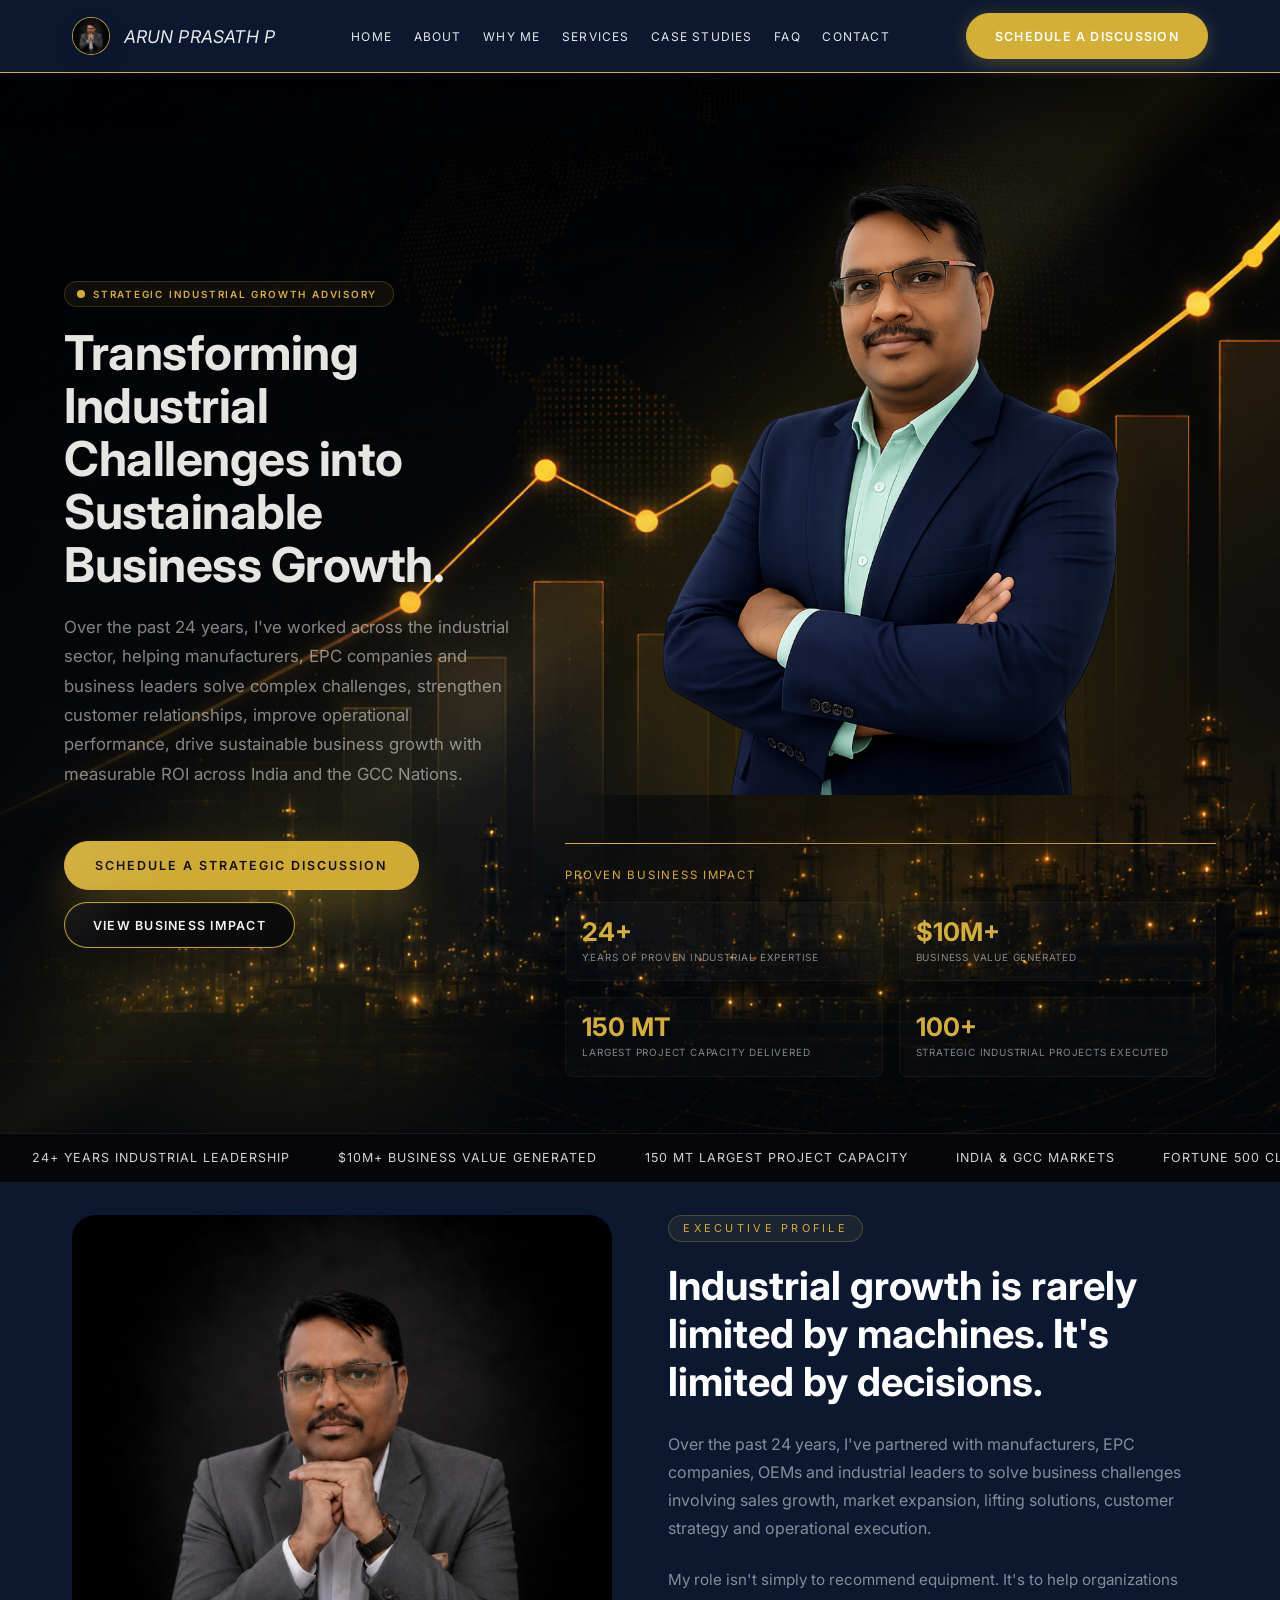
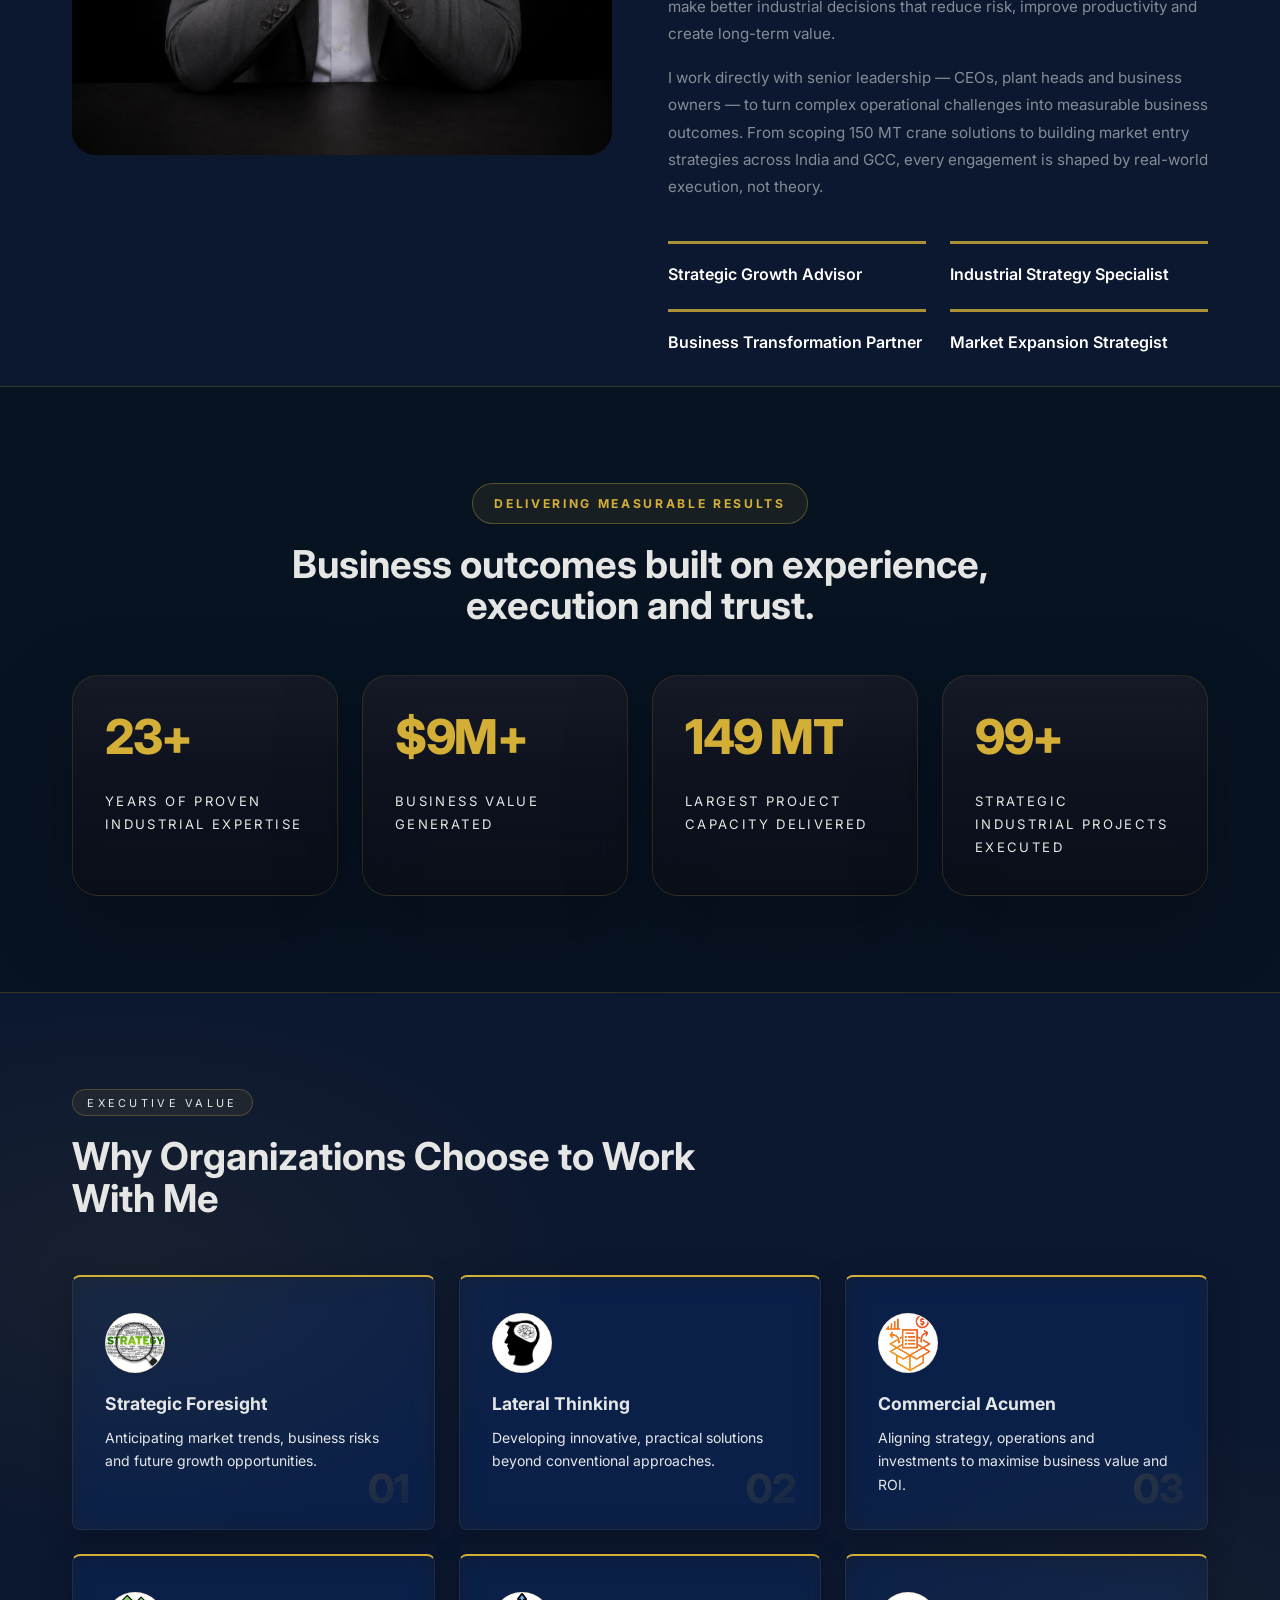
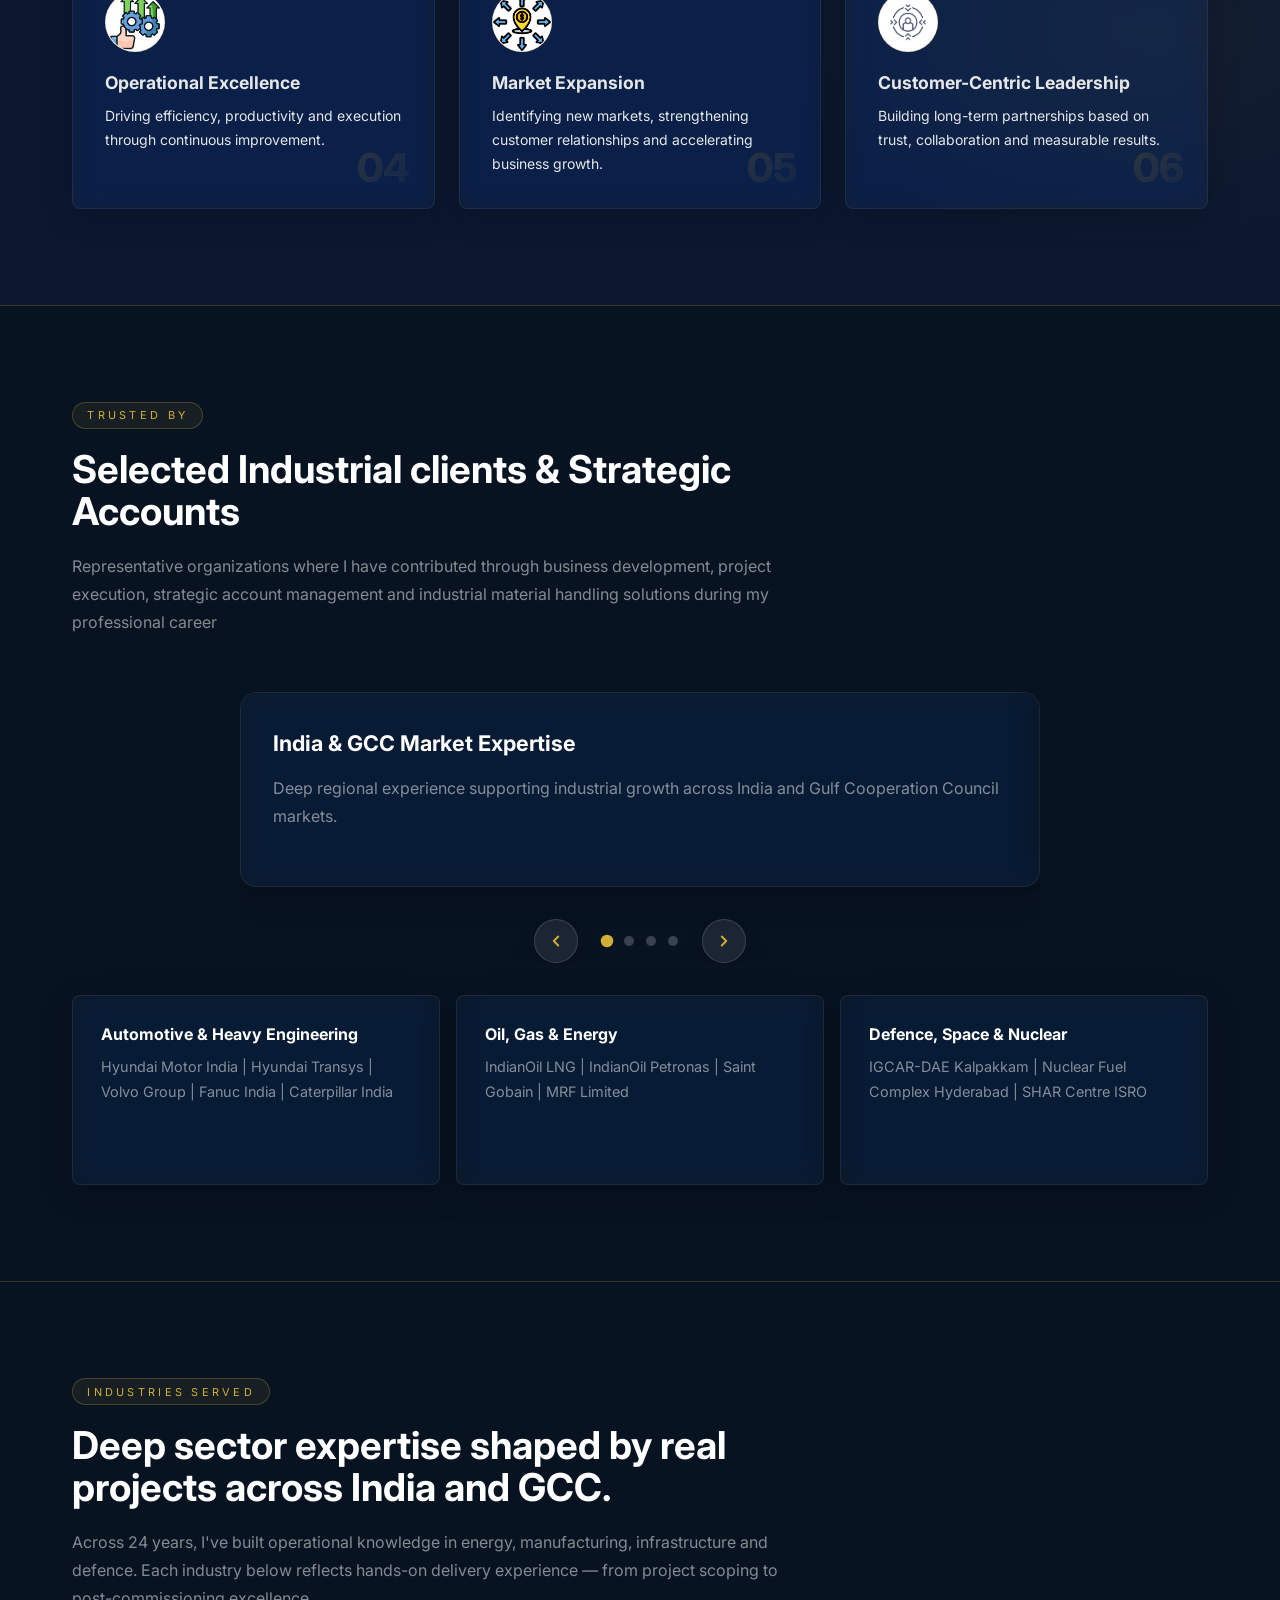
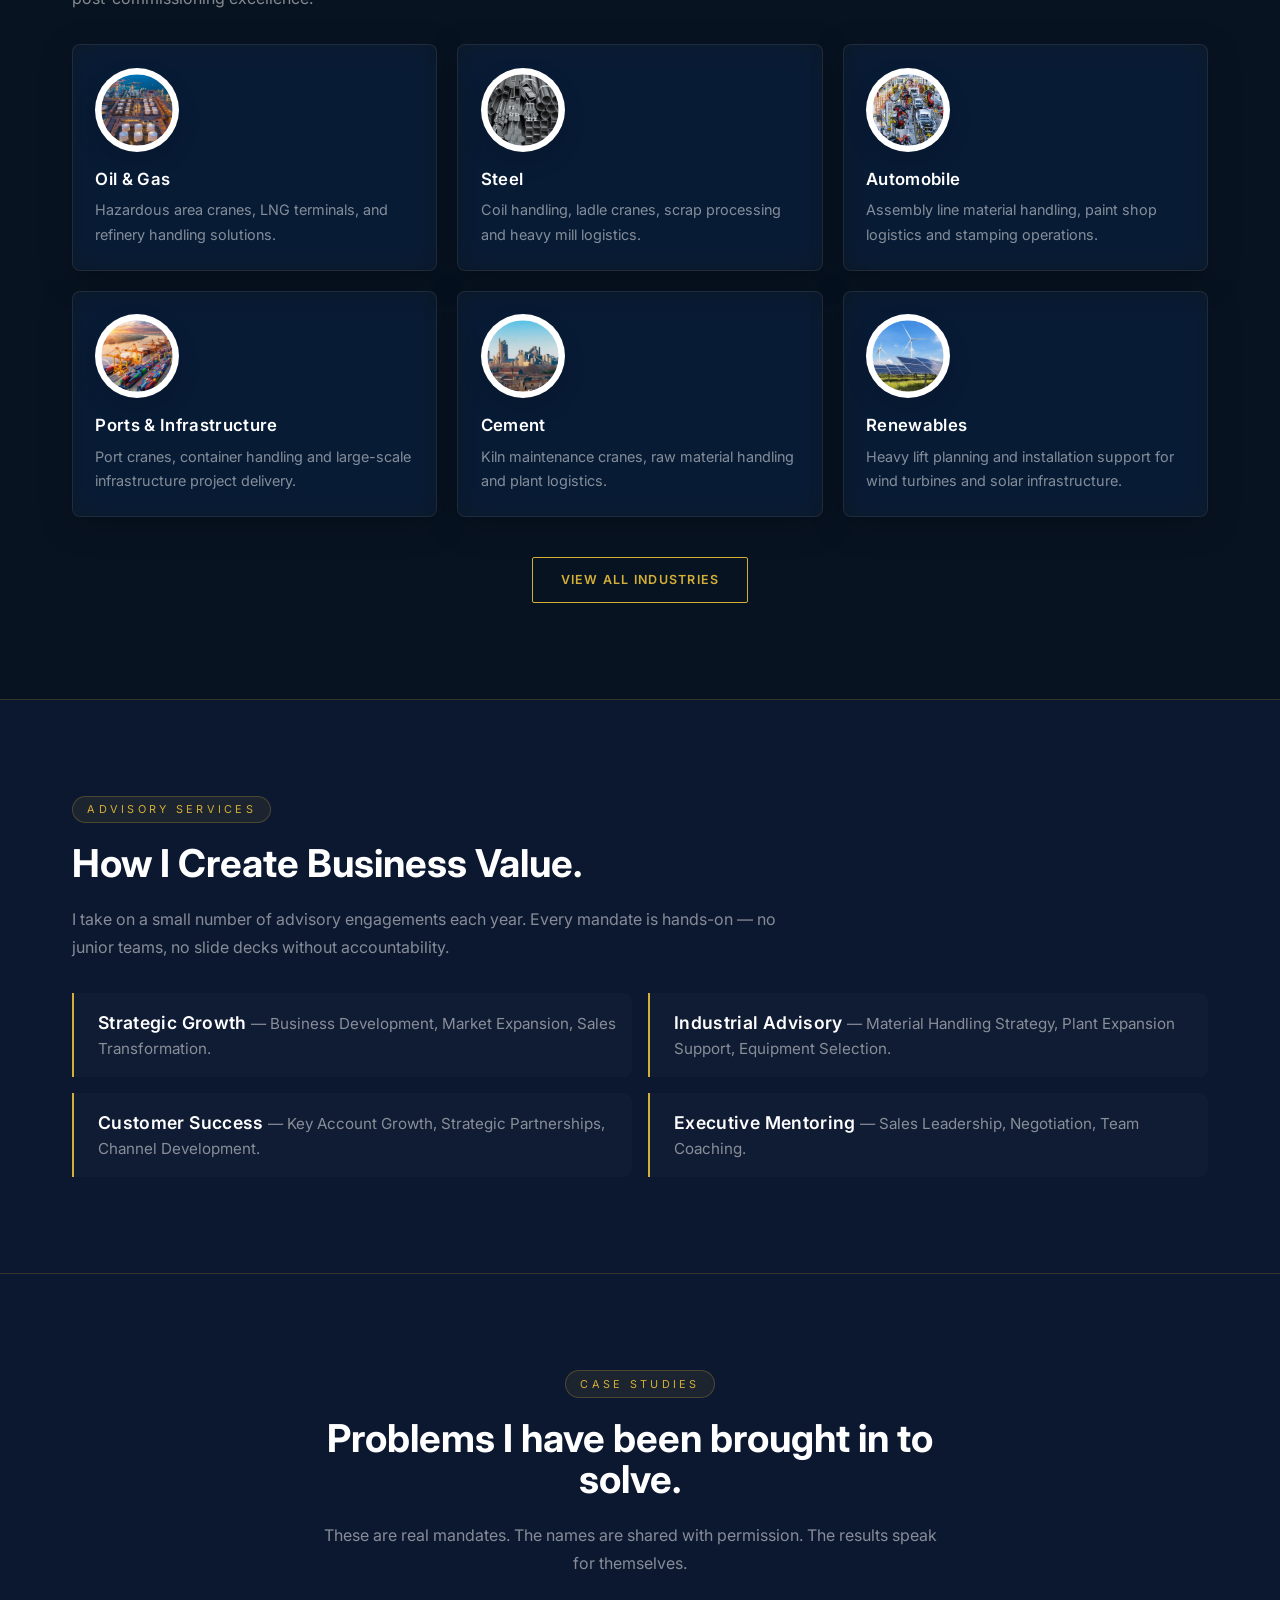
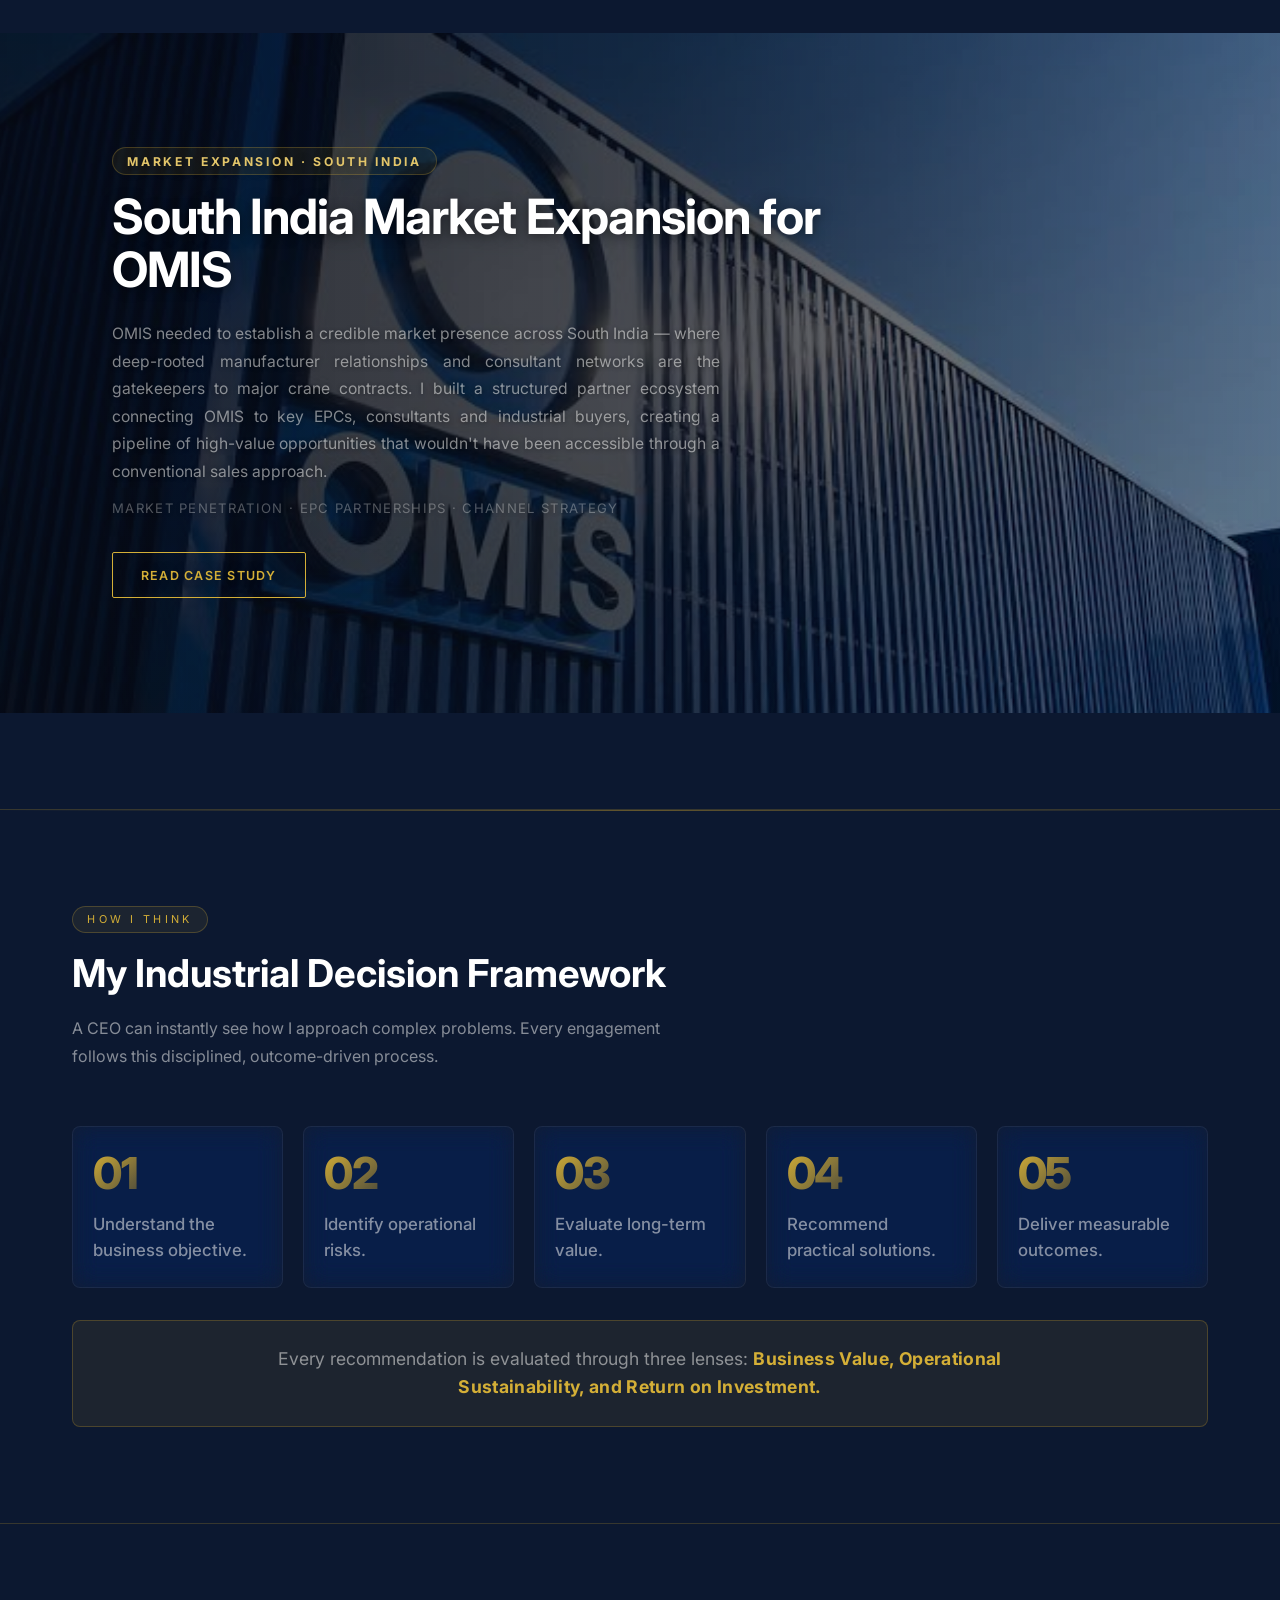
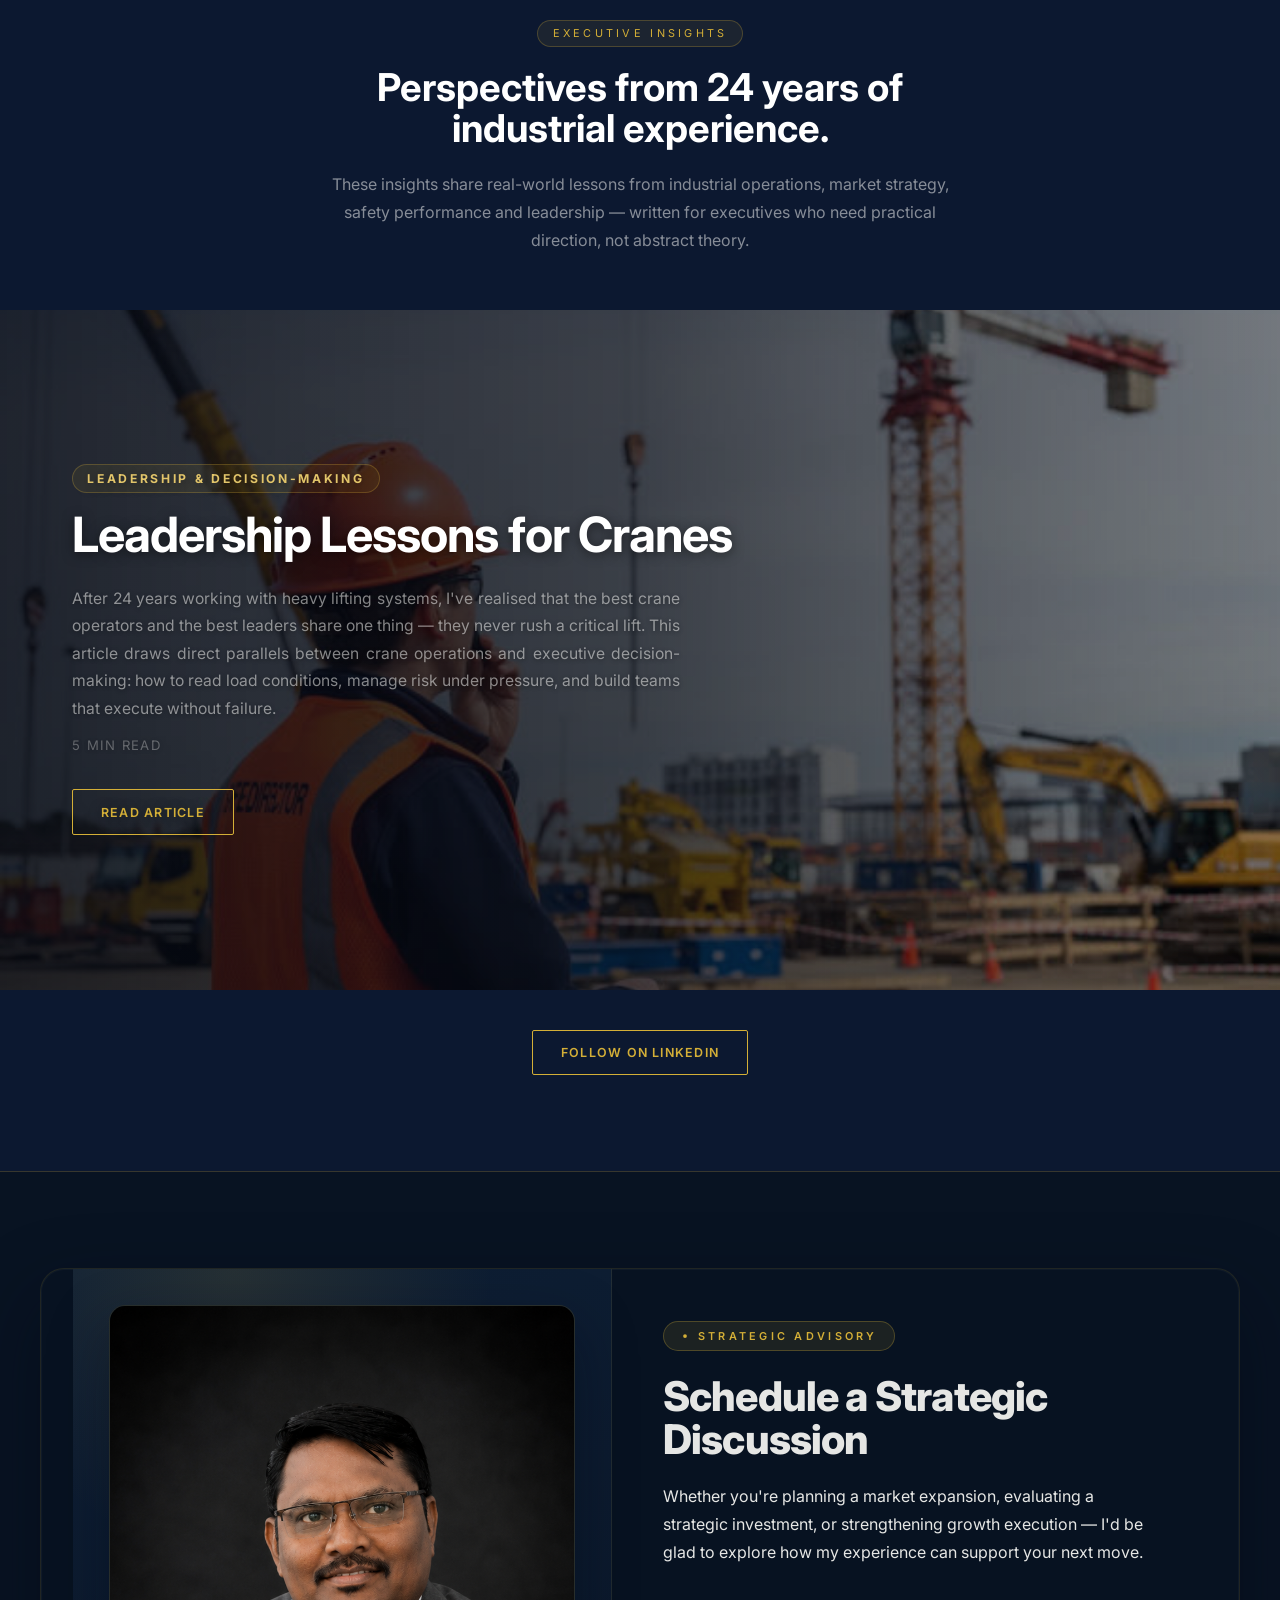
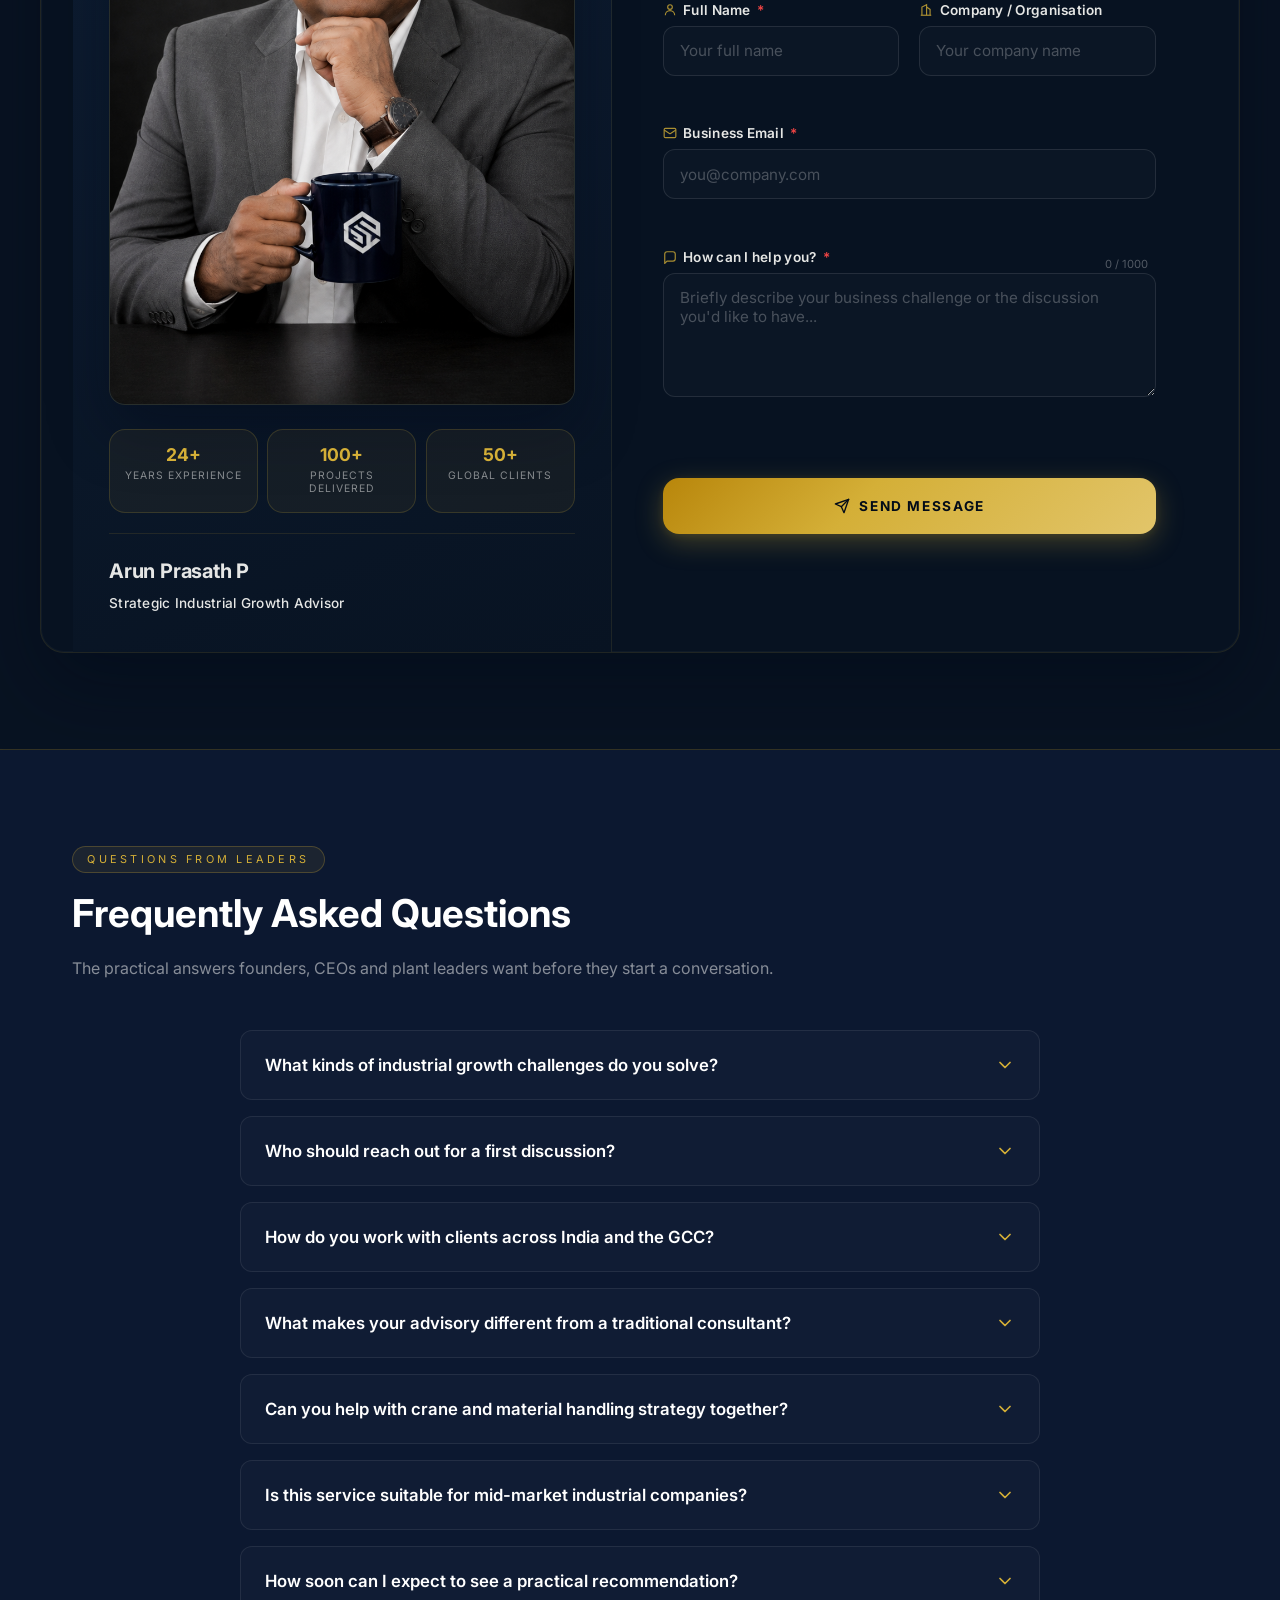
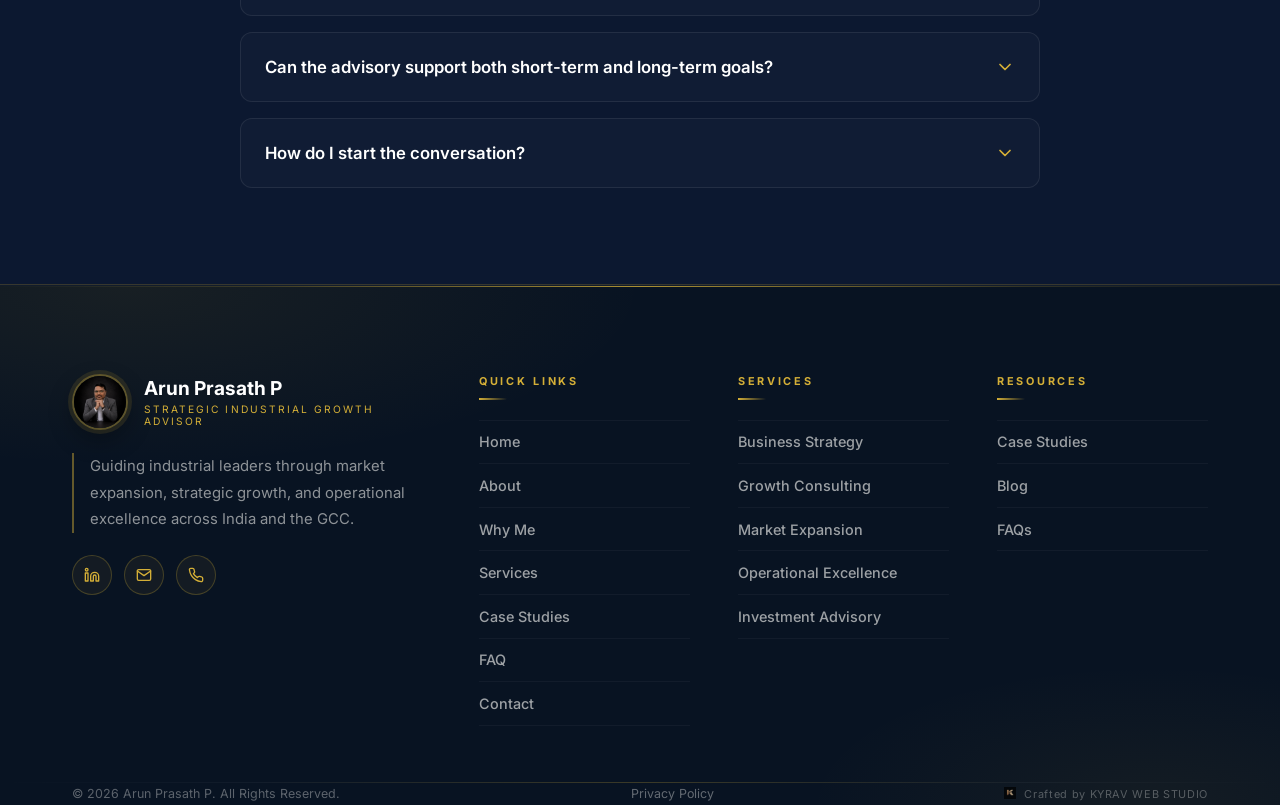
<file: index.html>
<!DOCTYPE html>
<html lang="en">

<head>
  <meta charset="UTF-8" />
  <meta name="viewport" content="width=device-width, initial-scale=1.0" />
  <title>Arun Prasath P | Industrial Growth Advisor for India & GCC</title>
  <meta name="description"
    content="Arun Prasath P is a strategic industrial growth advisor for CEOs, founders and executive teams across India and the GCC. He helps industrial clients with crane consulting, material handling strategy, market entry, business development and operational growth." />
  <meta name="keywords"
    content="industrial growth advisor, strategy growth advisor, CEO industrial advisor, founder industrial advisor, industrial consulting India, industrial consulting GCC, crane consultant India, material handling consultant, GCC market expansion advisor, India market entry advisor, business development consultant industrial, plant growth advisor, executive industrial advisor, heavy industry strategy consultant, manufacturing growth advisor, industrial operations advisor, strategic advisory for CEOs, B2B industrial consulting, supply chain strategy advisor, plant expansion advisor, industrial performance consultant, industrial advisory services, industrial client advisor, industrial advisor for founders, industrial strategy advisor GCC, industrial strategy advisor India, industrial executive advisor, industrial market growth consultant, industrial delivery advisor, industrial advisory firm, industrial project advisor, industrial business advisor, industrial growth consultant, crane safety advisor, material handling strategy advisor, industrial operations consultant, industrial expansion consultant, GCC industrial consultant, India industrial growth consultant, industrial advisory for CEOs, industrial advisory for founders, industrial growth strategy consultant, industrial market expansion consultant, industrial consulting services India, industrial consulting services GCC, industrial business strategy advisor, industrial transformation advisor, industrial optimization consultant, industrial leadership advisor, industrial growth advisor India, industrial growth advisor GCC, industrial growth advisor India GCC, industrial growth advisor for CEOs, strategy growth advisor India, strategy growth advisor GCC, strategy growth advisor India GCC, strategy growth advisor for CEOs, CEO industrial advisor India, CEO industrial advisor GCC, CEO industrial advisor India GCC, CEO industrial advisor for CEOs, founder industrial advisor India, founder industrial advisor GCC, founder industrial advisor India GCC, founder industrial advisor for CEOs, industrial consulting India India, industrial consulting India GCC, industrial consulting India India GCC, industrial consulting India for CEOs, industrial consulting GCC India, industrial consulting GCC GCC, industrial consulting GCC India GCC, industrial consulting GCC for CEOs, crane consultant India India, crane consultant India GCC, crane consultant India India GCC, crane consultant India for CEOs, material handling consultant India, material handling consultant GCC, material handling consultant India GCC, material handling consultant for CEOs, GCC market expansion advisor India, GCC market expansion advisor GCC, GCC market expansion advisor India GCC, GCC market expansion advisor for CEOs, India market entry advisor India, India market entry advisor GCC, India market entry advisor India GCC, India market entry advisor for CEOs, business development consultant industrial India, business development consultant industrial GCC, business development consultant industrial India GCC, business development consultant industrial for CEOs, plant growth advisor India, plant growth advisor GCC, plant growth advisor India GCC, plant growth advisor for CEOs, executive industrial advisor India, executive industrial advisor GCC, executive industrial advisor India GCC, executive industrial advisor for CEOs, heavy industry strategy consultant India, heavy industry strategy consultant GCC, heavy industry strategy consultant India GCC, heavy industry strategy consultant for CEOs, manufacturing growth advisor India, manufacturing growth advisor GCC, manufacturing growth advisor India GCC, manufacturing growth advisor for CEOs, industrial operations advisor India, industrial operations advisor GCC, industrial operations advisor India GCC, industrial operations advisor for CEOs, strategic advisory for CEOs India, strategic advisory for CEOs GCC, strategic advisory for CEOs India GCC, strategic advisory for CEOs for CEOs, B2B industrial consulting India, B2B industrial consulting GCC, B2B industrial consulting India GCC, B2B industrial consulting for CEOs, supply chain strategy advisor India, supply chain strategy advisor GCC, supply chain strategy advisor India GCC, supply chain strategy advisor for CEOs, plant expansion advisor India, plant expansion advisor GCC, plant expansion advisor India GCC, plant expansion advisor for CEOs, industrial performance consultant India, industrial performance consultant GCC, industrial performance consultant India GCC, industrial performance consultant for CEOs, industrial advisory services India, industrial advisory services GCC, industrial advisory services India GCC, industrial advisory services for CEOs, industrial client advisor India, industrial client advisor GCC, industrial client advisor India GCC, industrial client advisor for CEOs, industrial advisor for founders India, industrial advisor for founders GCC, industrial advisor for founders India GCC, industrial advisor for founders for CEOs, industrial strategy advisor GCC India, industrial strategy advisor GCC GCC, industrial strategy advisor GCC India GCC, industrial strategy advisor GCC for CEOs, industrial strategy advisor India India, industrial strategy advisor India GCC, industrial strategy advisor India India GCC, industrial strategy advisor India for CEOs, industrial executive advisor India, industrial executive advisor GCC, industrial executive advisor India GCC, industrial executive advisor for CEOs, industrial market growth consultant India, industrial market growth consultant GCC, industrial market growth consultant India GCC, industrial market growth consultant for CEOs, industrial delivery advisor India, industrial delivery advisor GCC, industrial delivery advisor India GCC, industrial delivery advisor for CEOs, industrial advisory firm India, industrial advisory firm GCC, industrial advisory firm India GCC, industrial advisory firm for CEOs, industrial project advisor India, industrial project advisor GCC, industrial project advisor India GCC, industrial project advisor for CEOs, industrial business advisor India, industrial business advisor GCC, industrial business advisor India GCC, industrial business advisor for CEOs, industrial growth consultant India, industrial growth consultant GCC, industrial growth consultant India GCC, industrial growth consultant for CEOs, crane safety advisor India, crane safety advisor GCC, crane safety advisor India GCC, crane safety advisor for CEOs, material handling strategy advisor India, material handling strategy advisor GCC, material handling strategy advisor India GCC, material handling strategy advisor for CEOs, industrial operations consultant India, industrial operations consultant GCC, industrial operations consultant India GCC, industrial operations consultant for CEOs, industrial expansion consultant India, industrial expansion consultant GCC, industrial expansion consultant India GCC, industrial expansion consultant for CEOs, GCC industrial consultant India, GCC industrial consultant GCC, GCC industrial consultant India GCC, GCC industrial consultant for CEOs, India industrial growth consultant India, India industrial growth consultant GCC, India industrial growth consultant India GCC, India industrial growth consultant for CEOs, industrial advisory for CEOs India, industrial advisory for CEOs GCC, industrial advisory for CEOs India GCC, industrial advisory for CEOs for CEOs, industrial advisory for founders India, industrial advisory for founders GCC, industrial advisory for founders India GCC, industrial advisory for founders for CEOs, industrial growth strategy consultant India, industrial growth strategy consultant GCC, industrial growth strategy consultant India GCC, industrial growth strategy consultant for CEOs, industrial market expansion consultant India, industrial market expansion consultant GCC, industrial market expansion consultant India GCC, industrial market expansion consultant for CEOs, industrial consulting services India India, industrial consulting services India GCC, industrial consulting services India India GCC, industrial consulting services India for CEOs, industrial consulting services GCC India, industrial consulting services GCC GCC, industrial consulting services GCC India GCC, industrial consulting services GCC for CEOs, industrial business strategy advisor India, industrial business strategy advisor GCC, industrial business strategy advisor India GCC, industrial business strategy advisor for CEOs, industrial transformation advisor India, industrial transformation advisor GCC, industrial transformation advisor India GCC, industrial transformation advisor for CEOs, industrial optimization consultant India, industrial optimization consultant GCC, industrial optimization consultant India GCC, industrial optimization consultant for CEOs, industrial leadership advisor India, industrial leadership advisor GCC, industrial leadership advisor India GCC, industrial leadership advisor for CEOs, industrial growth advisor for founders, industrial growth advisor for executives, industrial growth advisor for industrial leaders, strategy growth advisor for founders, strategy growth advisor for executives, strategy growth advisor for industrial leaders, CEO industrial advisor for founders, CEO industrial advisor for executives, CEO industrial advisor for industrial leaders, founder industrial advisor for founders, founder industrial advisor for executives, founder industrial advisor for industrial leaders, industrial consulting India for founders, industrial consulting India for executives, industrial consulting India for industrial leaders, industrial consulting GCC for founders, industrial consulting GCC for executives, industrial consulting GCC for industrial leaders, crane consultant India for founders, crane consultant India for executives, crane consultant India for industrial leaders, material handling consultant for founders, material handling consultant for executives, material handling consultant for industrial leaders, GCC market expansion advisor for founders, GCC market expansion advisor for executives, GCC market expansion advisor for industrial leaders, India market entry advisor for founders, India market entry advisor for executives, India market entry advisor for industrial leaders, business development consultant industrial for founders, business development consultant industrial for executives, business development consultant industrial for industrial leaders, plant growth advisor for founders, plant growth advisor for executives, plant growth advisor for industrial leaders, executive industrial advisor for founders, executive industrial advisor for executives, executive industrial advisor for industrial leaders, heavy industry strategy consultant for founders, heavy industry strategy consultant for executives, heavy industry strategy consultant for industrial leaders, manufacturing growth advisor for founders, manufacturing growth advisor for executives, manufacturing growth advisor for industrial leaders, industrial operations advisor for founders, industrial operations advisor for executives, industrial operations advisor for industrial leaders, strategic advisory for CEOs for founders, strategic advisory for CEOs for executives, strategic advisory for CEOs for industrial leaders, B2B industrial consulting for founders, B2B industrial consulting for executives, B2B industrial consulting for industrial leaders, supply chain strategy advisor for founders, supply chain strategy advisor for executives, supply chain strategy advisor for industrial leaders, plant expansion advisor for founders, plant expansion advisor for executives, plant expansion advisor for industrial leaders, industrial performance consultant for founders, industrial performance consultant for executives, industrial performance consultant for industrial leaders, industrial advisory services for founders, industrial advisory services for executives, industrial advisory services for industrial leaders, industrial client advisor for founders, industrial client advisor for executives, industrial client advisor for industrial leaders, industrial advisor for founders for founders, industrial advisor for founders for executives, industrial advisor for founders for industrial leaders, industrial strategy advisor GCC for founders, industrial strategy advisor GCC for executives, industrial strategy advisor GCC for industrial leaders, industrial risk advisor, industrial capability advisor, industrial planning consultant, industrial operations strategy, industrial delivery strategy, industrial performance improvement, industrial growth plan, industrial revenue growth advisor, industrial growth planning consultant, industrial expansion advisor India, industrial expansion advisor GCC, industrial execution consultant, industrial execution advisor, industrial capability growth advisor, industrial market strategy advisor, industrial commercial advisor, industrial project delivery consultant, industrial transformation consultant, industrial supply chain advisor, industrial procurement advisor, industrial asset performance advisor, industrial capacity advisor, industrial productivity consultant, industrial efficiency advisor, industrial strategy 1, industrial advisor 1, industrial consultant 1, industrial consulting 1, industrial advisor India 1, industrial advisor GCC 1, industrial consultant India 1, industrial consultant GCC 1, industrial strategy India 1, industrial strategy GCC 1, crane strategy 2, crane advisor 2, crane consultant 2, crane consulting 2, crane advisor India 2, crane advisor GCC 2, crane consultant India 2, crane consultant GCC 2, crane strategy India 2, crane strategy GCC 2, material handling strategy 3, material handling advisor 3, material handling consultant 3, material handling consulting 3, material handling advisor India 3, material handling advisor GCC 3, material handling consultant India 3, material handling consultant GCC 3, material handling strategy India 3, material handling strategy GCC 3, manufacturing strategy 4, manufacturing advisor 4, manufacturing consultant 4, manufacturing consulting 4, manufacturing advisor India 4, manufacturing advisor GCC 4, manufacturing consultant India 4, manufacturing consultant GCC 4, manufacturing strategy India 4, manufacturing strategy GCC 4, supply chain strategy 5, supply chain advisor 5, supply chain consultant 5, supply chain consulting 5, supply chain advisor India 5, supply chain advisor GCC 5, supply chain consultant India 5, supply chain consultant GCC 5, supply chain strategy India 5, supply chain strategy GCC 5, plant strategy 6, plant advisor 6, plant consultant 6, plant consulting 6, plant advisor India 6, plant advisor GCC 6, plant consultant India 6, plant consultant GCC 6, plant strategy India 6, plant strategy GCC 6, operations strategy 7, operations advisor 7, operations consultant 7, operations consulting 7, operations advisor India 7, operations advisor GCC 7, operations consultant India 7, operations consultant GCC 7, operations strategy India 7, operations strategy GCC 7, growth strategy 8, growth advisor 8, growth consultant 8, growth consulting 8, growth advisor India 8, growth advisor GCC 8, growth consultant India 8, growth consultant GCC 8, growth strategy India 8, growth strategy GCC 8, market strategy 9, market advisor 9, market consultant 9, market consulting 9, market advisor India 9, market advisor GCC 9, market consultant India 9, market consultant GCC 9, market strategy India 9, market strategy GCC 9, business strategy 10, business advisor 10, business consultant 10, business consulting 10, business advisor India 10, business advisor GCC 10, business consultant India 10, business consultant GCC 10, business strategy India 10, business strategy GCC 10, advisory strategy 11, advisory advisor 11, advisory consultant 11, advisory consulting 11, advisory advisor India 11, advisory advisor GCC 11, advisory consultant India 11, advisory consultant GCC 11, advisory strategy India 11, advisory strategy GCC 11, industrial strategy 12, industrial advisor 12, industrial consultant 12, industrial consulting 12, industrial advisor India 12, industrial advisor GCC 12, industrial consultant India 12, industrial consultant GCC 12, industrial strategy India 12, industrial strategy GCC 12, crane strategy 13, crane advisor 13, crane consultant 13, crane consulting 13, crane advisor India 13, crane advisor GCC 13, crane consultant India 13, crane consultant GCC 13, crane strategy India 13, crane strategy GCC 13, material handling strategy 14, material handling advisor 14, material handling consultant 14, material handling consulting 14, material handling advisor India 14, material handling advisor GCC 14, material handling consultant India 14, material handling consultant GCC 14, material handling strategy India 14, material handling strategy GCC 14, manufacturing strategy 15, manufacturing advisor 15, manufacturing consultant 15, manufacturing consulting 15, manufacturing advisor India 15, manufacturing advisor GCC 15, manufacturing consultant India 15, manufacturing consultant GCC 15, manufacturing strategy India 15, manufacturing strategy GCC 15, supply chain strategy 16, supply chain advisor 16, supply chain consultant 16, supply chain consulting 16, supply chain advisor India 16, supply chain advisor GCC 16, supply chain consultant India 16, supply chain consultant GCC 16, supply chain strategy India 16, supply chain strategy GCC 16, plant strategy 17, plant advisor 17, plant consultant 17, plant consulting 17, plant advisor India 17, plant advisor GCC 17, plant consultant India 17, plant consultant GCC 17, plant strategy India 17, plant strategy GCC 17, operations strategy 18, operations advisor 18, operations consultant 18, operations consulting 18, operations advisor India 18, operations advisor GCC 18, operations consultant India 18, operations consultant GCC 18, operations strategy India 18, operations strategy GCC 18, growth strategy 19, growth advisor 19, growth consultant 19, growth consulting 19, growth advisor India 19, growth advisor GCC 19, growth consultant India 19, growth consultant GCC 19, growth strategy India 19, growth strategy GCC 19, market strategy 20, market advisor 20, market consultant 20, market consulting 20, market advisor India 20, market advisor GCC 20, market consultant India 20, market consultant GCC 20, market strategy India 20, market strategy GCC 20, business strategy 21, business advisor 21, business consultant 21, business consulting 21, business advisor India 21, business advisor GCC 21, business consultant India 21, business consultant GCC 21, business strategy India 21, business strategy GCC 21, advisory strategy 22, advisory advisor 22, advisory consultant 22, advisory consulting 22, advisory advisor India 22, advisory advisor GCC 22, advisory consultant India 22, advisory consultant GCC 22, advisory strategy India 22, advisory strategy GCC 22, industrial strategy 23, industrial advisor 23, industrial consultant 23, industrial consulting 23, industrial advisor India 23, industrial advisor GCC 23, industrial consultant India 23, industrial consultant GCC 23, industrial strategy India 23, industrial strategy GCC 23, crane strategy 24, crane advisor 24, crane consultant 24, crane consulting 24, crane advisor India 24, crane advisor GCC 24, crane consultant India 24, crane consultant GCC 24, crane strategy India 24, crane strategy GCC 24, material handling strategy 25, material handling advisor 25, material handling consultant 25, material handling consulting 25, material handling advisor India 25, material handling advisor GCC 25, material handling consultant India 25, material handling consultant GCC 25, material handling strategy India 25, material handling strategy GCC 25, manufacturing strategy 26, manufacturing advisor 26, manufacturing consultant 26, manufacturing consulting 26, manufacturing advisor India 26, manufacturing advisor GCC 26, manufacturing consultant India 26, manufacturing consultant GCC 26, manufacturing strategy India 26, manufacturing strategy GCC 26, supply chain strategy 27, supply chain advisor 27, supply chain consultant 27, supply chain consulting 27, supply chain advisor India 27, supply chain advisor GCC 27, supply chain consultant India 27, supply chain consultant GCC 27, supply chain strategy India 27, supply chain strategy GCC 27, plant strategy 28, plant advisor 28, plant consultant 28, plant consulting 28, plant advisor India 28, plant advisor GCC 28, plant consultant India 28, plant consultant GCC 28, plant strategy India 28, plant strategy GCC 28, operations strategy 29, operations advisor 29, operations consultant 29, operations consulting 29, operations advisor India 29, operations advisor GCC 29, operations consultant India 29, operations consultant GCC 29, operations strategy India 29, operations strategy GCC 29, growth strategy 30, growth advisor 30, growth consultant 30, growth consulting 30, growth advisor India 30, growth advisor GCC 30, growth consultant India 30, growth consultant GCC 30, growth strategy India 30, growth strategy GCC 30, market strategy 31, market advisor 31, market consultant 31, market consulting 31, market advisor India 31, market advisor GCC 31, market consultant India 31, market consultant GCC 31, market strategy India 31, market strategy GCC 31, business strategy 32, business advisor 32, business consultant 32, business consulting 32, business advisor India 32, business advisor GCC 32, business consultant India 32, business consultant GCC 32, business strategy India 32, business strategy GCC 32, advisory strategy 33, advisory advisor 33, advisory consultant 33, advisory consulting 33, advisory advisor India 33, advisory advisor GCC 33, advisory consultant India 33, advisory consultant GCC 33, advisory strategy India 33, advisory strategy GCC 33, industrial strategy 34, industrial advisor 34, industrial consultant 34, industrial consulting 34, industrial advisor India 34, industrial advisor GCC 34, industrial consultant India 34, industrial consultant GCC 34, industrial strategy India 34, industrial strategy GCC 34, crane strategy 35, crane advisor 35, crane consultant 35, crane consulting 35, crane advisor India 35, crane advisor GCC 35, crane consultant India 35, crane consultant GCC 35, crane strategy India 35, crane strategy GCC 35, material handling strategy 36, material handling advisor 36, material handling consultant 36, material handling consulting 36, material handling advisor India 36, material handling advisor GCC 36, material handling consultant India 36, material handling consultant GCC 36, material handling strategy India 36, material handling strategy GCC 36, manufacturing strategy 37, manufacturing advisor 37, manufacturing consultant 37, manufacturing consulting 37, manufacturing advisor India 37, manufacturing advisor GCC 37, manufacturing consultant India 37, manufacturing consultant GCC 37, manufacturing strategy India 37, manufacturing strategy GCC 37, supply chain strategy 38, supply chain advisor 38, supply chain consultant 38, supply chain consulting 38, supply chain advisor India 38, supply chain advisor GCC 38, supply chain consultant India 38, supply chain consultant GCC 38, supply chain strategy India 38, supply chain strategy GCC 38, plant strategy 39, plant advisor 39, plant consultant 39, plant consulting 39, plant advisor India 39, plant advisor GCC 39, plant consultant India 39, plant consultant GCC 39, plant strategy India 39, plant strategy GCC 39, operations strategy 40, operations advisor 40, operations consultant 40, operations consulting 40, operations advisor India 40, operations advisor GCC 40, operations consultant India 40, operations consultant GCC 40, operations strategy India 40, operations strategy GCC 40, growth strategy 41, growth advisor 41, growth consultant 41, growth consulting 41, growth advisor India 41, growth advisor GCC 41, growth consultant India 41, growth consultant GCC 41, growth strategy India 41, growth strategy GCC 41, market strategy 42, market advisor 42, market consultant 42, market consulting 42, market advisor India 42, market advisor GCC 42, market consultant India 42, market consultant GCC 42, market strategy India 42, market strategy GCC 42, business strategy 43, business advisor 43, business consultant 43, business consulting 43, business advisor India 43, business advisor GCC 43, business consultant India 43, business consultant GCC 43, business strategy India 43, business strategy GCC 43, advisory strategy 44, advisory advisor 44, advisory consultant 44, advisory consulting 44, advisory advisor India 44, advisory advisor GCC 44, advisory consultant India 44, advisory consultant GCC 44, advisory strategy India 44, advisory strategy GCC 44, industrial strategy 45, industrial advisor 45, industrial consultant 45, industrial consulting 45, industrial advisor India 45, industrial advisor GCC 45, industrial consultant India 45, industrial consultant GCC 45, industrial strategy India 45, industrial strategy GCC 45, crane strategy 46, crane advisor 46, crane consultant 46, crane consulting 46, crane advisor India 46, crane advisor GCC 46, crane consultant India 46, crane consultant GCC 46, crane strategy India 46, crane strategy GCC 46, material handling strategy 47, material handling advisor 47, material handling consultant 47, material handling consulting 47, material handling advisor India 47, material handling advisor GCC 47, material handling consultant India 47, material handling consultant GCC 47, material handling strategy India 47, material handling strategy GCC 47, manufacturing strategy 48, manufacturing advisor 48, manufacturing consultant 48, manufacturing consulting 48, manufacturing advisor India 48, manufacturing advisor GCC 48, manufacturing consultant India 48, manufacturing consultant GCC 48, manufacturing strategy India 48, manufacturing strategy GCC 48, supply chain strategy 49, supply chain advisor 49, supply chain consultant 49, supply chain consulting 49, supply chain advisor India 49, supply chain advisor GCC 49, supply chain consultant India 49, supply chain consultant GCC 49, supply chain strategy India 49, supply chain strategy GCC 49, plant strategy 50, plant advisor 50, plant consultant 50, plant consulting 50, plant advisor India 50, plant advisor GCC 50, plant consultant India 50, plant consultant GCC 50, plant strategy India 50, plant strategy GCC 50, operations strategy 51, operations advisor 51, operations consultant 51, operations consulting 51, operations advisor India 51, operations advisor GCC 51, operations consultant India 51, operations consultant GCC 51, operations strategy India 51, operations strategy GCC 51, growth strategy 52, growth advisor 52, growth consultant 52, growth consulting 52, growth advisor India 52, growth advisor GCC 52, growth consultant India 52, growth consultant GCC 52, growth strategy India 52, growth strategy GCC 52, market strategy 53, market advisor 53, market consultant 53, market consulting 53, market advisor India 53, market advisor GCC 53, market consultant India 53, market consultant GCC 53, market strategy India 53, market strategy GCC 53, business strategy 54, business advisor 54, business consultant 54, business consulting 54, business advisor India 54, business advisor GCC 54, business consultant India 54, business consultant GCC 54, business strategy India 54, business strategy GCC 54, advisory strategy 55, advisory advisor 55, advisory consultant 55, advisory consulting 55, advisory advisor India 55, advisory advisor GCC 55, advisory consultant India 55, advisory consultant GCC 55, advisory strategy India 55, advisory strategy GCC 55, industrial strategy 56, industrial advisor 56, industrial consultant 56, industrial consulting 56, industrial advisor India 56, industrial advisor GCC 56, industrial consultant India 56, industrial consultant GCC 56, industrial strategy India 56, industrial strategy GCC 56, crane strategy 57, crane advisor 57, crane consultant 57, crane consulting 57, crane advisor India 57, crane advisor GCC 57, crane consultant India 57, crane consultant GCC 57, crane strategy India 57, crane strategy GCC 57, material handling strategy 58, material handling advisor 58, material handling consultant 58, material handling consulting 58, material handling advisor India 58, material handling advisor GCC 58, material handling consultant India 58, material handling consultant GCC 58, material handling strategy India 58, material handling strategy GCC 58, manufacturing strategy 59, manufacturing advisor 59, manufacturing consultant 59, manufacturing consulting 59, manufacturing advisor India 59, manufacturing advisor GCC 59, manufacturing consultant India 59, manufacturing consultant GCC 59, manufacturing strategy India 59, manufacturing strategy GCC 59, supply chain strategy 60, supply chain advisor 60, supply chain consultant 60, supply chain consulting 60, supply chain advisor India 60, supply chain advisor GCC 60, supply chain consultant India 60, supply chain consultant GCC 60, supply chain strategy India 60, supply chain strategy GCC 60, plant strategy 61, plant advisor 61, plant consultant 61, plant consulting 61, plant advisor India 61, plant advisor GCC 61, plant consultant India 61, plant consultant GCC 61, plant strategy India 61, plant strategy GCC 61, operations strategy 62, operations advisor 62, operations consultant 62, operations consulting 62, operations advisor India 62, operations advisor GCC 62, operations consultant India 62, operations consultant GCC 62, operations strategy India 62, operations strategy GCC 62, growth strategy 63, growth advisor 63, growth consultant 63, growth consulting 63, growth advisor India 63, growth advisor GCC 63, growth consultant India 63, growth consultant GCC 63, growth strategy India 63, growth strategy GCC 63, market strategy 64, market advisor 64, market consultant 64, market consulting 64, market advisor India 64, market advisor GCC 64, market consultant India 64, market consultant GCC 64, market strategy India 64, market strategy GCC 64, business strategy 65, business advisor 65, business consultant 65, business consulting 65, business advisor India 65, business advisor GCC 65, business consultant India 65, business consultant GCC 65, business strategy India 65, business strategy GCC 65, advisory strategy 66, advisory advisor 66, advisory consultant 66, advisory consulting 66, advisory advisor India 66, advisory advisor GCC 66" />
  <meta name="robots" content="index, follow, max-image-preview:large, max-snippet:-1, max-video-preview:-1" />
  <link rel="canonical" href="https://arunprasathp.in/" />
  <link rel="preload" as="image" fetchpriority="high" href="assets/images/arun-prasath-hero.png" />

  <!-- Open Graph -->
  <meta property="og:title" content="Arun Prasath P | Industrial Growth Advisor for India & GCC" />
  <meta property="og:description"
    content="Arun Prasath P advises industrial leaders across India and the GCC on crane consulting, material handling strategy, market expansion, business development and plant growth." />
  <meta property="og:type" content="website" />
  <meta property="og:url" content="https://arunprasathp.in/" />
  <meta property="og:image" content="https://arunprasathp.in/assets/images/og-image.svg" />
  <meta property="og:site_name" content="Arun Prasath P" />
  <meta property="og:locale" content="en_IN" />

  <!-- Twitter Card -->
  <meta name="twitter:card" content="summary_large_image" />
  <meta name="twitter:title" content="Arun Prasath P | Industrial Growth Advisor for India & GCC" />
  <meta name="twitter:description"
    content="Industrial growth advisory for crane, material handling, market entry and business development across India and the GCC." />
  <meta name="twitter:image" content="https://arunprasathp.in/assets/images/og-image.svg" />

  <!-- JSON-LD Structured Data -->
  <script type="application/ld+json">
  {
    "@context": "https://schema.org",
    "@type": "Person",
    "name": "Arun Prasath P",
    "jobTitle": "Strategic Industrial Growth Advisor",
    "url": "https://arunprasathp.in/",
    "description": "Industrial growth advisor helping CEOs, plant heads and business owners improve market expansion, crane consulting, material handling strategy and operational growth across India and the GCC.",
    "sameAs": [
      "https://www.linkedin.com/in/arun-prasath-p-pap-3214b1165/"
    ],
    "knowsAbout": ["Industrial Growth Advisory", "Material Handling", "Business Development", "Market Expansion", "Crane Engineering", "Sales Strategy", "Plant Expansion"],
    "address": {
      "@type": "PostalAddress",
      "addressCountry": "IN"
    }
  }
  </script>
  <script type="application/ld+json">
  {
    "@context": "https://schema.org",
    "@type": ["ProfessionalService", "Organization"],
    "name": "Arun Prasath P",
    "url": "https://arunprasathp.in/",
    "logo": "https://arunprasathp.in/assets/images/logo/arun-prasath-logo-square.svg",
    "telephone": "+91-9894400663",
    "email": "arun.papiis@gmail.com",
    "description": "Strategic advisory for industrial growth, crane consulting, material handling strategy and market entry across India and the GCC.",
    "areaServed": [
      { "@type": "Country", "name": "India" },
      { "@type": "Country", "name": "United Arab Emirates" },
      { "@type": "Country", "name": "Saudi Arabia" },
      { "@type": "Country", "name": "Qatar" },
      { "@type": "Country", "name": "Oman" },
      { "@type": "Country", "name": "Bahrain" }
    ],
    "sameAs": ["https://www.linkedin.com/in/arun-prasath-p-pap-3214b1165/"]
  }
  </script>
  <script type="application/ld+json">
  {
    "@context": "https://schema.org",
    "@type": "FAQPage",
    "mainEntity": [
      {
        "@type": "Question",
        "name": "What kinds of industrial growth challenges do you solve?",
        "acceptedAnswer": {
          "@type": "Answer",
          "text": "I help businesses turn complex industrial problems into practical growth plans — from market expansion and channel strategy to crane consulting, material handling and operational execution."
        }
      },
      {
        "@type": "Question",
        "name": "Who should reach out for a first discussion?",
        "acceptedAnswer": {
          "@type": "Answer",
          "text": "CEOs, founders, operations heads and industrial project leaders who need clear, execution-ready advice for growth in India, the GCC and regional manufacturing markets."
        }
      },
      {
        "@type": "Question",
        "name": "How do you work with clients across India and the GCC?",
        "acceptedAnswer": {
          "@type": "Answer",
          "text": "I combine local industry experience with regional growth insight so the advice fits both India and GCC markets. The focus is on practical execution, not just ideas."
        }
      },
      {
        "@type": "Question",
        "name": "What makes your advisory different from a traditional consultant?",
        "acceptedAnswer": {
          "@type": "Answer",
          "text": "My work is grounded in real industrial delivery and leadership experience. I focus on what can actually be implemented in the plant, the field and the sales channel."
        }
      },
      {
        "@type": "Question",
        "name": "Can you help with crane and material handling strategy together?",
        "acceptedAnswer": {
          "@type": "Answer",
          "text": "Yes — I work across equipment, process and commercial strategy so crane, material handling and growth plans are aligned with business objectives and risk management."
        }
      },
      {
        "@type": "Question",
        "name": "Is this service suitable for mid-market industrial companies?",
        "acceptedAnswer": {
          "@type": "Answer",
          "text": "Absolutely. The strongest engagements are often with mid-market companies that want to grow strategically without losing control of execution or capital discipline."
        }
      },
      {
        "@type": "Question",
        "name": "How soon can I expect to see a practical recommendation?",
        "acceptedAnswer": {
          "@type": "Answer",
          "text": "The first practical insights usually come from the initial assessment phase. That means early clarity on the highest-priority issues and a simple path to action."
        }
      },
      {
        "@type": "Question",
        "name": "Can the advisory support both short-term and long-term goals?",
        "acceptedAnswer": {
          "@type": "Answer",
          "text": "Yes. I aim to balance quick wins with longer-term capability building so the business gains momentum now and keeps it later."
        }
      },
      {
        "@type": "Question",
        "name": "How do I start the conversation?",
        "acceptedAnswer": {
          "@type": "Answer",
          "text": "Use the contact form below or send a quick note via LinkedIn or email. I’ll respond with a short call to understand your priorities and suggest the best next step."
        }
      }
    ]
  }
  </script>

  <link rel="preconnect" href="https://fonts.googleapis.com" />
  <link rel="preconnect" href="https://fonts.gstatic.com" crossorigin />
  <link rel="stylesheet"
    href="https://fonts.googleapis.com/css2?family=Inter:wght@400;500;600;700;800&family=Manrope:wght@400;500;600;700;800&family=Playfair+Display:wght@400;500;600;700;800&family=Space+Grotesk:wght@400;500;600;700&display=swap" />
  <link rel="stylesheet" href="https://unpkg.com/aos@2.3.4/dist/aos.css"
    integrity="sha384-/rJKQnzOkEo+daG0jMjU1IwwY9unxt1NBw3Ef2fmOJ3PW/TfAg2KXVoWwMZQZtw9" crossorigin="anonymous" />
  <link rel="stylesheet" href="assets/css/main.css" />
  <link rel="stylesheet" href="assets/css/typography.css" />
  <link rel="stylesheet" href="assets/css/components.css" />
  <link rel="stylesheet" href="assets/css/sections.css" />
  <link rel="stylesheet" href="assets/css/animations.css" />
  <link rel="stylesheet" href="assets/css/responsive.css" />
  <link rel="icon" type="image/png" sizes="16x16" href="assets/images/favicon-16.png" />
  <link rel="icon" type="image/png" sizes="32x32" href="assets/images/favicon-32.png" />
  <link rel="icon" type="image/png" sizes="48x48" href="assets/images/favicon-48.png" />
  <link rel="apple-touch-icon" sizes="180x180" href="assets/images/favicon-48.png" />
</head>

<body id="top">

  <a href="#main-content" class="skip-link">Skip to main content</a>
  <div class="preloader" id="preloader" aria-hidden="true">
    <div class="preloader-content">
      <div class="preloader-mark">
        <div class="preloader-ring-outer"></div>
        <div class="preloader-ring-inner"></div>
        <img class="preloader-mark-image" src="assets/images/ap-headshot.png" alt="AP monogram" width="56"
          height="56" />
      </div>
      <div class="preloader-brand">
        <span class="preloader-name">ARUN PRASATH P</span>
        <span class="preloader-sub">Strategic Industrial Growth Advisor</span>
      </div>
      <span class="preloader-tagline">Right solution. Right partner. Right impact.</span>
    </div>
  </div>
  <header class="site-header" id="top">
    <div class="site-nav container">
      <a href="#top" class="brand" aria-label="Arun Prasath P homepage">
        <div class="header-logo-mark">
          <img src="assets/images/ap-headshot.png" alt="AP monogram" />
        </div>
        <div class="brand-text">
          <span class="brand-name">ARUN PRASATH P</span>
        </div>
      </a>
      <nav class="nav-links" id="nav-links" aria-label="Primary navigation">
        <a href="#top">Home</a>
        <a href="#about">About</a>
        <a href="#why-me">Why Me</a>
        <a href="#services">Services</a>
        <a href="#case-studies">Case Studies</a>
        <a href="#faq">FAQ</a>
        <a href="#connect">Contact</a>
      </nav>
      <div class="nav-actions">
        <a class="button button-primary" href="#connect">Schedule a Discussion</a>
      </div>
      <button class="mobile-nav-toggle" id="mobile-nav-toggle" aria-expanded="false" aria-controls="nav-links">
        <span></span><span></span><span></span>
        <span class="sr-only">Open navigation menu</span>
      </button>
    </div>
  </header>

  <main id="main-content">
    <!-- ═══════════════════════════════════════════════════
         HERO SECTION
         ═══════════════════════════════════════════════════ -->
    <section class="hero-section" id="hero">
      <div class="hero-glow hero-glow-1" aria-hidden="true"></div>
      <div class="hero-glow hero-glow-2" aria-hidden="true"></div>
      <div class="hero-grid container">
        <div class="hero-copy" data-aos="fade-right" data-aos-duration="1000">
          <span class="eyebrow">Strategic Industrial Growth Advisory</span>
          <h1>Transforming Industrial Challenges into Sustainable Business Growth.</h1>
          <p class="hero-text">Over the past 24 years, I've worked across the industrial sector, helping manufacturers,
            EPC companies and business leaders solve complex challenges, strengthen customer relationships, improve
            operational performance, drive sustainable business growth with measurable ROI across India and the GCC
            Nations.</p>
          <div class="hero-buttons">
            <a class="button button-primary" href="#connect">Schedule a Strategic Discussion</a>
            <a class="button button-secondary" href="#impact">View Business Impact</a>
          </div>
        </div>
        <div class="hero-visual" data-aos="fade-up" data-aos-duration="1000" data-aos-delay="150">
          <div class="hero-img-wrapper">
            <img src="assets/images/arun-prasath-hero.png" alt="Arun Prasath P — Strategic Industrial Growth Advisor"
              class="hero-img-full" width="560" height="700" loading="eager" decoding="async" fetchpriority="high"
              sizes="(max-width: 768px) 100vw, 560px" />
          </div>
          <div class="hero-stats-wrapper"
            style="border-top: 1px solid var(--color-accent); padding-top: 1.5rem; width: 100%; margin-top: 1rem;">
            <div
              style="font-family: var(--font-label); font-size: 0.72rem; letter-spacing: 0.15em; text-transform: uppercase; color: var(--color-accent); margin-bottom: 1.25rem;">
              Proven Business Impact</div>
            <div class="hero-stats" aria-label="Key metrics">
              <article class="hero-stat" data-target="24" data-suffix="+">
                <span class="hero-stat-value" data-count-up>24+</span>
                <span class="hero-stat-label">Years of Proven Industrial Expertise</span>
              </article>
              <article class="hero-stat" data-target="10" data-prefix="$" data-suffix="M+">
                <span class="hero-stat-value" data-count-up>$10M+</span>
                <span class="hero-stat-label">Business Value Generated</span>
              </article>
              <article class="hero-stat" data-target="150" data-suffix=" MT">
                <span class="hero-stat-value" data-count-up>150 MT</span>
                <span class="hero-stat-label">Largest Project Capacity Delivered</span>
              </article>
              <article class="hero-stat" data-target="100" data-suffix="+">
                <span class="hero-stat-value" data-count-up>100+</span>
                <span class="hero-stat-label">Strategic Industrial Projects Executed <!-- [VERIFY WITH ARUN] --></span>
              </article>
            </div>
          </div>
        </div>
      </div>
      <div class="hero-background" aria-hidden="true"></div>
      <div class="scroll-indicator">
        <span>Scroll to explore</span>
        <svg viewBox="0 0 24 24" width="20" height="20" fill="none" stroke="currentColor">
          <path d="M12 5v10M12 17v2M6 15l6 6 6-6" stroke-width="2" stroke-linecap="round" stroke-linejoin="round" />
        </svg>
      </div>
    </section>

    <!-- ═══════════════════════════════════════════════════
         TICKER STRIP
         ═══════════════════════════════════════════════════ -->
    <section class="ticker-strip" aria-label="Key metrics">
      <div class="ticker-wrapper">
        <div class="ticker-track">
          <span>24+ Years Industrial Leadership</span>
          <span>$10M+ Business Value Generated</span>
          <span>150 MT Largest Project Capacity</span>
          <span>India &amp; GCC Markets</span>
          <span>Fortune 500 Client Experience</span>
          <span>Trusted by Global Brands</span>
          <span>Safety-First Execution</span>
        </div>
        <div class="ticker-track" aria-hidden="true">
          <span>24+ Years Industrial Leadership</span>
          <span>$50M+ Business Delivered</span>
          <span>150 MT Project Experience</span>
          <span>India &amp; GCC Markets</span>
          <span>Fortune 500 Client Experience</span>
          <span>Trusted by Global Brands</span>
          <span>Safety-First Execution</span>
        </div>
      </div>
    </section>

    <!-- ═══════════════════════════════════════════════════
         EXECUTIVE PROFILE (About)
         ═══════════════════════════════════════════════════ -->
    <section class="section about-section" id="about">
      <div class="container about-layout">
        <div class="about-media" data-aos="fade-up">
          <div class="about-photo-shell">
            <div class="photo-card">
              <div class="photo-placeholder">
                <img src="assets/images/ap-headshot.png"
                  alt="Arun Prasath P — Strategic Industrial Growth Advisor headshot" width="500" height="625"
                  loading="lazy" decoding="async" />
              </div>
            </div>
          </div>
        </div>
        <div class="about-copy" data-aos="fade-up" data-aos-delay="100">
          <span class="section-eyebrow">Executive Profile</span>
          <h2>Industrial growth is rarely limited by machines. It's limited by decisions.</h2>
          <p class="section-intro">Over the past 24 years, I've partnered with manufacturers, EPC companies, OEMs and
            industrial leaders to solve business challenges involving sales growth, market expansion, lifting solutions,
            customer strategy and operational execution.</p>
          <div class="about-detail-copy">
            <p>My role isn't simply to recommend equipment. It's to help organizations make better industrial decisions
              that reduce risk, improve productivity and create long-term value.</p>
            <p>I work directly with senior leadership — CEOs, plant heads and business owners — to turn complex
              operational challenges into measurable business outcomes. From scoping 150 MT crane solutions to building
              market entry strategies across India and GCC, every engagement is shaped by real-world execution, not
              theory.</p>
          </div>
          <div class="about-role-grid">
            <article class="about-role-card">
              <h3>Strategic Growth Advisor</h3>
            </article>
            <article class="about-role-card">
              <h3>Industrial Strategy Specialist</h3>
            </article>
            <article class="about-role-card">
              <h3>Business Transformation Partner</h3>
            </article>
            <article class="about-role-card">
              <h3>Market Expansion Strategist</h3>
            </article>
          </div>
        </div>
      </div>
    </section>

    <section class="impact-section dark-section" id="impact">
      <div class="container">
        <div class="section-header section-header-center" data-aos="fade-up">
          <span class="section-eyebrow">DELIVERING MEASURABLE RESULTS</span>
          <h2>Business outcomes built on experience, execution and trust.</h2>
        </div>
        <div class="impact-stats-grid" data-aos="fade-up" data-aos-duration="900">
          <article class="stat-card" data-target="24" data-suffix="+" data-aos="fade-up" data-aos-duration="900">
            <span class="stat-value" data-count-up>24+</span>
            <p class="stat-desc">Years of Proven Industrial Expertise</p>
          </article>
          <article class="stat-card" data-target="10" data-prefix="$" data-suffix="M+" data-aos="fade-up"
            data-aos-duration="900" data-aos-delay="100">
            <span class="stat-value" data-count-up>$10M+</span>
            <p class="stat-desc">Business Value Generated</p>
          </article>
          <article class="stat-card" data-target="150" data-suffix=" MT" data-aos="fade-up" data-aos-duration="900"
            data-aos-delay="200">
            <span class="stat-value" data-count-up>150 MT</span>
            <p class="stat-desc">Largest Project Capacity Delivered</p>
          </article>
          <article class="stat-card" data-target="100" data-suffix="+" data-aos="fade-up" data-aos-duration="900"
            data-aos-delay="300">
            <span class="stat-value" data-count-up>100+</span>
            <p class="stat-desc">Strategic Industrial Projects Executed</p>
          </article>
        </div>
      </div>
    </section>

    <!-- ═══════════════════════════════════════════════════
         THE JOURNEY (Timeline)
         ═══════════════════════════════════════════════════ -->
    <!-- TODO: [VERIFY WITH ARUN — REPLACE WITH REAL CAREER MILESTONES] -->
    <section class="section timeline-section dark-section" id="timeline">
      <div class="container">
        <span class="section-eyebrow">The 24-Year Journey</span>
        <h2>The experience behind the advice.</h2>
        <p class="section-intro">Every recommendation I make is grounded in decisions I have personally taken — from
          plant floor to boardroom, across 24 years.</p>
        <div class="timeline-wrapper">

          <article class="timeline-item" data-pos="left" data-aos="fade-right">
            <div class="timeline-marker" aria-hidden="true"></div>
            <div class="timeline-card">
              <div class="timeline-meta">
                <img class="timeline-logo" src="assets/images/logo/omis-logo.png" alt="OMIS logo" width="90" height="44"
                  loading="lazy" decoding="async" />
                <span class="timeline-date">2022 – Present</span>
              </div>
              <div class="timeline-details">
                <h3>Business Development Manager — OMIS, India</h3>
                <p>Leading South India market expansion, strategic partnerships, and revenue growth for OMIS crane
                  brand.</p>
              </div>
            </div>
          </article>

          <article class="timeline-item" data-pos="right" data-aos="fade-left" data-aos-delay="50">
            <div class="timeline-marker" aria-hidden="true"></div>
            <div class="timeline-card">
              <div class="timeline-meta">
                <img class="timeline-logo" src="assets/images/logo/mm-engineers-logo.jpg"
                  alt="MM Engineers Stahl partner logo" width="90" height="44" loading="lazy" decoding="async" />
                <span class="timeline-date">2018 – 2022</span>
              </div>
              <div class="timeline-details">
                <h3>Regional Manager — MM Engineers Pvt. Ltd. (Stahl Partner), Coimbatore</h3>
                <p>Full P&amp;L ownership of Southern Region operations — Sales, Service, Project Execution, AMC, Crane
                  Inspections.</p>
              </div>
            </div>
          </article>

          <article class="timeline-item" data-pos="left" data-aos="fade-right" data-aos-delay="100">
            <div class="timeline-marker" aria-hidden="true"></div>
            <div class="timeline-card">
              <div class="timeline-meta">
                <img class="timeline-logo" src="assets/images/logo/k2-cranes-logo.jpg" alt="K2 Cranes logo" width="90"
                  height="44" loading="lazy" decoding="async" />
                <span class="timeline-date">2017 – 2018</span>
              </div>
              <div class="timeline-details">
                <h3>K2 CRANES &amp; COMPONENTS PRIVATE LIMITED, CHENNAI</h3>
                <p>Sales and service business development in the Southern region.</p>
              </div>
            </div>
          </article>

          <article class="timeline-item" data-pos="right" data-aos="fade-left" data-aos-delay="150">
            <div class="timeline-marker" aria-hidden="true"></div>
            <div class="timeline-card">
              <div class="timeline-meta">
                <img class="timeline-logo" src="assets/images/logo/bradys-logo.jpg" alt="Bradys logo" width="90"
                  height="44" loading="lazy" decoding="async" />
                <span class="timeline-date">2015 – 2017</span>
              </div>
              <div class="timeline-details">
                <h3>Branch Manager — Bradys, Coimbatore</h3>
                <p>Branch operations management, business development and customer relationship management.</p>
              </div>
            </div>
          </article>

          <article class="timeline-item extra-timeline" data-pos="left" data-aos="fade-right" data-aos-delay="200"
            style="display: none;">
            <div class="timeline-marker" aria-hidden="true"></div>
            <div class="timeline-card">
              <div class="timeline-meta">
                <img class="timeline-logo" src="assets/images/logo/electromech-logo.jpg" alt="ElectroMech logo"
                  width="90" height="44" loading="lazy" decoding="async" />
                <span class="timeline-date">2011 – 2014</span>
              </div>
              <div class="timeline-details">
                <h3>Assistant Manager — ElectroMech, UAE</h3>
                <p>Maintenance operations in GCC region — international exposure to large-scale industrial maintenance.
                </p>
              </div>
            </div>
          </article>

          <article class="timeline-item extra-timeline" data-pos="right" data-aos="fade-left" data-aos-delay="250"
            style="display: none;">
            <div class="timeline-marker" aria-hidden="true"></div>
            <div class="timeline-card">
              <div class="timeline-meta">
                <img class="timeline-logo" src="assets/images/logo/electromech-logo.jpg" alt="ElectroMech logo"
                  width="90" height="44" loading="lazy" decoding="async" />
                <span class="timeline-date">2008 – 2011</span>
              </div>
              <div class="timeline-details">
                <h3>Maintenance Manager — ElectroMech, UAE</h3>
                <p>Managed complete crane maintenance operations for GCC client base; deepened international business
                  acumen.</p>
              </div>
            </div>
          </article>

          <article class="timeline-item extra-timeline" data-pos="left" data-aos="fade-right" data-aos-delay="300"
            style="display: none;">
            <div class="timeline-marker" aria-hidden="true"></div>
            <div class="timeline-card">
              <div class="timeline-meta">
                <img class="timeline-logo" src="assets/images/logo/grip-logo.jpg" alt="GRIP Engineers logo" width="90"
                  height="44" loading="lazy" decoding="async" />
                <span class="timeline-date">2007 – 2008</span>
              </div>
              <div class="timeline-details">
                <h3>Junior Electrical Engineer — GRIP Engineers Pvt. Ltd., Secunderabad</h3>
                <p>Erection, commissioning, service and troubleshooting of EOT cranes, Goliath cranes up to 80 MT.</p>
              </div>
            </div>
          </article>

          <article class="timeline-item extra-timeline" data-pos="right" data-aos="fade-left" data-aos-delay="350"
            style="display: none;">
            <div class="timeline-marker" aria-hidden="true"></div>
            <div class="timeline-card">
              <div class="timeline-meta">
                <img class="timeline-logo" src="assets/images/logo/mm-engineers-logo.jpg"
                  alt="MM Engineers Stahl partner logo" width="90" height="44" loading="lazy" decoding="async" />
                <span class="timeline-date">2003 – 2007</span>
              </div>
              <div class="timeline-details">
                <h3>Residential Engineer — MM Engineers Pvt. Ltd. (Stahl Partner), Coimbatore</h3>
                <p>On-site commissioning and service of STAHL and NITCHI hoists and EOT cranes up to 50 MT.</p>
              </div>
            </div>
          </article>

          <article class="timeline-item extra-timeline" data-pos="left" data-aos="fade-right" data-aos-delay="400"
            style="display: none;">
            <div class="timeline-marker" aria-hidden="true"></div>
            <div class="timeline-card">
              <div class="timeline-meta">
                <img class="timeline-logo" src="assets/images/logo/recon-logo.jpg" alt="Recon Elektrik Services logo"
                  width="90" height="44" loading="lazy" decoding="async" />
                <span class="timeline-date">2002 – 2003</span>
              </div>
              <div class="timeline-details">
                <h3>Service Engineer — Recon Elektrik Services, Madurai</h3>
                <p>Foundation years — electrical motor testing, rewinding, and commissioning; built technical
                  fundamentals.</p>
              </div>
            </div>
          </article>
        </div>
        <div style="text-align: center; margin-top: 2.5rem;">
          <button id="view-full-journey-btn" class="button button-secondary">Show Earlier Experience</button>
        </div>
      </div>
    </section>

    <!-- ═══════════════════════════════════════════════════
         WHY ORGANIZATIONS CHOOSE TO WORK WITH ME
         ═══════════════════════════════════════════════════ -->
    <section class="section why-me-section" id="why-me">
      <div class="container">
        <div class="why-me-header" data-aos="fade-up">
          <span class="section-eyebrow">Executive Value</span>
          <h2>Why Organizations Choose to Work With Me</h2>
        </div>
        <div class="why-me-grid">

          <article class="why-me-card" data-aos="fade-up" data-aos-delay="0">
            <div class="why-me-icon-wrap">
              <img src="assets/images/why-me/startegy.jpg" alt="Strategic foresight" loading="lazy">
            </div>
            <div class="why-me-content">
              <h3>Strategic Foresight</h3>
              <p>Anticipating market trends, business risks and future growth opportunities.</p>
            </div>
            <div class="why-me-number">01</div>
          </article>

          <article class="why-me-card" data-aos="fade-up" data-aos-delay="80">
            <div class="why-me-icon-wrap">
              <img src="assets/images/why-me/lateral thinking.jpg" alt="Lateral thinking" loading="lazy">
            </div>
            <div class="why-me-content">
              <h3>Lateral Thinking</h3>
              <p>Developing innovative, practical solutions beyond conventional approaches.</p>
            </div>
            <div class="why-me-number">02</div>
          </article>

          <article class="why-me-card" data-aos="fade-up" data-aos-delay="160">
            <div class="why-me-icon-wrap">
              <img src="assets/images/why-me/commercial.png" alt="Commercial acumen" loading="lazy">
            </div>
            <div class="why-me-content">
              <h3>Commercial Acumen</h3>
              <p>Aligning strategy, operations and investments to maximise business value and ROI.</p>
            </div>
            <div class="why-me-number">03</div>
          </article>

          <article class="why-me-card" data-aos="fade-up" data-aos-delay="240">
            <div class="why-me-icon-wrap">
              <img src="assets/images/why-me/operational excellance.png" alt="Operational excellence" loading="lazy">
            </div>
            <div class="why-me-content">
              <h3>Operational Excellence</h3>
              <p>Driving efficiency, productivity and execution through continuous improvement.</p>
            </div>
            <div class="why-me-number">04</div>
          </article>

          <article class="why-me-card" data-aos="fade-up" data-aos-delay="320">
            <div class="why-me-icon-wrap">
              <img src="assets/images/why-me/market.png" alt="Market expansion" loading="lazy">
            </div>
            <div class="why-me-content">
              <h3>Market Expansion</h3>
              <p>Identifying new markets, strengthening customer relationships and accelerating business growth.</p>
            </div>
            <div class="why-me-number">05</div>
          </article>

          <article class="why-me-card" data-aos="fade-up" data-aos-delay="400">
            <div class="why-me-icon-wrap">
              <img src="assets/images/why-me/customer.jpg" alt="Customer-centric leadership" loading="lazy">
            </div>
            <div class="why-me-content">
              <h3>Customer-Centric Leadership</h3>
              <p>Building long-term partnerships based on trust, collaboration and measurable results.</p>
            </div>
            <div class="why-me-number">06</div>
          </article>

        </div>
      </div>
    </section>

    <!-- ═══════════════════════════════════════════════════
         TRUSTED BY
         ═══════════════════════════════════════════════════ -->
    <!-- TODO: CONFIRM WRITTEN PERMISSION FROM EACH NAMED CLIENT BEFORE KEEPING LOGOS/NAMES LIVE — LEGAL RISK IF UNVERIFIED -->
    <section class="section dark-section" id="clients">
      <div class="container">
        <span class="section-eyebrow">Trusted By</span>
        <h2>Selected Industrial clients & Strategic Accounts</h2>
        <p class="section-intro" style="margin-bottom: 3rem;">Representative organizations where I have contributed
          through business development, project execution, strategic account management and industrial material handling
          solutions during my professional career</p>
        <div class="client-carousel-container">
          <div class="carousel-container">
            <div class="carousel-track" id="clients-track">
              <article class="client-slide slide">
                <div class="client-card-carousel">
                  <h3>India &amp; GCC Market Expertise</h3>
                  <p>Deep regional experience supporting industrial growth across India and Gulf Cooperation Council
                    markets.</p>
                </div>
              </article>
              <article class="client-slide slide">
                <div class="client-card-carousel">
                  <h3>Fortune 500 Client Experience</h3>
                  <p>Proven delivery for global enterprises with complex industrial requirements.</p>
                </div>
              </article>
              <article class="client-slide slide">
                <div class="client-card-carousel">
                  <h3>Trusted by Global Industrial Brands</h3>
                  <p>Long-term partnerships with leading manufacturers, EPC contractors and engineering firms.</p>
                </div>
              </article>
              <article class="client-slide slide">
                <div class="client-card-carousel">
                  <h3>Commercially Driven, ROI-Focused Solutions</h3>
                  <p>Business-first industrial strategy with measurable cost savings and revenue impact.</p>
                </div>
              </article>
            </div>
            <div class="carousel-controls">
              <button class="carousel-btn prev-btn" id="clients-prev" aria-label="Previous slide">
                <svg viewBox="0 0 24 24" fill="none" stroke="currentColor" stroke-width="2.5" stroke-linecap="round"
                  stroke-linejoin="round">
                  <path d="M15 18l-6-6 6-6" />
                </svg>
              </button>
              <div class="carousel-dots" id="clients-dots">
                <button class="dot-btn active" data-index="0" aria-label="Go to slide 1"></button>
                <button class="dot-btn" data-index="1" aria-label="Go to slide 2"></button>
                <button class="dot-btn" data-index="2" aria-label="Go to slide 3"></button>
                <button class="dot-btn" data-index="3" aria-label="Go to slide 4"></button>
              </div>
              <button class="carousel-btn next-btn" id="clients-next" aria-label="Next slide">
                <svg viewBox="0 0 24 24" fill="none" stroke="currentColor" stroke-width="2.5" stroke-linecap="round"
                  stroke-linejoin="round">
                  <path d="M9 18l6-6-6-6" />
                </svg>
              </button>
            </div>
          </div>
        </div>
        <div class="client-grid">
          <div>
            <h3>Automotive &amp; Heavy Engineering</h3>
            <p>Hyundai Motor India | Hyundai Transys | Volvo Group | Fanuc India | Caterpillar India</p>
          </div>
          <div>
            <h3>Oil, Gas &amp; Energy</h3>
            <p>IndianOil LNG | IndianOil Petronas | Saint Gobain | MRF Limited</p>
          </div>
          <div>
            <h3>Defence, Space &amp; Nuclear</h3>
            <p>IGCAR-DAE Kalpakkam | Nuclear Fuel Complex Hyderabad | SHAR Centre ISRO</p>
          </div>
        </div>
        <!-- [ADD LOGO — CONFIRM PERMISSION] Logo grid placeholder: Once Arun confirms brand permission, add company logos here -->
      </div>
    </section>

    <!-- ═══════════════════════════════════════════════════
         INDUSTRIES SERVED
         ═══════════════════════════════════════════════════ -->
    <section class="section dark-section" id="expertise">
      <div class="container">
        <span class="section-eyebrow">Industries Served</span>
        <h2>Deep sector expertise shaped by real projects across India and GCC.</h2>
        <p class="section-intro">Across 24 years, I've built operational knowledge in energy, manufacturing,
          infrastructure and defence. Each industry below reflects hands-on delivery experience — from project scoping
          to post-commissioning excellence.</p>
        <div class="expertise-grid expertise-grid-alt">
          <article class="expertise-card" data-aos="fade-up">
            <div class="expertise-card-icon"><img src="assets/images/expertise/oilndgas.jpg" alt="Oil & Gas industry"
                loading="lazy"></div>
            <h3>Oil &amp; Gas</h3>
            <p>Hazardous area cranes, LNG terminals, and refinery handling solutions.</p>
          </article>
          <article class="expertise-card" data-aos="fade-up" data-aos-delay="50">
            <div class="expertise-card-icon"><img src="assets/images/expertise/steel.jpg" alt="Steel industry"
                loading="lazy"></div>
            <h3>Steel</h3>
            <p>Coil handling, ladle cranes, scrap processing and heavy mill logistics.</p>
          </article>
          <article class="expertise-card" data-aos="fade-up" data-aos-delay="100">
            <div class="expertise-card-icon"><img src="assets/images/expertise/automobile.jpg" alt="Automobile industry"
                loading="lazy"></div>
            <h3>Automobile</h3>
            <p>Assembly line material handling, paint shop logistics and stamping operations.</p>
          </article>
          <article class="expertise-card" data-aos="fade-up" data-aos-delay="150">
            <div class="expertise-card-icon"><img src="assets/images/expertise/port.jpg" alt="Ports and infrastructure"
                loading="lazy"></div>
            <h3>Ports &amp; Infrastructure</h3>
            <p>Port cranes, container handling and large-scale infrastructure project delivery.</p>
          </article>
          <article class="expertise-card" data-aos="fade-up" data-aos-delay="200">
            <div class="expertise-card-icon"><img src="assets/images/expertise/cement.jpg" alt="Cement industry"
                loading="lazy"></div>
            <h3>Cement</h3>
            <p>Kiln maintenance cranes, raw material handling and plant logistics.</p>
          </article>
          <article class="expertise-card" data-aos="fade-up" data-aos-delay="250">
            <div class="expertise-card-icon"><img src="assets/images/expertise/renewable.jpg" alt="Renewables industry"
                loading="lazy"></div>
            <h3>Renewables</h3>
            <p>Heavy lift planning and installation support for wind turbines and solar infrastructure.</p>
          </article>
          <article class="expertise-card extra-industry" style="display: none;">
            <div class="expertise-card-icon"><img src="assets/images/expertise/power.jpg" alt="Power industry"
                loading="lazy"></div>
            <h3>Power</h3>
            <p>Transformer bays, turbine halls, and high-voltage crane operations.</p>
          </article>
          <article class="expertise-card extra-industry" style="display: none;">
            <div class="expertise-card-icon"><img src="assets/images/expertise/mining.jpg" alt="Mining industry"
                loading="lazy"></div>
            <h3>Mining</h3>
            <p>Heavy-duty material handling, ore processing and underground lifting solutions.</p>
          </article>
          <article class="expertise-card extra-industry" style="display: none;">
            <div class="expertise-card-icon"><img src="assets/images/expertise/chemical.jpg" alt="Chemical industry"
                loading="lazy"></div>
            <h3>Chemical</h3>
            <p>Plant safety, material flow, and corrosion-resistant handling systems.</p>
          </article>
          <article class="expertise-card extra-industry" style="display: none;">
            <div class="expertise-card-icon"><img src="assets/images/expertise/food.jpg"
                alt="Food and Beverage industry" loading="lazy"></div>
            <h3>Food &amp; Beverage</h3>
            <p>Hygienic material handling, cold storage logistics and processing plant solutions.</p>
          </article>
          <article class="expertise-card extra-industry" style="display: none;">
            <div class="expertise-card-icon"><img src="assets/images/expertise/defence.jpg"
                alt="Defence and Space industry" loading="lazy"></div>
            <h3>Defence &amp; Space</h3>
            <p>High-precision, compliance-driven material handling for defence and space research.</p>
          </article>
        </div>
        <div style="text-align: center; margin-top: 2.5rem;">
          <button id="view-all-industries-btn" class="button button-secondary">View All Industries</button>
        </div>
      </div>
    </section>

    <!-- ═══════════════════════════════════════════════════
         ADVISORY SERVICES (4 Pillars)
         ═══════════════════════════════════════════════════ -->
    <section class="section dark-section" id="services">
      <div class="container">
        <span class="section-eyebrow">Advisory Services</span>
        <h2>How I Create Business Value.</h2>
        <p class="section-intro">I take on a small number of advisory engagements each year. Every mandate is hands-on —
          no junior teams, no slide decks without accountability.</p>
        <div class="services-list-grid">
          <div class="service-list-item" data-aos="fade-up">
            <strong>Strategic Growth</strong> &mdash; Business Development, Market Expansion, Sales Transformation.
          </div>
          <div class="service-list-item" data-aos="fade-up" data-aos-delay="50">
            <strong>Industrial Advisory</strong> &mdash; Material Handling Strategy, Plant Expansion Support, Equipment
            Selection.
          </div>
          <div class="service-list-item" data-aos="fade-up" data-aos-delay="100">
            <strong>Customer Success</strong> &mdash; Key Account Growth, Strategic Partnerships, Channel Development.
          </div>
          <div class="service-list-item" data-aos="fade-up" data-aos-delay="150">
            <strong>Executive Mentoring</strong> &mdash; Sales Leadership, Negotiation, Team Coaching.
          </div>
        </div>
      </div>
    </section>


    <!-- ═══════════════════════════════════════════════════
         BUSINESS IMPACT (Case Studies)
         ═══════════════════════════════════════════════════ -->
    <section class="section dark-section premium-carousel-section" id="case-studies">
      <div class="container">
        <div class="section-header section-header-center" data-aos="fade-up">
          <span class="section-eyebrow">Case Studies</span>
          <h2>Problems I have been brought in to solve.</h2>
          <p class="section-intro">These are real mandates. The names are shared with permission. The results speak for
            themselves.</p>
        </div>
      </div>
      <div class="premium-carousel-wrapper">
        <div class="premium-carousel" id="case-carousel">
          <article class="premium-carousel-slide active">
            <div class="premium-slide-bg"
              style="background-image:url('assets/images/expertise/omis-mex.png'); background-position: center 40%;">
            </div>
            <div class="premium-slide-overlay"></div>
            <div class="premium-slide-copy container">
              <span class="eyebrow-tag">Market Expansion · South India</span>
              <h3>South India Market Expansion for OMIS</h3>
              <p>OMIS needed to establish a credible market presence across South India — where deep-rooted manufacturer
                relationships and consultant networks are the gatekeepers to major crane contracts. I built a structured
                partner ecosystem connecting OMIS to key EPCs, consultants and industrial buyers, creating a pipeline of
                high-value opportunities that wouldn't have been accessible through a conventional sales approach.</p>
              <p
                style="font-size:0.82rem; opacity:0.6; margin-top:0.75rem; text-transform:uppercase; letter-spacing:0.1em;">
                Market Penetration · EPC Partnerships · Channel Strategy</p>
              <a href="case-studies/omis-south-india-market-expansion.html" class="button button-secondary">Read case
                study</a>
            </div>
          </article>
          <article class="premium-carousel-slide">
            <div class="premium-slide-bg"
              style="background-image:url('assets/images/expertise/dae.jpg'); background-position: center 30%;"></div>
            <div class="premium-slide-overlay"></div>
            <div class="premium-slide-copy container">
              <span class="eyebrow-tag">Nuclear-Grade Project · Government Sector</span>
              <h3>High-Value Project Win for IGCAR, DAE Kalpakkam</h3>
              <p>IGCAR — India's premier nuclear research facility under the Department of Atomic Energy — required a
                specialised crane solution meeting the most stringent safety, compliance and technical standards in the
                country. I led the technical consultation, engineered the compliance documentation, and guided the
                tender strategy to secure this project against established competitors in a zero-tolerance operating
                environment.</p>
              <p
                style="font-size:0.82rem; opacity:0.6; margin-top:0.75rem; text-transform:uppercase; letter-spacing:0.1em;">
                Technical Consulting · Compliance Strategy · Government Tendering</p>
              <a href="case-studies/igcar-dae-kalpakkam-crane-project.html" class="button button-secondary">Read case
                study</a>
            </div>
          </article>
          <article class="premium-carousel-slide">
            <div class="premium-slide-bg"
              style="background-image:url('assets/images/expertise/cc.jpg'); background-position: center 35%;"></div>
            <div class="premium-slide-overlay"></div>
            <div class="premium-slide-copy container">
              <span class="eyebrow-tag">Strategic Partnership · Growth Planning</span>
              <h3>Capital Cranes Strategic Partnership for South India</h3>
              <p>Capital Cranes had strong product capability but lacked a structured go-to-market strategy for South
                India's competitive industrial landscape. I designed and implemented a multi-channel expansion plan
                covering direct sales, referral networks and digital outreach — enabling Capital Cranes to build
                consistent deal flow, strengthen brand visibility and develop a scalable volume growth engine across the
                region.</p>
              <p
                style="font-size:0.82rem; opacity:0.6; margin-top:0.75rem; text-transform:uppercase; letter-spacing:0.1em;">
                GTM Strategy · Sales Transformation · Digital Outreach</p>
              <a href="case-studies/capital-cranes-south-india-partnership.html" class="button button-secondary">Read
                case study</a>
            </div>
          </article>
        </div>
      </div>
    </section>

    <section class="section dark-section philosophy-section" id="philosophy">
      <div class="container">
        <div class="philosophy-header" data-aos="fade-up">
          <span class="section-eyebrow">How I Think</span>
          <h2>My Industrial Decision Framework</h2>
          <p class="section-intro" style="max-width: 700px; margin-top: 1rem; color: rgba(255,255,255,0.75);">A CEO can
            instantly see how I approach complex problems. Every engagement follows this disciplined, outcome-driven
            process.</p>
        </div>
        <div class="philosophy-grid" style="grid-template-columns: repeat(auto-fit, minmax(200px, 1fr));">
          <div class="philosophy-tile" data-aos="fade-up" data-aos-delay="0">
            <span class="philosophy-tile-num">01</span>
            <p class="philosophy-tile-text">Understand the business objective.</p>
          </div>
          <div class="philosophy-tile" data-aos="fade-up" data-aos-delay="60">
            <span class="philosophy-tile-num">02</span>
            <p class="philosophy-tile-text">Identify operational risks.</p>
          </div>
          <div class="philosophy-tile" data-aos="fade-up" data-aos-delay="120">
            <span class="philosophy-tile-num">03</span>
            <p class="philosophy-tile-text">Evaluate long-term value.</p>
          </div>
          <div class="philosophy-tile" data-aos="fade-up" data-aos-delay="180">
            <span class="philosophy-tile-num">04</span>
            <p class="philosophy-tile-text">Recommend practical solutions.</p>
          </div>
          <div class="philosophy-tile" data-aos="fade-up" data-aos-delay="240">
            <span class="philosophy-tile-num">05</span>
            <p class="philosophy-tile-text">Deliver measurable outcomes.</p>
          </div>
        </div>
        <div
          style="margin-top: 2rem; padding: 1.5rem 2rem; background: rgba(184,146,42,0.1); border: 1px solid rgba(184,146,42,0.3); border-radius: 8px; text-align: center; position: relative; z-index: 10;"
          data-aos="fade-up" data-aos-delay="300">
          <p style="font-size: 1.1rem; color: #ffffff; max-width: 800px; margin: 0 auto; line-height: 1.6;">
            Every recommendation is evaluated through three lenses: <strong
              style="color: var(--color-accent); font-weight: 700; letter-spacing: 0.02em;">Business Value, Operational
              Sustainability, and Return on Investment.</strong>
          </p>
        </div>
      </div>
    </section>



    <!-- ═══════════════════════════════════════════════════
         THOUGHT LEADERSHIP
         ═══════════════════════════════════════════════════ -->
    <section class="section dark-section premium-carousel-section" id="insights">
      <div class="container">
        <div class="section-header section-header-center" data-aos="fade-up">
          <span class="section-eyebrow">Executive Insights</span>
          <h2>Perspectives from 24 years of industrial experience.</h2>
          <p class="section-intro">These insights share real-world lessons from industrial operations, market strategy,
            safety performance and leadership — written for executives who need practical direction, not abstract
            theory.</p>
        </div>
      </div>
      <div class="premium-carousel-wrapper">
        <div class="premium-carousel" id="insights-carousel">
          <article class="premium-carousel-slide active">
            <div class="premium-slide-bg"
              style="background-image:url('assets/images/expertise/lc.jpg'); background-position: center 50%;"></div>
            <div class="premium-slide-overlay"></div>
            <div class="premium-slide-copy container">
              <span class="eyebrow-tag">Leadership &amp; Decision-Making</span>
              <h3>Leadership Lessons for Cranes</h3>
              <p>After 24 years working with heavy lifting systems, I've realised that the best crane operators and the
                best leaders share one thing — they never rush a critical lift. This article draws direct parallels
                between crane operations and executive decision-making: how to read load conditions, manage risk under
                pressure, and build teams that execute without failure.</p>
              <p
                style="font-size:0.82rem; opacity:0.6; margin-top:0.75rem; text-transform:uppercase; letter-spacing:0.1em;">
                5 min read</p>
              <a href="insights/leadership-lessons-from-cranes.html" class="button button-secondary">Read article</a>
            </div>
          </article>
          <article class="premium-carousel-slide">
            <div class="premium-slide-bg"
              style="background-image:url('assets/images/expertise/is.jpg'); background-position: center 50%;"></div>
            <div class="premium-slide-overlay"></div>
            <div class="premium-slide-copy container">
              <span class="eyebrow-tag">B2B Sales Strategy</span>
              <h3>Industrial Sales Strategy for B2B Growth</h3>
              <p>Most industrial companies still sell products. The ones that win long-term sell outcomes. This article
                covers how to shift your sales approach from spec sheets and price lists to value-led conversations that
                resonate with plant heads and procurement directors — and how to build a pipeline that doesn't collapse
                when a deal stalls.</p>
              <p
                style="font-size:0.82rem; opacity:0.6; margin-top:0.75rem; text-transform:uppercase; letter-spacing:0.1em;">
                6 min read</p>
              <a href="insights/industrial-sales-strategy-for-b2b-growth.html" class="button button-secondary">Read
                article</a>
            </div>
          </article>
          <article class="premium-carousel-slide">
            <div class="premium-slide-bg"
              style="background-image:url('assets/images/expertise/cranesafety.webp'); background-position: center 40%;">
            </div>
            <div class="premium-slide-overlay"></div>
            <div class="premium-slide-copy container">
              <span class="eyebrow-tag">Safety &amp; Operations</span>
              <h3>Crane Safety &amp; Reliability as a Competitive Advantage</h3>
              <p>A single crane incident can set back a plant's reputation, customer trust, and delivery schedule by
                months. But organisations that treat safety as a strategic discipline — not just a compliance obligation
                — consistently outperform on delivery, cost, and client retention. This article explains how to turn
                your safety record into a commercial advantage.</p>
              <p
                style="font-size:0.82rem; opacity:0.6; margin-top:0.75rem; text-transform:uppercase; letter-spacing:0.1em;">
                5 min read</p>
              <a href="insights/crane-safety-and-reliability-as-a-competitive-advantage.html"
                class="button button-secondary">Read article</a>
            </div>
          </article>
          <article class="premium-carousel-slide">
            <div class="premium-slide-bg"
              style="background-image:url('assets/images/expertise/automobile.jpg'); background-position: center 45%;">
            </div>
            <div class="premium-slide-overlay"></div>
            <div class="premium-slide-copy container">
              <span class="eyebrow-tag">Manufacturing &amp; Plant Efficiency</span>
              <h3>Material Handling Decisions for Manufacturing Productivity</h3>
              <p>The wrong material handling setup can cost a plant lakhs every month in lost throughput, rework, and
                unplanned downtime — without anyone realising why. This article walks through the key decisions that
                plant heads and operations leaders must get right: equipment selection, layout, load flow and vendor
                alignment — and what happens when they get it wrong.</p>
              <p
                style="font-size:0.82rem; opacity:0.6; margin-top:0.75rem; text-transform:uppercase; letter-spacing:0.1em;">
                7 min read</p>
              <a href="insights/material-handling-decision-making-for-manufacturing-productivity.html"
                class="button button-secondary">Read article</a>
            </div>
          </article>
          <article class="premium-carousel-slide">
            <div class="premium-slide-bg"
              style="background-image:url('assets/images/expertise/mt.jpg'); background-position: center 50%;"></div>
            <div class="premium-slide-overlay"></div>
            <div class="premium-slide-copy container">
              <span class="eyebrow-tag">Market Intelligence · 2026</span>
              <h3>India &amp; GCC Industrial Growth Trends 2026</h3>
              <p>Infrastructure investment, manufacturing diversification, and energy transition are reshaping the
                industrial landscape across India and the GCC. This article maps the key trends CEOs and founders need
                to track — from localisation mandates and crane demand cycles to the strategic windows opening in Saudi
                Arabia, UAE and Tamil Nadu's industrial corridors.</p>
              <p
                style="font-size:0.82rem; opacity:0.6; margin-top:0.75rem; text-transform:uppercase; letter-spacing:0.1em;">
                8 min read</p>
              <a href="insights/india-gcc-industrial-growth-trends-2026.html" class="button button-secondary">Read
                article</a>
            </div>
          </article>
        </div>
      </div>
      <div class="container" style="text-align: center; margin-top: 2.5rem;">
        <a class="button button-secondary" href="https://www.linkedin.com/in/arun-prasath-p-pap-3214b1165/"
          target="_blank" rel="noopener">Follow on LinkedIn</a>
      </div>
    </section>

    <!--
    <section class="section dark-section" id="testimonials">
      <div class="container">
        <span class="section-eyebrow">Client Voices</span>
        <h2>What industrial leaders say.</h2>
        <div class="carousel-container">
          <div class="carousel-track" id="testimonial-track">
            <article class="testimonial-card-custom slide" data-aos="fade-up" data-aos-duration="900">
              <p class="testimonial-quote">"We evaluated multiple lifting solution options before this engagement — the
                clarity brought to a complex decision made the difference. Cost, safety, and future scalability were all
                balanced in a way our internal team hadn't considered."</p>
              <div class="testimonial-author">Plant Head, Manufacturing Sector</div>
            </article>
            <article class="testimonial-card-custom slide" data-aos="fade-up" data-aos-duration="900">
              <p class="testimonial-quote">"What stood out was the ability to translate deep technical knowledge into
                business language our leadership team could act on immediately."</p>
              <div class="testimonial-author">Operations Director, Industrial Equipment</div>
            </article>
            <article class="testimonial-card-custom slide" data-aos="fade-up" data-aos-duration="900">
              <p class="testimonial-quote">"A rare advisor who understands both the shop floor and the boardroom. That
                combination shortened our decision cycle significantly."</p>
              <div class="testimonial-author">CEO, EPC Firm</div>
            </article>
            <article class="testimonial-card-custom slide" data-aos="fade-up" data-aos-duration="900">
              <p class="testimonial-quote">"The market expansion strategy provided practical, executable steps — not
                just theory. Within two quarters we saw measurable movement."</p>
              <div class="testimonial-author">Business Development Head, Steel &amp; Infrastructure</div>
            </article>
            <article class="testimonial-card-custom slide" data-aos="fade-up" data-aos-duration="900">
              <p class="testimonial-quote">"Reliable, direct, and commercially sharp. Exactly the kind of advisory input
                high-stakes industrial decisions need."</p>
              <div class="testimonial-author">Managing Director, Automotive Components</div>
            </article>
          </div>

          <div class="carousel-controls">
            <button class="carousel-btn prev-btn" id="testimonial-prev" aria-label="Previous testimonial">
              <svg viewBox="0 0 24 24" fill="none" stroke="currentColor" stroke-width="2.5" stroke-linecap="round"
                stroke-linejoin="round">
                <path d="M15 18l-6-6 6-6" />
              </svg>
            </button>
            <div class="carousel-dots" id="testimonial-dots">
              <button class="dot-btn active" data-index="0" aria-label="Go to slide 1"></button>
              <button class="dot-btn" data-index="1" aria-label="Go to slide 2"></button>
              <button class="dot-btn" data-index="2" aria-label="Go to slide 3"></button>
              <button class="dot-btn" data-index="3" aria-label="Go to slide 4"></button>
              <button class="dot-btn" data-index="4" aria-label="Go to slide 5"></button>
            </div>
            <button class="carousel-btn next-btn" id="testimonial-next" aria-label="Next testimonial">
              <svg viewBox="0 0 24 24" fill="none" stroke="currentColor" stroke-width="2.5" stroke-linecap="round"
                stroke-linejoin="round">
                <path d="M9 18l6-6-6-6" />
              </svg>
            </button>
          </div>
        </div>
      </div>
    </section>
    -->

    <!-- ═══════════════════════════════════════════════════
         LET'S TALK (Contact)
         ═══════════════════════════════════════════════════ -->
    <section class="section connect-section" id="connect">
      <div class="container connect-shell">
        <div class="connect-photo" data-aos="fade-up">
          <div class="portrait-card">
            <img src="assets/images/ap-discussion.png" alt="Arun Prasath P ready for a strategic discussion" width="570"
              height="720" loading="lazy" decoding="async" />
          </div>
          <div class="connect-achievements" aria-label="Professional achievements">
            <div class="achievement-card"><strong>24+</strong><span>Years Experience</span></div>
            <div class="achievement-card"><strong>100+</strong><span>Projects Delivered</span></div>
            <div class="achievement-card"><strong>50+</strong><span>Global Clients</span></div>
          </div>
          <div class="connect-profile">
            <p class="connect-profile-name">Arun Prasath P</p>
            <p class="connect-profile-role">Strategic Industrial Growth Advisor</p>
          </div>
        </div>
        <div class="connect-panel" data-aos="fade-up" data-aos-delay="100">

          <span class="section-eyebrow connect-eyebrow">
            <svg aria-hidden="true" viewBox="0 0 16 16" width="10" height="10" fill="currentColor">
              <circle cx="8" cy="8" r="3" />
            </svg>
            Strategic Advisory
          </span>
          <h2>Schedule a Strategic Discussion</h2>
          <p class="connect-intro">Whether you're planning a market expansion, evaluating a strategic investment, or
            strengthening growth execution — I'd be glad to explore how my experience can support your next move.</p>

          <form id="contact-form" class="pro-form" action="https://formspree.io/f/mojgznvr" method="POST" novalidate>
            <!-- Honeypot field for spam protection -->
            <div style="position: absolute; left: -9999px; top: -9999px;" aria-hidden="true">
              <input type="text" name="website" id="honeypot-field" tabindex="-1" autocomplete="off" />
            </div>

            <div class="pro-form-row">
              <!-- Name -->
              <div class="pro-field form-group">
                <label class="pro-label" for="name">
                  <svg aria-hidden="true" viewBox="0 0 24 24">
                    <path d="M20 21a8 8 0 0 0-16 0" />
                    <circle cx="12" cy="7" r="4" />
                  </svg>
                  Full Name <span class="pro-required">*</span>
                </label>
                <input class="pro-input" id="name" name="name" type="text" placeholder="Your full name" required
                  autocomplete="name" />
                <span class="pro-validation" id="name-validation" aria-live="polite"></span>
              </div>

              <!-- Company -->
              <div class="pro-field form-group">
                <label class="pro-label" for="company">
                  <svg aria-hidden="true" viewBox="0 0 24 24">
                    <path d="M3 21h18" />
                    <path d="M5 21V7l8-4v18" />
                    <path d="M19 21V11l-6-4" />
                  </svg>
                  Company / Organisation
                </label>
                <input class="pro-input" id="company" name="company" type="text" placeholder="Your company name"
                  autocomplete="organization" />
                <span class="pro-validation" id="company-validation" aria-live="polite"></span>
              </div>
            </div>

            <!-- Email -->
            <div class="pro-field form-group">
              <label class="pro-label" for="email">
                <svg aria-hidden="true" viewBox="0 0 24 24">
                  <path d="m22 7-8.99 5.72a2 2 0 0 1-2.02 0L2 7" />
                  <rect width="20" height="16" x="2" y="4" rx="2" />
                </svg>
                Business Email <span class="pro-required">*</span>
              </label>
              <input class="pro-input" id="email" name="email" type="email" placeholder="you@company.com" required
                autocomplete="email" />
              <span class="pro-validation" id="email-validation" aria-live="polite"></span>
            </div>

            <!-- Message -->
            <div class="pro-field form-group">
              <label class="pro-label" for="message">
                <svg aria-hidden="true" viewBox="0 0 24 24">
                  <path d="M21 15a4 4 0 0 1-4 4H7l-4 4V7a4 4 0 0 1 4-4h10a4 4 0 0 1 4 4z" />
                </svg>
                How can I help you? <span class="pro-required">*</span>
              </label>
              <textarea class="pro-input pro-textarea" id="message" name="message" rows="5"
                placeholder="Briefly describe your business challenge or the discussion you'd like to have..."
                required></textarea>
              <span class="pro-char-counter" id="char-counter">0 / 1000</span>
              <span class="pro-validation" id="message-validation" aria-live="polite"></span>
            </div>

            <!-- Submit Actions -->
            <div class="pro-form-actions"
              style="display: flex; flex-wrap: wrap; gap: 0.85rem; align-items: center; margin-top: 1.5rem;">
              <button class="pro-submit button button-primary" id="form-submit-btn" type="submit">
                <span class="btn-content">
                  <svg class="button-icon" id="submit-btn-icon" aria-hidden="true" viewBox="0 0 24 24">
                    <path d="m22 2-7 20-4-9-9-4Z" />
                    <path d="M22 2 11 13" />
                  </svg>
                  <span id="submit-btn-text">Send Message</span>
                </span>
                <span class="btn-loader">
                  <svg class="spinner" viewBox="0 0 50 50">
                    <circle class="path" cx="25" cy="25" r="20" fill="none" stroke-width="5"></circle>
                  </svg>
                </span>
              </button>
            </div>
            <p class="form-status" id="form-status" aria-live="polite"></p>
          </form>

          <!-- Success Card -->
          <div class="success-card" id="success-card" aria-hidden="true" style="display: none;">
            <div class="success-icon-wrap">
              <div class="success-handshake">
                <span class="hand hand-left"></span>
                <span class="hand hand-right"></span>
                <span class="handshake-bar"></span>
              </div>
            </div>
            <h3>Thank You!</h3>
            <p class="success-message">Your message has been received successfully. I will reach out to you within 24
              hours.</p>
            <div class="success-actions">
              <button type="button" class="button button-primary" id="reset-form-btn">Send Another Message</button>
            </div>
          </div>

        </div>
      </div>
    </section>

    <!-- FAQ Section -->
    <section class="section dark-section faq-section" id="faq">
      <div class="container">
        <div class="section-header text-center" data-aos="fade-up">
          <span class="section-eyebrow">Questions from leaders</span>
          <h2 class="section-title">Frequently Asked Questions</h2>
          <p class="section-subtitle">The practical answers founders, CEOs and plant leaders want before they start a
            conversation.</p>
        </div>
        <div class="faq-grid" data-aos="fade-up" data-aos-delay="100">
          <div class="faq-item">
            <button class="faq-question" aria-expanded="false">
              What kinds of industrial growth challenges do you solve?
              <svg viewBox="0 0 24 24" class="faq-icon" fill="none" stroke="currentColor" stroke-width="2"
                stroke-linecap="round" stroke-linejoin="round">
                <path d="m6 9 6 6 6-6"></path>
              </svg>
            </button>
            <div class="faq-answer">
              <p>I help businesses turn complex industrial problems into practical growth plans — from market expansion
                and channel strategy to crane consulting, material handling and operational execution.</p>
            </div>
          </div>
          <div class="faq-item">
            <button class="faq-question" aria-expanded="false">
              Who should reach out for a first discussion?
              <svg viewBox="0 0 24 24" class="faq-icon" fill="none" stroke="currentColor" stroke-width="2"
                stroke-linecap="round" stroke-linejoin="round">
                <path d="m6 9 6 6 6-6"></path>
              </svg>
            </button>
            <div class="faq-answer">
              <p>CEOs, founders, operations heads and industrial project leaders who need clear, execution-ready advice
                for growth in India, the GCC and regional manufacturing markets.</p>
            </div>
          </div>
          <div class="faq-item">
            <button class="faq-question" aria-expanded="false">
              How do you work with clients across India and the GCC?
              <svg viewBox="0 0 24 24" class="faq-icon" fill="none" stroke="currentColor" stroke-width="2"
                stroke-linecap="round" stroke-linejoin="round">
                <path d="m6 9 6 6 6-6"></path>
              </svg>
            </button>
            <div class="faq-answer">
              <p>I combine local industry experience with regional growth insight so the advice fits both India and GCC
                markets. The focus is on practical execution, not just ideas.</p>
            </div>
          </div>
          <div class="faq-item">
            <button class="faq-question" aria-expanded="false">
              What makes your advisory different from a traditional consultant?
              <svg viewBox="0 0 24 24" class="faq-icon" fill="none" stroke="currentColor" stroke-width="2"
                stroke-linecap="round" stroke-linejoin="round">
                <path d="m6 9 6 6 6-6"></path>
              </svg>
            </button>
            <div class="faq-answer">
              <p>My work is grounded in real industrial delivery and leadership experience. I focus on what can actually
                be implemented in the plant, the field and the sales channel.</p>
            </div>
          </div>
          <div class="faq-item">
            <button class="faq-question" aria-expanded="false">
              Can you help with crane and material handling strategy together?
              <svg viewBox="0 0 24 24" class="faq-icon" fill="none" stroke="currentColor" stroke-width="2"
                stroke-linecap="round" stroke-linejoin="round">
                <path d="m6 9 6 6 6-6"></path>
              </svg>
            </button>
            <div class="faq-answer">
              <p>Yes — I work across equipment, process and commercial strategy so crane, material handling and growth
                plans are aligned with business objectives and risk management.</p>
            </div>
          </div>
          <div class="faq-item">
            <button class="faq-question" aria-expanded="false">
              Is this service suitable for mid-market industrial companies?
              <svg viewBox="0 0 24 24" class="faq-icon" fill="none" stroke="currentColor" stroke-width="2"
                stroke-linecap="round" stroke-linejoin="round">
                <path d="m6 9 6 6 6-6"></path>
              </svg>
            </button>
            <div class="faq-answer">
              <p>Absolutely. The strongest engagements are often with mid-market companies that want to grow
                strategically without losing control of execution or capital discipline.</p>
            </div>
          </div>
          <div class="faq-item">
            <button class="faq-question" aria-expanded="false">
              How soon can I expect to see a practical recommendation?
              <svg viewBox="0 0 24 24" class="faq-icon" fill="none" stroke="currentColor" stroke-width="2"
                stroke-linecap="round" stroke-linejoin="round">
                <path d="m6 9 6 6 6-6"></path>
              </svg>
            </button>
            <div class="faq-answer">
              <p>The first practical insights usually come from the initial assessment phase. That means early clarity
                on the highest-priority issues and a simple path to action.</p>
            </div>
          </div>
          <div class="faq-item">
            <button class="faq-question" aria-expanded="false">
              Can the advisory support both short-term and long-term goals?
              <svg viewBox="0 0 24 24" class="faq-icon" fill="none" stroke="currentColor" stroke-width="2"
                stroke-linecap="round" stroke-linejoin="round">
                <path d="m6 9 6 6 6-6"></path>
              </svg>
            </button>
            <div class="faq-answer">
              <p>Yes. I aim to balance quick wins with longer-term capability building so the business gains momentum
                now and keeps it later.</p>
            </div>
          </div>
          <div class="faq-item">
            <button class="faq-question" aria-expanded="false">
              How do I start the conversation?
              <svg viewBox="0 0 24 24" class="faq-icon" fill="none" stroke="currentColor" stroke-width="2"
                stroke-linecap="round" stroke-linejoin="round">
                <path d="m6 9 6 6 6-6"></path>
              </svg>
            </button>
            <div class="faq-answer">
              <p>Use the contact form below or send a quick note via LinkedIn or email. I’ll respond with a short call
                to understand your priorities and suggest the best next step.</p>
            </div>
          </div>
        </div>
      </div>
    </section>

  </main>



  <footer class="site-footer" role="contentinfo">
    <div class="footer-glow" aria-hidden="true"></div>

    <div class="footer-inner">
      <div class="container footer-body">
        <div class="footer-brand-col">
          <a href="#top" class="footer-brand-mark" aria-label="Back to top of page">
            <div class="footer-avatar">
              <img src="assets/images/ap-headshot.png" alt="Arun Prasath P" width="56" height="56" loading="lazy" />
            </div>
            <div class="footer-brand-text">
              <span class="footer-brand-name">Arun Prasath P</span>
              <span class="footer-brand-role">Strategic Industrial Growth Advisor</span>
            </div>
          </a>

          <p class="footer-tagline">
            Guiding industrial leaders through market expansion, strategic growth, and operational excellence across
            India and the GCC.
          </p>

          <div class="footer-social">
            <a href="https://www.linkedin.com/in/arun-prasath-p-pap-3214b1165/" target="_blank" rel="noopener"
              class="footer-social-btn" aria-label="Connect on LinkedIn">
              <svg viewBox="0 0 24 24" fill="none" stroke="currentColor" stroke-width="2" stroke-linecap="round"
                stroke-linejoin="round" aria-hidden="true">
                <path d="M16 8a6 6 0 0 1 6 6v7h-4v-7a2 2 0 0 0-2-2 2 2 0 0 0-2 2v7h-4v-7a6 6 0 0 1 6-6z" />
                <rect x="2" y="9" width="4" height="12" />
                <circle cx="4" cy="4" r="2" />
              </svg>
            </a>
            <a href="mailto:arun.papiis@gmail.com" class="footer-social-btn" aria-label="Send Email">
              <svg viewBox="0 0 24 24" fill="none" stroke="currentColor" stroke-width="2" stroke-linecap="round"
                stroke-linejoin="round" aria-hidden="true">
                <path d="M4 4h16c1.1 0 2 .9 2 2v12c0 1.1-.9 2-2 2H4c-1.1 0-2-.9-2-2V6c0-1.1.9-2 2-2z" />
                <polyline points="22,6 12,13 2,6" />
              </svg>
            </a>
            <a href="tel:+919894400663" class="footer-social-btn" aria-label="Call Phone">
              <svg viewBox="0 0 24 24" fill="none" stroke="currentColor" stroke-width="2" stroke-linecap="round"
                stroke-linejoin="round" aria-hidden="true">
                <path
                  d="M22 16.92v3a2 2 0 0 1-2.18 2 19.79 19.79 0 0 1-8.63-3.07 19.5 19.5 0 0 1-6-6 19.79 19.79 0 0 1-3.07-8.67A2 2 0 0 1 4.11 2h3a2 2 0 0 1 2 1.72 12.84 12.84 0 0 0 .7 2.81 2 2 0 0 1-.45 2.11L8.09 9.91a16 16 0 0 0 6 6l1.27-1.27a2 2 0 0 1 2.11-.45 12.84 12.84 0 0 0 2.81.7A2 2 0 0 1 22 16.92z" />
              </svg>
            </a>
          </div>
        </div>

        <div class="footer-nav-col">
          <h4 class="footer-col-heading">Quick Links</h4>
          <ul class="footer-nav-list">
            <li><a href="#top"><span>Home</span></a></li>
            <li><a href="#about"><span>About</span></a></li>
            <li><a href="#why-me"><span>Why Me</span></a></li>
            <li><a href="#services"><span>Services</span></a></li>
            <li><a href="#case-studies"><span>Case Studies</span></a></li>
            <li><a href="#faq"><span>FAQ</span></a></li>
            <li><a href="#connect"><span>Contact</span></a></li>
          </ul>
        </div>

        <div class="footer-nav-col">
          <h4 class="footer-col-heading">Services</h4>
          <ul class="footer-nav-list">
            <li><a href="#services"><span>Business Strategy</span></a></li>
            <li><a href="#services"><span>Growth Consulting</span></a></li>
            <li><a href="#services"><span>Market Expansion</span></a></li>
            <li><a href="#services"><span>Operational Excellence</span></a></li>
            <li><a href="#services"><span>Investment Advisory</span></a></li>
          </ul>
        </div>

        <div class="footer-nav-col">
          <h4 class="footer-col-heading">Resources</h4>
          <ul class="footer-nav-list">
            <li><a href="#case-studies"><span>Case Studies</span></a></li>
            <li><a href="#insights"><span>Blog</span></a></li>
            <li><a href="#faq"><span>FAQs</span></a></li>
          </ul>
        </div>


      </div>
    </div>

    <div class="footer-rule" aria-hidden="true"></div>

    <div class="container footer-base">
      <p class="footer-copy">&copy; 2026 Arun Prasath P. All Rights Reserved.</p>
      <div class="footer-base-center">
        <a href="privacy.html" class="footer-legal-link">Privacy Policy</a>
      </div>
      <a href="https://kyrav.in" target="_blank" rel="noopener" class="footer-watermark"
        aria-label="Visit Kyrav Web Studio website">
        <img src="assets/images/logo/kyrav-logo.png" alt="KYRAV WEB STUDIO" class="watermark-logo" loading="lazy">
        <span class="watermark-text">Crafted by KYRAV WEB STUDIO</span>
      </a>
    </div>
  </footer>

  <div class="case-modal" id="case-modal" aria-hidden="true" role="dialog" aria-modal="true">
    <div class="modal-panel" role="document">
      <button class="modal-close" id="modal-close" aria-label="Close case study details">&times;</button>
      <div id="modal-content"></div>
    </div>
  </div>

  <button class="go-top-btn" id="goTopBtn" aria-label="Go to top">
    <svg viewBox="0 0 24 24" fill="none" stroke="currentColor" stroke-width="2" stroke-linecap="round"
      stroke-linejoin="round">
      <path d="M18 15l-6-6-6 6" />
    </svg>
  </button>

  <script src="https://unpkg.com/aos@2.3.4/dist/aos.js"
    integrity="sha384-n1AULnKdMJlK1oQCLNDL9qZsDgXtH6jRYFCpBtWFc+a9Yve0KSoMn575rk755NJZ"
    crossorigin="anonymous"></script>
  <script type="module" src="assets/js/main.js"></script>
  <script>
    document.addEventListener('DOMContentLoaded', () => {
      const indBtn = document.getElementById('view-all-industries-btn');
      if (indBtn) {
        indBtn.addEventListener('click', () => {
          document.querySelectorAll('.extra-industry').forEach(el => el.style.display = 'block');
          indBtn.style.display = 'none';
        });
      }

      const journeyBtn = document.getElementById('view-full-journey-btn');
      if (journeyBtn) {
        journeyBtn.addEventListener('click', () => {
          document.querySelectorAll('.extra-timeline').forEach(el => {
            el.style.display = 'flex';
          });
          journeyBtn.style.display = 'none';
        });
      }

      const journeyTrigger = document.getElementById('view-journey-trigger');
      const timelineSec = document.getElementById('timeline');
      if (journeyTrigger && timelineSec) {
        journeyTrigger.addEventListener('click', () => {
          const isExpanded = timelineSec.classList.contains('expanded');
          if (isExpanded) {
            timelineSec.classList.remove('expanded');
            journeyTrigger.textContent = 'View Journey';
          } else {
            timelineSec.classList.add('expanded');
            journeyTrigger.textContent = 'Hide Journey';
            setTimeout(() => {
              timelineSec.scrollIntoView({ behavior: 'smooth', block: 'start' });
            }, 100);
          }
        });
      }

      // Testimonial Carousel logic
      const track = document.getElementById('testimonial-track');
      const prevBtn = document.getElementById('testimonial-prev');
      const nextBtn = document.getElementById('testimonial-next');
      const dotBtns = document.querySelectorAll('#testimonial-dots .dot-btn');
      const slides = document.querySelectorAll('#testimonial-track .slide');

      if (track && prevBtn && nextBtn && slides.length > 0) {
        let currentIndex = 0;
        const totalSlides = slides.length;

        function updateCarousel(index) {
          currentIndex = index;
          track.style.transform = `translateX(-${currentIndex * 100}%)`;

          dotBtns.forEach((dot, idx) => {
            if (idx === currentIndex) {
              dot.classList.add('active');
            } else {
              dot.classList.remove('active');
            }
          });
        }

        prevBtn.addEventListener('click', () => {
          let targetIndex = currentIndex - 1;
          if (targetIndex < 0) targetIndex = totalSlides - 1;
          updateCarousel(targetIndex);
        });

        nextBtn.addEventListener('click', () => {
          let targetIndex = currentIndex + 1;
          if (targetIndex >= totalSlides) targetIndex = 0;
          updateCarousel(targetIndex);
        });

        dotBtns.forEach((dot) => {
          dot.addEventListener('click', (e) => {
            const targetIndex = parseInt(e.target.getAttribute('data-index'));
            updateCarousel(targetIndex);
          });
        });
      }

      const clientTrack = document.getElementById('clients-track');
      const clientPrevBtn = document.getElementById('clients-prev');
      const clientNextBtn = document.getElementById('clients-next');
      const clientDotBtns = document.querySelectorAll('#clients-dots .dot-btn');
      const clientSlides = document.querySelectorAll('#clients-track .slide');

      if (clientTrack && clientPrevBtn && clientNextBtn && clientSlides.length > 0) {
        let clientIndex = 0;
        const totalClientSlides = clientSlides.length;

        function updateClientCarousel(index) {
          clientIndex = index;
          clientTrack.style.transform = `translateX(-${clientIndex * 100}%)`;

          clientDotBtns.forEach((dot, idx) => {
            if (idx === clientIndex) {
              dot.classList.add('active');
            } else {
              dot.classList.remove('active');
            }
          });
        }

        clientPrevBtn.addEventListener('click', () => {
          let targetIndex = clientIndex - 1;
          if (targetIndex < 0) targetIndex = totalClientSlides - 1;
          updateClientCarousel(targetIndex);
        });

        clientNextBtn.addEventListener('click', () => {
          let targetIndex = clientIndex + 1;
          if (targetIndex >= totalClientSlides) targetIndex = 0;
          updateClientCarousel(targetIndex);
        });

        clientDotBtns.forEach((dot) => {
          dot.addEventListener('click', (e) => {
            const targetIndex = parseInt(e.target.getAttribute('data-index'));
            updateClientCarousel(targetIndex);
          });
        });
      }

      function initScrollCarousel(trackId, prevId, nextId, dotsId) {
        const trackEl = document.getElementById(trackId);
        const prevEl = document.getElementById(prevId);
        const nextEl = document.getElementById(nextId);
        const dotEls = document.querySelectorAll(`#${dotsId} .dot-btn`);
        if (!trackEl || !prevEl || !nextEl || dotEls.length === 0) return;

        const slides = trackEl.querySelectorAll('.slide');
        if (slides.length === 0) return;

        let activeIndex = 0;
        function getSlideWidth() {
          const trackStyle = getComputedStyle(trackEl);
          const gap = parseFloat(trackStyle.columnGap || trackStyle.gap || 0) || 0;
          return slides[0].clientWidth + gap;
        }

        function updateDots(index) {
          dotEls.forEach((dot, idx) => {
            dot.classList.toggle('active', idx === index);
          });
        }

        function scrollToIndex(index) {
          if (index < 0) index = slides.length - 1;
          if (index >= slides.length) index = 0;
          activeIndex = index;
          trackEl.scrollTo({ left: Math.round(getSlideWidth() * activeIndex), behavior: 'smooth' });
          updateDots(activeIndex);
        }

        window.addEventListener('resize', () => {
          if (slides.length > 0) {
            trackEl.scrollTo({ left: Math.round(getSlideWidth() * activeIndex), behavior: 'smooth' });
          }
        });

        prevEl.addEventListener('click', () => {
          scrollToIndex(activeIndex - 1);
        });

        nextEl.addEventListener('click', () => {
          scrollToIndex(activeIndex + 1);
        });

        dotEls.forEach((dot) => {
          dot.addEventListener('click', (e) => {
            const idx = parseInt(e.target.getAttribute('data-index'));
            if (!Number.isNaN(idx)) scrollToIndex(idx);
          });
        });

        trackEl.addEventListener('scroll', () => {
          const scrollLeft = trackEl.scrollLeft;
          const closest = Math.round(scrollLeft / getSlideWidth());
          if (closest !== activeIndex) {
            activeIndex = Math.min(Math.max(closest, 0), slides.length - 1);
            updateDots(activeIndex);
          }
        });
      }

      function initPremiumFadeCarousel(wrapperId, options = {}) {
        const root = document.getElementById(wrapperId);
        if (!root) return;

        const slides = Array.from(root.querySelectorAll('.premium-carousel-slide'));
        if (slides.length < 2) return;

        let current = 0;
        let intervalId = null;
        const delay = options.delay || 5000;
        let isPaused = false;
        let pointerStartX = null;
        let pointerEndX = null;
        let isPointerActive = false;

        function showSlide(index) {
          slides[current].classList.remove('active');
          current = (index + slides.length) % slides.length;
          slides[current].classList.add('active');
        }

        function startAutoplay() {
          if (intervalId) return;
          intervalId = window.setInterval(() => {
            if (!isPaused) {
              showSlide(current + 1);
            }
          }, delay);
        }

        function stopAutoplay() {
          if (intervalId) {
            window.clearInterval(intervalId);
            intervalId = null;
          }
        }

        function onPointerDown(event) {
          isPaused = true;
          isPointerActive = true;
          pointerStartX = event.type === 'touchstart' ? event.touches[0].clientX : event.clientX;
          pointerEndX = pointerStartX;
        }

        function onPointerMove(event) {
          if (!isPointerActive) return;
          pointerEndX = event.type === 'touchmove' ? event.touches[0].clientX : event.clientX;
        }

        function onPointerUp() {
          if (!isPointerActive || pointerStartX === null || pointerEndX === null) {
            isPointerActive = false;
            return;
          }
          const distance = pointerEndX - pointerStartX;
          if (Math.abs(distance) > 70) {
            if (distance < 0) {
              showSlide(current + 1);
            } else {
              showSlide(current - 1);
            }
          }
          pointerStartX = null;
          pointerEndX = null;
          isPointerActive = false;
          isPaused = false;
        }

        root.addEventListener('mouseenter', () => { isPaused = true; });
        root.addEventListener('mouseleave', () => { isPaused = false; });
        root.addEventListener('touchstart', onPointerDown, { passive: true });
        root.addEventListener('touchmove', onPointerMove, { passive: true });
        root.addEventListener('touchend', onPointerUp);
        root.addEventListener('mousedown', onPointerDown);
        root.addEventListener('mousemove', onPointerMove);
        root.addEventListener('mouseup', onPointerUp);
        root.addEventListener('pointercancel', () => {
          pointerStartX = null;
          pointerEndX = null;
          isPointerActive = false;
          isPaused = false;
        });

        slides.forEach((slide, index) => {
          slide.classList.toggle('active', index === current);
        });

        startAutoplay();
      }

      initScrollCarousel('case-track', 'case-prev', 'case-next', 'case-dots');
      initScrollCarousel('insights-track', 'insights-prev', 'insights-next', 'insights-dots');
      initScrollCarousel('impact-track', 'impact-prev', 'impact-next', 'impact-dots');
      initPremiumFadeCarousel('case-carousel', { delay: 5000 });
      initPremiumFadeCarousel('insights-carousel', { delay: 5000 });
    });
  </script>
  <script>
    /* ── Count-Up Animation ── */
    (function () {
      const reduced = window.matchMedia('(prefers-reduced-motion: reduce)').matches;

      function easeOutExpo(t) {
        return t === 1 ? 1 : 1 - Math.pow(2, -10 * t);
      }

      function animateCount(el, target, prefix, suffix, duration) {
        if (reduced) { el.textContent = prefix + target + suffix; return; }
        const start = performance.now();
        function tick(now) {
          const elapsed = Math.min((now - start) / duration, 1);
          const value = Math.floor(easeOutExpo(elapsed) * target);
          el.textContent = prefix + value + suffix;
          if (elapsed < 1) requestAnimationFrame(tick);
          else el.textContent = prefix + target + suffix;
        }
        requestAnimationFrame(tick);
      }

      const observer = new IntersectionObserver((entries) => {
        entries.forEach(entry => {
          if (!entry.isIntersecting) return;
          const card = entry.target;
          const el = card.querySelector('[data-count-up]');
          const target = parseInt(card.dataset.target, 10);
          const prefix = card.dataset.prefix || '';
          const suffix = card.dataset.suffix || '';
          const delay = parseInt(card.getAttribute('data-aos-delay') || 0, 10);
          setTimeout(() => animateCount(el, target, prefix, suffix, 3000), delay);
          observer.unobserve(card);
        });
      }, { threshold: 0.2 });

      /* Impact section stat cards — animate on scroll */
      document.querySelectorAll('.stat-card[data-target]').forEach(card => observer.observe(card));

      /* Hero stats — visible on load, animate after preloader fades (≈1200ms) */
      document.querySelectorAll('.hero-stat[data-target]').forEach((card, i) => {
        const el = card.querySelector('[data-count-up]');
        const target = parseInt(card.dataset.target, 10);
        const prefix = card.dataset.prefix || '';
        const suffix = card.dataset.suffix || '';
        setTimeout(() => animateCount(el, target, prefix, suffix, 2800), 1500 + i * 150);
      });
    })();
  </script>
</body>

</html>
</file>
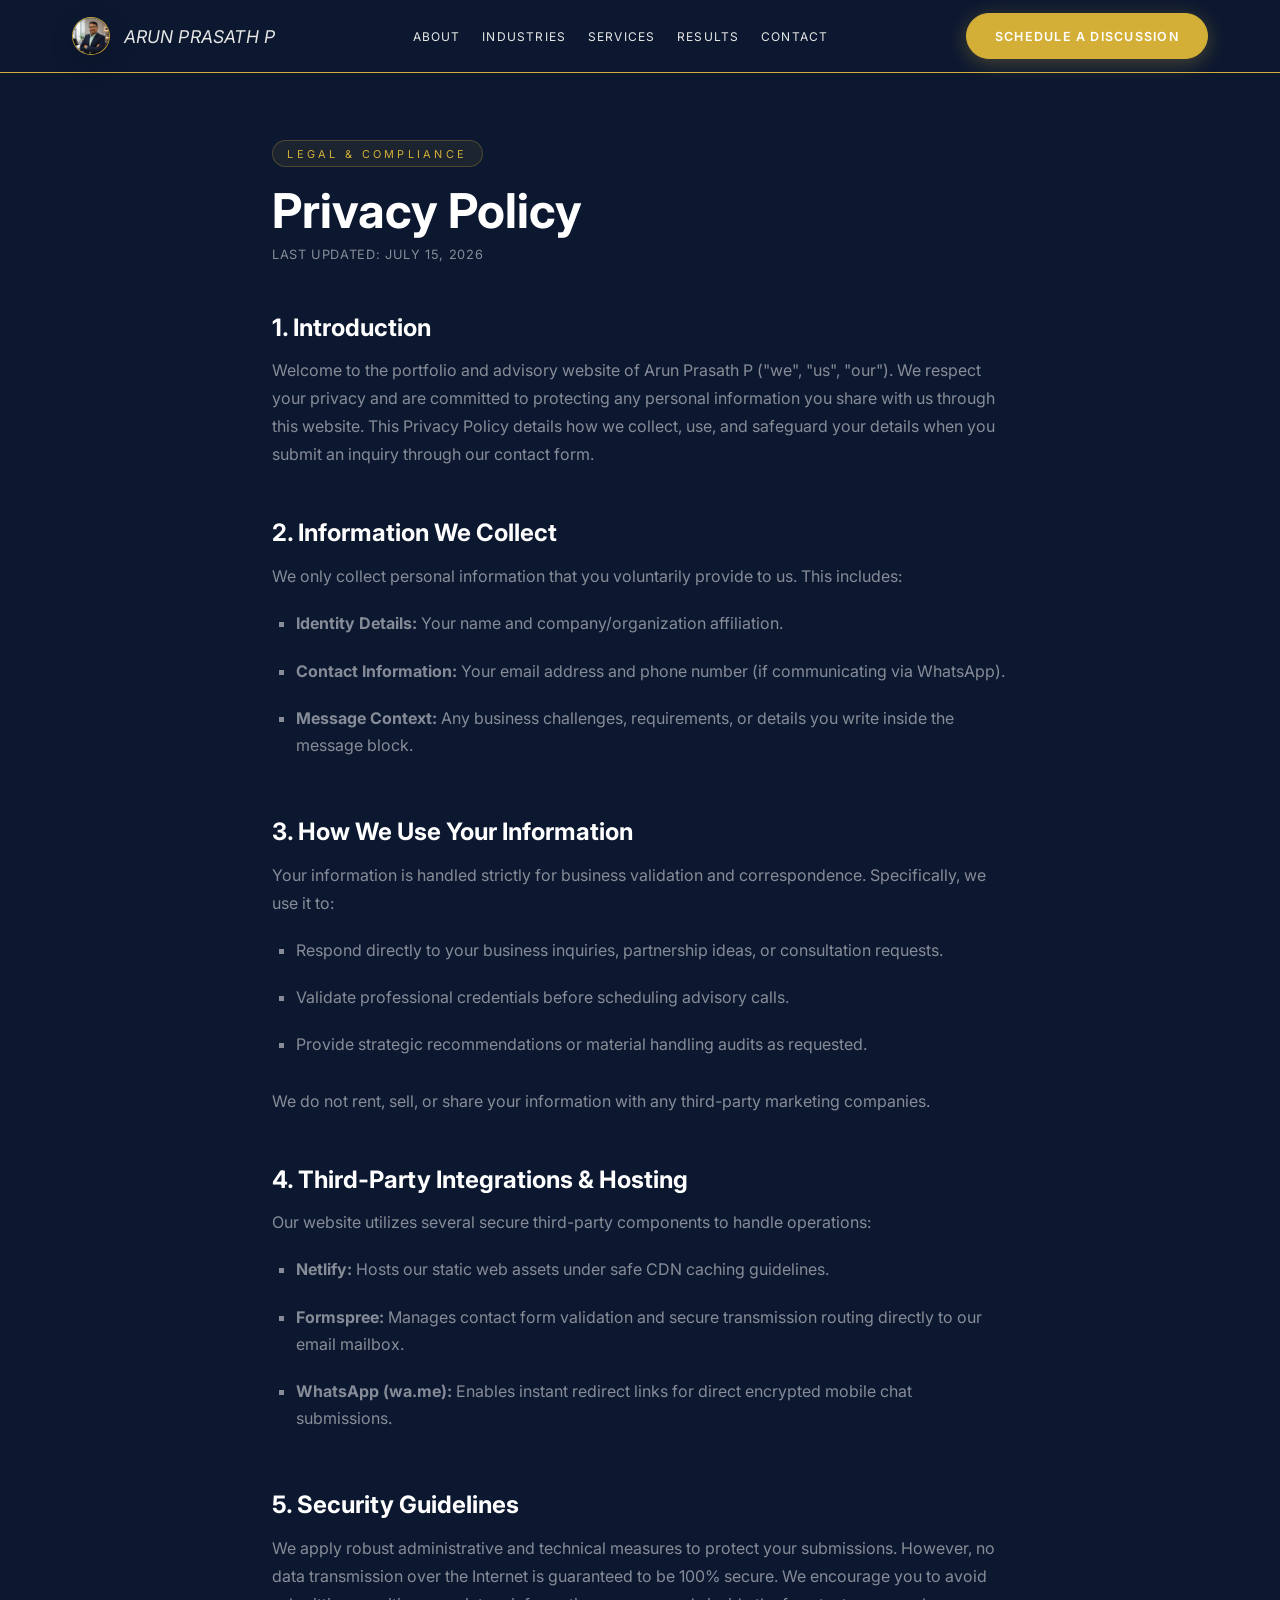
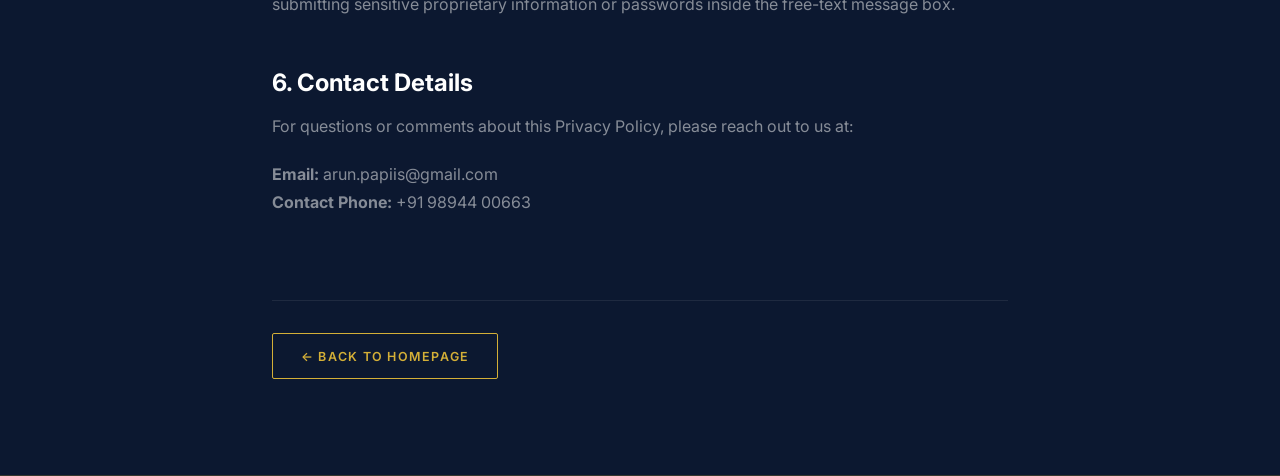
<file: privacy.html>
<!DOCTYPE html>
<html lang="en">

<head>
  <meta charset="UTF-8" />
  <meta name="viewport" content="width=device-width, initial-scale=1.0" />
  <title>Privacy Policy | Arun Prasath P — Strategic Industrial Growth Advisor</title>
  <meta name="description" content="Privacy Policy for the professional advisory services of Arun Prasath P. Learn how we handle your business inquiry data." />  <meta name="robots" content="index, follow" />

  <!-- Fonts -->
  <link rel="preconnect" href="https://fonts.googleapis.com" />
  <link rel="preconnect" href="https://fonts.gstatic.com" crossorigin />
  <link href="https://fonts.googleapis.com/css2?family=Inter:wght@300;400;500;600;700&family=Playfair+Display:ital,wght@0,400;0,600;0,700;1,400&family=Space+Grotesk:wght@400;500;600;700&display=swap" rel="stylesheet" />

  <!-- Base Styles -->
  <link rel="stylesheet" href="assets/css/main.css" />
  <link rel="stylesheet" href="assets/css/typography.css" />
  <link rel="stylesheet" href="assets/css/components.css" />
  <link rel="stylesheet" href="assets/css/sections.css" />
  <link rel="stylesheet" href="assets/css/responsive.css" />
  <link rel="icon" type="image/png" sizes="16x16" href="assets/images/favicon-16.png" />
  <link rel="icon" type="image/png" sizes="32x32" href="assets/images/favicon-32.png" />
  <link rel="icon" type="image/png" sizes="48x48" href="assets/images/favicon-48.png" />
  <link rel="apple-touch-icon" sizes="180x180" href="assets/images/favicon-48.png" />
</head>

<body>
  <a href="#main-content" class="skip-link">Skip to main content</a>

  <header class="site-header">
    <div class="site-nav container">
      <a href="index.html" class="brand" aria-label="Arun Prasath P homepage">
        <div class="header-logo-mark">
          <img src="assets/images/AP5.png" alt="AP monogram" />
        </div>
        <div class="brand-text">
          <span class="brand-name">ARUN PRASATH P</span>
        </div>
      </a>
      <nav class="nav-links" id="nav-links" aria-label="Primary navigation">
        <a href="index.html#about">About</a>
        <a href="index.html#expertise">Industries</a>
        <a href="index.html#services">Services</a>
        <a href="index.html#case-studies">Results</a>
        <a href="index.html#connect">Contact</a>
      </nav>
      <div class="nav-actions">
        <a class="button button-primary" href="index.html#connect">Schedule a Discussion</a>
      </div>
    </div>
  </header>

  <main id="main-content">
    <section class="section dark-section legal-page-section" style="padding-top: 140px; padding-bottom: 6rem; background: linear-gradient(180deg, var(--color-ink) 0%, var(--color-ink-mid) 100%);">
      <div class="container" style="max-width: 800px;">
        <span class="section-eyebrow" style="color: var(--color-accent);">Legal &amp; Compliance</span>
        <h1 style="font-family: var(--font-display); font-size: clamp(2rem, 4vw, 3rem); font-weight: 700; color: var(--color-white); margin-bottom: 0.5rem;">Privacy Policy</h1>
        <p style="font-family: var(--font-label); font-size: 0.8rem; color: var(--color-text-dimmed); margin-bottom: 3rem; text-transform: uppercase; letter-spacing: 0.05em;">Last Updated: July 15, 2026</p>
        
        <div class="legal-content-body" style="font-family: var(--font-body); font-size: 1rem; color: var(--color-text-dimmed); line-height: 1.7; display: flex; flex-direction: column; gap: 2rem;">
          <div>
            <h2 style="font-family: var(--font-display); font-size: 1.5rem; color: var(--color-white); margin-bottom: 1rem;">1. Introduction</h2>
            <p>Welcome to the portfolio and advisory website of Arun Prasath P ("we", "us", "our"). We respect your privacy and are committed to protecting any personal information you share with us through this website. This Privacy Policy details how we collect, use, and safeguard your details when you submit an inquiry through our contact form.</p>
          </div>

          <div>
            <h2 style="font-family: var(--font-display); font-size: 1.5rem; color: var(--color-white); margin-bottom: 1rem;">2. Information We Collect</h2>
            <p>We only collect personal information that you voluntarily provide to us. This includes:</p>
            <ul style="padding-left: 1.5rem; margin-top: 0.5rem; display: flex; flex-direction: column; gap: 0.5rem; list-style-type: square;">
              <li><strong>Identity Details:</strong> Your name and company/organization affiliation.</li>
              <li><strong>Contact Information:</strong> Your email address and phone number (if communicating via WhatsApp).</li>
              <li><strong>Message Context:</strong> Any business challenges, requirements, or details you write inside the message block.</li>
            </ul>
          </div>

          <div>
            <h2 style="font-family: var(--font-display); font-size: 1.5rem; color: var(--color-white); margin-bottom: 1rem;">3. How We Use Your Information</h2>
            <p>Your information is handled strictly for business validation and correspondence. Specifically, we use it to:</p>
            <ul style="padding-left: 1.5rem; margin-top: 0.5rem; display: flex; flex-direction: column; gap: 0.5rem; list-style-type: square;">
              <li>Respond directly to your business inquiries, partnership ideas, or consultation requests.</li>
              <li>Validate professional credentials before scheduling advisory calls.</li>
              <li>Provide strategic recommendations or material handling audits as requested.</li>
            </ul>
            <p style="margin-top: 1rem;">We do not rent, sell, or share your information with any third-party marketing companies.</p>
          </div>

          <div>
            <h2 style="font-family: var(--font-display); font-size: 1.5rem; color: var(--color-white); margin-bottom: 1rem;">4. Third-Party Integrations &amp; Hosting</h2>
            <p>Our website utilizes several secure third-party components to handle operations:</p>
            <ul style="padding-left: 1.5rem; margin-top: 0.5rem; display: flex; flex-direction: column; gap: 0.5rem; list-style-type: square;">
              <li><strong>Netlify:</strong> Hosts our static web assets under safe CDN caching guidelines.</li>
              <li><strong>Formspree:</strong> Manages contact form validation and secure transmission routing directly to our email mailbox.</li>
              <li><strong>WhatsApp (wa.me):</strong> Enables instant redirect links for direct encrypted mobile chat submissions.</li>
            </ul>
          </div>

          <div>
            <h2 style="font-family: var(--font-display); font-size: 1.5rem; color: var(--color-white); margin-bottom: 1rem;">5. Security Guidelines</h2>
            <p>We apply robust administrative and technical measures to protect your submissions. However, no data transmission over the Internet is guaranteed to be 100% secure. We encourage you to avoid submitting sensitive proprietary information or passwords inside the free-text message box.</p>
          </div>

          <div>
            <h2 style="font-family: var(--font-display); font-size: 1.5rem; color: var(--color-white); margin-bottom: 1rem;">6. Contact Details</h2>
            <p>For questions or comments about this Privacy Policy, please reach out to us at:</p>
            <p style="margin-top: 0.5rem;">
              <strong>Email:</strong> arun.papiis@gmail.com<br />
              <strong>Contact Phone:</strong> +91 98944 00663
            </p>
          </div>
        </div>
        
        <div style="margin-top: 4rem; border-top: 1px solid rgba(255, 255, 255, 0.08); padding-top: 2rem;">
          <a class="button button-secondary" href="index.html">← Back to Homepage</a>
        </div>
      </div>
    </section>
  </main>


</body>

</html>
</file>
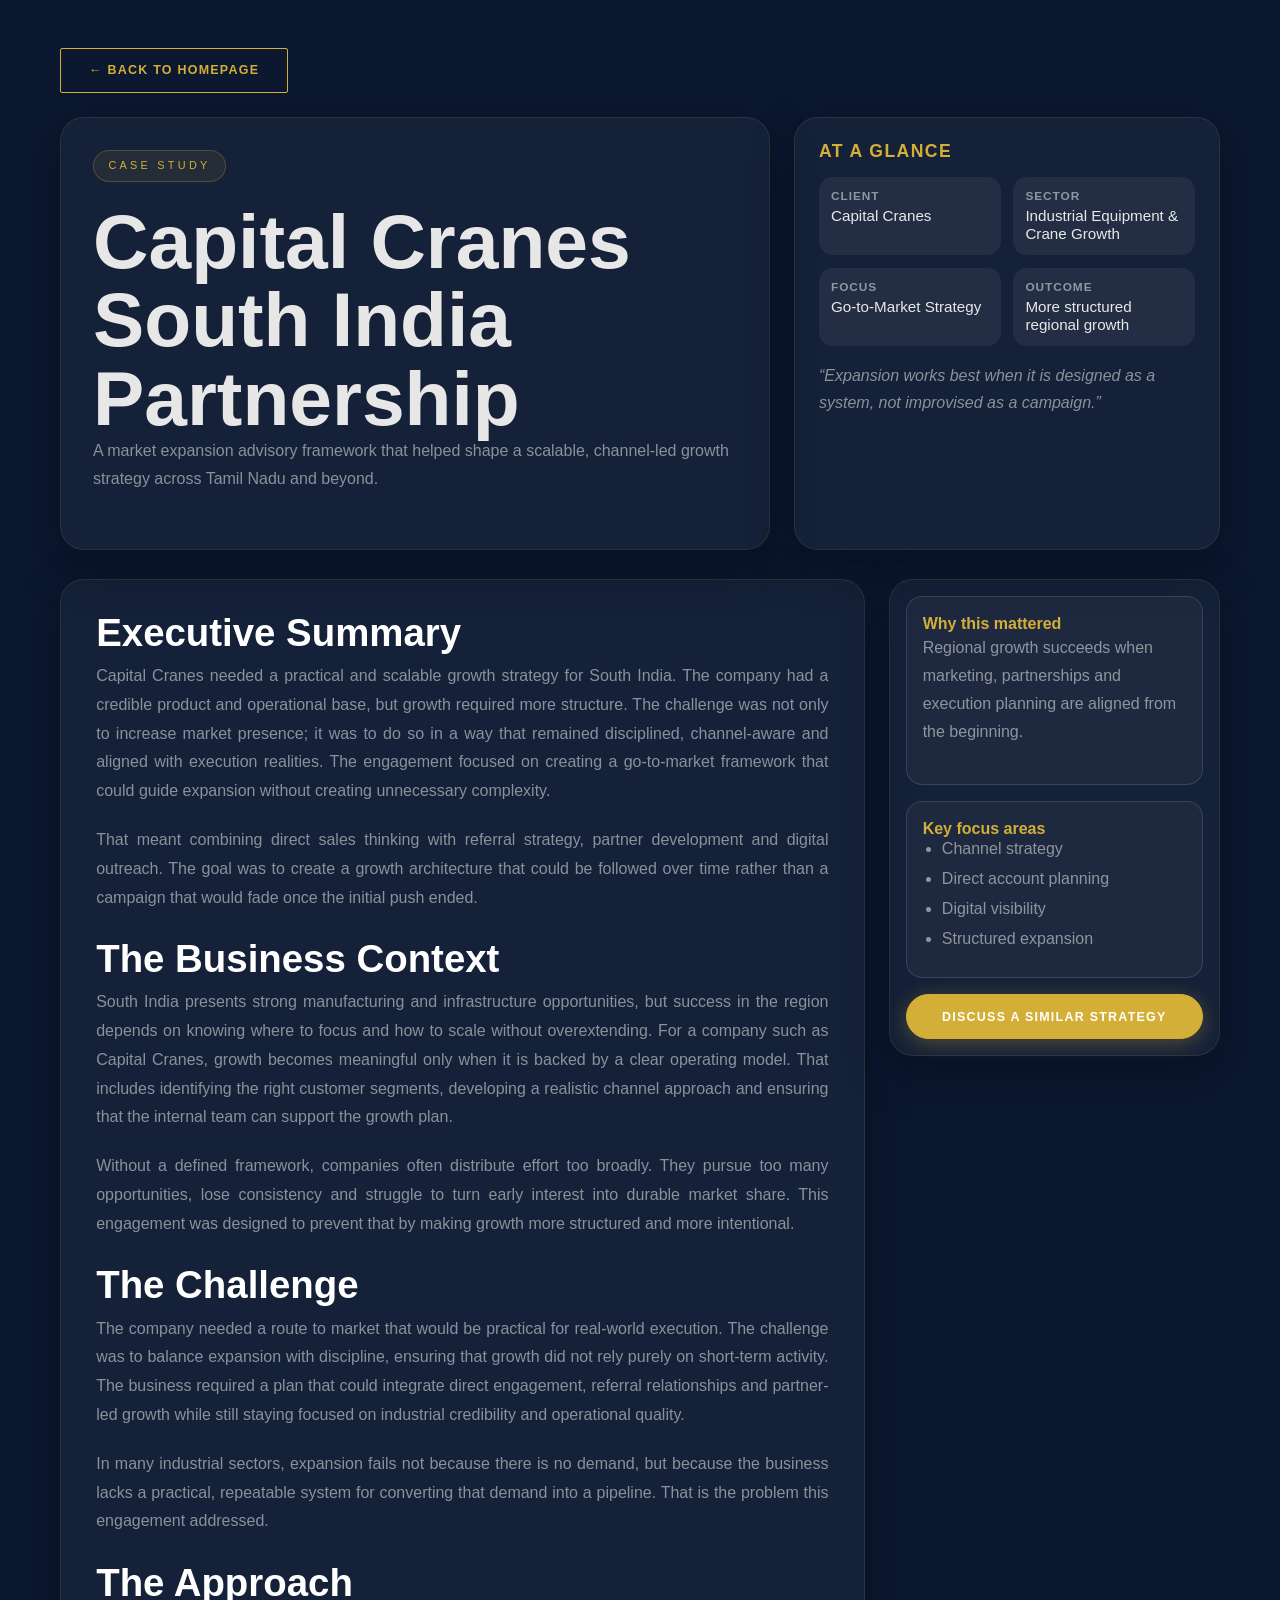
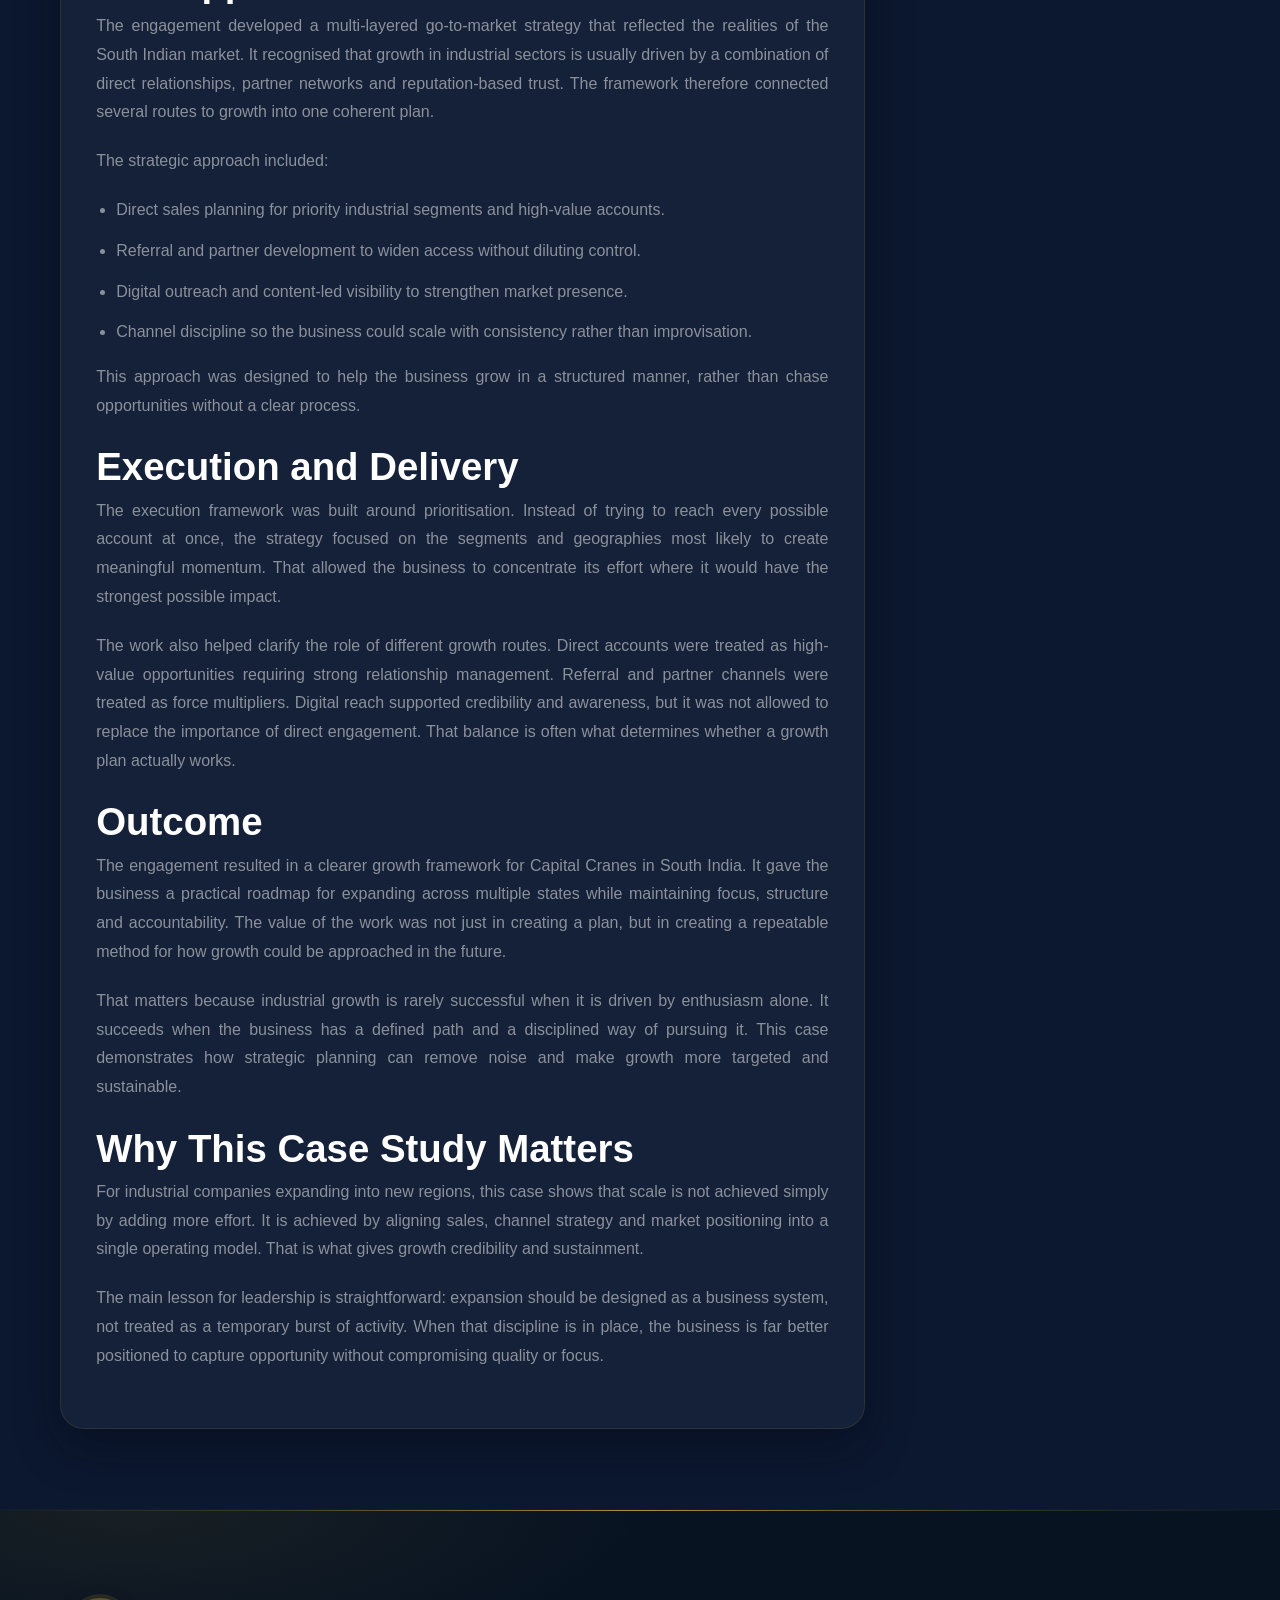
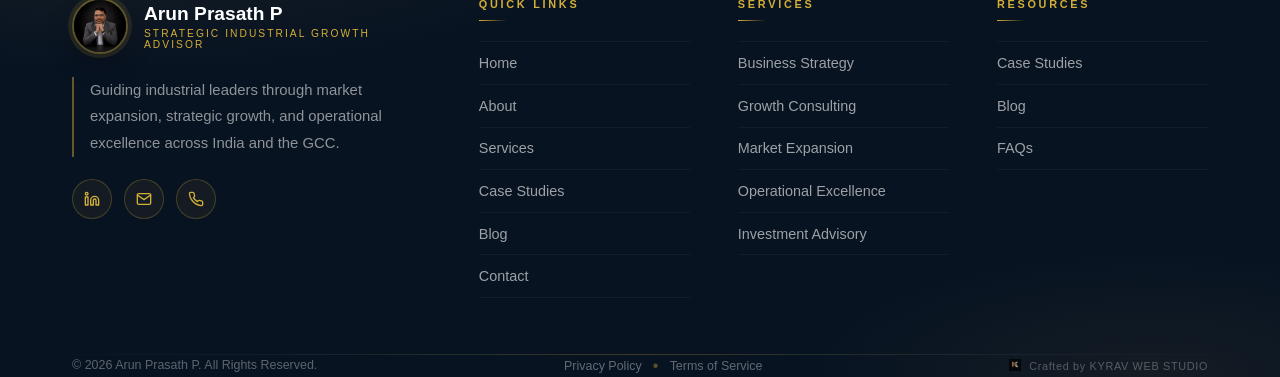
<file: case-studies/capital-cranes-south-india-partnership.html>
<!DOCTYPE html>
<html lang="en">
<head>
  <meta charset="UTF-8" />
  <meta name="viewport" content="width=device-width, initial-scale=1.0" />
  <title>Capital Cranes South India Partnership Case Study | Arun Prasath P</title>
  <meta name="description" content="A strategic go-to-market case study showing how Arun Prasath P helped Capital Cranes plan a scalable South India growth partnership." />
  <meta name="keywords" content="industrial growth advisor, strategy growth advisor, CEO industrial advisor, founder industrial advisor, industrial consulting India, industrial consulting GCC, crane consultant India, material handling consultant, GCC market expansion advisor, India market entry advisor, business development consultant industrial, plant growth advisor, executive industrial advisor, heavy industry strategy consultant, manufacturing growth advisor, industrial operations advisor, strategic advisory for CEOs, B2B industrial consulting, supply chain strategy advisor, plant expansion advisor, industrial performance consultant, industrial advisory services, industrial client advisor, industrial advisor for founders, industrial strategy advisor GCC, industrial strategy advisor India, industrial executive advisor, industrial market growth consultant, industrial delivery advisor, industrial advisory firm, industrial project advisor, industrial business advisor, industrial growth consultant, crane safety advisor, material handling strategy advisor, industrial operations consultant, industrial expansion consultant, GCC industrial consultant, India industrial growth consultant, industrial advisory for CEOs, industrial advisory for founders, industrial growth strategy consultant, industrial market expansion consultant, industrial consulting services India, industrial consulting services GCC, industrial business strategy advisor, industrial transformation advisor, industrial optimization consultant, industrial leadership advisor, industrial growth advisor India, industrial growth advisor GCC, industrial growth advisor India GCC, industrial growth advisor for CEOs, strategy growth advisor India, strategy growth advisor GCC, strategy growth advisor India GCC, strategy growth advisor for CEOs, CEO industrial advisor India, CEO industrial advisor GCC, CEO industrial advisor India GCC, CEO industrial advisor for CEOs, founder industrial advisor India, founder industrial advisor GCC, founder industrial advisor India GCC, founder industrial advisor for CEOs, industrial consulting India India, industrial consulting India GCC, industrial consulting India India GCC, industrial consulting India for CEOs, industrial consulting GCC India, industrial consulting GCC GCC, industrial consulting GCC India GCC, industrial consulting GCC for CEOs, crane consultant India India, crane consultant India GCC, crane consultant India India GCC, crane consultant India for CEOs, material handling consultant India, material handling consultant GCC, material handling consultant India GCC, material handling consultant for CEOs, GCC market expansion advisor India, GCC market expansion advisor GCC, GCC market expansion advisor India GCC, GCC market expansion advisor for CEOs, India market entry advisor India, India market entry advisor GCC, India market entry advisor India GCC, India market entry advisor for CEOs, business development consultant industrial India, business development consultant industrial GCC, business development consultant industrial India GCC, business development consultant industrial for CEOs, plant growth advisor India, plant growth advisor GCC, plant growth advisor India GCC, plant growth advisor for CEOs, executive industrial advisor India, executive industrial advisor GCC, executive industrial advisor India GCC, executive industrial advisor for CEOs, heavy industry strategy consultant India, heavy industry strategy consultant GCC, heavy industry strategy consultant India GCC, heavy industry strategy consultant for CEOs, manufacturing growth advisor India, manufacturing growth advisor GCC, manufacturing growth advisor India GCC, manufacturing growth advisor for CEOs, industrial operations advisor India, industrial operations advisor GCC, industrial operations advisor India GCC, industrial operations advisor for CEOs, strategic advisory for CEOs India, strategic advisory for CEOs GCC, strategic advisory for CEOs India GCC, strategic advisory for CEOs for CEOs, B2B industrial consulting India, B2B industrial consulting GCC, B2B industrial consulting India GCC, B2B industrial consulting for CEOs, supply chain strategy advisor India, supply chain strategy advisor GCC, supply chain strategy advisor India GCC, supply chain strategy advisor for CEOs, plant expansion advisor India, plant expansion advisor GCC, plant expansion advisor India GCC, plant expansion advisor for CEOs, industrial performance consultant India, industrial performance consultant GCC, industrial performance consultant India GCC, industrial performance consultant for CEOs, industrial advisory services India, industrial advisory services GCC, industrial advisory services India GCC, industrial advisory services for CEOs, industrial client advisor India, industrial client advisor GCC, industrial client advisor India GCC, industrial client advisor for CEOs, industrial advisor for founders India, industrial advisor for founders GCC, industrial advisor for founders India GCC, industrial advisor for founders for CEOs, industrial strategy advisor GCC India, industrial strategy advisor GCC GCC, industrial strategy advisor GCC India GCC, industrial strategy advisor GCC for CEOs, industrial strategy advisor India India, industrial strategy advisor India GCC, industrial strategy advisor India India GCC, industrial strategy advisor India for CEOs, industrial executive advisor India, industrial executive advisor GCC, industrial executive advisor India GCC, industrial executive advisor for CEOs, industrial market growth consultant India, industrial market growth consultant GCC, industrial market growth consultant India GCC, industrial market growth consultant for CEOs, industrial delivery advisor India, industrial delivery advisor GCC, industrial delivery advisor India GCC, industrial delivery advisor for CEOs, industrial advisory firm India, industrial advisory firm GCC, industrial advisory firm India GCC, industrial advisory firm for CEOs, industrial project advisor India, industrial project advisor GCC, industrial project advisor India GCC, industrial project advisor for CEOs, industrial business advisor India, industrial business advisor GCC, industrial business advisor India GCC, industrial business advisor for CEOs, industrial growth consultant India, industrial growth consultant GCC, industrial growth consultant India GCC, industrial growth consultant for CEOs, crane safety advisor India, crane safety advisor GCC, crane safety advisor India GCC, crane safety advisor for CEOs, material handling strategy advisor India, material handling strategy advisor GCC, material handling strategy advisor India GCC, material handling strategy advisor for CEOs, industrial operations consultant India, industrial operations consultant GCC, industrial operations consultant India GCC, industrial operations consultant for CEOs, industrial expansion consultant India, industrial expansion consultant GCC, industrial expansion consultant India GCC, industrial expansion consultant for CEOs, GCC industrial consultant India, GCC industrial consultant GCC, GCC industrial consultant India GCC, GCC industrial consultant for CEOs, India industrial growth consultant India, India industrial growth consultant GCC, India industrial growth consultant India GCC, India industrial growth consultant for CEOs, industrial advisory for CEOs India, industrial advisory for CEOs GCC, industrial advisory for CEOs India GCC, industrial advisory for CEOs for CEOs, industrial advisory for founders India, industrial advisory for founders GCC, industrial advisory for founders India GCC, industrial advisory for founders for CEOs, industrial growth strategy consultant India, industrial growth strategy consultant GCC, industrial growth strategy consultant India GCC, industrial growth strategy consultant for CEOs, industrial market expansion consultant India, industrial market expansion consultant GCC, industrial market expansion consultant India GCC, industrial market expansion consultant for CEOs, industrial consulting services India India, industrial consulting services India GCC, industrial consulting services India India GCC, industrial consulting services India for CEOs, industrial consulting services GCC India, industrial consulting services GCC GCC, industrial consulting services GCC India GCC, industrial consulting services GCC for CEOs, industrial business strategy advisor India, industrial business strategy advisor GCC, industrial business strategy advisor India GCC, industrial business strategy advisor for CEOs, industrial transformation advisor India, industrial transformation advisor GCC, industrial transformation advisor India GCC, industrial transformation advisor for CEOs, industrial optimization consultant India, industrial optimization consultant GCC, industrial optimization consultant India GCC, industrial optimization consultant for CEOs, industrial leadership advisor India, industrial leadership advisor GCC, industrial leadership advisor India GCC, industrial leadership advisor for CEOs, industrial growth advisor for founders, industrial growth advisor for executives, industrial growth advisor for industrial leaders, strategy growth advisor for founders, strategy growth advisor for executives, strategy growth advisor for industrial leaders, CEO industrial advisor for founders, CEO industrial advisor for executives, CEO industrial advisor for industrial leaders, founder industrial advisor for founders, founder industrial advisor for executives, founder industrial advisor for industrial leaders, industrial consulting India for founders, industrial consulting India for executives, industrial consulting India for industrial leaders, industrial consulting GCC for founders, industrial consulting GCC for executives, industrial consulting GCC for industrial leaders, crane consultant India for founders, crane consultant India for executives, crane consultant India for industrial leaders, material handling consultant for founders, material handling consultant for executives, material handling consultant for industrial leaders, GCC market expansion advisor for founders, GCC market expansion advisor for executives, GCC market expansion advisor for industrial leaders, India market entry advisor for founders, India market entry advisor for executives, India market entry advisor for industrial leaders, business development consultant industrial for founders, business development consultant industrial for executives, business development consultant industrial for industrial leaders, plant growth advisor for founders, plant growth advisor for executives, plant growth advisor for industrial leaders, executive industrial advisor for founders, executive industrial advisor for executives, executive industrial advisor for industrial leaders, heavy industry strategy consultant for founders, heavy industry strategy consultant for executives, heavy industry strategy consultant for industrial leaders, manufacturing growth advisor for founders, manufacturing growth advisor for executives, manufacturing growth advisor for industrial leaders, industrial operations advisor for founders, industrial operations advisor for executives, industrial operations advisor for industrial leaders, strategic advisory for CEOs for founders, strategic advisory for CEOs for executives, strategic advisory for CEOs for industrial leaders, B2B industrial consulting for founders, B2B industrial consulting for executives, B2B industrial consulting for industrial leaders, supply chain strategy advisor for founders, supply chain strategy advisor for executives, supply chain strategy advisor for industrial leaders, plant expansion advisor for founders, plant expansion advisor for executives, plant expansion advisor for industrial leaders, industrial performance consultant for founders, industrial performance consultant for executives, industrial performance consultant for industrial leaders, industrial advisory services for founders, industrial advisory services for executives, industrial advisory services for industrial leaders, industrial client advisor for founders, industrial client advisor for executives, industrial client advisor for industrial leaders, industrial advisor for founders for founders, industrial advisor for founders for executives, industrial advisor for founders for industrial leaders, industrial strategy advisor GCC for founders, industrial strategy advisor GCC for executives, industrial strategy advisor GCC for industrial leaders, industrial risk advisor, industrial capability advisor, industrial planning consultant, industrial operations strategy, industrial delivery strategy, industrial performance improvement, industrial growth plan, industrial revenue growth advisor, industrial growth planning consultant, industrial expansion advisor India, industrial expansion advisor GCC, industrial execution consultant, industrial execution advisor, industrial capability growth advisor, industrial market strategy advisor, industrial commercial advisor, industrial project delivery consultant, industrial transformation consultant, industrial supply chain advisor, industrial procurement advisor, industrial asset performance advisor, industrial capacity advisor, industrial productivity consultant, industrial efficiency advisor, industrial strategy 1, industrial advisor 1, industrial consultant 1, industrial consulting 1, industrial advisor India 1, industrial advisor GCC 1, industrial consultant India 1, industrial consultant GCC 1, industrial strategy India 1, industrial strategy GCC 1, crane strategy 2, crane advisor 2, crane consultant 2, crane consulting 2, crane advisor India 2, crane advisor GCC 2, crane consultant India 2, crane consultant GCC 2, crane strategy India 2, crane strategy GCC 2, material handling strategy 3, material handling advisor 3, material handling consultant 3, material handling consulting 3, material handling advisor India 3, material handling advisor GCC 3, material handling consultant India 3, material handling consultant GCC 3, material handling strategy India 3, material handling strategy GCC 3, manufacturing strategy 4, manufacturing advisor 4, manufacturing consultant 4, manufacturing consulting 4, manufacturing advisor India 4, manufacturing advisor GCC 4, manufacturing consultant India 4, manufacturing consultant GCC 4, manufacturing strategy India 4, manufacturing strategy GCC 4, supply chain strategy 5, supply chain advisor 5, supply chain consultant 5, supply chain consulting 5, supply chain advisor India 5, supply chain advisor GCC 5, supply chain consultant India 5, supply chain consultant GCC 5, supply chain strategy India 5, supply chain strategy GCC 5, plant strategy 6, plant advisor 6, plant consultant 6, plant consulting 6, plant advisor India 6, plant advisor GCC 6, plant consultant India 6, plant consultant GCC 6, plant strategy India 6, plant strategy GCC 6, operations strategy 7, operations advisor 7, operations consultant 7, operations consulting 7, operations advisor India 7, operations advisor GCC 7, operations consultant India 7, operations consultant GCC 7, operations strategy India 7, operations strategy GCC 7, growth strategy 8, growth advisor 8, growth consultant 8, growth consulting 8, growth advisor India 8, growth advisor GCC 8, growth consultant India 8, growth consultant GCC 8, growth strategy India 8, growth strategy GCC 8, market strategy 9, market advisor 9, market consultant 9, market consulting 9, market advisor India 9, market advisor GCC 9, market consultant India 9, market consultant GCC 9, market strategy India 9, market strategy GCC 9, business strategy 10, business advisor 10, business consultant 10, business consulting 10, business advisor India 10, business advisor GCC 10, business consultant India 10, business consultant GCC 10, business strategy India 10, business strategy GCC 10, advisory strategy 11, advisory advisor 11, advisory consultant 11, advisory consulting 11, advisory advisor India 11, advisory advisor GCC 11, advisory consultant India 11, advisory consultant GCC 11, advisory strategy India 11, advisory strategy GCC 11, industrial strategy 12, industrial advisor 12, industrial consultant 12, industrial consulting 12, industrial advisor India 12, industrial advisor GCC 12, industrial consultant India 12, industrial consultant GCC 12, industrial strategy India 12, industrial strategy GCC 12, crane strategy 13, crane advisor 13, crane consultant 13, crane consulting 13, crane advisor India 13, crane advisor GCC 13, crane consultant India 13, crane consultant GCC 13, crane strategy India 13, crane strategy GCC 13, material handling strategy 14, material handling advisor 14, material handling consultant 14, material handling consulting 14, material handling advisor India 14, material handling advisor GCC 14, material handling consultant India 14, material handling consultant GCC 14, material handling strategy India 14, material handling strategy GCC 14, manufacturing strategy 15, manufacturing advisor 15, manufacturing consultant 15, manufacturing consulting 15, manufacturing advisor India 15, manufacturing advisor GCC 15, manufacturing consultant India 15, manufacturing consultant GCC 15, manufacturing strategy India 15, manufacturing strategy GCC 15, supply chain strategy 16, supply chain advisor 16, supply chain consultant 16, supply chain consulting 16, supply chain advisor India 16, supply chain advisor GCC 16, supply chain consultant India 16, supply chain consultant GCC 16, supply chain strategy India 16, supply chain strategy GCC 16, plant strategy 17, plant advisor 17, plant consultant 17, plant consulting 17, plant advisor India 17, plant advisor GCC 17, plant consultant India 17, plant consultant GCC 17, plant strategy India 17, plant strategy GCC 17, operations strategy 18, operations advisor 18, operations consultant 18, operations consulting 18, operations advisor India 18, operations advisor GCC 18, operations consultant India 18, operations consultant GCC 18, operations strategy India 18, operations strategy GCC 18, growth strategy 19, growth advisor 19, growth consultant 19, growth consulting 19, growth advisor India 19, growth advisor GCC 19, growth consultant India 19, growth consultant GCC 19, growth strategy India 19, growth strategy GCC 19, market strategy 20, market advisor 20, market consultant 20, market consulting 20, market advisor India 20, market advisor GCC 20, market consultant India 20, market consultant GCC 20, market strategy India 20, market strategy GCC 20, business strategy 21, business advisor 21, business consultant 21, business consulting 21, business advisor India 21, business advisor GCC 21, business consultant India 21, business consultant GCC 21, business strategy India 21, business strategy GCC 21, advisory strategy 22, advisory advisor 22, advisory consultant 22, advisory consulting 22, advisory advisor India 22, advisory advisor GCC 22, advisory consultant India 22, advisory consultant GCC 22, advisory strategy India 22, advisory strategy GCC 22, industrial strategy 23, industrial advisor 23, industrial consultant 23, industrial consulting 23, industrial advisor India 23, industrial advisor GCC 23, industrial consultant India 23, industrial consultant GCC 23, industrial strategy India 23, industrial strategy GCC 23, crane strategy 24, crane advisor 24, crane consultant 24, crane consulting 24, crane advisor India 24, crane advisor GCC 24, crane consultant India 24, crane consultant GCC 24, crane strategy India 24, crane strategy GCC 24, material handling strategy 25, material handling advisor 25, material handling consultant 25, material handling consulting 25, material handling advisor India 25, material handling advisor GCC 25, material handling consultant India 25, material handling consultant GCC 25, material handling strategy India 25, material handling strategy GCC 25, manufacturing strategy 26, manufacturing advisor 26, manufacturing consultant 26, manufacturing consulting 26, manufacturing advisor India 26, manufacturing advisor GCC 26, manufacturing consultant India 26, manufacturing consultant GCC 26, manufacturing strategy India 26, manufacturing strategy GCC 26, supply chain strategy 27, supply chain advisor 27, supply chain consultant 27, supply chain consulting 27, supply chain advisor India 27, supply chain advisor GCC 27, supply chain consultant India 27, supply chain consultant GCC 27, supply chain strategy India 27, supply chain strategy GCC 27, plant strategy 28, plant advisor 28, plant consultant 28, plant consulting 28, plant advisor India 28, plant advisor GCC 28, plant consultant India 28, plant consultant GCC 28, plant strategy India 28, plant strategy GCC 28, operations strategy 29, operations advisor 29, operations consultant 29, operations consulting 29, operations advisor India 29, operations advisor GCC 29, operations consultant India 29, operations consultant GCC 29, operations strategy India 29, operations strategy GCC 29, growth strategy 30, growth advisor 30, growth consultant 30, growth consulting 30, growth advisor India 30, growth advisor GCC 30, growth consultant India 30, growth consultant GCC 30, growth strategy India 30, growth strategy GCC 30, market strategy 31, market advisor 31, market consultant 31, market consulting 31, market advisor India 31, market advisor GCC 31, market consultant India 31, market consultant GCC 31, market strategy India 31, market strategy GCC 31, business strategy 32, business advisor 32, business consultant 32, business consulting 32, business advisor India 32, business advisor GCC 32, business consultant India 32, business consultant GCC 32, business strategy India 32, business strategy GCC 32, advisory strategy 33, advisory advisor 33, advisory consultant 33, advisory consulting 33, advisory advisor India 33, advisory advisor GCC 33, advisory consultant India 33, advisory consultant GCC 33, advisory strategy India 33, advisory strategy GCC 33, industrial strategy 34, industrial advisor 34, industrial consultant 34, industrial consulting 34, industrial advisor India 34, industrial advisor GCC 34, industrial consultant India 34, industrial consultant GCC 34, industrial strategy India 34, industrial strategy GCC 34, crane strategy 35, crane advisor 35, crane consultant 35, crane consulting 35, crane advisor India 35, crane advisor GCC 35, crane consultant India 35, crane consultant GCC 35, crane strategy India 35, crane strategy GCC 35, material handling strategy 36, material handling advisor 36, material handling consultant 36, material handling consulting 36, material handling advisor India 36, material handling advisor GCC 36, material handling consultant India 36, material handling consultant GCC 36, material handling strategy India 36, material handling strategy GCC 36, manufacturing strategy 37, manufacturing advisor 37, manufacturing consultant 37, manufacturing consulting 37, manufacturing advisor India 37, manufacturing advisor GCC 37, manufacturing consultant India 37, manufacturing consultant GCC 37, manufacturing strategy India 37, manufacturing strategy GCC 37, supply chain strategy 38, supply chain advisor 38, supply chain consultant 38, supply chain consulting 38, supply chain advisor India 38, supply chain advisor GCC 38, supply chain consultant India 38, supply chain consultant GCC 38, supply chain strategy India 38, supply chain strategy GCC 38, plant strategy 39, plant advisor 39, plant consultant 39, plant consulting 39, plant advisor India 39, plant advisor GCC 39, plant consultant India 39, plant consultant GCC 39, plant strategy India 39, plant strategy GCC 39, operations strategy 40, operations advisor 40, operations consultant 40, operations consulting 40, operations advisor India 40, operations advisor GCC 40, operations consultant India 40, operations consultant GCC 40, operations strategy India 40, operations strategy GCC 40, growth strategy 41, growth advisor 41, growth consultant 41, growth consulting 41, growth advisor India 41, growth advisor GCC 41, growth consultant India 41, growth consultant GCC 41, growth strategy India 41, growth strategy GCC 41, market strategy 42, market advisor 42, market consultant 42, market consulting 42, market advisor India 42, market advisor GCC 42, market consultant India 42, market consultant GCC 42, market strategy India 42, market strategy GCC 42, business strategy 43, business advisor 43, business consultant 43, business consulting 43, business advisor India 43, business advisor GCC 43, business consultant India 43, business consultant GCC 43, business strategy India 43, business strategy GCC 43, advisory strategy 44, advisory advisor 44, advisory consultant 44, advisory consulting 44, advisory advisor India 44, advisory advisor GCC 44, advisory consultant India 44, advisory consultant GCC 44, advisory strategy India 44, advisory strategy GCC 44, industrial strategy 45, industrial advisor 45, industrial consultant 45, industrial consulting 45, industrial advisor India 45, industrial advisor GCC 45, industrial consultant India 45, industrial consultant GCC 45, industrial strategy India 45, industrial strategy GCC 45, crane strategy 46, crane advisor 46, crane consultant 46, crane consulting 46, crane advisor India 46, crane advisor GCC 46, crane consultant India 46, crane consultant GCC 46, crane strategy India 46, crane strategy GCC 46, material handling strategy 47, material handling advisor 47, material handling consultant 47, material handling consulting 47, material handling advisor India 47, material handling advisor GCC 47, material handling consultant India 47, material handling consultant GCC 47, material handling strategy India 47, material handling strategy GCC 47, manufacturing strategy 48, manufacturing advisor 48, manufacturing consultant 48, manufacturing consulting 48, manufacturing advisor India 48, manufacturing advisor GCC 48, manufacturing consultant India 48, manufacturing consultant GCC 48, manufacturing strategy India 48, manufacturing strategy GCC 48, supply chain strategy 49, supply chain advisor 49, supply chain consultant 49, supply chain consulting 49, supply chain advisor India 49, supply chain advisor GCC 49, supply chain consultant India 49, supply chain consultant GCC 49, supply chain strategy India 49, supply chain strategy GCC 49, plant strategy 50, plant advisor 50, plant consultant 50, plant consulting 50, plant advisor India 50, plant advisor GCC 50, plant consultant India 50, plant consultant GCC 50, plant strategy India 50, plant strategy GCC 50, operations strategy 51, operations advisor 51, operations consultant 51, operations consulting 51, operations advisor India 51, operations advisor GCC 51, operations consultant India 51, operations consultant GCC 51, operations strategy India 51, operations strategy GCC 51, growth strategy 52, growth advisor 52, growth consultant 52, growth consulting 52, growth advisor India 52, growth advisor GCC 52, growth consultant India 52, growth consultant GCC 52, growth strategy India 52, growth strategy GCC 52, market strategy 53, market advisor 53, market consultant 53, market consulting 53, market advisor India 53, market advisor GCC 53, market consultant India 53, market consultant GCC 53, market strategy India 53, market strategy GCC 53, business strategy 54, business advisor 54, business consultant 54, business consulting 54, business advisor India 54, business advisor GCC 54, business consultant India 54, business consultant GCC 54, business strategy India 54, business strategy GCC 54, advisory strategy 55, advisory advisor 55, advisory consultant 55, advisory consulting 55, advisory advisor India 55, advisory advisor GCC 55, advisory consultant India 55, advisory consultant GCC 55, advisory strategy India 55, advisory strategy GCC 55, industrial strategy 56, industrial advisor 56, industrial consultant 56, industrial consulting 56, industrial advisor India 56, industrial advisor GCC 56, industrial consultant India 56, industrial consultant GCC 56, industrial strategy India 56, industrial strategy GCC 56, crane strategy 57, crane advisor 57, crane consultant 57, crane consulting 57, crane advisor India 57, crane advisor GCC 57, crane consultant India 57, crane consultant GCC 57, crane strategy India 57, crane strategy GCC 57, material handling strategy 58, material handling advisor 58, material handling consultant 58, material handling consulting 58, material handling advisor India 58, material handling advisor GCC 58, material handling consultant India 58, material handling consultant GCC 58, material handling strategy India 58, material handling strategy GCC 58, manufacturing strategy 59, manufacturing advisor 59, manufacturing consultant 59, manufacturing consulting 59, manufacturing advisor India 59, manufacturing advisor GCC 59, manufacturing consultant India 59, manufacturing consultant GCC 59, manufacturing strategy India 59, manufacturing strategy GCC 59, supply chain strategy 60, supply chain advisor 60, supply chain consultant 60, supply chain consulting 60, supply chain advisor India 60, supply chain advisor GCC 60, supply chain consultant India 60, supply chain consultant GCC 60, supply chain strategy India 60, supply chain strategy GCC 60, plant strategy 61, plant advisor 61, plant consultant 61, plant consulting 61, plant advisor India 61, plant advisor GCC 61, plant consultant India 61, plant consultant GCC 61, plant strategy India 61, plant strategy GCC 61, operations strategy 62, operations advisor 62, operations consultant 62, operations consulting 62, operations advisor India 62, operations advisor GCC 62, operations consultant India 62, operations consultant GCC 62, operations strategy India 62, operations strategy GCC 62, growth strategy 63, growth advisor 63, growth consultant 63, growth consulting 63, growth advisor India 63, growth advisor GCC 63, growth consultant India 63, growth consultant GCC 63, growth strategy India 63, growth strategy GCC 63, market strategy 64, market advisor 64, market consultant 64, market consulting 64, market advisor India 64, market advisor GCC 64, market consultant India 64, market consultant GCC 64, market strategy India 64, market strategy GCC 64, business strategy 65, business advisor 65, business consultant 65, business consulting 65, business advisor India 65, business advisor GCC 65, business consultant India 65, business consultant GCC 65, business strategy India 65, business strategy GCC 65, advisory strategy 66, advisory advisor 66, advisory consultant 66, advisory consulting 66, advisory advisor India 66, advisory advisor GCC 66" />
  <link rel="canonical" href="https://arunprasathp.in/case-studies/capital-cranes-south-india-partnership.html" />
  <link rel="stylesheet" href="../assets/css/main.css" />
  <link rel="stylesheet" href="../assets/css/typography.css" />
  <link rel="stylesheet" href="../assets/css/components.css" />
  <link rel="stylesheet" href="../assets/css/sections.css" />
  <link rel="stylesheet" href="../assets/css/responsive.css" />
  <link rel="icon" type="image/png" sizes="16x16" href="../assets/images/favicon-16.png" />
  <link rel="icon" type="image/png" sizes="32x32" href="../assets/images/favicon-32.png" />
  <link rel="apple-touch-icon" sizes="180x180" href="../assets/images/favicon-48.png" />
  <script type="application/ld+json">
  {
    "@context": "https://schema.org",
    "@type": "BreadcrumbList",
    "itemListElement": [
      { "@type": "ListItem", "position": 1, "name": "Home", "item": "https://arunprasathp.in/" },
      { "@type": "ListItem", "position": 2, "name": "Case Studies", "item": "https://arunprasathp.in/" },
      { "@type": "ListItem", "position": 3, "name": "Capital Cranes South India Partnership", "item": "https://arunprasathp.in/case-studies/capital-cranes-south-india-partnership.html" }
    ]
  }
  </script>
</head>
<body>
  <main class="case-study-shell">
    <a href="../index.html" class="button button-secondary" style="margin-bottom: 1.5rem;">← Back to homepage</a>

    <header class="case-study-hero">
      <div class="case-study-hero-copy">
        <p class="section-eyebrow">Case Study</p>
        <h1>Capital Cranes South India Partnership</h1>
        <p class="section-intro">A market expansion advisory framework that helped shape a scalable, channel-led growth strategy across Tamil Nadu and beyond.</p>
      </div>

      <div class="case-study-card">
        <h2>At a glance</h2>
        <div class="case-study-metric-grid">
          <div><strong>Client</strong><span>Capital Cranes</span></div>
          <div><strong>Sector</strong><span>Industrial Equipment &amp; Crane Growth</span></div>
          <div><strong>Focus</strong><span>Go-to-Market Strategy</span></div>
          <div><strong>Outcome</strong><span>More structured regional growth</span></div>
        </div>
        <p class="case-study-quote">“Expansion works best when it is designed as a system, not improvised as a campaign.”</p>
      </div>
    </header>

    <div class="case-study-layout">
      <article class="case-study-article">
        <section>
          <h2>Executive Summary</h2>
          <p>Capital Cranes needed a practical and scalable growth strategy for South India. The company had a credible product and operational base, but growth required more structure. The challenge was not only to increase market presence; it was to do so in a way that remained disciplined, channel-aware and aligned with execution realities. The engagement focused on creating a go-to-market framework that could guide expansion without creating unnecessary complexity.</p>
          <p>That meant combining direct sales thinking with referral strategy, partner development and digital outreach. The goal was to create a growth architecture that could be followed over time rather than a campaign that would fade once the initial push ended.</p>
        </section>

        <section>
          <h2>The Business Context</h2>
          <p>South India presents strong manufacturing and infrastructure opportunities, but success in the region depends on knowing where to focus and how to scale without overextending. For a company such as Capital Cranes, growth becomes meaningful only when it is backed by a clear operating model. That includes identifying the right customer segments, developing a realistic channel approach and ensuring that the internal team can support the growth plan.</p>
          <p>Without a defined framework, companies often distribute effort too broadly. They pursue too many opportunities, lose consistency and struggle to turn early interest into durable market share. This engagement was designed to prevent that by making growth more structured and more intentional.</p>
        </section>

        <section>
          <h2>The Challenge</h2>
          <p>The company needed a route to market that would be practical for real-world execution. The challenge was to balance expansion with discipline, ensuring that growth did not rely purely on short-term activity. The business required a plan that could integrate direct engagement, referral relationships and partner-led growth while still staying focused on industrial credibility and operational quality.</p>
          <p>In many industrial sectors, expansion fails not because there is no demand, but because the business lacks a practical, repeatable system for converting that demand into a pipeline. That is the problem this engagement addressed.</p>
        </section>

        <section>
          <h2>The Approach</h2>
          <p>The engagement developed a multi-layered go-to-market strategy that reflected the realities of the South Indian market. It recognised that growth in industrial sectors is usually driven by a combination of direct relationships, partner networks and reputation-based trust. The framework therefore connected several routes to growth into one coherent plan.</p>
          <p>The strategic approach included:</p>
          <ul>
            <li>Direct sales planning for priority industrial segments and high-value accounts.</li>
            <li>Referral and partner development to widen access without diluting control.</li>
            <li>Digital outreach and content-led visibility to strengthen market presence.</li>
            <li>Channel discipline so the business could scale with consistency rather than improvisation.</li>
          </ul>
          <p>This approach was designed to help the business grow in a structured manner, rather than chase opportunities without a clear process.</p>
        </section>

        <section>
          <h2>Execution and Delivery</h2>
          <p>The execution framework was built around prioritisation. Instead of trying to reach every possible account at once, the strategy focused on the segments and geographies most likely to create meaningful momentum. That allowed the business to concentrate its effort where it would have the strongest possible impact.</p>
          <p>The work also helped clarify the role of different growth routes. Direct accounts were treated as high-value opportunities requiring strong relationship management. Referral and partner channels were treated as force multipliers. Digital reach supported credibility and awareness, but it was not allowed to replace the importance of direct engagement. That balance is often what determines whether a growth plan actually works.</p>
        </section>

        <section>
          <h2>Outcome</h2>
          <p>The engagement resulted in a clearer growth framework for Capital Cranes in South India. It gave the business a practical roadmap for expanding across multiple states while maintaining focus, structure and accountability. The value of the work was not just in creating a plan, but in creating a repeatable method for how growth could be approached in the future.</p>
          <p>That matters because industrial growth is rarely successful when it is driven by enthusiasm alone. It succeeds when the business has a defined path and a disciplined way of pursuing it. This case demonstrates how strategic planning can remove noise and make growth more targeted and sustainable.</p>
        </section>

        <section>
          <h2>Why This Case Study Matters</h2>
          <p>For industrial companies expanding into new regions, this case shows that scale is not achieved simply by adding more effort. It is achieved by aligning sales, channel strategy and market positioning into a single operating model. That is what gives growth credibility and sustainment.</p>
          <p>The main lesson for leadership is straightforward: expansion should be designed as a business system, not treated as a temporary burst of activity. When that discipline is in place, the business is far better positioned to capture opportunity without compromising quality or focus.</p>
        </section>
      </article>

      <aside class="case-study-sidebar">
        <div class="sidebar-card">
          <h3>Why this mattered</h3>
          <p>Regional growth succeeds when marketing, partnerships and execution planning are aligned from the beginning.</p>
        </div>
        <div class="sidebar-card">
          <h3>Key focus areas</h3>
          <ul>
            <li>Channel strategy</li>
            <li>Direct account planning</li>
            <li>Digital visibility</li>
            <li>Structured expansion</li>
          </ul>
        </div>
        <a href="../index.html#connect" class="button button-primary" style="display:block; text-align:center;">Discuss a similar strategy</a>
      </aside>
    </div>
  </main>

  <footer class="site-footer" role="contentinfo">
    <div class="footer-glow" aria-hidden="true"></div>

    <div class="footer-inner">
      <div class="container footer-body">
        <div class="footer-brand-col">
          <a href="../index.html#top" class="footer-brand-mark" aria-label="Back to top of page">
            <div class="footer-avatar">
              <img src="../assets/images/ap-headshot.png" alt="Arun Prasath P" width="56" height="56" loading="lazy" />
            </div>
            <div class="footer-brand-text">
              <span class="footer-brand-name">Arun Prasath P</span>
              <span class="footer-brand-role">Strategic Industrial Growth Advisor</span>
            </div>
          </a>

          <p class="footer-tagline">
            Guiding industrial leaders through market expansion, strategic growth, and operational excellence across India and the GCC.
          </p>

          <div class="footer-social">
            <a href="https://www.linkedin.com/in/arun-prasath-p-pap-3214b1165/" target="_blank" rel="noopener" class="footer-social-btn" aria-label="Connect on LinkedIn">
              <svg viewBox="0 0 24 24" fill="none" stroke="currentColor" stroke-width="2" stroke-linecap="round" stroke-linejoin="round" aria-hidden="true">
                <path d="M16 8a6 6 0 0 1 6 6v7h-4v-7a2 2 0 0 0-2-2 2 2 0 0 0-2 2v7h-4v-7a6 6 0 0 1 6-6z" />
                <rect x="2" y="9" width="4" height="12" />
                <circle cx="4" cy="4" r="2" />
              </svg>
            </a>
            <a href="mailto:arun.papiis@gmail.com" class="footer-social-btn" aria-label="Send Email">
              <svg viewBox="0 0 24 24" fill="none" stroke="currentColor" stroke-width="2" stroke-linecap="round" stroke-linejoin="round" aria-hidden="true">
                <path d="M4 4h16c1.1 0 2 .9 2 2v12c0 1.1-.9 2-2 2H4c-1.1 0-2-.9-2-2V6c0-1.1.9-2 2-2z" />
                <polyline points="22,6 12,13 2,6" />
              </svg>
            </a>
            <a href="tel:+919894400663" class="footer-social-btn" aria-label="Call Phone">
              <svg viewBox="0 0 24 24" fill="none" stroke="currentColor" stroke-width="2" stroke-linecap="round" stroke-linejoin="round" aria-hidden="true">
                <path d="M22 16.92v3a2 2 0 0 1-2.18 2 19.79 19.79 0 0 1-8.63-3.07 19.5 19.5 0 0 1-6-6 19.79 19.79 0 0 1-3.07-8.67A2 2 0 0 1 4.11 2h3a2 2 0 0 1 2 1.72 12.84 12.84 0 0 0 .7 2.81 2 2 0 0 1-.45 2.11L8.09 9.91a16 16 0 0 0 6 6l1.27-1.27a2 2 0 0 1 2.11-.45 12.84 12.84 0 0 0 2.81.7A2 2 0 0 1 22 16.92z" />
              </svg>
            </a>
          </div>
        </div>

        <div class="footer-nav-col">
          <h4 class="footer-col-heading">Quick Links</h4>
          <ul class="footer-nav-list">
            <li><a href="../index.html#top"><span>Home</span></a></li>
            <li><a href="../index.html#about"><span>About</span></a></li>
            <li><a href="../index.html#services"><span>Services</span></a></li>
            <li><a href="../index.html#case-studies"><span>Case Studies</span></a></li>
            <li><a href="../index.html#insights"><span>Blog</span></a></li>
            <li><a href="../index.html#connect"><span>Contact</span></a></li>
          </ul>
        </div>

        <div class="footer-nav-col">
          <h4 class="footer-col-heading">Services</h4>
          <ul class="footer-nav-list">
            <li><a href="../index.html#services"><span>Business Strategy</span></a></li>
            <li><a href="../index.html#services"><span>Growth Consulting</span></a></li>
            <li><a href="../index.html#services"><span>Market Expansion</span></a></li>
            <li><a href="../index.html#services"><span>Operational Excellence</span></a></li>
            <li><a href="../index.html#services"><span>Investment Advisory</span></a></li>
          </ul>
        </div>

        <div class="footer-nav-col">
          <h4 class="footer-col-heading">Resources</h4>
          <ul class="footer-nav-list">
            <li><a href="../index.html#case-studies"><span>Case Studies</span></a></li>
            <li><a href="../index.html#insights"><span>Blog</span></a></li>
            <li><a href="../index.html#faq"><span>FAQs</span></a></li>
          </ul>
        </div>

      </div>
    </div>

    <div class="footer-rule" aria-hidden="true"></div>

    <div class="container footer-base">
      <p class="footer-copy">&copy; 2026 Arun Prasath P. All Rights Reserved.</p>
      <div class="footer-base-center">
        <a href="../privacy.html" class="footer-legal-link">Privacy Policy</a>
        <span class="footer-dot">•</span>
        <a href="../privacy.html" class="footer-legal-link">Terms of Service</a>
      </div>
      <a href="https://kyrav.in" target="_blank" rel="noopener" class="footer-watermark" aria-label="Visit Kyrav Web Studio website">
        <img src="../assets/images/logo/kyrav-logo.png" alt="KYRAV WEB STUDIO" class="watermark-logo" loading="lazy">
        <span class="watermark-text">Crafted by KYRAV WEB STUDIO</span>
      </a>
    </div>
  </footer>

  <style>
    body { margin:0; background: var(--color-ink-mid); color: var(--color-text-light); font-family: Inter, Arial, sans-serif; }
    .case-study-shell { max-width: 1200px; margin: 0 auto; padding: 3rem 1.25rem 5rem; }
    .case-study-hero { display:grid; grid-template-columns: 1.5fr 0.9fr; gap: 1.5rem; margin-bottom: 1.8rem; }
    .case-study-hero-copy, .case-study-card, .case-study-article, .case-study-sidebar { background: rgba(255,255,255,0.04); border: 1px solid rgba(212,175,55,0.12); border-radius: 24px; box-shadow: 0 18px 45px rgba(4, 8, 22, 0.45); }
    .case-study-hero-copy { padding: 2rem; }
    .case-study-card { padding: 1.5rem; }
    .case-study-card h2 { margin-top:0; font-size: 1.1rem; text-transform: uppercase; letter-spacing: 0.08em; color: var(--color-accent); }
    .case-study-metric-grid { display:grid; grid-template-columns: 1fr 1fr; gap: 0.8rem; margin: 1rem 0; }
    .case-study-metric-grid div { background: rgba(255,255,255,0.06); padding:0.75rem; border-radius: 14px; }
    .case-study-metric-grid strong { display:block; font-size:0.74rem; letter-spacing:0.08em; text-transform:uppercase; color: var(--color-text-dimmed); margin-bottom:0.25rem; }
    .case-study-metric-grid span { font-size:0.95rem; color: var(--color-text-light); }
    .case-study-quote { font-style: italic; color: var(--color-text-dimmed); margin:0.8rem 0 0; line-height:1.7; }
    .case-study-layout { display:grid; grid-template-columns: 1.7fr 0.7fr; gap:1.5rem; align-items:start; }
    .case-study-article { padding: 2rem 2.2rem; }
    .case-study-article section { margin-bottom: 1.6rem; }
    .case-study-article h2 { color: var(--color-white); margin-bottom: 0.55rem; }
    .case-study-article p, .case-study-article li { text-align: justify; line-height: 1.8; color: var(--color-text-dimmed); }
    .case-study-sidebar { padding:1rem; display:grid; gap:1rem; align-items: stretch; }
    .case-study-sidebar a.button-primary { display: inline-flex; width: 100%; justify-content: center; padding-left: 0; padding-right: 0; }
    .sidebar-card { background: rgba(255,255,255,0.04); padding:1rem 1rem 1.1rem; border-radius: 16px; border: 1px solid rgba(255,255,255,0.12); }
    .sidebar-card h3 { margin-top:0; color: var(--color-accent); font-size:1rem; }
    .sidebar-card ul { margin:0; padding-left:1.2rem; color: var(--color-text-dimmed); }
    @media (max-width: 900px) { .case-study-hero, .case-study-layout { grid-template-columns: 1fr; } .case-study-sidebar { order:-1; } }
  </style>
</body>
</html>
</file>
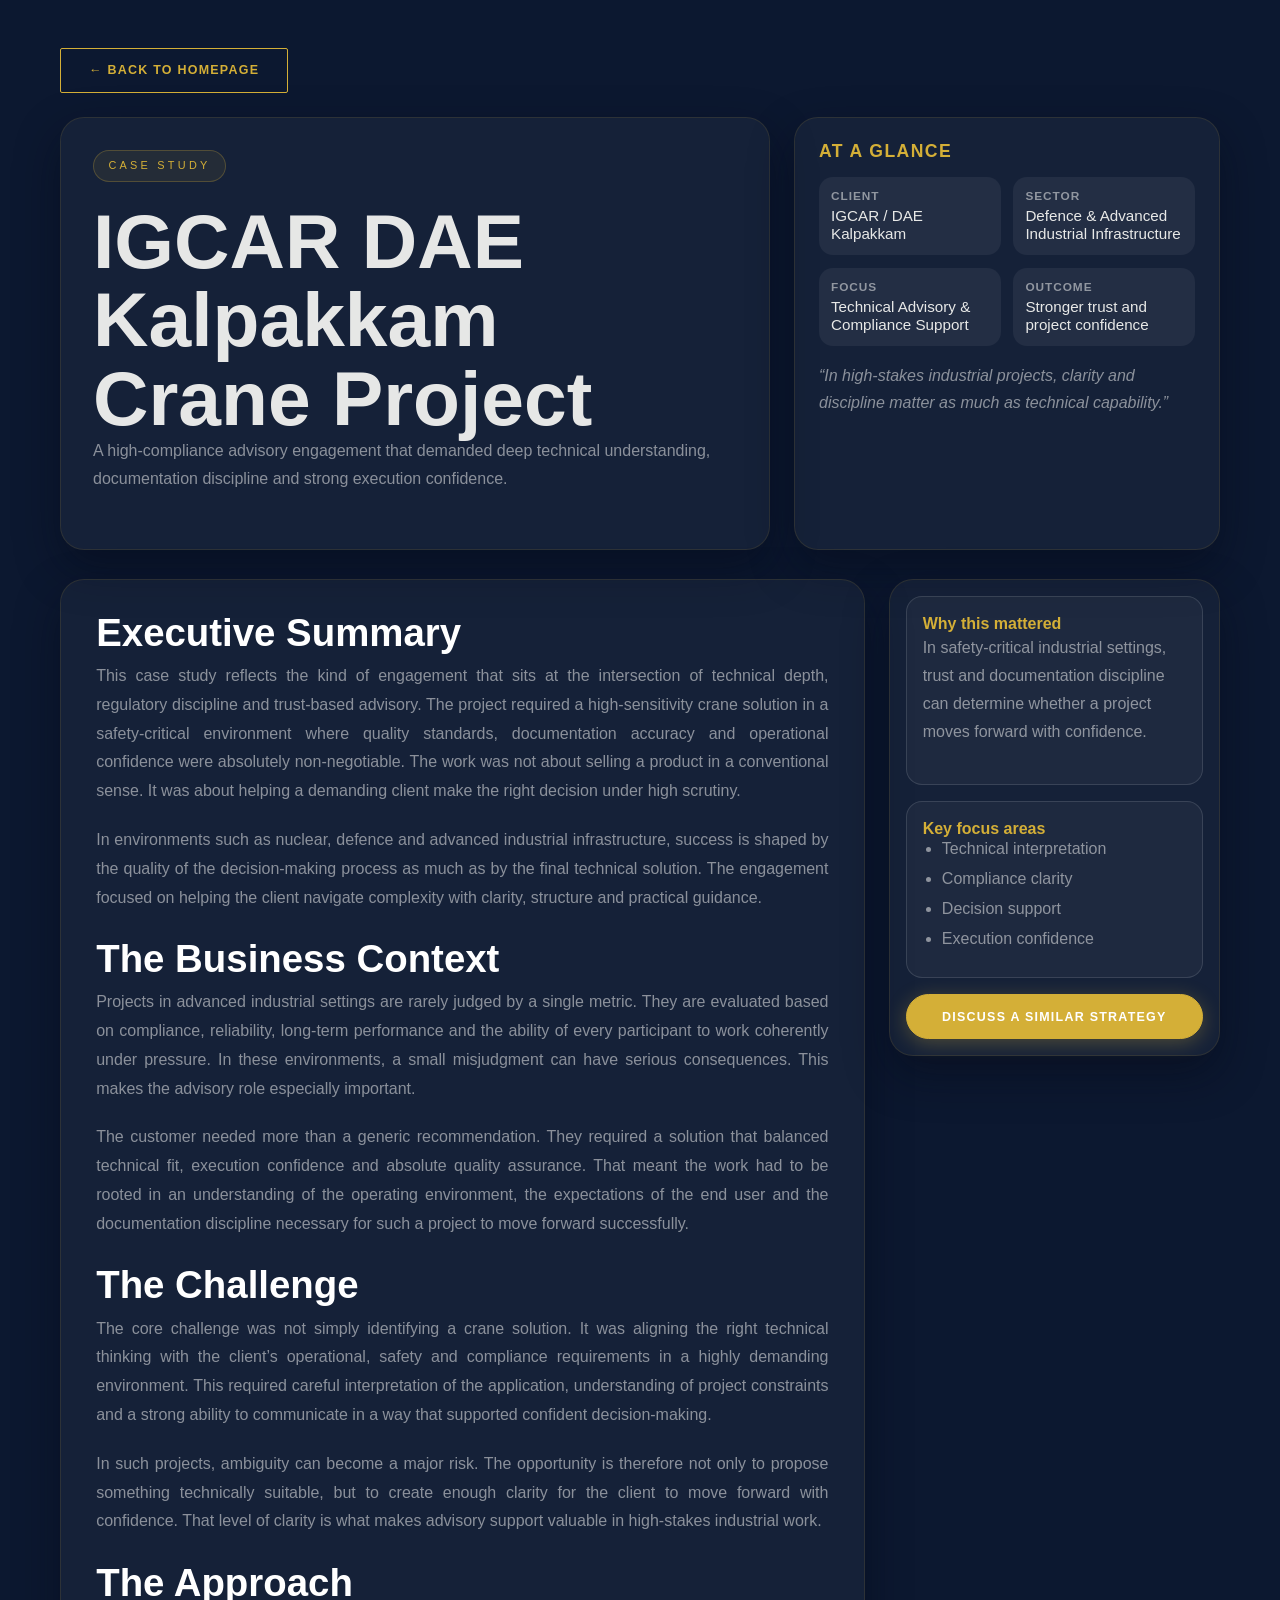
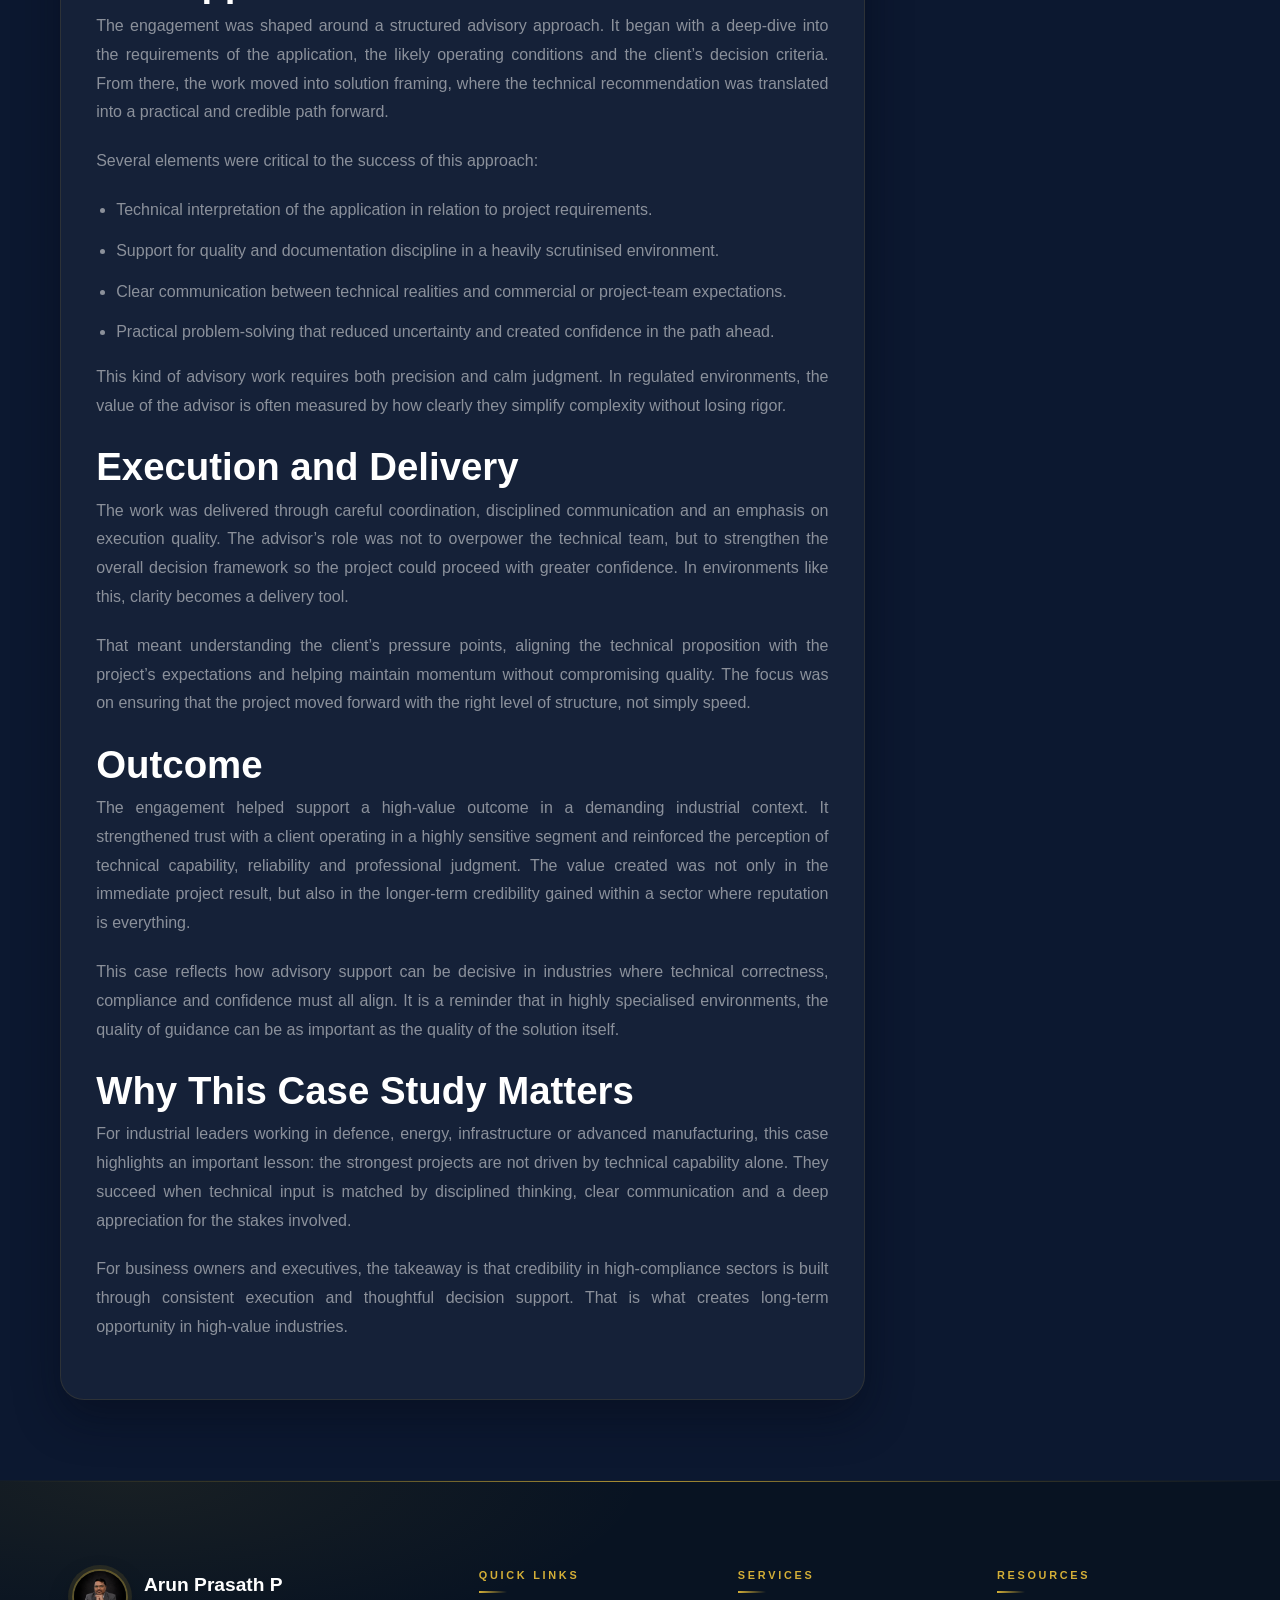
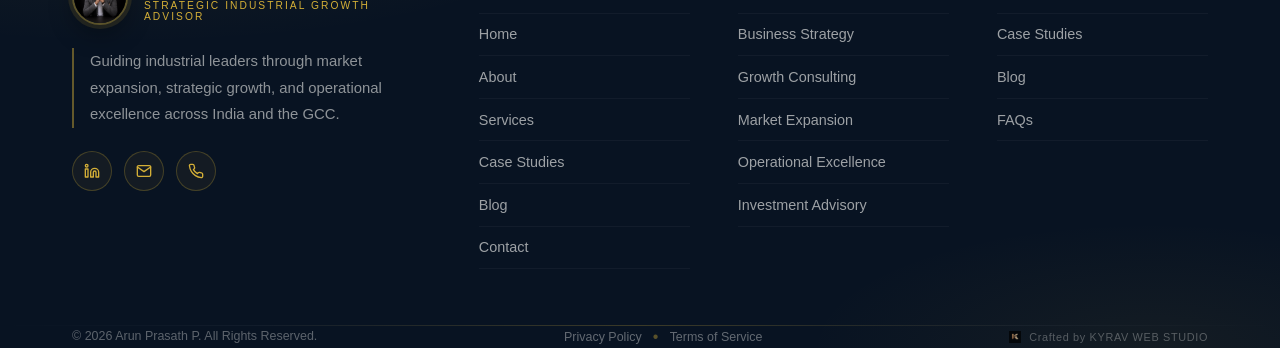
<file: case-studies/igcar-dae-kalpakkam-crane-project.html>
<!DOCTYPE html>
<html lang="en">
<head>
  <meta charset="UTF-8" />
  <meta name="viewport" content="width=device-width, initial-scale=1.0" />
  <title>IGCAR DAE Kalpakkam Crane Project Case Study | Arun Prasath P</title>
  <meta name="description" content="Explore how Arun Prasath P supported a safety-critical crane project for IGCAR and strengthened credibility in defence and advanced manufacturing sectors." />
  <meta name="keywords" content="industrial growth advisor, strategy growth advisor, CEO industrial advisor, founder industrial advisor, industrial consulting India, industrial consulting GCC, crane consultant India, material handling consultant, GCC market expansion advisor, India market entry advisor, business development consultant industrial, plant growth advisor, executive industrial advisor, heavy industry strategy consultant, manufacturing growth advisor, industrial operations advisor, strategic advisory for CEOs, B2B industrial consulting, supply chain strategy advisor, plant expansion advisor, industrial performance consultant, industrial advisory services, industrial client advisor, industrial advisor for founders, industrial strategy advisor GCC, industrial strategy advisor India, industrial executive advisor, industrial market growth consultant, industrial delivery advisor, industrial advisory firm, industrial project advisor, industrial business advisor, industrial growth consultant, crane safety advisor, material handling strategy advisor, industrial operations consultant, industrial expansion consultant, GCC industrial consultant, India industrial growth consultant, industrial advisory for CEOs, industrial advisory for founders, industrial growth strategy consultant, industrial market expansion consultant, industrial consulting services India, industrial consulting services GCC, industrial business strategy advisor, industrial transformation advisor, industrial optimization consultant, industrial leadership advisor, industrial growth advisor India, industrial growth advisor GCC, industrial growth advisor India GCC, industrial growth advisor for CEOs, strategy growth advisor India, strategy growth advisor GCC, strategy growth advisor India GCC, strategy growth advisor for CEOs, CEO industrial advisor India, CEO industrial advisor GCC, CEO industrial advisor India GCC, CEO industrial advisor for CEOs, founder industrial advisor India, founder industrial advisor GCC, founder industrial advisor India GCC, founder industrial advisor for CEOs, industrial consulting India India, industrial consulting India GCC, industrial consulting India India GCC, industrial consulting India for CEOs, industrial consulting GCC India, industrial consulting GCC GCC, industrial consulting GCC India GCC, industrial consulting GCC for CEOs, crane consultant India India, crane consultant India GCC, crane consultant India India GCC, crane consultant India for CEOs, material handling consultant India, material handling consultant GCC, material handling consultant India GCC, material handling consultant for CEOs, GCC market expansion advisor India, GCC market expansion advisor GCC, GCC market expansion advisor India GCC, GCC market expansion advisor for CEOs, India market entry advisor India, India market entry advisor GCC, India market entry advisor India GCC, India market entry advisor for CEOs, business development consultant industrial India, business development consultant industrial GCC, business development consultant industrial India GCC, business development consultant industrial for CEOs, plant growth advisor India, plant growth advisor GCC, plant growth advisor India GCC, plant growth advisor for CEOs, executive industrial advisor India, executive industrial advisor GCC, executive industrial advisor India GCC, executive industrial advisor for CEOs, heavy industry strategy consultant India, heavy industry strategy consultant GCC, heavy industry strategy consultant India GCC, heavy industry strategy consultant for CEOs, manufacturing growth advisor India, manufacturing growth advisor GCC, manufacturing growth advisor India GCC, manufacturing growth advisor for CEOs, industrial operations advisor India, industrial operations advisor GCC, industrial operations advisor India GCC, industrial operations advisor for CEOs, strategic advisory for CEOs India, strategic advisory for CEOs GCC, strategic advisory for CEOs India GCC, strategic advisory for CEOs for CEOs, B2B industrial consulting India, B2B industrial consulting GCC, B2B industrial consulting India GCC, B2B industrial consulting for CEOs, supply chain strategy advisor India, supply chain strategy advisor GCC, supply chain strategy advisor India GCC, supply chain strategy advisor for CEOs, plant expansion advisor India, plant expansion advisor GCC, plant expansion advisor India GCC, plant expansion advisor for CEOs, industrial performance consultant India, industrial performance consultant GCC, industrial performance consultant India GCC, industrial performance consultant for CEOs, industrial advisory services India, industrial advisory services GCC, industrial advisory services India GCC, industrial advisory services for CEOs, industrial client advisor India, industrial client advisor GCC, industrial client advisor India GCC, industrial client advisor for CEOs, industrial advisor for founders India, industrial advisor for founders GCC, industrial advisor for founders India GCC, industrial advisor for founders for CEOs, industrial strategy advisor GCC India, industrial strategy advisor GCC GCC, industrial strategy advisor GCC India GCC, industrial strategy advisor GCC for CEOs, industrial strategy advisor India India, industrial strategy advisor India GCC, industrial strategy advisor India India GCC, industrial strategy advisor India for CEOs, industrial executive advisor India, industrial executive advisor GCC, industrial executive advisor India GCC, industrial executive advisor for CEOs, industrial market growth consultant India, industrial market growth consultant GCC, industrial market growth consultant India GCC, industrial market growth consultant for CEOs, industrial delivery advisor India, industrial delivery advisor GCC, industrial delivery advisor India GCC, industrial delivery advisor for CEOs, industrial advisory firm India, industrial advisory firm GCC, industrial advisory firm India GCC, industrial advisory firm for CEOs, industrial project advisor India, industrial project advisor GCC, industrial project advisor India GCC, industrial project advisor for CEOs, industrial business advisor India, industrial business advisor GCC, industrial business advisor India GCC, industrial business advisor for CEOs, industrial growth consultant India, industrial growth consultant GCC, industrial growth consultant India GCC, industrial growth consultant for CEOs, crane safety advisor India, crane safety advisor GCC, crane safety advisor India GCC, crane safety advisor for CEOs, material handling strategy advisor India, material handling strategy advisor GCC, material handling strategy advisor India GCC, material handling strategy advisor for CEOs, industrial operations consultant India, industrial operations consultant GCC, industrial operations consultant India GCC, industrial operations consultant for CEOs, industrial expansion consultant India, industrial expansion consultant GCC, industrial expansion consultant India GCC, industrial expansion consultant for CEOs, GCC industrial consultant India, GCC industrial consultant GCC, GCC industrial consultant India GCC, GCC industrial consultant for CEOs, India industrial growth consultant India, India industrial growth consultant GCC, India industrial growth consultant India GCC, India industrial growth consultant for CEOs, industrial advisory for CEOs India, industrial advisory for CEOs GCC, industrial advisory for CEOs India GCC, industrial advisory for CEOs for CEOs, industrial advisory for founders India, industrial advisory for founders GCC, industrial advisory for founders India GCC, industrial advisory for founders for CEOs, industrial growth strategy consultant India, industrial growth strategy consultant GCC, industrial growth strategy consultant India GCC, industrial growth strategy consultant for CEOs, industrial market expansion consultant India, industrial market expansion consultant GCC, industrial market expansion consultant India GCC, industrial market expansion consultant for CEOs, industrial consulting services India India, industrial consulting services India GCC, industrial consulting services India India GCC, industrial consulting services India for CEOs, industrial consulting services GCC India, industrial consulting services GCC GCC, industrial consulting services GCC India GCC, industrial consulting services GCC for CEOs, industrial business strategy advisor India, industrial business strategy advisor GCC, industrial business strategy advisor India GCC, industrial business strategy advisor for CEOs, industrial transformation advisor India, industrial transformation advisor GCC, industrial transformation advisor India GCC, industrial transformation advisor for CEOs, industrial optimization consultant India, industrial optimization consultant GCC, industrial optimization consultant India GCC, industrial optimization consultant for CEOs, industrial leadership advisor India, industrial leadership advisor GCC, industrial leadership advisor India GCC, industrial leadership advisor for CEOs, industrial growth advisor for founders, industrial growth advisor for executives, industrial growth advisor for industrial leaders, strategy growth advisor for founders, strategy growth advisor for executives, strategy growth advisor for industrial leaders, CEO industrial advisor for founders, CEO industrial advisor for executives, CEO industrial advisor for industrial leaders, founder industrial advisor for founders, founder industrial advisor for executives, founder industrial advisor for industrial leaders, industrial consulting India for founders, industrial consulting India for executives, industrial consulting India for industrial leaders, industrial consulting GCC for founders, industrial consulting GCC for executives, industrial consulting GCC for industrial leaders, crane consultant India for founders, crane consultant India for executives, crane consultant India for industrial leaders, material handling consultant for founders, material handling consultant for executives, material handling consultant for industrial leaders, GCC market expansion advisor for founders, GCC market expansion advisor for executives, GCC market expansion advisor for industrial leaders, India market entry advisor for founders, India market entry advisor for executives, India market entry advisor for industrial leaders, business development consultant industrial for founders, business development consultant industrial for executives, business development consultant industrial for industrial leaders, plant growth advisor for founders, plant growth advisor for executives, plant growth advisor for industrial leaders, executive industrial advisor for founders, executive industrial advisor for executives, executive industrial advisor for industrial leaders, heavy industry strategy consultant for founders, heavy industry strategy consultant for executives, heavy industry strategy consultant for industrial leaders, manufacturing growth advisor for founders, manufacturing growth advisor for executives, manufacturing growth advisor for industrial leaders, industrial operations advisor for founders, industrial operations advisor for executives, industrial operations advisor for industrial leaders, strategic advisory for CEOs for founders, strategic advisory for CEOs for executives, strategic advisory for CEOs for industrial leaders, B2B industrial consulting for founders, B2B industrial consulting for executives, B2B industrial consulting for industrial leaders, supply chain strategy advisor for founders, supply chain strategy advisor for executives, supply chain strategy advisor for industrial leaders, plant expansion advisor for founders, plant expansion advisor for executives, plant expansion advisor for industrial leaders, industrial performance consultant for founders, industrial performance consultant for executives, industrial performance consultant for industrial leaders, industrial advisory services for founders, industrial advisory services for executives, industrial advisory services for industrial leaders, industrial client advisor for founders, industrial client advisor for executives, industrial client advisor for industrial leaders, industrial advisor for founders for founders, industrial advisor for founders for executives, industrial advisor for founders for industrial leaders, industrial strategy advisor GCC for founders, industrial strategy advisor GCC for executives, industrial strategy advisor GCC for industrial leaders, industrial risk advisor, industrial capability advisor, industrial planning consultant, industrial operations strategy, industrial delivery strategy, industrial performance improvement, industrial growth plan, industrial revenue growth advisor, industrial growth planning consultant, industrial expansion advisor India, industrial expansion advisor GCC, industrial execution consultant, industrial execution advisor, industrial capability growth advisor, industrial market strategy advisor, industrial commercial advisor, industrial project delivery consultant, industrial transformation consultant, industrial supply chain advisor, industrial procurement advisor, industrial asset performance advisor, industrial capacity advisor, industrial productivity consultant, industrial efficiency advisor, industrial strategy 1, industrial advisor 1, industrial consultant 1, industrial consulting 1, industrial advisor India 1, industrial advisor GCC 1, industrial consultant India 1, industrial consultant GCC 1, industrial strategy India 1, industrial strategy GCC 1, crane strategy 2, crane advisor 2, crane consultant 2, crane consulting 2, crane advisor India 2, crane advisor GCC 2, crane consultant India 2, crane consultant GCC 2, crane strategy India 2, crane strategy GCC 2, material handling strategy 3, material handling advisor 3, material handling consultant 3, material handling consulting 3, material handling advisor India 3, material handling advisor GCC 3, material handling consultant India 3, material handling consultant GCC 3, material handling strategy India 3, material handling strategy GCC 3, manufacturing strategy 4, manufacturing advisor 4, manufacturing consultant 4, manufacturing consulting 4, manufacturing advisor India 4, manufacturing advisor GCC 4, manufacturing consultant India 4, manufacturing consultant GCC 4, manufacturing strategy India 4, manufacturing strategy GCC 4, supply chain strategy 5, supply chain advisor 5, supply chain consultant 5, supply chain consulting 5, supply chain advisor India 5, supply chain advisor GCC 5, supply chain consultant India 5, supply chain consultant GCC 5, supply chain strategy India 5, supply chain strategy GCC 5, plant strategy 6, plant advisor 6, plant consultant 6, plant consulting 6, plant advisor India 6, plant advisor GCC 6, plant consultant India 6, plant consultant GCC 6, plant strategy India 6, plant strategy GCC 6, operations strategy 7, operations advisor 7, operations consultant 7, operations consulting 7, operations advisor India 7, operations advisor GCC 7, operations consultant India 7, operations consultant GCC 7, operations strategy India 7, operations strategy GCC 7, growth strategy 8, growth advisor 8, growth consultant 8, growth consulting 8, growth advisor India 8, growth advisor GCC 8, growth consultant India 8, growth consultant GCC 8, growth strategy India 8, growth strategy GCC 8, market strategy 9, market advisor 9, market consultant 9, market consulting 9, market advisor India 9, market advisor GCC 9, market consultant India 9, market consultant GCC 9, market strategy India 9, market strategy GCC 9, business strategy 10, business advisor 10, business consultant 10, business consulting 10, business advisor India 10, business advisor GCC 10, business consultant India 10, business consultant GCC 10, business strategy India 10, business strategy GCC 10, advisory strategy 11, advisory advisor 11, advisory consultant 11, advisory consulting 11, advisory advisor India 11, advisory advisor GCC 11, advisory consultant India 11, advisory consultant GCC 11, advisory strategy India 11, advisory strategy GCC 11, industrial strategy 12, industrial advisor 12, industrial consultant 12, industrial consulting 12, industrial advisor India 12, industrial advisor GCC 12, industrial consultant India 12, industrial consultant GCC 12, industrial strategy India 12, industrial strategy GCC 12, crane strategy 13, crane advisor 13, crane consultant 13, crane consulting 13, crane advisor India 13, crane advisor GCC 13, crane consultant India 13, crane consultant GCC 13, crane strategy India 13, crane strategy GCC 13, material handling strategy 14, material handling advisor 14, material handling consultant 14, material handling consulting 14, material handling advisor India 14, material handling advisor GCC 14, material handling consultant India 14, material handling consultant GCC 14, material handling strategy India 14, material handling strategy GCC 14, manufacturing strategy 15, manufacturing advisor 15, manufacturing consultant 15, manufacturing consulting 15, manufacturing advisor India 15, manufacturing advisor GCC 15, manufacturing consultant India 15, manufacturing consultant GCC 15, manufacturing strategy India 15, manufacturing strategy GCC 15, supply chain strategy 16, supply chain advisor 16, supply chain consultant 16, supply chain consulting 16, supply chain advisor India 16, supply chain advisor GCC 16, supply chain consultant India 16, supply chain consultant GCC 16, supply chain strategy India 16, supply chain strategy GCC 16, plant strategy 17, plant advisor 17, plant consultant 17, plant consulting 17, plant advisor India 17, plant advisor GCC 17, plant consultant India 17, plant consultant GCC 17, plant strategy India 17, plant strategy GCC 17, operations strategy 18, operations advisor 18, operations consultant 18, operations consulting 18, operations advisor India 18, operations advisor GCC 18, operations consultant India 18, operations consultant GCC 18, operations strategy India 18, operations strategy GCC 18, growth strategy 19, growth advisor 19, growth consultant 19, growth consulting 19, growth advisor India 19, growth advisor GCC 19, growth consultant India 19, growth consultant GCC 19, growth strategy India 19, growth strategy GCC 19, market strategy 20, market advisor 20, market consultant 20, market consulting 20, market advisor India 20, market advisor GCC 20, market consultant India 20, market consultant GCC 20, market strategy India 20, market strategy GCC 20, business strategy 21, business advisor 21, business consultant 21, business consulting 21, business advisor India 21, business advisor GCC 21, business consultant India 21, business consultant GCC 21, business strategy India 21, business strategy GCC 21, advisory strategy 22, advisory advisor 22, advisory consultant 22, advisory consulting 22, advisory advisor India 22, advisory advisor GCC 22, advisory consultant India 22, advisory consultant GCC 22, advisory strategy India 22, advisory strategy GCC 22, industrial strategy 23, industrial advisor 23, industrial consultant 23, industrial consulting 23, industrial advisor India 23, industrial advisor GCC 23, industrial consultant India 23, industrial consultant GCC 23, industrial strategy India 23, industrial strategy GCC 23, crane strategy 24, crane advisor 24, crane consultant 24, crane consulting 24, crane advisor India 24, crane advisor GCC 24, crane consultant India 24, crane consultant GCC 24, crane strategy India 24, crane strategy GCC 24, material handling strategy 25, material handling advisor 25, material handling consultant 25, material handling consulting 25, material handling advisor India 25, material handling advisor GCC 25, material handling consultant India 25, material handling consultant GCC 25, material handling strategy India 25, material handling strategy GCC 25, manufacturing strategy 26, manufacturing advisor 26, manufacturing consultant 26, manufacturing consulting 26, manufacturing advisor India 26, manufacturing advisor GCC 26, manufacturing consultant India 26, manufacturing consultant GCC 26, manufacturing strategy India 26, manufacturing strategy GCC 26, supply chain strategy 27, supply chain advisor 27, supply chain consultant 27, supply chain consulting 27, supply chain advisor India 27, supply chain advisor GCC 27, supply chain consultant India 27, supply chain consultant GCC 27, supply chain strategy India 27, supply chain strategy GCC 27, plant strategy 28, plant advisor 28, plant consultant 28, plant consulting 28, plant advisor India 28, plant advisor GCC 28, plant consultant India 28, plant consultant GCC 28, plant strategy India 28, plant strategy GCC 28, operations strategy 29, operations advisor 29, operations consultant 29, operations consulting 29, operations advisor India 29, operations advisor GCC 29, operations consultant India 29, operations consultant GCC 29, operations strategy India 29, operations strategy GCC 29, growth strategy 30, growth advisor 30, growth consultant 30, growth consulting 30, growth advisor India 30, growth advisor GCC 30, growth consultant India 30, growth consultant GCC 30, growth strategy India 30, growth strategy GCC 30, market strategy 31, market advisor 31, market consultant 31, market consulting 31, market advisor India 31, market advisor GCC 31, market consultant India 31, market consultant GCC 31, market strategy India 31, market strategy GCC 31, business strategy 32, business advisor 32, business consultant 32, business consulting 32, business advisor India 32, business advisor GCC 32, business consultant India 32, business consultant GCC 32, business strategy India 32, business strategy GCC 32, advisory strategy 33, advisory advisor 33, advisory consultant 33, advisory consulting 33, advisory advisor India 33, advisory advisor GCC 33, advisory consultant India 33, advisory consultant GCC 33, advisory strategy India 33, advisory strategy GCC 33, industrial strategy 34, industrial advisor 34, industrial consultant 34, industrial consulting 34, industrial advisor India 34, industrial advisor GCC 34, industrial consultant India 34, industrial consultant GCC 34, industrial strategy India 34, industrial strategy GCC 34, crane strategy 35, crane advisor 35, crane consultant 35, crane consulting 35, crane advisor India 35, crane advisor GCC 35, crane consultant India 35, crane consultant GCC 35, crane strategy India 35, crane strategy GCC 35, material handling strategy 36, material handling advisor 36, material handling consultant 36, material handling consulting 36, material handling advisor India 36, material handling advisor GCC 36, material handling consultant India 36, material handling consultant GCC 36, material handling strategy India 36, material handling strategy GCC 36, manufacturing strategy 37, manufacturing advisor 37, manufacturing consultant 37, manufacturing consulting 37, manufacturing advisor India 37, manufacturing advisor GCC 37, manufacturing consultant India 37, manufacturing consultant GCC 37, manufacturing strategy India 37, manufacturing strategy GCC 37, supply chain strategy 38, supply chain advisor 38, supply chain consultant 38, supply chain consulting 38, supply chain advisor India 38, supply chain advisor GCC 38, supply chain consultant India 38, supply chain consultant GCC 38, supply chain strategy India 38, supply chain strategy GCC 38, plant strategy 39, plant advisor 39, plant consultant 39, plant consulting 39, plant advisor India 39, plant advisor GCC 39, plant consultant India 39, plant consultant GCC 39, plant strategy India 39, plant strategy GCC 39, operations strategy 40, operations advisor 40, operations consultant 40, operations consulting 40, operations advisor India 40, operations advisor GCC 40, operations consultant India 40, operations consultant GCC 40, operations strategy India 40, operations strategy GCC 40, growth strategy 41, growth advisor 41, growth consultant 41, growth consulting 41, growth advisor India 41, growth advisor GCC 41, growth consultant India 41, growth consultant GCC 41, growth strategy India 41, growth strategy GCC 41, market strategy 42, market advisor 42, market consultant 42, market consulting 42, market advisor India 42, market advisor GCC 42, market consultant India 42, market consultant GCC 42, market strategy India 42, market strategy GCC 42, business strategy 43, business advisor 43, business consultant 43, business consulting 43, business advisor India 43, business advisor GCC 43, business consultant India 43, business consultant GCC 43, business strategy India 43, business strategy GCC 43, advisory strategy 44, advisory advisor 44, advisory consultant 44, advisory consulting 44, advisory advisor India 44, advisory advisor GCC 44, advisory consultant India 44, advisory consultant GCC 44, advisory strategy India 44, advisory strategy GCC 44, industrial strategy 45, industrial advisor 45, industrial consultant 45, industrial consulting 45, industrial advisor India 45, industrial advisor GCC 45, industrial consultant India 45, industrial consultant GCC 45, industrial strategy India 45, industrial strategy GCC 45, crane strategy 46, crane advisor 46, crane consultant 46, crane consulting 46, crane advisor India 46, crane advisor GCC 46, crane consultant India 46, crane consultant GCC 46, crane strategy India 46, crane strategy GCC 46, material handling strategy 47, material handling advisor 47, material handling consultant 47, material handling consulting 47, material handling advisor India 47, material handling advisor GCC 47, material handling consultant India 47, material handling consultant GCC 47, material handling strategy India 47, material handling strategy GCC 47, manufacturing strategy 48, manufacturing advisor 48, manufacturing consultant 48, manufacturing consulting 48, manufacturing advisor India 48, manufacturing advisor GCC 48, manufacturing consultant India 48, manufacturing consultant GCC 48, manufacturing strategy India 48, manufacturing strategy GCC 48, supply chain strategy 49, supply chain advisor 49, supply chain consultant 49, supply chain consulting 49, supply chain advisor India 49, supply chain advisor GCC 49, supply chain consultant India 49, supply chain consultant GCC 49, supply chain strategy India 49, supply chain strategy GCC 49, plant strategy 50, plant advisor 50, plant consultant 50, plant consulting 50, plant advisor India 50, plant advisor GCC 50, plant consultant India 50, plant consultant GCC 50, plant strategy India 50, plant strategy GCC 50, operations strategy 51, operations advisor 51, operations consultant 51, operations consulting 51, operations advisor India 51, operations advisor GCC 51, operations consultant India 51, operations consultant GCC 51, operations strategy India 51, operations strategy GCC 51, growth strategy 52, growth advisor 52, growth consultant 52, growth consulting 52, growth advisor India 52, growth advisor GCC 52, growth consultant India 52, growth consultant GCC 52, growth strategy India 52, growth strategy GCC 52, market strategy 53, market advisor 53, market consultant 53, market consulting 53, market advisor India 53, market advisor GCC 53, market consultant India 53, market consultant GCC 53, market strategy India 53, market strategy GCC 53, business strategy 54, business advisor 54, business consultant 54, business consulting 54, business advisor India 54, business advisor GCC 54, business consultant India 54, business consultant GCC 54, business strategy India 54, business strategy GCC 54, advisory strategy 55, advisory advisor 55, advisory consultant 55, advisory consulting 55, advisory advisor India 55, advisory advisor GCC 55, advisory consultant India 55, advisory consultant GCC 55, advisory strategy India 55, advisory strategy GCC 55, industrial strategy 56, industrial advisor 56, industrial consultant 56, industrial consulting 56, industrial advisor India 56, industrial advisor GCC 56, industrial consultant India 56, industrial consultant GCC 56, industrial strategy India 56, industrial strategy GCC 56, crane strategy 57, crane advisor 57, crane consultant 57, crane consulting 57, crane advisor India 57, crane advisor GCC 57, crane consultant India 57, crane consultant GCC 57, crane strategy India 57, crane strategy GCC 57, material handling strategy 58, material handling advisor 58, material handling consultant 58, material handling consulting 58, material handling advisor India 58, material handling advisor GCC 58, material handling consultant India 58, material handling consultant GCC 58, material handling strategy India 58, material handling strategy GCC 58, manufacturing strategy 59, manufacturing advisor 59, manufacturing consultant 59, manufacturing consulting 59, manufacturing advisor India 59, manufacturing advisor GCC 59, manufacturing consultant India 59, manufacturing consultant GCC 59, manufacturing strategy India 59, manufacturing strategy GCC 59, supply chain strategy 60, supply chain advisor 60, supply chain consultant 60, supply chain consulting 60, supply chain advisor India 60, supply chain advisor GCC 60, supply chain consultant India 60, supply chain consultant GCC 60, supply chain strategy India 60, supply chain strategy GCC 60, plant strategy 61, plant advisor 61, plant consultant 61, plant consulting 61, plant advisor India 61, plant advisor GCC 61, plant consultant India 61, plant consultant GCC 61, plant strategy India 61, plant strategy GCC 61, operations strategy 62, operations advisor 62, operations consultant 62, operations consulting 62, operations advisor India 62, operations advisor GCC 62, operations consultant India 62, operations consultant GCC 62, operations strategy India 62, operations strategy GCC 62, growth strategy 63, growth advisor 63, growth consultant 63, growth consulting 63, growth advisor India 63, growth advisor GCC 63, growth consultant India 63, growth consultant GCC 63, growth strategy India 63, growth strategy GCC 63, market strategy 64, market advisor 64, market consultant 64, market consulting 64, market advisor India 64, market advisor GCC 64, market consultant India 64, market consultant GCC 64, market strategy India 64, market strategy GCC 64, business strategy 65, business advisor 65, business consultant 65, business consulting 65, business advisor India 65, business advisor GCC 65, business consultant India 65, business consultant GCC 65, business strategy India 65, business strategy GCC 65, advisory strategy 66, advisory advisor 66, advisory consultant 66, advisory consulting 66, advisory advisor India 66, advisory advisor GCC 66" />
  <link rel="canonical" href="https://arunprasathp.in/case-studies/igcar-dae-kalpakkam-crane-project.html" />
  <link rel="stylesheet" href="../assets/css/main.css" />
  <link rel="stylesheet" href="../assets/css/typography.css" />
  <link rel="stylesheet" href="../assets/css/components.css" />
  <link rel="stylesheet" href="../assets/css/sections.css" />
  <link rel="stylesheet" href="../assets/css/responsive.css" />
  <link rel="icon" type="image/png" sizes="16x16" href="../assets/images/favicon-16.png" />
  <link rel="icon" type="image/png" sizes="32x32" href="../assets/images/favicon-32.png" />
  <link rel="apple-touch-icon" sizes="180x180" href="../assets/images/favicon-48.png" />
  <script type="application/ld+json">
  {
    "@context": "https://schema.org",
    "@type": "BreadcrumbList",
    "itemListElement": [
      { "@type": "ListItem", "position": 1, "name": "Home", "item": "https://arunprasathp.in/" },
      { "@type": "ListItem", "position": 2, "name": "Case Studies", "item": "https://arunprasathp.in/" },
      { "@type": "ListItem", "position": 3, "name": "IGCAR DAE Kalpakkam Crane Project", "item": "https://arunprasathp.in/case-studies/igcar-dae-kalpakkam-crane-project.html" }
    ]
  }
  </script>
</head>
<body>
  <main class="case-study-shell">
    <a href="../index.html" class="button button-secondary" style="margin-bottom: 1.5rem;">← Back to homepage</a>

    <header class="case-study-hero">
      <div class="case-study-hero-copy">
        <p class="section-eyebrow">Case Study</p>
        <h1>IGCAR DAE Kalpakkam Crane Project</h1>
        <p class="section-intro">A high-compliance advisory engagement that demanded deep technical understanding, documentation discipline and strong execution confidence.</p>
      </div>

      <div class="case-study-card">
        <h2>At a glance</h2>
        <div class="case-study-metric-grid">
          <div><strong>Client</strong><span>IGCAR / DAE Kalpakkam</span></div>
          <div><strong>Sector</strong><span>Defence &amp; Advanced Industrial Infrastructure</span></div>
          <div><strong>Focus</strong><span>Technical Advisory &amp; Compliance Support</span></div>
          <div><strong>Outcome</strong><span>Stronger trust and project confidence</span></div>
        </div>
        <p class="case-study-quote">“In high-stakes industrial projects, clarity and discipline matter as much as technical capability.”</p>
      </div>
    </header>

    <div class="case-study-layout">
      <article class="case-study-article">
        <section>
          <h2>Executive Summary</h2>
          <p>This case study reflects the kind of engagement that sits at the intersection of technical depth, regulatory discipline and trust-based advisory. The project required a high-sensitivity crane solution in a safety-critical environment where quality standards, documentation accuracy and operational confidence were absolutely non-negotiable. The work was not about selling a product in a conventional sense. It was about helping a demanding client make the right decision under high scrutiny.</p>
          <p>In environments such as nuclear, defence and advanced industrial infrastructure, success is shaped by the quality of the decision-making process as much as by the final technical solution. The engagement focused on helping the client navigate complexity with clarity, structure and practical guidance.</p>
        </section>

        <section>
          <h2>The Business Context</h2>
          <p>Projects in advanced industrial settings are rarely judged by a single metric. They are evaluated based on compliance, reliability, long-term performance and the ability of every participant to work coherently under pressure. In these environments, a small misjudgment can have serious consequences. This makes the advisory role especially important.</p>
          <p>The customer needed more than a generic recommendation. They required a solution that balanced technical fit, execution confidence and absolute quality assurance. That meant the work had to be rooted in an understanding of the operating environment, the expectations of the end user and the documentation discipline necessary for such a project to move forward successfully.</p>
        </section>

        <section>
          <h2>The Challenge</h2>
          <p>The core challenge was not simply identifying a crane solution. It was aligning the right technical thinking with the client’s operational, safety and compliance requirements in a highly demanding environment. This required careful interpretation of the application, understanding of project constraints and a strong ability to communicate in a way that supported confident decision-making.</p>
          <p>In such projects, ambiguity can become a major risk. The opportunity is therefore not only to propose something technically suitable, but to create enough clarity for the client to move forward with confidence. That level of clarity is what makes advisory support valuable in high-stakes industrial work.</p>
        </section>

        <section>
          <h2>The Approach</h2>
          <p>The engagement was shaped around a structured advisory approach. It began with a deep-dive into the requirements of the application, the likely operating conditions and the client’s decision criteria. From there, the work moved into solution framing, where the technical recommendation was translated into a practical and credible path forward.</p>
          <p>Several elements were critical to the success of this approach:</p>
          <ul>
            <li>Technical interpretation of the application in relation to project requirements.</li>
            <li>Support for quality and documentation discipline in a heavily scrutinised environment.</li>
            <li>Clear communication between technical realities and commercial or project-team expectations.</li>
            <li>Practical problem-solving that reduced uncertainty and created confidence in the path ahead.</li>
          </ul>
          <p>This kind of advisory work requires both precision and calm judgment. In regulated environments, the value of the advisor is often measured by how clearly they simplify complexity without losing rigor.</p>
        </section>

        <section>
          <h2>Execution and Delivery</h2>
          <p>The work was delivered through careful coordination, disciplined communication and an emphasis on execution quality. The advisor’s role was not to overpower the technical team, but to strengthen the overall decision framework so the project could proceed with greater confidence. In environments like this, clarity becomes a delivery tool.</p>
          <p>That meant understanding the client’s pressure points, aligning the technical proposition with the project’s expectations and helping maintain momentum without compromising quality. The focus was on ensuring that the project moved forward with the right level of structure, not simply speed.</p>
        </section>

        <section>
          <h2>Outcome</h2>
          <p>The engagement helped support a high-value outcome in a demanding industrial context. It strengthened trust with a client operating in a highly sensitive segment and reinforced the perception of technical capability, reliability and professional judgment. The value created was not only in the immediate project result, but also in the longer-term credibility gained within a sector where reputation is everything.</p>
          <p>This case reflects how advisory support can be decisive in industries where technical correctness, compliance and confidence must all align. It is a reminder that in highly specialised environments, the quality of guidance can be as important as the quality of the solution itself.</p>
        </section>

        <section>
          <h2>Why This Case Study Matters</h2>
          <p>For industrial leaders working in defence, energy, infrastructure or advanced manufacturing, this case highlights an important lesson: the strongest projects are not driven by technical capability alone. They succeed when technical input is matched by disciplined thinking, clear communication and a deep appreciation for the stakes involved.</p>
          <p>For business owners and executives, the takeaway is that credibility in high-compliance sectors is built through consistent execution and thoughtful decision support. That is what creates long-term opportunity in high-value industries.</p>
        </section>
      </article>

      <aside class="case-study-sidebar">
        <div class="sidebar-card">
          <h3>Why this mattered</h3>
          <p>In safety-critical industrial settings, trust and documentation discipline can determine whether a project moves forward with confidence.</p>
        </div>
        <div class="sidebar-card">
          <h3>Key focus areas</h3>
          <ul>
            <li>Technical interpretation</li>
            <li>Compliance clarity</li>
            <li>Decision support</li>
            <li>Execution confidence</li>
          </ul>
        </div>
        <a href="../index.html#connect" class="button button-primary" style="display:block; text-align:center;">Discuss a similar strategy</a>
      </aside>
    </div>
  </main>

  <footer class="site-footer" role="contentinfo">
    <div class="footer-glow" aria-hidden="true"></div>

    <div class="footer-inner">
      <div class="container footer-body">
        <div class="footer-brand-col">
          <a href="../index.html#top" class="footer-brand-mark" aria-label="Back to top of page">
            <div class="footer-avatar">
              <img src="../assets/images/ap-headshot.png" alt="Arun Prasath P" width="56" height="56" loading="lazy" />
            </div>
            <div class="footer-brand-text">
              <span class="footer-brand-name">Arun Prasath P</span>
              <span class="footer-brand-role">Strategic Industrial Growth Advisor</span>
            </div>
          </a>

          <p class="footer-tagline">
            Guiding industrial leaders through market expansion, strategic growth, and operational excellence across India and the GCC.
          </p>

          <div class="footer-social">
            <a href="https://www.linkedin.com/in/arun-prasath-p-pap-3214b1165/" target="_blank" rel="noopener" class="footer-social-btn" aria-label="Connect on LinkedIn">
              <svg viewBox="0 0 24 24" fill="none" stroke="currentColor" stroke-width="2" stroke-linecap="round" stroke-linejoin="round" aria-hidden="true">
                <path d="M16 8a6 6 0 0 1 6 6v7h-4v-7a2 2 0 0 0-2-2 2 2 0 0 0-2 2v7h-4v-7a6 6 0 0 1 6-6z" />
                <rect x="2" y="9" width="4" height="12" />
                <circle cx="4" cy="4" r="2" />
              </svg>
            </a>
            <a href="mailto:arun.papiis@gmail.com" class="footer-social-btn" aria-label="Send Email">
              <svg viewBox="0 0 24 24" fill="none" stroke="currentColor" stroke-width="2" stroke-linecap="round" stroke-linejoin="round" aria-hidden="true">
                <path d="M4 4h16c1.1 0 2 .9 2 2v12c0 1.1-.9 2-2 2H4c-1.1 0-2-.9-2-2V6c0-1.1.9-2 2-2z" />
                <polyline points="22,6 12,13 2,6" />
              </svg>
            </a>
            <a href="tel:+919894400663" class="footer-social-btn" aria-label="Call Phone">
              <svg viewBox="0 0 24 24" fill="none" stroke="currentColor" stroke-width="2" stroke-linecap="round" stroke-linejoin="round" aria-hidden="true">
                <path d="M22 16.92v3a2 2 0 0 1-2.18 2 19.79 19.79 0 0 1-8.63-3.07 19.5 19.5 0 0 1-6-6 19.79 19.79 0 0 1-3.07-8.67A2 2 0 0 1 4.11 2h3a2 2 0 0 1 2 1.72 12.84 12.84 0 0 0 .7 2.81 2 2 0 0 1-.45 2.11L8.09 9.91a16 16 0 0 0 6 6l1.27-1.27a2 2 0 0 1 2.11-.45 12.84 12.84 0 0 0 2.81.7A2 2 0 0 1 22 16.92z" />
              </svg>
            </a>
          </div>
        </div>

        <div class="footer-nav-col">
          <h4 class="footer-col-heading">Quick Links</h4>
          <ul class="footer-nav-list">
            <li><a href="../index.html#top"><span>Home</span></a></li>
            <li><a href="../index.html#about"><span>About</span></a></li>
            <li><a href="../index.html#services"><span>Services</span></a></li>
            <li><a href="../index.html#case-studies"><span>Case Studies</span></a></li>
            <li><a href="../index.html#insights"><span>Blog</span></a></li>
            <li><a href="../index.html#connect"><span>Contact</span></a></li>
          </ul>
        </div>

        <div class="footer-nav-col">
          <h4 class="footer-col-heading">Services</h4>
          <ul class="footer-nav-list">
            <li><a href="../index.html#services"><span>Business Strategy</span></a></li>
            <li><a href="../index.html#services"><span>Growth Consulting</span></a></li>
            <li><a href="../index.html#services"><span>Market Expansion</span></a></li>
            <li><a href="../index.html#services"><span>Operational Excellence</span></a></li>
            <li><a href="../index.html#services"><span>Investment Advisory</span></a></li>
          </ul>
        </div>

        <div class="footer-nav-col">
          <h4 class="footer-col-heading">Resources</h4>
          <ul class="footer-nav-list">
            <li><a href="../index.html#case-studies"><span>Case Studies</span></a></li>
            <li><a href="../index.html#insights"><span>Blog</span></a></li>
            <li><a href="../index.html#faq"><span>FAQs</span></a></li>
          </ul>
        </div>

      </div>
    </div>

    <div class="footer-rule" aria-hidden="true"></div>

    <div class="container footer-base">
      <p class="footer-copy">&copy; 2026 Arun Prasath P. All Rights Reserved.</p>
      <div class="footer-base-center">
        <a href="../privacy.html" class="footer-legal-link">Privacy Policy</a>
        <span class="footer-dot">•</span>
        <a href="../privacy.html" class="footer-legal-link">Terms of Service</a>
      </div>
      <a href="https://kyrav.in" target="_blank" rel="noopener" class="footer-watermark" aria-label="Visit Kyrav Web Studio website">
        <img src="../assets/images/logo/kyrav-logo.png" alt="KYRAV WEB STUDIO" class="watermark-logo" loading="lazy">
        <span class="watermark-text">Crafted by KYRAV WEB STUDIO</span>
      </a>
    </div>
  </footer>

  <style>
    body { margin:0; background: var(--color-ink-mid); color: var(--color-text-light); font-family: Inter, Arial, sans-serif; }
    .case-study-shell { max-width: 1200px; margin: 0 auto; padding: 3rem 1.25rem 5rem; }
    .case-study-hero { display:grid; grid-template-columns: 1.5fr 0.9fr; gap: 1.5rem; margin-bottom: 1.8rem; }
    .case-study-hero-copy, .case-study-card, .case-study-article, .case-study-sidebar { background: rgba(255,255,255,0.04); border: 1px solid rgba(212,175,55,0.12); border-radius: 24px; box-shadow: 0 18px 45px rgba(4, 8, 22, 0.45); }
    .case-study-hero-copy { padding: 2rem; }
    .case-study-card { padding: 1.5rem; }
    .case-study-card h2 { margin-top:0; font-size: 1.1rem; text-transform: uppercase; letter-spacing: 0.08em; color: var(--color-accent); }
    .case-study-metric-grid { display:grid; grid-template-columns: 1fr 1fr; gap: 0.8rem; margin: 1rem 0; }
    .case-study-metric-grid div { background: rgba(255,255,255,0.06); padding:0.75rem; border-radius: 14px; }
    .case-study-metric-grid strong { display:block; font-size:0.74rem; letter-spacing:0.08em; text-transform:uppercase; color: var(--color-text-dimmed); margin-bottom:0.25rem; }
    .case-study-metric-grid span { font-size:0.95rem; color: var(--color-text-light); }
    .case-study-quote { font-style: italic; color: var(--color-text-dimmed); margin:0.8rem 0 0; line-height:1.7; }
    .case-study-layout { display:grid; grid-template-columns: 1.7fr 0.7fr; gap:1.5rem; align-items:start; }
    .case-study-article { padding: 2rem 2.2rem; }
    .case-study-article section { margin-bottom: 1.6rem; }
    .case-study-article h2 { color: var(--color-white); margin-bottom: 0.55rem; }
    .case-study-article p, .case-study-article li { text-align: justify; line-height: 1.8; color: var(--color-text-dimmed); }
    .case-study-sidebar { padding:1rem; display:grid; gap:1rem; align-items: stretch; }
    .case-study-sidebar a.button-primary { display: inline-flex; width: 100%; justify-content: center; padding-left: 0; padding-right: 0; }
    .sidebar-card { background: rgba(255,255,255,0.04); padding:1rem 1rem 1.1rem; border-radius: 16px; border: 1px solid rgba(255,255,255,0.12); }
    .sidebar-card h3 { margin-top:0; color: var(--color-accent); font-size:1rem; }
    .sidebar-card ul { margin:0; padding-left:1.2rem; color: var(--color-text-dimmed); }
    @media (max-width: 900px) { .case-study-hero, .case-study-layout { grid-template-columns: 1fr; } .case-study-sidebar { order:-1; } }
  </style>
</body>
</html>
</file>
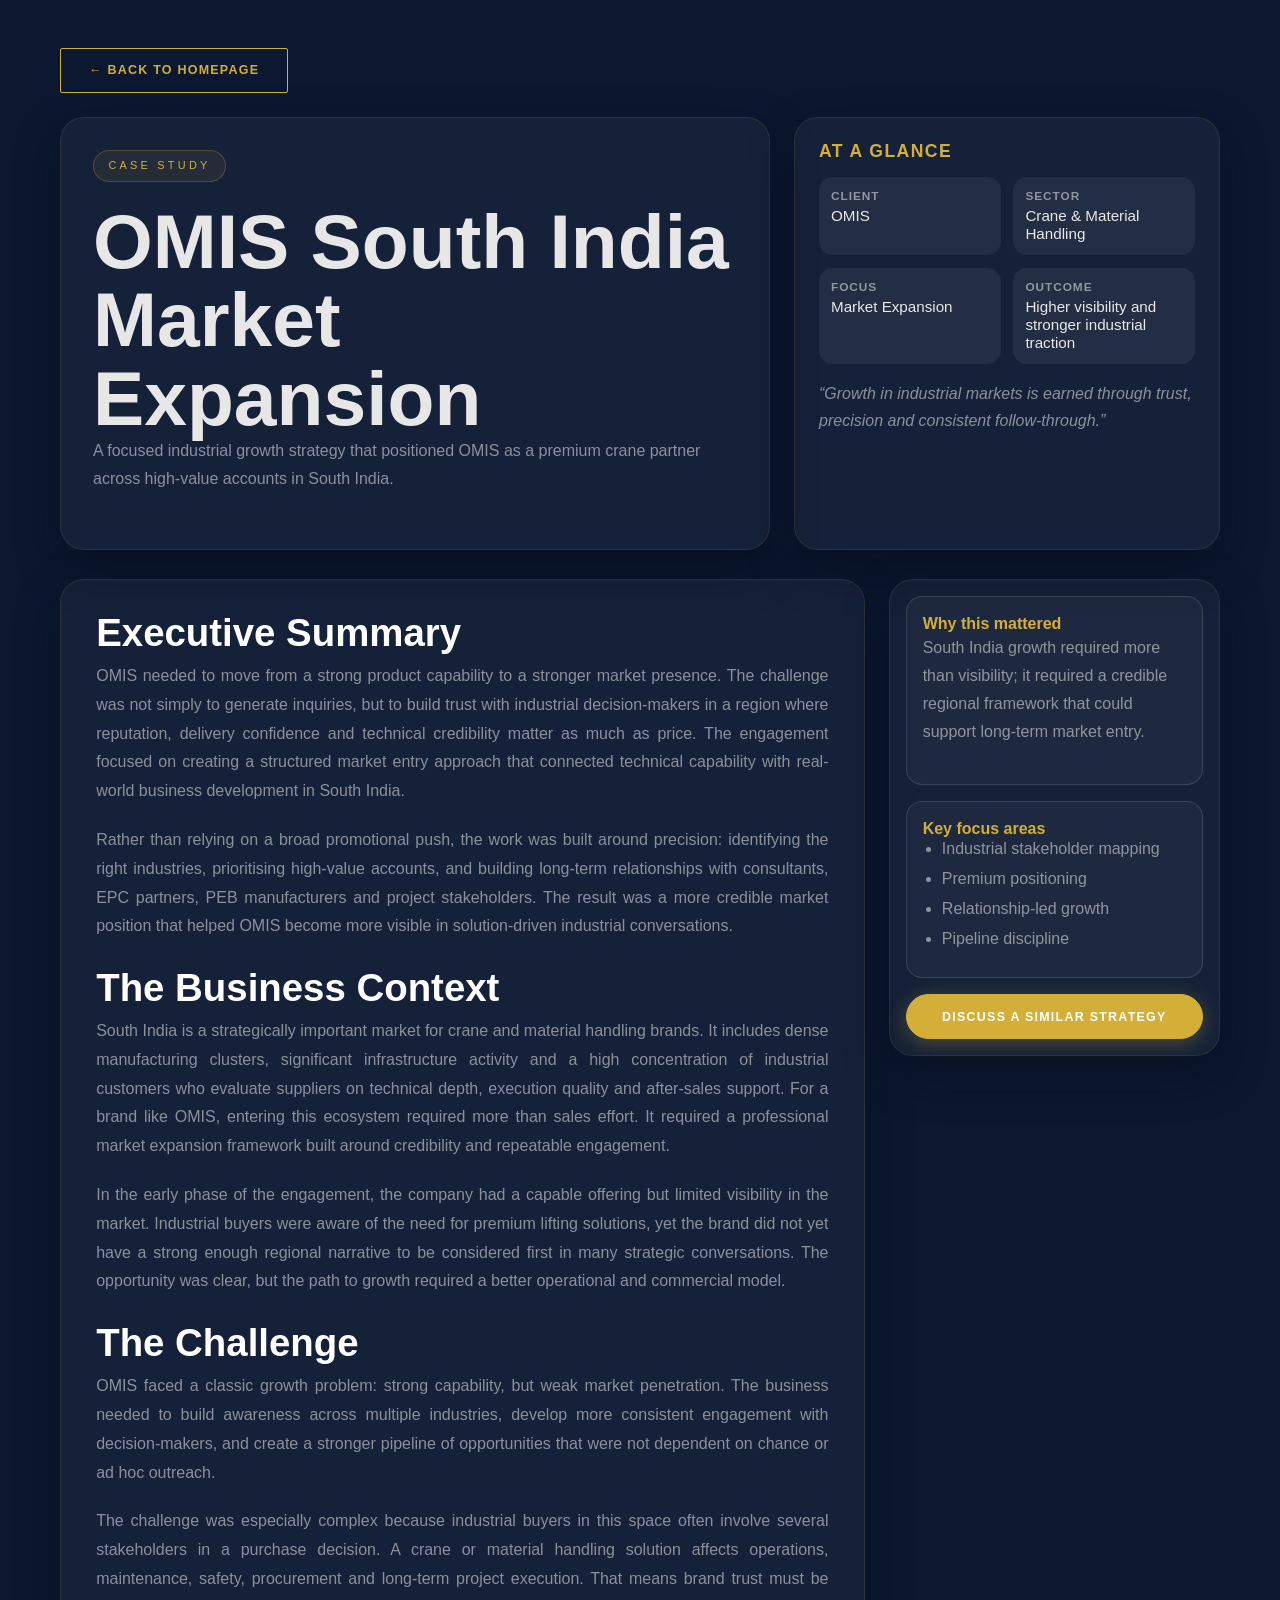
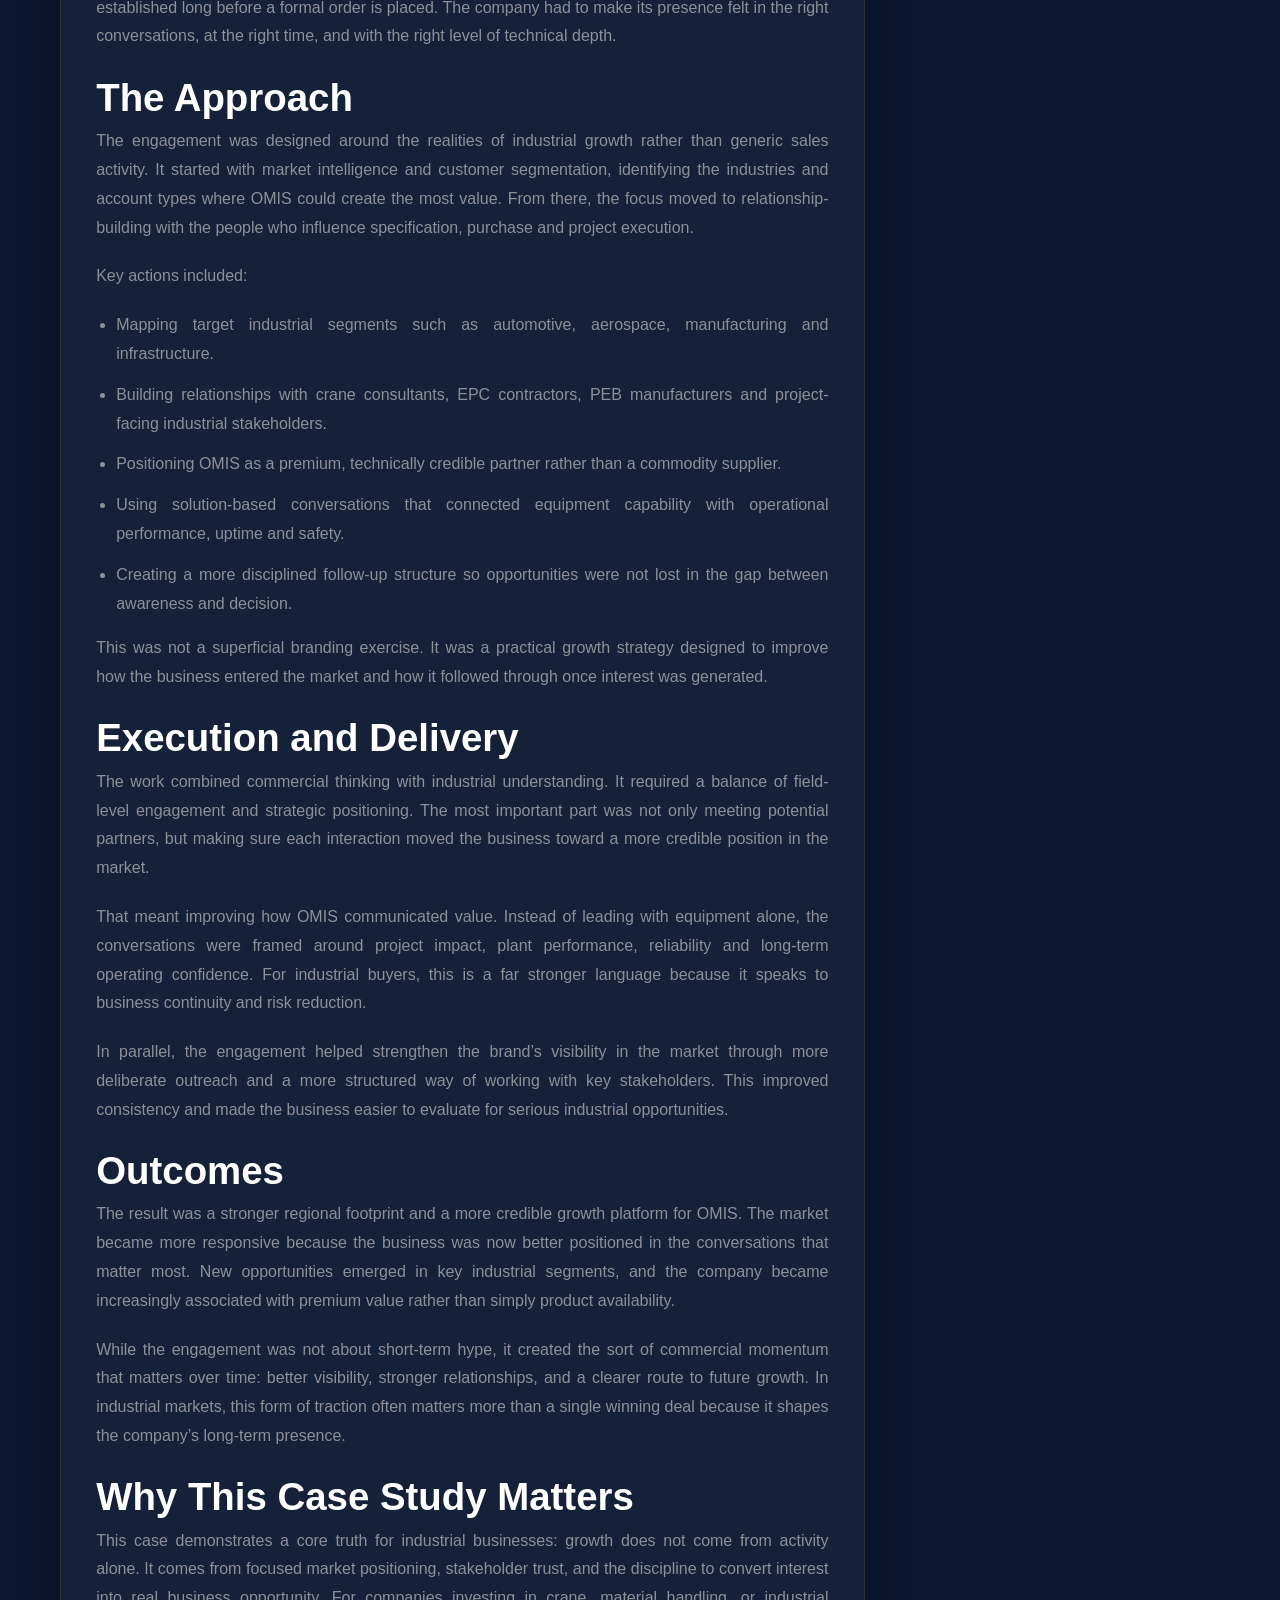
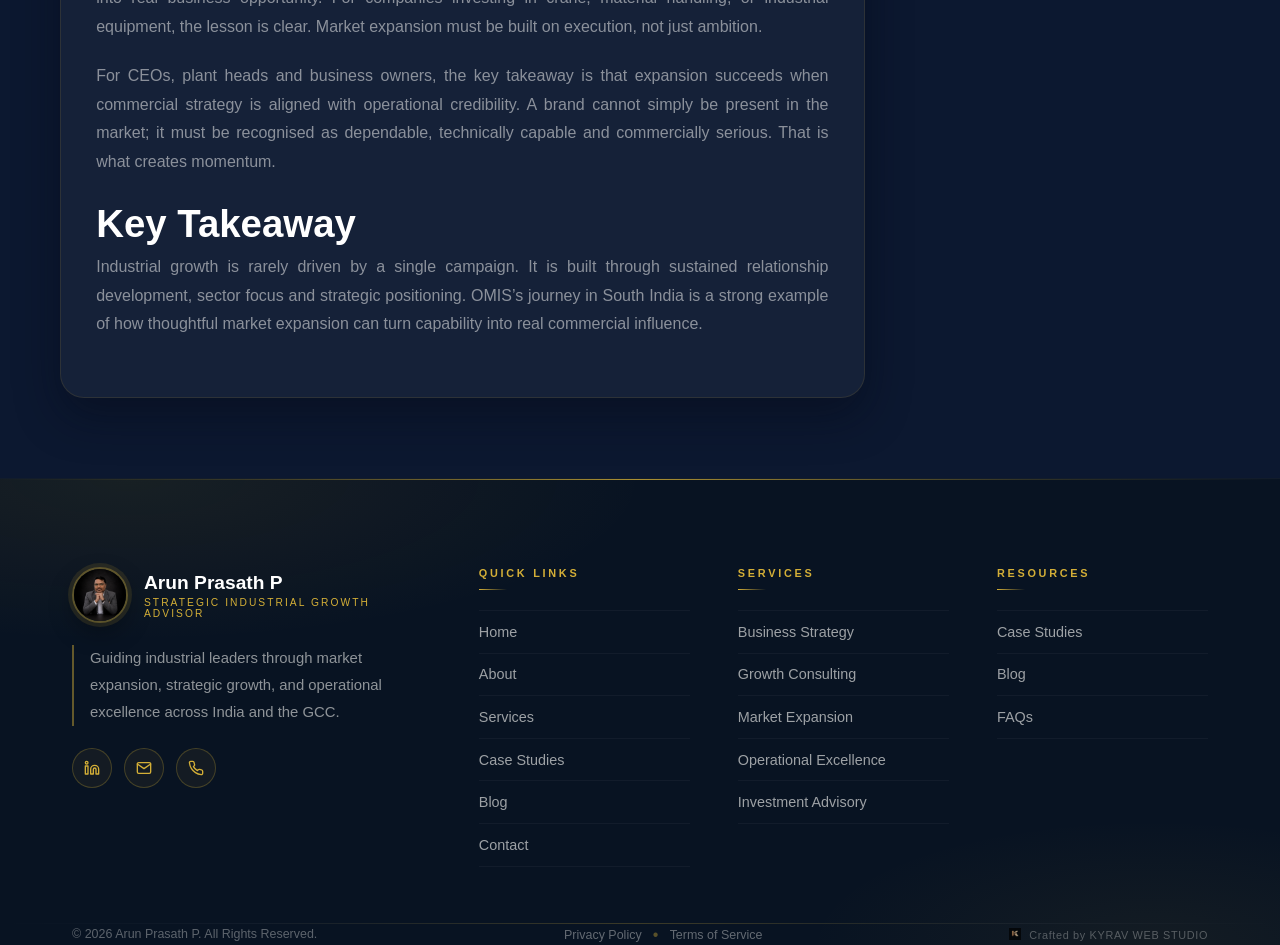
<file: case-studies/omis-south-india-market-expansion.html>
<!DOCTYPE html>
<html lang="en">
<head>
  <meta charset="UTF-8" />
  <meta name="viewport" content="width=device-width, initial-scale=1.0" />
  <title>OMIS South India Market Expansion Case Study | Arun Prasath P</title>
  <meta name="description" content="See how Arun Prasath P helped OMIS build a premium crane brand presence across South India through strategic market expansion and industrial relationship building." />
  <meta name="keywords" content="industrial growth advisor, strategy growth advisor, CEO industrial advisor, founder industrial advisor, industrial consulting India, industrial consulting GCC, crane consultant India, material handling consultant, GCC market expansion advisor, India market entry advisor, business development consultant industrial, plant growth advisor, executive industrial advisor, heavy industry strategy consultant, manufacturing growth advisor, industrial operations advisor, strategic advisory for CEOs, B2B industrial consulting, supply chain strategy advisor, plant expansion advisor, industrial performance consultant, industrial advisory services, industrial client advisor, industrial advisor for founders, industrial strategy advisor GCC, industrial strategy advisor India, industrial executive advisor, industrial market growth consultant, industrial delivery advisor, industrial advisory firm, industrial project advisor, industrial business advisor, industrial growth consultant, crane safety advisor, material handling strategy advisor, industrial operations consultant, industrial expansion consultant, GCC industrial consultant, India industrial growth consultant, industrial advisory for CEOs, industrial advisory for founders, industrial growth strategy consultant, industrial market expansion consultant, industrial consulting services India, industrial consulting services GCC, industrial business strategy advisor, industrial transformation advisor, industrial optimization consultant, industrial leadership advisor, industrial growth advisor India, industrial growth advisor GCC, industrial growth advisor India GCC, industrial growth advisor for CEOs, strategy growth advisor India, strategy growth advisor GCC, strategy growth advisor India GCC, strategy growth advisor for CEOs, CEO industrial advisor India, CEO industrial advisor GCC, CEO industrial advisor India GCC, CEO industrial advisor for CEOs, founder industrial advisor India, founder industrial advisor GCC, founder industrial advisor India GCC, founder industrial advisor for CEOs, industrial consulting India India, industrial consulting India GCC, industrial consulting India India GCC, industrial consulting India for CEOs, industrial consulting GCC India, industrial consulting GCC GCC, industrial consulting GCC India GCC, industrial consulting GCC for CEOs, crane consultant India India, crane consultant India GCC, crane consultant India India GCC, crane consultant India for CEOs, material handling consultant India, material handling consultant GCC, material handling consultant India GCC, material handling consultant for CEOs, GCC market expansion advisor India, GCC market expansion advisor GCC, GCC market expansion advisor India GCC, GCC market expansion advisor for CEOs, India market entry advisor India, India market entry advisor GCC, India market entry advisor India GCC, India market entry advisor for CEOs, business development consultant industrial India, business development consultant industrial GCC, business development consultant industrial India GCC, business development consultant industrial for CEOs, plant growth advisor India, plant growth advisor GCC, plant growth advisor India GCC, plant growth advisor for CEOs, executive industrial advisor India, executive industrial advisor GCC, executive industrial advisor India GCC, executive industrial advisor for CEOs, heavy industry strategy consultant India, heavy industry strategy consultant GCC, heavy industry strategy consultant India GCC, heavy industry strategy consultant for CEOs, manufacturing growth advisor India, manufacturing growth advisor GCC, manufacturing growth advisor India GCC, manufacturing growth advisor for CEOs, industrial operations advisor India, industrial operations advisor GCC, industrial operations advisor India GCC, industrial operations advisor for CEOs, strategic advisory for CEOs India, strategic advisory for CEOs GCC, strategic advisory for CEOs India GCC, strategic advisory for CEOs for CEOs, B2B industrial consulting India, B2B industrial consulting GCC, B2B industrial consulting India GCC, B2B industrial consulting for CEOs, supply chain strategy advisor India, supply chain strategy advisor GCC, supply chain strategy advisor India GCC, supply chain strategy advisor for CEOs, plant expansion advisor India, plant expansion advisor GCC, plant expansion advisor India GCC, plant expansion advisor for CEOs, industrial performance consultant India, industrial performance consultant GCC, industrial performance consultant India GCC, industrial performance consultant for CEOs, industrial advisory services India, industrial advisory services GCC, industrial advisory services India GCC, industrial advisory services for CEOs, industrial client advisor India, industrial client advisor GCC, industrial client advisor India GCC, industrial client advisor for CEOs, industrial advisor for founders India, industrial advisor for founders GCC, industrial advisor for founders India GCC, industrial advisor for founders for CEOs, industrial strategy advisor GCC India, industrial strategy advisor GCC GCC, industrial strategy advisor GCC India GCC, industrial strategy advisor GCC for CEOs, industrial strategy advisor India India, industrial strategy advisor India GCC, industrial strategy advisor India India GCC, industrial strategy advisor India for CEOs, industrial executive advisor India, industrial executive advisor GCC, industrial executive advisor India GCC, industrial executive advisor for CEOs, industrial market growth consultant India, industrial market growth consultant GCC, industrial market growth consultant India GCC, industrial market growth consultant for CEOs, industrial delivery advisor India, industrial delivery advisor GCC, industrial delivery advisor India GCC, industrial delivery advisor for CEOs, industrial advisory firm India, industrial advisory firm GCC, industrial advisory firm India GCC, industrial advisory firm for CEOs, industrial project advisor India, industrial project advisor GCC, industrial project advisor India GCC, industrial project advisor for CEOs, industrial business advisor India, industrial business advisor GCC, industrial business advisor India GCC, industrial business advisor for CEOs, industrial growth consultant India, industrial growth consultant GCC, industrial growth consultant India GCC, industrial growth consultant for CEOs, crane safety advisor India, crane safety advisor GCC, crane safety advisor India GCC, crane safety advisor for CEOs, material handling strategy advisor India, material handling strategy advisor GCC, material handling strategy advisor India GCC, material handling strategy advisor for CEOs, industrial operations consultant India, industrial operations consultant GCC, industrial operations consultant India GCC, industrial operations consultant for CEOs, industrial expansion consultant India, industrial expansion consultant GCC, industrial expansion consultant India GCC, industrial expansion consultant for CEOs, GCC industrial consultant India, GCC industrial consultant GCC, GCC industrial consultant India GCC, GCC industrial consultant for CEOs, India industrial growth consultant India, India industrial growth consultant GCC, India industrial growth consultant India GCC, India industrial growth consultant for CEOs, industrial advisory for CEOs India, industrial advisory for CEOs GCC, industrial advisory for CEOs India GCC, industrial advisory for CEOs for CEOs, industrial advisory for founders India, industrial advisory for founders GCC, industrial advisory for founders India GCC, industrial advisory for founders for CEOs, industrial growth strategy consultant India, industrial growth strategy consultant GCC, industrial growth strategy consultant India GCC, industrial growth strategy consultant for CEOs, industrial market expansion consultant India, industrial market expansion consultant GCC, industrial market expansion consultant India GCC, industrial market expansion consultant for CEOs, industrial consulting services India India, industrial consulting services India GCC, industrial consulting services India India GCC, industrial consulting services India for CEOs, industrial consulting services GCC India, industrial consulting services GCC GCC, industrial consulting services GCC India GCC, industrial consulting services GCC for CEOs, industrial business strategy advisor India, industrial business strategy advisor GCC, industrial business strategy advisor India GCC, industrial business strategy advisor for CEOs, industrial transformation advisor India, industrial transformation advisor GCC, industrial transformation advisor India GCC, industrial transformation advisor for CEOs, industrial optimization consultant India, industrial optimization consultant GCC, industrial optimization consultant India GCC, industrial optimization consultant for CEOs, industrial leadership advisor India, industrial leadership advisor GCC, industrial leadership advisor India GCC, industrial leadership advisor for CEOs, industrial growth advisor for founders, industrial growth advisor for executives, industrial growth advisor for industrial leaders, strategy growth advisor for founders, strategy growth advisor for executives, strategy growth advisor for industrial leaders, CEO industrial advisor for founders, CEO industrial advisor for executives, CEO industrial advisor for industrial leaders, founder industrial advisor for founders, founder industrial advisor for executives, founder industrial advisor for industrial leaders, industrial consulting India for founders, industrial consulting India for executives, industrial consulting India for industrial leaders, industrial consulting GCC for founders, industrial consulting GCC for executives, industrial consulting GCC for industrial leaders, crane consultant India for founders, crane consultant India for executives, crane consultant India for industrial leaders, material handling consultant for founders, material handling consultant for executives, material handling consultant for industrial leaders, GCC market expansion advisor for founders, GCC market expansion advisor for executives, GCC market expansion advisor for industrial leaders, India market entry advisor for founders, India market entry advisor for executives, India market entry advisor for industrial leaders, business development consultant industrial for founders, business development consultant industrial for executives, business development consultant industrial for industrial leaders, plant growth advisor for founders, plant growth advisor for executives, plant growth advisor for industrial leaders, executive industrial advisor for founders, executive industrial advisor for executives, executive industrial advisor for industrial leaders, heavy industry strategy consultant for founders, heavy industry strategy consultant for executives, heavy industry strategy consultant for industrial leaders, manufacturing growth advisor for founders, manufacturing growth advisor for executives, manufacturing growth advisor for industrial leaders, industrial operations advisor for founders, industrial operations advisor for executives, industrial operations advisor for industrial leaders, strategic advisory for CEOs for founders, strategic advisory for CEOs for executives, strategic advisory for CEOs for industrial leaders, B2B industrial consulting for founders, B2B industrial consulting for executives, B2B industrial consulting for industrial leaders, supply chain strategy advisor for founders, supply chain strategy advisor for executives, supply chain strategy advisor for industrial leaders, plant expansion advisor for founders, plant expansion advisor for executives, plant expansion advisor for industrial leaders, industrial performance consultant for founders, industrial performance consultant for executives, industrial performance consultant for industrial leaders, industrial advisory services for founders, industrial advisory services for executives, industrial advisory services for industrial leaders, industrial client advisor for founders, industrial client advisor for executives, industrial client advisor for industrial leaders, industrial advisor for founders for founders, industrial advisor for founders for executives, industrial advisor for founders for industrial leaders, industrial strategy advisor GCC for founders, industrial strategy advisor GCC for executives, industrial strategy advisor GCC for industrial leaders, industrial risk advisor, industrial capability advisor, industrial planning consultant, industrial operations strategy, industrial delivery strategy, industrial performance improvement, industrial growth plan, industrial revenue growth advisor, industrial growth planning consultant, industrial expansion advisor India, industrial expansion advisor GCC, industrial execution consultant, industrial execution advisor, industrial capability growth advisor, industrial market strategy advisor, industrial commercial advisor, industrial project delivery consultant, industrial transformation consultant, industrial supply chain advisor, industrial procurement advisor, industrial asset performance advisor, industrial capacity advisor, industrial productivity consultant, industrial efficiency advisor, industrial strategy 1, industrial advisor 1, industrial consultant 1, industrial consulting 1, industrial advisor India 1, industrial advisor GCC 1, industrial consultant India 1, industrial consultant GCC 1, industrial strategy India 1, industrial strategy GCC 1, crane strategy 2, crane advisor 2, crane consultant 2, crane consulting 2, crane advisor India 2, crane advisor GCC 2, crane consultant India 2, crane consultant GCC 2, crane strategy India 2, crane strategy GCC 2, material handling strategy 3, material handling advisor 3, material handling consultant 3, material handling consulting 3, material handling advisor India 3, material handling advisor GCC 3, material handling consultant India 3, material handling consultant GCC 3, material handling strategy India 3, material handling strategy GCC 3, manufacturing strategy 4, manufacturing advisor 4, manufacturing consultant 4, manufacturing consulting 4, manufacturing advisor India 4, manufacturing advisor GCC 4, manufacturing consultant India 4, manufacturing consultant GCC 4, manufacturing strategy India 4, manufacturing strategy GCC 4, supply chain strategy 5, supply chain advisor 5, supply chain consultant 5, supply chain consulting 5, supply chain advisor India 5, supply chain advisor GCC 5, supply chain consultant India 5, supply chain consultant GCC 5, supply chain strategy India 5, supply chain strategy GCC 5, plant strategy 6, plant advisor 6, plant consultant 6, plant consulting 6, plant advisor India 6, plant advisor GCC 6, plant consultant India 6, plant consultant GCC 6, plant strategy India 6, plant strategy GCC 6, operations strategy 7, operations advisor 7, operations consultant 7, operations consulting 7, operations advisor India 7, operations advisor GCC 7, operations consultant India 7, operations consultant GCC 7, operations strategy India 7, operations strategy GCC 7, growth strategy 8, growth advisor 8, growth consultant 8, growth consulting 8, growth advisor India 8, growth advisor GCC 8, growth consultant India 8, growth consultant GCC 8, growth strategy India 8, growth strategy GCC 8, market strategy 9, market advisor 9, market consultant 9, market consulting 9, market advisor India 9, market advisor GCC 9, market consultant India 9, market consultant GCC 9, market strategy India 9, market strategy GCC 9, business strategy 10, business advisor 10, business consultant 10, business consulting 10, business advisor India 10, business advisor GCC 10, business consultant India 10, business consultant GCC 10, business strategy India 10, business strategy GCC 10, advisory strategy 11, advisory advisor 11, advisory consultant 11, advisory consulting 11, advisory advisor India 11, advisory advisor GCC 11, advisory consultant India 11, advisory consultant GCC 11, advisory strategy India 11, advisory strategy GCC 11, industrial strategy 12, industrial advisor 12, industrial consultant 12, industrial consulting 12, industrial advisor India 12, industrial advisor GCC 12, industrial consultant India 12, industrial consultant GCC 12, industrial strategy India 12, industrial strategy GCC 12, crane strategy 13, crane advisor 13, crane consultant 13, crane consulting 13, crane advisor India 13, crane advisor GCC 13, crane consultant India 13, crane consultant GCC 13, crane strategy India 13, crane strategy GCC 13, material handling strategy 14, material handling advisor 14, material handling consultant 14, material handling consulting 14, material handling advisor India 14, material handling advisor GCC 14, material handling consultant India 14, material handling consultant GCC 14, material handling strategy India 14, material handling strategy GCC 14, manufacturing strategy 15, manufacturing advisor 15, manufacturing consultant 15, manufacturing consulting 15, manufacturing advisor India 15, manufacturing advisor GCC 15, manufacturing consultant India 15, manufacturing consultant GCC 15, manufacturing strategy India 15, manufacturing strategy GCC 15, supply chain strategy 16, supply chain advisor 16, supply chain consultant 16, supply chain consulting 16, supply chain advisor India 16, supply chain advisor GCC 16, supply chain consultant India 16, supply chain consultant GCC 16, supply chain strategy India 16, supply chain strategy GCC 16, plant strategy 17, plant advisor 17, plant consultant 17, plant consulting 17, plant advisor India 17, plant advisor GCC 17, plant consultant India 17, plant consultant GCC 17, plant strategy India 17, plant strategy GCC 17, operations strategy 18, operations advisor 18, operations consultant 18, operations consulting 18, operations advisor India 18, operations advisor GCC 18, operations consultant India 18, operations consultant GCC 18, operations strategy India 18, operations strategy GCC 18, growth strategy 19, growth advisor 19, growth consultant 19, growth consulting 19, growth advisor India 19, growth advisor GCC 19, growth consultant India 19, growth consultant GCC 19, growth strategy India 19, growth strategy GCC 19, market strategy 20, market advisor 20, market consultant 20, market consulting 20, market advisor India 20, market advisor GCC 20, market consultant India 20, market consultant GCC 20, market strategy India 20, market strategy GCC 20, business strategy 21, business advisor 21, business consultant 21, business consulting 21, business advisor India 21, business advisor GCC 21, business consultant India 21, business consultant GCC 21, business strategy India 21, business strategy GCC 21, advisory strategy 22, advisory advisor 22, advisory consultant 22, advisory consulting 22, advisory advisor India 22, advisory advisor GCC 22, advisory consultant India 22, advisory consultant GCC 22, advisory strategy India 22, advisory strategy GCC 22, industrial strategy 23, industrial advisor 23, industrial consultant 23, industrial consulting 23, industrial advisor India 23, industrial advisor GCC 23, industrial consultant India 23, industrial consultant GCC 23, industrial strategy India 23, industrial strategy GCC 23, crane strategy 24, crane advisor 24, crane consultant 24, crane consulting 24, crane advisor India 24, crane advisor GCC 24, crane consultant India 24, crane consultant GCC 24, crane strategy India 24, crane strategy GCC 24, material handling strategy 25, material handling advisor 25, material handling consultant 25, material handling consulting 25, material handling advisor India 25, material handling advisor GCC 25, material handling consultant India 25, material handling consultant GCC 25, material handling strategy India 25, material handling strategy GCC 25, manufacturing strategy 26, manufacturing advisor 26, manufacturing consultant 26, manufacturing consulting 26, manufacturing advisor India 26, manufacturing advisor GCC 26, manufacturing consultant India 26, manufacturing consultant GCC 26, manufacturing strategy India 26, manufacturing strategy GCC 26, supply chain strategy 27, supply chain advisor 27, supply chain consultant 27, supply chain consulting 27, supply chain advisor India 27, supply chain advisor GCC 27, supply chain consultant India 27, supply chain consultant GCC 27, supply chain strategy India 27, supply chain strategy GCC 27, plant strategy 28, plant advisor 28, plant consultant 28, plant consulting 28, plant advisor India 28, plant advisor GCC 28, plant consultant India 28, plant consultant GCC 28, plant strategy India 28, plant strategy GCC 28, operations strategy 29, operations advisor 29, operations consultant 29, operations consulting 29, operations advisor India 29, operations advisor GCC 29, operations consultant India 29, operations consultant GCC 29, operations strategy India 29, operations strategy GCC 29, growth strategy 30, growth advisor 30, growth consultant 30, growth consulting 30, growth advisor India 30, growth advisor GCC 30, growth consultant India 30, growth consultant GCC 30, growth strategy India 30, growth strategy GCC 30, market strategy 31, market advisor 31, market consultant 31, market consulting 31, market advisor India 31, market advisor GCC 31, market consultant India 31, market consultant GCC 31, market strategy India 31, market strategy GCC 31, business strategy 32, business advisor 32, business consultant 32, business consulting 32, business advisor India 32, business advisor GCC 32, business consultant India 32, business consultant GCC 32, business strategy India 32, business strategy GCC 32, advisory strategy 33, advisory advisor 33, advisory consultant 33, advisory consulting 33, advisory advisor India 33, advisory advisor GCC 33, advisory consultant India 33, advisory consultant GCC 33, advisory strategy India 33, advisory strategy GCC 33, industrial strategy 34, industrial advisor 34, industrial consultant 34, industrial consulting 34, industrial advisor India 34, industrial advisor GCC 34, industrial consultant India 34, industrial consultant GCC 34, industrial strategy India 34, industrial strategy GCC 34, crane strategy 35, crane advisor 35, crane consultant 35, crane consulting 35, crane advisor India 35, crane advisor GCC 35, crane consultant India 35, crane consultant GCC 35, crane strategy India 35, crane strategy GCC 35, material handling strategy 36, material handling advisor 36, material handling consultant 36, material handling consulting 36, material handling advisor India 36, material handling advisor GCC 36, material handling consultant India 36, material handling consultant GCC 36, material handling strategy India 36, material handling strategy GCC 36, manufacturing strategy 37, manufacturing advisor 37, manufacturing consultant 37, manufacturing consulting 37, manufacturing advisor India 37, manufacturing advisor GCC 37, manufacturing consultant India 37, manufacturing consultant GCC 37, manufacturing strategy India 37, manufacturing strategy GCC 37, supply chain strategy 38, supply chain advisor 38, supply chain consultant 38, supply chain consulting 38, supply chain advisor India 38, supply chain advisor GCC 38, supply chain consultant India 38, supply chain consultant GCC 38, supply chain strategy India 38, supply chain strategy GCC 38, plant strategy 39, plant advisor 39, plant consultant 39, plant consulting 39, plant advisor India 39, plant advisor GCC 39, plant consultant India 39, plant consultant GCC 39, plant strategy India 39, plant strategy GCC 39, operations strategy 40, operations advisor 40, operations consultant 40, operations consulting 40, operations advisor India 40, operations advisor GCC 40, operations consultant India 40, operations consultant GCC 40, operations strategy India 40, operations strategy GCC 40, growth strategy 41, growth advisor 41, growth consultant 41, growth consulting 41, growth advisor India 41, growth advisor GCC 41, growth consultant India 41, growth consultant GCC 41, growth strategy India 41, growth strategy GCC 41, market strategy 42, market advisor 42, market consultant 42, market consulting 42, market advisor India 42, market advisor GCC 42, market consultant India 42, market consultant GCC 42, market strategy India 42, market strategy GCC 42, business strategy 43, business advisor 43, business consultant 43, business consulting 43, business advisor India 43, business advisor GCC 43, business consultant India 43, business consultant GCC 43, business strategy India 43, business strategy GCC 43, advisory strategy 44, advisory advisor 44, advisory consultant 44, advisory consulting 44, advisory advisor India 44, advisory advisor GCC 44, advisory consultant India 44, advisory consultant GCC 44, advisory strategy India 44, advisory strategy GCC 44, industrial strategy 45, industrial advisor 45, industrial consultant 45, industrial consulting 45, industrial advisor India 45, industrial advisor GCC 45, industrial consultant India 45, industrial consultant GCC 45, industrial strategy India 45, industrial strategy GCC 45, crane strategy 46, crane advisor 46, crane consultant 46, crane consulting 46, crane advisor India 46, crane advisor GCC 46, crane consultant India 46, crane consultant GCC 46, crane strategy India 46, crane strategy GCC 46, material handling strategy 47, material handling advisor 47, material handling consultant 47, material handling consulting 47, material handling advisor India 47, material handling advisor GCC 47, material handling consultant India 47, material handling consultant GCC 47, material handling strategy India 47, material handling strategy GCC 47, manufacturing strategy 48, manufacturing advisor 48, manufacturing consultant 48, manufacturing consulting 48, manufacturing advisor India 48, manufacturing advisor GCC 48, manufacturing consultant India 48, manufacturing consultant GCC 48, manufacturing strategy India 48, manufacturing strategy GCC 48, supply chain strategy 49, supply chain advisor 49, supply chain consultant 49, supply chain consulting 49, supply chain advisor India 49, supply chain advisor GCC 49, supply chain consultant India 49, supply chain consultant GCC 49, supply chain strategy India 49, supply chain strategy GCC 49, plant strategy 50, plant advisor 50, plant consultant 50, plant consulting 50, plant advisor India 50, plant advisor GCC 50, plant consultant India 50, plant consultant GCC 50, plant strategy India 50, plant strategy GCC 50, operations strategy 51, operations advisor 51, operations consultant 51, operations consulting 51, operations advisor India 51, operations advisor GCC 51, operations consultant India 51, operations consultant GCC 51, operations strategy India 51, operations strategy GCC 51, growth strategy 52, growth advisor 52, growth consultant 52, growth consulting 52, growth advisor India 52, growth advisor GCC 52, growth consultant India 52, growth consultant GCC 52, growth strategy India 52, growth strategy GCC 52, market strategy 53, market advisor 53, market consultant 53, market consulting 53, market advisor India 53, market advisor GCC 53, market consultant India 53, market consultant GCC 53, market strategy India 53, market strategy GCC 53, business strategy 54, business advisor 54, business consultant 54, business consulting 54, business advisor India 54, business advisor GCC 54, business consultant India 54, business consultant GCC 54, business strategy India 54, business strategy GCC 54, advisory strategy 55, advisory advisor 55, advisory consultant 55, advisory consulting 55, advisory advisor India 55, advisory advisor GCC 55, advisory consultant India 55, advisory consultant GCC 55, advisory strategy India 55, advisory strategy GCC 55, industrial strategy 56, industrial advisor 56, industrial consultant 56, industrial consulting 56, industrial advisor India 56, industrial advisor GCC 56, industrial consultant India 56, industrial consultant GCC 56, industrial strategy India 56, industrial strategy GCC 56, crane strategy 57, crane advisor 57, crane consultant 57, crane consulting 57, crane advisor India 57, crane advisor GCC 57, crane consultant India 57, crane consultant GCC 57, crane strategy India 57, crane strategy GCC 57, material handling strategy 58, material handling advisor 58, material handling consultant 58, material handling consulting 58, material handling advisor India 58, material handling advisor GCC 58, material handling consultant India 58, material handling consultant GCC 58, material handling strategy India 58, material handling strategy GCC 58, manufacturing strategy 59, manufacturing advisor 59, manufacturing consultant 59, manufacturing consulting 59, manufacturing advisor India 59, manufacturing advisor GCC 59, manufacturing consultant India 59, manufacturing consultant GCC 59, manufacturing strategy India 59, manufacturing strategy GCC 59, supply chain strategy 60, supply chain advisor 60, supply chain consultant 60, supply chain consulting 60, supply chain advisor India 60, supply chain advisor GCC 60, supply chain consultant India 60, supply chain consultant GCC 60, supply chain strategy India 60, supply chain strategy GCC 60, plant strategy 61, plant advisor 61, plant consultant 61, plant consulting 61, plant advisor India 61, plant advisor GCC 61, plant consultant India 61, plant consultant GCC 61, plant strategy India 61, plant strategy GCC 61, operations strategy 62, operations advisor 62, operations consultant 62, operations consulting 62, operations advisor India 62, operations advisor GCC 62, operations consultant India 62, operations consultant GCC 62, operations strategy India 62, operations strategy GCC 62, growth strategy 63, growth advisor 63, growth consultant 63, growth consulting 63, growth advisor India 63, growth advisor GCC 63, growth consultant India 63, growth consultant GCC 63, growth strategy India 63, growth strategy GCC 63, market strategy 64, market advisor 64, market consultant 64, market consulting 64, market advisor India 64, market advisor GCC 64, market consultant India 64, market consultant GCC 64, market strategy India 64, market strategy GCC 64, business strategy 65, business advisor 65, business consultant 65, business consulting 65, business advisor India 65, business advisor GCC 65, business consultant India 65, business consultant GCC 65, business strategy India 65, business strategy GCC 65, advisory strategy 66, advisory advisor 66, advisory consultant 66, advisory consulting 66, advisory advisor India 66, advisory advisor GCC 66" />
  <link rel="canonical" href="https://arunprasathp.in/case-studies/omis-south-india-market-expansion.html" />
  <link rel="stylesheet" href="../assets/css/main.css" />
  <link rel="stylesheet" href="../assets/css/typography.css" />
  <link rel="stylesheet" href="../assets/css/components.css" />
  <link rel="stylesheet" href="../assets/css/sections.css" />
  <link rel="stylesheet" href="../assets/css/responsive.css" />
  <link rel="icon" type="image/png" sizes="16x16" href="../assets/images/favicon-16.png" />
  <link rel="icon" type="image/png" sizes="32x32" href="../assets/images/favicon-32.png" />
  <link rel="apple-touch-icon" sizes="180x180" href="../assets/images/favicon-48.png" />
  <script type="application/ld+json">
  {
    "@context": "https://schema.org",
    "@type": "BreadcrumbList",
    "itemListElement": [
      { "@type": "ListItem", "position": 1, "name": "Home", "item": "https://arunprasathp.in/" },
      { "@type": "ListItem", "position": 2, "name": "Case Studies", "item": "https://arunprasathp.in/" },
      { "@type": "ListItem", "position": 3, "name": "OMIS South India Market Expansion", "item": "https://arunprasathp.in/case-studies/omis-south-india-market-expansion.html" }
    ]
  }
  </script>
</head>
<body>
  <main class="case-study-shell">
    <a href="../index.html" class="button button-secondary" style="margin-bottom: 1.5rem;">← Back to homepage</a>

    <header class="case-study-hero">
      <div class="case-study-hero-copy">
        <p class="section-eyebrow">Case Study</p>
        <h1>OMIS South India Market Expansion</h1>
        <p class="section-intro">A focused industrial growth strategy that positioned OMIS as a premium crane partner across high-value accounts in South India.</p>
      </div>

      <div class="case-study-card">
        <h2>At a glance</h2>
        <div class="case-study-metric-grid">
          <div><strong>Client</strong><span>OMIS</span></div>
          <div><strong>Sector</strong><span>Crane &amp; Material Handling</span></div>
          <div><strong>Focus</strong><span>Market Expansion</span></div>
          <div><strong>Outcome</strong><span>Higher visibility and stronger industrial traction</span></div>
        </div>
        <p class="case-study-quote">“Growth in industrial markets is earned through trust, precision and consistent follow-through.”</p>
      </div>
    </header>

    <div class="case-study-layout">
      <article class="case-study-article">
        <section>
          <h2>Executive Summary</h2>
          <p>OMIS needed to move from a strong product capability to a stronger market presence. The challenge was not simply to generate inquiries, but to build trust with industrial decision-makers in a region where reputation, delivery confidence and technical credibility matter as much as price. The engagement focused on creating a structured market entry approach that connected technical capability with real-world business development in South India.</p>
          <p>Rather than relying on a broad promotional push, the work was built around precision: identifying the right industries, prioritising high-value accounts, and building long-term relationships with consultants, EPC partners, PEB manufacturers and project stakeholders. The result was a more credible market position that helped OMIS become more visible in solution-driven industrial conversations.</p>
        </section>

        <section>
          <h2>The Business Context</h2>
          <p>South India is a strategically important market for crane and material handling brands. It includes dense manufacturing clusters, significant infrastructure activity and a high concentration of industrial customers who evaluate suppliers on technical depth, execution quality and after-sales support. For a brand like OMIS, entering this ecosystem required more than sales effort. It required a professional market expansion framework built around credibility and repeatable engagement.</p>
          <p>In the early phase of the engagement, the company had a capable offering but limited visibility in the market. Industrial buyers were aware of the need for premium lifting solutions, yet the brand did not yet have a strong enough regional narrative to be considered first in many strategic conversations. The opportunity was clear, but the path to growth required a better operational and commercial model.</p>
        </section>

        <section>
          <h2>The Challenge</h2>
          <p>OMIS faced a classic growth problem: strong capability, but weak market penetration. The business needed to build awareness across multiple industries, develop more consistent engagement with decision-makers, and create a stronger pipeline of opportunities that were not dependent on chance or ad hoc outreach.</p>
          <p>The challenge was especially complex because industrial buyers in this space often involve several stakeholders in a purchase decision. A crane or material handling solution affects operations, maintenance, safety, procurement and long-term project execution. That means brand trust must be established long before a formal order is placed. The company had to make its presence felt in the right conversations, at the right time, and with the right level of technical depth.</p>
        </section>

        <section>
          <h2>The Approach</h2>
          <p>The engagement was designed around the realities of industrial growth rather than generic sales activity. It started with market intelligence and customer segmentation, identifying the industries and account types where OMIS could create the most value. From there, the focus moved to relationship-building with the people who influence specification, purchase and project execution.</p>
          <p>Key actions included:</p>
          <ul>
            <li>Mapping target industrial segments such as automotive, aerospace, manufacturing and infrastructure.</li>
            <li>Building relationships with crane consultants, EPC contractors, PEB manufacturers and project-facing industrial stakeholders.</li>
            <li>Positioning OMIS as a premium, technically credible partner rather than a commodity supplier.</li>
            <li>Using solution-based conversations that connected equipment capability with operational performance, uptime and safety.</li>
            <li>Creating a more disciplined follow-up structure so opportunities were not lost in the gap between awareness and decision.</li>
          </ul>
          <p>This was not a superficial branding exercise. It was a practical growth strategy designed to improve how the business entered the market and how it followed through once interest was generated.</p>
        </section>

        <section>
          <h2>Execution and Delivery</h2>
          <p>The work combined commercial thinking with industrial understanding. It required a balance of field-level engagement and strategic positioning. The most important part was not only meeting potential partners, but making sure each interaction moved the business toward a more credible position in the market.</p>
          <p>That meant improving how OMIS communicated value. Instead of leading with equipment alone, the conversations were framed around project impact, plant performance, reliability and long-term operating confidence. For industrial buyers, this is a far stronger language because it speaks to business continuity and risk reduction.</p>
          <p>In parallel, the engagement helped strengthen the brand’s visibility in the market through more deliberate outreach and a more structured way of working with key stakeholders. This improved consistency and made the business easier to evaluate for serious industrial opportunities.</p>
        </section>

        <section>
          <h2>Outcomes</h2>
          <p>The result was a stronger regional footprint and a more credible growth platform for OMIS. The market became more responsive because the business was now better positioned in the conversations that matter most. New opportunities emerged in key industrial segments, and the company became increasingly associated with premium value rather than simply product availability.</p>
          <p>While the engagement was not about short-term hype, it created the sort of commercial momentum that matters over time: better visibility, stronger relationships, and a clearer route to future growth. In industrial markets, this form of traction often matters more than a single winning deal because it shapes the company’s long-term presence.</p>
        </section>

        <section>
          <h2>Why This Case Study Matters</h2>
          <p>This case demonstrates a core truth for industrial businesses: growth does not come from activity alone. It comes from focused market positioning, stakeholder trust, and the discipline to convert interest into real business opportunity. For companies investing in crane, material handling, or industrial equipment, the lesson is clear. Market expansion must be built on execution, not just ambition.</p>
          <p>For CEOs, plant heads and business owners, the key takeaway is that expansion succeeds when commercial strategy is aligned with operational credibility. A brand cannot simply be present in the market; it must be recognised as dependable, technically capable and commercially serious. That is what creates momentum.</p>
        </section>

        <section>
          <h2>Key Takeaway</h2>
          <p>Industrial growth is rarely driven by a single campaign. It is built through sustained relationship development, sector focus and strategic positioning. OMIS’s journey in South India is a strong example of how thoughtful market expansion can turn capability into real commercial influence.</p>
        </section>
      </article>

      <aside class="case-study-sidebar">
        <div class="sidebar-card">
          <h3>Why this mattered</h3>
          <p>South India growth required more than visibility; it required a credible regional framework that could support long-term market entry.</p>
        </div>
        <div class="sidebar-card">
          <h3>Key focus areas</h3>
          <ul>
            <li>Industrial stakeholder mapping</li>
            <li>Premium positioning</li>
            <li>Relationship-led growth</li>
            <li>Pipeline discipline</li>
          </ul>
        </div>
        <a href="../index.html#connect" class="button button-primary" style="display:block; text-align:center;">Discuss a similar strategy</a>
      </aside>
    </div>
  </main>

  <footer class="site-footer" role="contentinfo">
    <div class="footer-glow" aria-hidden="true"></div>

    <div class="footer-inner">
      <div class="container footer-body">
        <div class="footer-brand-col">
          <a href="../index.html#top" class="footer-brand-mark" aria-label="Back to top of page">
            <div class="footer-avatar">
              <img src="../assets/images/ap-headshot.png" alt="Arun Prasath P" width="56" height="56" loading="lazy" />
            </div>
            <div class="footer-brand-text">
              <span class="footer-brand-name">Arun Prasath P</span>
              <span class="footer-brand-role">Strategic Industrial Growth Advisor</span>
            </div>
          </a>

          <p class="footer-tagline">
            Guiding industrial leaders through market expansion, strategic growth, and operational excellence across India and the GCC.
          </p>

          <div class="footer-social">
            <a href="https://www.linkedin.com/in/arun-prasath-p-pap-3214b1165/" target="_blank" rel="noopener" class="footer-social-btn" aria-label="Connect on LinkedIn">
              <svg viewBox="0 0 24 24" fill="none" stroke="currentColor" stroke-width="2" stroke-linecap="round" stroke-linejoin="round" aria-hidden="true">
                <path d="M16 8a6 6 0 0 1 6 6v7h-4v-7a2 2 0 0 0-2-2 2 2 0 0 0-2 2v7h-4v-7a6 6 0 0 1 6-6z" />
                <rect x="2" y="9" width="4" height="12" />
                <circle cx="4" cy="4" r="2" />
              </svg>
            </a>
            <a href="mailto:arun.papiis@gmail.com" class="footer-social-btn" aria-label="Send Email">
              <svg viewBox="0 0 24 24" fill="none" stroke="currentColor" stroke-width="2" stroke-linecap="round" stroke-linejoin="round" aria-hidden="true">
                <path d="M4 4h16c1.1 0 2 .9 2 2v12c0 1.1-.9 2-2 2H4c-1.1 0-2-.9-2-2V6c0-1.1.9-2 2-2z" />
                <polyline points="22,6 12,13 2,6" />
              </svg>
            </a>
            <a href="tel:+919894400663" class="footer-social-btn" aria-label="Call Phone">
              <svg viewBox="0 0 24 24" fill="none" stroke="currentColor" stroke-width="2" stroke-linecap="round" stroke-linejoin="round" aria-hidden="true">
                <path d="M22 16.92v3a2 2 0 0 1-2.18 2 19.79 19.79 0 0 1-8.63-3.07 19.5 19.5 0 0 1-6-6 19.79 19.79 0 0 1-3.07-8.67A2 2 0 0 1 4.11 2h3a2 2 0 0 1 2 1.72 12.84 12.84 0 0 0 .7 2.81 2 2 0 0 1-.45 2.11L8.09 9.91a16 16 0 0 0 6 6l1.27-1.27a2 2 0 0 1 2.11-.45 12.84 12.84 0 0 0 2.81.7A2 2 0 0 1 22 16.92z" />
              </svg>
            </a>
          </div>
        </div>

        <div class="footer-nav-col">
          <h4 class="footer-col-heading">Quick Links</h4>
          <ul class="footer-nav-list">
            <li><a href="../index.html#top"><span>Home</span></a></li>
            <li><a href="../index.html#about"><span>About</span></a></li>
            <li><a href="../index.html#services"><span>Services</span></a></li>
            <li><a href="../index.html#case-studies"><span>Case Studies</span></a></li>
            <li><a href="../index.html#insights"><span>Blog</span></a></li>
            <li><a href="../index.html#connect"><span>Contact</span></a></li>
          </ul>
        </div>

        <div class="footer-nav-col">
          <h4 class="footer-col-heading">Services</h4>
          <ul class="footer-nav-list">
            <li><a href="../index.html#services"><span>Business Strategy</span></a></li>
            <li><a href="../index.html#services"><span>Growth Consulting</span></a></li>
            <li><a href="../index.html#services"><span>Market Expansion</span></a></li>
            <li><a href="../index.html#services"><span>Operational Excellence</span></a></li>
            <li><a href="../index.html#services"><span>Investment Advisory</span></a></li>
          </ul>
        </div>

        <div class="footer-nav-col">
          <h4 class="footer-col-heading">Resources</h4>
          <ul class="footer-nav-list">
            <li><a href="../index.html#case-studies"><span>Case Studies</span></a></li>
            <li><a href="../index.html#insights"><span>Blog</span></a></li>
            <li><a href="../index.html#faq"><span>FAQs</span></a></li>
          </ul>
        </div>

      </div>
    </div>

    <div class="footer-rule" aria-hidden="true"></div>

    <div class="container footer-base">
      <p class="footer-copy">&copy; 2026 Arun Prasath P. All Rights Reserved.</p>
      <div class="footer-base-center">
        <a href="../privacy.html" class="footer-legal-link">Privacy Policy</a>
        <span class="footer-dot">•</span>
        <a href="../privacy.html" class="footer-legal-link">Terms of Service</a>
      </div>
      <a href="https://kyrav.in" target="_blank" rel="noopener" class="footer-watermark" aria-label="Visit Kyrav Web Studio website">
        <img src="../assets/images/logo/kyrav-logo.png" alt="KYRAV WEB STUDIO" class="watermark-logo" loading="lazy">
        <span class="watermark-text">Crafted by KYRAV WEB STUDIO</span>
      </a>
    </div>
  </footer>

  <style>
    body { margin:0; background: var(--color-ink-mid); color: var(--color-text-light); font-family: Inter, Arial, sans-serif; }
    .case-study-shell { max-width: 1200px; margin: 0 auto; padding: 3rem 1.25rem 5rem; }
    .case-study-hero { display:grid; grid-template-columns: 1.5fr 0.9fr; gap: 1.5rem; margin-bottom: 1.8rem; }
    .case-study-hero-copy, .case-study-card, .case-study-article, .case-study-sidebar { background: rgba(255,255,255,0.04); border: 1px solid rgba(212,175,55,0.12); border-radius: 24px; box-shadow: 0 18px 45px rgba(4, 8, 22, 0.45); }
    .case-study-hero-copy { padding: 2rem; }
    .case-study-card { padding: 1.5rem; }
    .case-study-card h2 { margin-top:0; font-size: 1.1rem; text-transform: uppercase; letter-spacing: 0.08em; color: var(--color-accent); }
    .case-study-metric-grid { display:grid; grid-template-columns: 1fr 1fr; gap: 0.8rem; margin: 1rem 0; }
    .case-study-metric-grid div { background: rgba(255,255,255,0.06); padding:0.75rem; border-radius: 14px; }
    .case-study-metric-grid strong { display:block; font-size:0.74rem; letter-spacing:0.08em; text-transform:uppercase; color: var(--color-text-dimmed); margin-bottom:0.25rem; }
    .case-study-metric-grid span { font-size:0.95rem; color: var(--color-text-light); }
    .case-study-quote { font-style: italic; color: var(--color-text-dimmed); margin:0.8rem 0 0; line-height:1.7; }
    .case-study-layout { display:grid; grid-template-columns: 1.7fr 0.7fr; gap:1.5rem; align-items:start; }
    .case-study-article { padding: 2rem 2.2rem; }
    .case-study-article section { margin-bottom: 1.6rem; }
    .case-study-article h2 { color: var(--color-white); margin-bottom: 0.55rem; }
    .case-study-article p, .case-study-article li { text-align: justify; line-height: 1.8; color: var(--color-text-dimmed); }
    .case-study-sidebar { padding:1rem; display:grid; gap:1rem; align-items: stretch; }
    .case-study-sidebar a.button-primary { display: inline-flex; width: 100%; justify-content: center; padding-left: 0; padding-right: 0; }
    .sidebar-card { background: rgba(255,255,255,0.04); padding:1rem 1rem 1.1rem; border-radius: 16px; border: 1px solid rgba(255,255,255,0.12); }
    .sidebar-card h3 { margin-top:0; color: var(--color-accent); font-size:1rem; }
    .sidebar-card ul { margin:0; padding-left:1.2rem; color: var(--color-text-dimmed); }
    @media (max-width: 900px) { .case-study-hero, .case-study-layout { grid-template-columns: 1fr; } .case-study-sidebar { order:-1; } }
  </style>
</body>
</html>
</file>
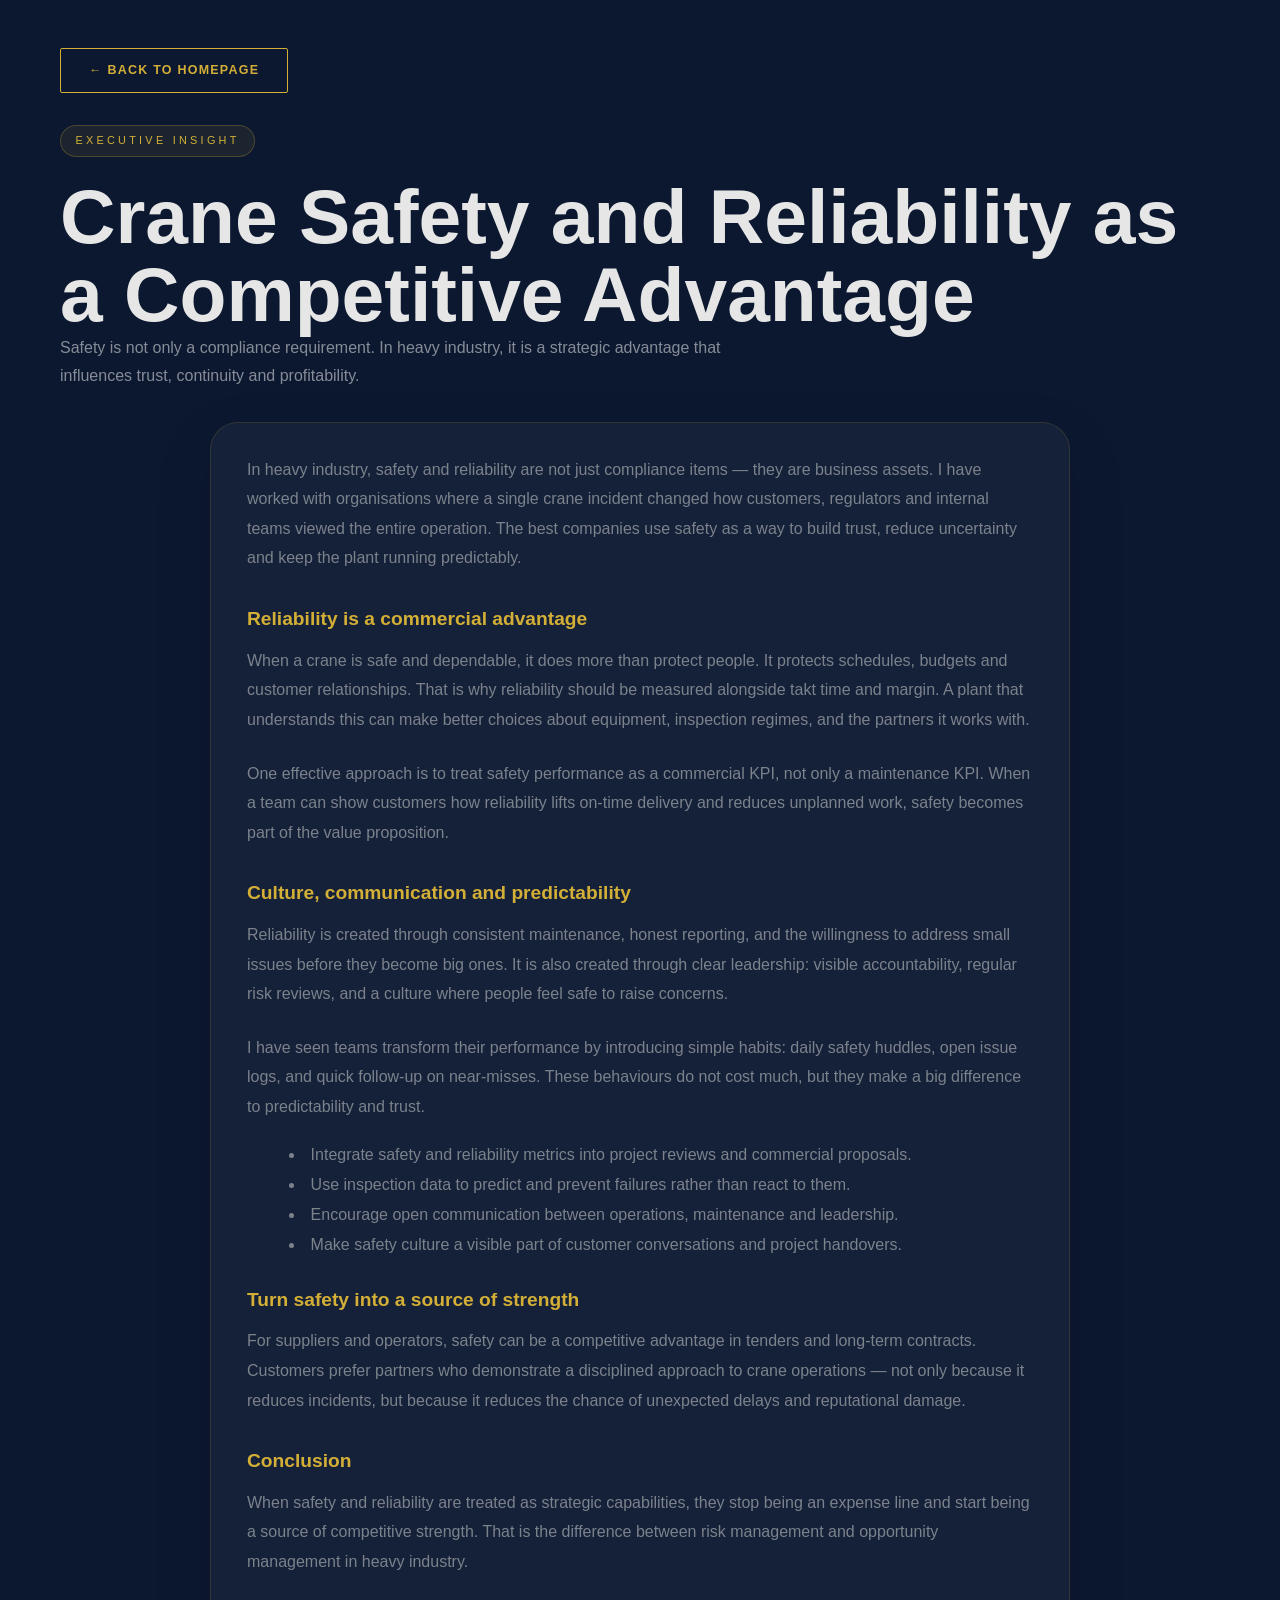
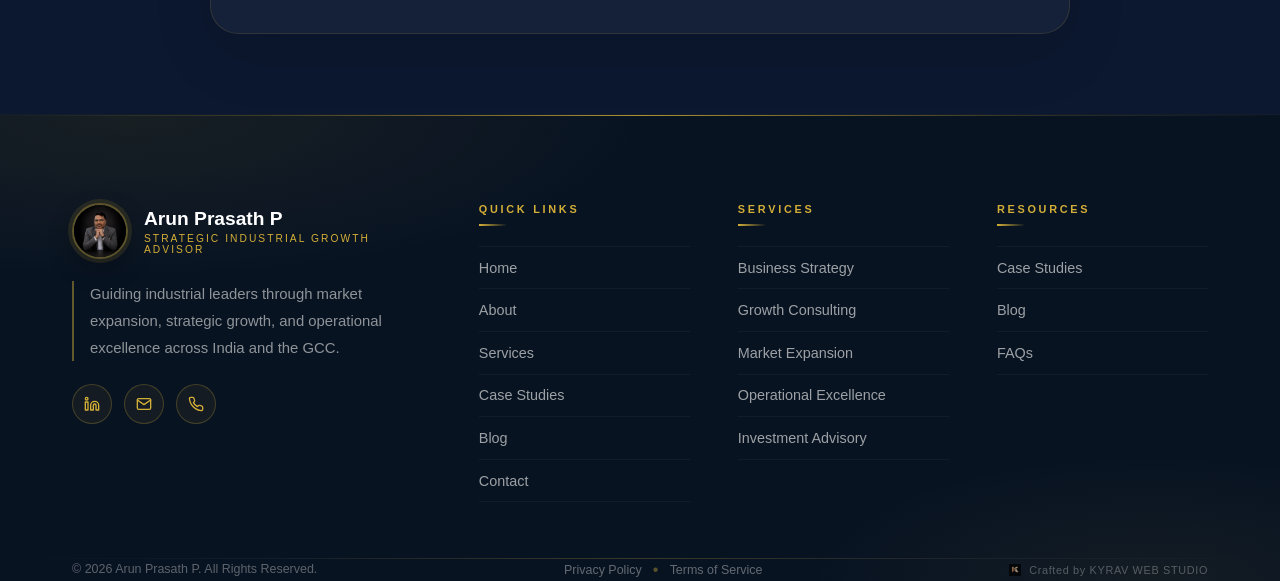
<file: insights/crane-safety-and-reliability-as-a-competitive-advantage.html>
<!DOCTYPE html>
<html lang="en">
<head>
  <meta charset="UTF-8" />
  <meta name="viewport" content="width=device-width, initial-scale=1.0" />
  <title>Crane Safety and Reliability as a Competitive Advantage | Arun Prasath P</title>
  <meta name="description" content="Why crane safety and reliability are strategic advantages for industrial operators, plant heads and growth-focused executives." />
  <meta name="keywords" content="industrial growth advisor, strategy growth advisor, CEO industrial advisor, founder industrial advisor, industrial consulting India, industrial consulting GCC, crane consultant India, material handling consultant, GCC market expansion advisor, India market entry advisor, business development consultant industrial, plant growth advisor, executive industrial advisor, heavy industry strategy consultant, manufacturing growth advisor, industrial operations advisor, strategic advisory for CEOs, B2B industrial consulting, supply chain strategy advisor, plant expansion advisor, industrial performance consultant, industrial advisory services, industrial client advisor, industrial advisor for founders, industrial strategy advisor GCC, industrial strategy advisor India, industrial executive advisor, industrial market growth consultant, industrial delivery advisor, industrial advisory firm, industrial project advisor, industrial business advisor, industrial growth consultant, crane safety advisor, material handling strategy advisor, industrial operations consultant, industrial expansion consultant, GCC industrial consultant, India industrial growth consultant, industrial advisory for CEOs, industrial advisory for founders, industrial growth strategy consultant, industrial market expansion consultant, industrial consulting services India, industrial consulting services GCC, industrial business strategy advisor, industrial transformation advisor, industrial optimization consultant, industrial leadership advisor, industrial growth advisor India, industrial growth advisor GCC, industrial growth advisor India GCC, industrial growth advisor for CEOs, strategy growth advisor India, strategy growth advisor GCC, strategy growth advisor India GCC, strategy growth advisor for CEOs, CEO industrial advisor India, CEO industrial advisor GCC, CEO industrial advisor India GCC, CEO industrial advisor for CEOs, founder industrial advisor India, founder industrial advisor GCC, founder industrial advisor India GCC, founder industrial advisor for CEOs, industrial consulting India India, industrial consulting India GCC, industrial consulting India India GCC, industrial consulting India for CEOs, industrial consulting GCC India, industrial consulting GCC GCC, industrial consulting GCC India GCC, industrial consulting GCC for CEOs, crane consultant India India, crane consultant India GCC, crane consultant India India GCC, crane consultant India for CEOs, material handling consultant India, material handling consultant GCC, material handling consultant India GCC, material handling consultant for CEOs, GCC market expansion advisor India, GCC market expansion advisor GCC, GCC market expansion advisor India GCC, GCC market expansion advisor for CEOs, India market entry advisor India, India market entry advisor GCC, India market entry advisor India GCC, India market entry advisor for CEOs, business development consultant industrial India, business development consultant industrial GCC, business development consultant industrial India GCC, business development consultant industrial for CEOs, plant growth advisor India, plant growth advisor GCC, plant growth advisor India GCC, plant growth advisor for CEOs, executive industrial advisor India, executive industrial advisor GCC, executive industrial advisor India GCC, executive industrial advisor for CEOs, heavy industry strategy consultant India, heavy industry strategy consultant GCC, heavy industry strategy consultant India GCC, heavy industry strategy consultant for CEOs, manufacturing growth advisor India, manufacturing growth advisor GCC, manufacturing growth advisor India GCC, manufacturing growth advisor for CEOs, industrial operations advisor India, industrial operations advisor GCC, industrial operations advisor India GCC, industrial operations advisor for CEOs, strategic advisory for CEOs India, strategic advisory for CEOs GCC, strategic advisory for CEOs India GCC, strategic advisory for CEOs for CEOs, B2B industrial consulting India, B2B industrial consulting GCC, B2B industrial consulting India GCC, B2B industrial consulting for CEOs, supply chain strategy advisor India, supply chain strategy advisor GCC, supply chain strategy advisor India GCC, supply chain strategy advisor for CEOs, plant expansion advisor India, plant expansion advisor GCC, plant expansion advisor India GCC, plant expansion advisor for CEOs, industrial performance consultant India, industrial performance consultant GCC, industrial performance consultant India GCC, industrial performance consultant for CEOs, industrial advisory services India, industrial advisory services GCC, industrial advisory services India GCC, industrial advisory services for CEOs, industrial client advisor India, industrial client advisor GCC, industrial client advisor India GCC, industrial client advisor for CEOs, industrial advisor for founders India, industrial advisor for founders GCC, industrial advisor for founders India GCC, industrial advisor for founders for CEOs, industrial strategy advisor GCC India, industrial strategy advisor GCC GCC, industrial strategy advisor GCC India GCC, industrial strategy advisor GCC for CEOs, industrial strategy advisor India India, industrial strategy advisor India GCC, industrial strategy advisor India India GCC, industrial strategy advisor India for CEOs, industrial executive advisor India, industrial executive advisor GCC, industrial executive advisor India GCC, industrial executive advisor for CEOs, industrial market growth consultant India, industrial market growth consultant GCC, industrial market growth consultant India GCC, industrial market growth consultant for CEOs, industrial delivery advisor India, industrial delivery advisor GCC, industrial delivery advisor India GCC, industrial delivery advisor for CEOs, industrial advisory firm India, industrial advisory firm GCC, industrial advisory firm India GCC, industrial advisory firm for CEOs, industrial project advisor India, industrial project advisor GCC, industrial project advisor India GCC, industrial project advisor for CEOs, industrial business advisor India, industrial business advisor GCC, industrial business advisor India GCC, industrial business advisor for CEOs, industrial growth consultant India, industrial growth consultant GCC, industrial growth consultant India GCC, industrial growth consultant for CEOs, crane safety advisor India, crane safety advisor GCC, crane safety advisor India GCC, crane safety advisor for CEOs, material handling strategy advisor India, material handling strategy advisor GCC, material handling strategy advisor India GCC, material handling strategy advisor for CEOs, industrial operations consultant India, industrial operations consultant GCC, industrial operations consultant India GCC, industrial operations consultant for CEOs, industrial expansion consultant India, industrial expansion consultant GCC, industrial expansion consultant India GCC, industrial expansion consultant for CEOs, GCC industrial consultant India, GCC industrial consultant GCC, GCC industrial consultant India GCC, GCC industrial consultant for CEOs, India industrial growth consultant India, India industrial growth consultant GCC, India industrial growth consultant India GCC, India industrial growth consultant for CEOs, industrial advisory for CEOs India, industrial advisory for CEOs GCC, industrial advisory for CEOs India GCC, industrial advisory for CEOs for CEOs, industrial advisory for founders India, industrial advisory for founders GCC, industrial advisory for founders India GCC, industrial advisory for founders for CEOs, industrial growth strategy consultant India, industrial growth strategy consultant GCC, industrial growth strategy consultant India GCC, industrial growth strategy consultant for CEOs, industrial market expansion consultant India, industrial market expansion consultant GCC, industrial market expansion consultant India GCC, industrial market expansion consultant for CEOs, industrial consulting services India India, industrial consulting services India GCC, industrial consulting services India India GCC, industrial consulting services India for CEOs, industrial consulting services GCC India, industrial consulting services GCC GCC, industrial consulting services GCC India GCC, industrial consulting services GCC for CEOs, industrial business strategy advisor India, industrial business strategy advisor GCC, industrial business strategy advisor India GCC, industrial business strategy advisor for CEOs, industrial transformation advisor India, industrial transformation advisor GCC, industrial transformation advisor India GCC, industrial transformation advisor for CEOs, industrial optimization consultant India, industrial optimization consultant GCC, industrial optimization consultant India GCC, industrial optimization consultant for CEOs, industrial leadership advisor India, industrial leadership advisor GCC, industrial leadership advisor India GCC, industrial leadership advisor for CEOs, industrial growth advisor for founders, industrial growth advisor for executives, industrial growth advisor for industrial leaders, strategy growth advisor for founders, strategy growth advisor for executives, strategy growth advisor for industrial leaders, CEO industrial advisor for founders, CEO industrial advisor for executives, CEO industrial advisor for industrial leaders, founder industrial advisor for founders, founder industrial advisor for executives, founder industrial advisor for industrial leaders, industrial consulting India for founders, industrial consulting India for executives, industrial consulting India for industrial leaders, industrial consulting GCC for founders, industrial consulting GCC for executives, industrial consulting GCC for industrial leaders, crane consultant India for founders, crane consultant India for executives, crane consultant India for industrial leaders, material handling consultant for founders, material handling consultant for executives, material handling consultant for industrial leaders, GCC market expansion advisor for founders, GCC market expansion advisor for executives, GCC market expansion advisor for industrial leaders, India market entry advisor for founders, India market entry advisor for executives, India market entry advisor for industrial leaders, business development consultant industrial for founders, business development consultant industrial for executives, business development consultant industrial for industrial leaders, plant growth advisor for founders, plant growth advisor for executives, plant growth advisor for industrial leaders, executive industrial advisor for founders, executive industrial advisor for executives, executive industrial advisor for industrial leaders, heavy industry strategy consultant for founders, heavy industry strategy consultant for executives, heavy industry strategy consultant for industrial leaders, manufacturing growth advisor for founders, manufacturing growth advisor for executives, manufacturing growth advisor for industrial leaders, industrial operations advisor for founders, industrial operations advisor for executives, industrial operations advisor for industrial leaders, strategic advisory for CEOs for founders, strategic advisory for CEOs for executives, strategic advisory for CEOs for industrial leaders, B2B industrial consulting for founders, B2B industrial consulting for executives, B2B industrial consulting for industrial leaders, supply chain strategy advisor for founders, supply chain strategy advisor for executives, supply chain strategy advisor for industrial leaders, plant expansion advisor for founders, plant expansion advisor for executives, plant expansion advisor for industrial leaders, industrial performance consultant for founders, industrial performance consultant for executives, industrial performance consultant for industrial leaders, industrial advisory services for founders, industrial advisory services for executives, industrial advisory services for industrial leaders, industrial client advisor for founders, industrial client advisor for executives, industrial client advisor for industrial leaders, industrial advisor for founders for founders, industrial advisor for founders for executives, industrial advisor for founders for industrial leaders, industrial strategy advisor GCC for founders, industrial strategy advisor GCC for executives, industrial strategy advisor GCC for industrial leaders, industrial risk advisor, industrial capability advisor, industrial planning consultant, industrial operations strategy, industrial delivery strategy, industrial performance improvement, industrial growth plan, industrial revenue growth advisor, industrial growth planning consultant, industrial expansion advisor India, industrial expansion advisor GCC, industrial execution consultant, industrial execution advisor, industrial capability growth advisor, industrial market strategy advisor, industrial commercial advisor, industrial project delivery consultant, industrial transformation consultant, industrial supply chain advisor, industrial procurement advisor, industrial asset performance advisor, industrial capacity advisor, industrial productivity consultant, industrial efficiency advisor, industrial strategy 1, industrial advisor 1, industrial consultant 1, industrial consulting 1, industrial advisor India 1, industrial advisor GCC 1, industrial consultant India 1, industrial consultant GCC 1, industrial strategy India 1, industrial strategy GCC 1, crane strategy 2, crane advisor 2, crane consultant 2, crane consulting 2, crane advisor India 2, crane advisor GCC 2, crane consultant India 2, crane consultant GCC 2, crane strategy India 2, crane strategy GCC 2, material handling strategy 3, material handling advisor 3, material handling consultant 3, material handling consulting 3, material handling advisor India 3, material handling advisor GCC 3, material handling consultant India 3, material handling consultant GCC 3, material handling strategy India 3, material handling strategy GCC 3, manufacturing strategy 4, manufacturing advisor 4, manufacturing consultant 4, manufacturing consulting 4, manufacturing advisor India 4, manufacturing advisor GCC 4, manufacturing consultant India 4, manufacturing consultant GCC 4, manufacturing strategy India 4, manufacturing strategy GCC 4, supply chain strategy 5, supply chain advisor 5, supply chain consultant 5, supply chain consulting 5, supply chain advisor India 5, supply chain advisor GCC 5, supply chain consultant India 5, supply chain consultant GCC 5, supply chain strategy India 5, supply chain strategy GCC 5, plant strategy 6, plant advisor 6, plant consultant 6, plant consulting 6, plant advisor India 6, plant advisor GCC 6, plant consultant India 6, plant consultant GCC 6, plant strategy India 6, plant strategy GCC 6, operations strategy 7, operations advisor 7, operations consultant 7, operations consulting 7, operations advisor India 7, operations advisor GCC 7, operations consultant India 7, operations consultant GCC 7, operations strategy India 7, operations strategy GCC 7, growth strategy 8, growth advisor 8, growth consultant 8, growth consulting 8, growth advisor India 8, growth advisor GCC 8, growth consultant India 8, growth consultant GCC 8, growth strategy India 8, growth strategy GCC 8, market strategy 9, market advisor 9, market consultant 9, market consulting 9, market advisor India 9, market advisor GCC 9, market consultant India 9, market consultant GCC 9, market strategy India 9, market strategy GCC 9, business strategy 10, business advisor 10, business consultant 10, business consulting 10, business advisor India 10, business advisor GCC 10, business consultant India 10, business consultant GCC 10, business strategy India 10, business strategy GCC 10, advisory strategy 11, advisory advisor 11, advisory consultant 11, advisory consulting 11, advisory advisor India 11, advisory advisor GCC 11, advisory consultant India 11, advisory consultant GCC 11, advisory strategy India 11, advisory strategy GCC 11, industrial strategy 12, industrial advisor 12, industrial consultant 12, industrial consulting 12, industrial advisor India 12, industrial advisor GCC 12, industrial consultant India 12, industrial consultant GCC 12, industrial strategy India 12, industrial strategy GCC 12, crane strategy 13, crane advisor 13, crane consultant 13, crane consulting 13, crane advisor India 13, crane advisor GCC 13, crane consultant India 13, crane consultant GCC 13, crane strategy India 13, crane strategy GCC 13, material handling strategy 14, material handling advisor 14, material handling consultant 14, material handling consulting 14, material handling advisor India 14, material handling advisor GCC 14, material handling consultant India 14, material handling consultant GCC 14, material handling strategy India 14, material handling strategy GCC 14, manufacturing strategy 15, manufacturing advisor 15, manufacturing consultant 15, manufacturing consulting 15, manufacturing advisor India 15, manufacturing advisor GCC 15, manufacturing consultant India 15, manufacturing consultant GCC 15, manufacturing strategy India 15, manufacturing strategy GCC 15, supply chain strategy 16, supply chain advisor 16, supply chain consultant 16, supply chain consulting 16, supply chain advisor India 16, supply chain advisor GCC 16, supply chain consultant India 16, supply chain consultant GCC 16, supply chain strategy India 16, supply chain strategy GCC 16, plant strategy 17, plant advisor 17, plant consultant 17, plant consulting 17, plant advisor India 17, plant advisor GCC 17, plant consultant India 17, plant consultant GCC 17, plant strategy India 17, plant strategy GCC 17, operations strategy 18, operations advisor 18, operations consultant 18, operations consulting 18, operations advisor India 18, operations advisor GCC 18, operations consultant India 18, operations consultant GCC 18, operations strategy India 18, operations strategy GCC 18, growth strategy 19, growth advisor 19, growth consultant 19, growth consulting 19, growth advisor India 19, growth advisor GCC 19, growth consultant India 19, growth consultant GCC 19, growth strategy India 19, growth strategy GCC 19, market strategy 20, market advisor 20, market consultant 20, market consulting 20, market advisor India 20, market advisor GCC 20, market consultant India 20, market consultant GCC 20, market strategy India 20, market strategy GCC 20, business strategy 21, business advisor 21, business consultant 21, business consulting 21, business advisor India 21, business advisor GCC 21, business consultant India 21, business consultant GCC 21, business strategy India 21, business strategy GCC 21, advisory strategy 22, advisory advisor 22, advisory consultant 22, advisory consulting 22, advisory advisor India 22, advisory advisor GCC 22, advisory consultant India 22, advisory consultant GCC 22, advisory strategy India 22, advisory strategy GCC 22, industrial strategy 23, industrial advisor 23, industrial consultant 23, industrial consulting 23, industrial advisor India 23, industrial advisor GCC 23, industrial consultant India 23, industrial consultant GCC 23, industrial strategy India 23, industrial strategy GCC 23, crane strategy 24, crane advisor 24, crane consultant 24, crane consulting 24, crane advisor India 24, crane advisor GCC 24, crane consultant India 24, crane consultant GCC 24, crane strategy India 24, crane strategy GCC 24, material handling strategy 25, material handling advisor 25, material handling consultant 25, material handling consulting 25, material handling advisor India 25, material handling advisor GCC 25, material handling consultant India 25, material handling consultant GCC 25, material handling strategy India 25, material handling strategy GCC 25, manufacturing strategy 26, manufacturing advisor 26, manufacturing consultant 26, manufacturing consulting 26, manufacturing advisor India 26, manufacturing advisor GCC 26, manufacturing consultant India 26, manufacturing consultant GCC 26, manufacturing strategy India 26, manufacturing strategy GCC 26, supply chain strategy 27, supply chain advisor 27, supply chain consultant 27, supply chain consulting 27, supply chain advisor India 27, supply chain advisor GCC 27, supply chain consultant India 27, supply chain consultant GCC 27, supply chain strategy India 27, supply chain strategy GCC 27, plant strategy 28, plant advisor 28, plant consultant 28, plant consulting 28, plant advisor India 28, plant advisor GCC 28, plant consultant India 28, plant consultant GCC 28, plant strategy India 28, plant strategy GCC 28, operations strategy 29, operations advisor 29, operations consultant 29, operations consulting 29, operations advisor India 29, operations advisor GCC 29, operations consultant India 29, operations consultant GCC 29, operations strategy India 29, operations strategy GCC 29, growth strategy 30, growth advisor 30, growth consultant 30, growth consulting 30, growth advisor India 30, growth advisor GCC 30, growth consultant India 30, growth consultant GCC 30, growth strategy India 30, growth strategy GCC 30, market strategy 31, market advisor 31, market consultant 31, market consulting 31, market advisor India 31, market advisor GCC 31, market consultant India 31, market consultant GCC 31, market strategy India 31, market strategy GCC 31, business strategy 32, business advisor 32, business consultant 32, business consulting 32, business advisor India 32, business advisor GCC 32, business consultant India 32, business consultant GCC 32, business strategy India 32, business strategy GCC 32, advisory strategy 33, advisory advisor 33, advisory consultant 33, advisory consulting 33, advisory advisor India 33, advisory advisor GCC 33, advisory consultant India 33, advisory consultant GCC 33, advisory strategy India 33, advisory strategy GCC 33, industrial strategy 34, industrial advisor 34, industrial consultant 34, industrial consulting 34, industrial advisor India 34, industrial advisor GCC 34, industrial consultant India 34, industrial consultant GCC 34, industrial strategy India 34, industrial strategy GCC 34, crane strategy 35, crane advisor 35, crane consultant 35, crane consulting 35, crane advisor India 35, crane advisor GCC 35, crane consultant India 35, crane consultant GCC 35, crane strategy India 35, crane strategy GCC 35, material handling strategy 36, material handling advisor 36, material handling consultant 36, material handling consulting 36, material handling advisor India 36, material handling advisor GCC 36, material handling consultant India 36, material handling consultant GCC 36, material handling strategy India 36, material handling strategy GCC 36, manufacturing strategy 37, manufacturing advisor 37, manufacturing consultant 37, manufacturing consulting 37, manufacturing advisor India 37, manufacturing advisor GCC 37, manufacturing consultant India 37, manufacturing consultant GCC 37, manufacturing strategy India 37, manufacturing strategy GCC 37, supply chain strategy 38, supply chain advisor 38, supply chain consultant 38, supply chain consulting 38, supply chain advisor India 38, supply chain advisor GCC 38, supply chain consultant India 38, supply chain consultant GCC 38, supply chain strategy India 38, supply chain strategy GCC 38, plant strategy 39, plant advisor 39, plant consultant 39, plant consulting 39, plant advisor India 39, plant advisor GCC 39, plant consultant India 39, plant consultant GCC 39, plant strategy India 39, plant strategy GCC 39, operations strategy 40, operations advisor 40, operations consultant 40, operations consulting 40, operations advisor India 40, operations advisor GCC 40, operations consultant India 40, operations consultant GCC 40, operations strategy India 40, operations strategy GCC 40, growth strategy 41, growth advisor 41, growth consultant 41, growth consulting 41, growth advisor India 41, growth advisor GCC 41, growth consultant India 41, growth consultant GCC 41, growth strategy India 41, growth strategy GCC 41, market strategy 42, market advisor 42, market consultant 42, market consulting 42, market advisor India 42, market advisor GCC 42, market consultant India 42, market consultant GCC 42, market strategy India 42, market strategy GCC 42, business strategy 43, business advisor 43, business consultant 43, business consulting 43, business advisor India 43, business advisor GCC 43, business consultant India 43, business consultant GCC 43, business strategy India 43, business strategy GCC 43, advisory strategy 44, advisory advisor 44, advisory consultant 44, advisory consulting 44, advisory advisor India 44, advisory advisor GCC 44, advisory consultant India 44, advisory consultant GCC 44, advisory strategy India 44, advisory strategy GCC 44, industrial strategy 45, industrial advisor 45, industrial consultant 45, industrial consulting 45, industrial advisor India 45, industrial advisor GCC 45, industrial consultant India 45, industrial consultant GCC 45, industrial strategy India 45, industrial strategy GCC 45, crane strategy 46, crane advisor 46, crane consultant 46, crane consulting 46, crane advisor India 46, crane advisor GCC 46, crane consultant India 46, crane consultant GCC 46, crane strategy India 46, crane strategy GCC 46, material handling strategy 47, material handling advisor 47, material handling consultant 47, material handling consulting 47, material handling advisor India 47, material handling advisor GCC 47, material handling consultant India 47, material handling consultant GCC 47, material handling strategy India 47, material handling strategy GCC 47, manufacturing strategy 48, manufacturing advisor 48, manufacturing consultant 48, manufacturing consulting 48, manufacturing advisor India 48, manufacturing advisor GCC 48, manufacturing consultant India 48, manufacturing consultant GCC 48, manufacturing strategy India 48, manufacturing strategy GCC 48, supply chain strategy 49, supply chain advisor 49, supply chain consultant 49, supply chain consulting 49, supply chain advisor India 49, supply chain advisor GCC 49, supply chain consultant India 49, supply chain consultant GCC 49, supply chain strategy India 49, supply chain strategy GCC 49, plant strategy 50, plant advisor 50, plant consultant 50, plant consulting 50, plant advisor India 50, plant advisor GCC 50, plant consultant India 50, plant consultant GCC 50, plant strategy India 50, plant strategy GCC 50, operations strategy 51, operations advisor 51, operations consultant 51, operations consulting 51, operations advisor India 51, operations advisor GCC 51, operations consultant India 51, operations consultant GCC 51, operations strategy India 51, operations strategy GCC 51, growth strategy 52, growth advisor 52, growth consultant 52, growth consulting 52, growth advisor India 52, growth advisor GCC 52, growth consultant India 52, growth consultant GCC 52, growth strategy India 52, growth strategy GCC 52, market strategy 53, market advisor 53, market consultant 53, market consulting 53, market advisor India 53, market advisor GCC 53, market consultant India 53, market consultant GCC 53, market strategy India 53, market strategy GCC 53, business strategy 54, business advisor 54, business consultant 54, business consulting 54, business advisor India 54, business advisor GCC 54, business consultant India 54, business consultant GCC 54, business strategy India 54, business strategy GCC 54, advisory strategy 55, advisory advisor 55, advisory consultant 55, advisory consulting 55, advisory advisor India 55, advisory advisor GCC 55, advisory consultant India 55, advisory consultant GCC 55, advisory strategy India 55, advisory strategy GCC 55, industrial strategy 56, industrial advisor 56, industrial consultant 56, industrial consulting 56, industrial advisor India 56, industrial advisor GCC 56, industrial consultant India 56, industrial consultant GCC 56, industrial strategy India 56, industrial strategy GCC 56, crane strategy 57, crane advisor 57, crane consultant 57, crane consulting 57, crane advisor India 57, crane advisor GCC 57, crane consultant India 57, crane consultant GCC 57, crane strategy India 57, crane strategy GCC 57, material handling strategy 58, material handling advisor 58, material handling consultant 58, material handling consulting 58, material handling advisor India 58, material handling advisor GCC 58, material handling consultant India 58, material handling consultant GCC 58, material handling strategy India 58, material handling strategy GCC 58, manufacturing strategy 59, manufacturing advisor 59, manufacturing consultant 59, manufacturing consulting 59, manufacturing advisor India 59, manufacturing advisor GCC 59, manufacturing consultant India 59, manufacturing consultant GCC 59, manufacturing strategy India 59, manufacturing strategy GCC 59, supply chain strategy 60, supply chain advisor 60, supply chain consultant 60, supply chain consulting 60, supply chain advisor India 60, supply chain advisor GCC 60, supply chain consultant India 60, supply chain consultant GCC 60, supply chain strategy India 60, supply chain strategy GCC 60, plant strategy 61, plant advisor 61, plant consultant 61, plant consulting 61, plant advisor India 61, plant advisor GCC 61, plant consultant India 61, plant consultant GCC 61, plant strategy India 61, plant strategy GCC 61, operations strategy 62, operations advisor 62, operations consultant 62, operations consulting 62, operations advisor India 62, operations advisor GCC 62, operations consultant India 62, operations consultant GCC 62, operations strategy India 62, operations strategy GCC 62, growth strategy 63, growth advisor 63, growth consultant 63, growth consulting 63, growth advisor India 63, growth advisor GCC 63, growth consultant India 63, growth consultant GCC 63, growth strategy India 63, growth strategy GCC 63, market strategy 64, market advisor 64, market consultant 64, market consulting 64, market advisor India 64, market advisor GCC 64, market consultant India 64, market consultant GCC 64, market strategy India 64, market strategy GCC 64, business strategy 65, business advisor 65, business consultant 65, business consulting 65, business advisor India 65, business advisor GCC 65, business consultant India 65, business consultant GCC 65, business strategy India 65, business strategy GCC 65, advisory strategy 66, advisory advisor 66, advisory consultant 66, advisory consulting 66, advisory advisor India 66, advisory advisor GCC 66" />
  <link rel="canonical" href="https://arunprasathp.in/insights/crane-safety-and-reliability-as-a-competitive-advantage.html" />
  <link rel="stylesheet" href="../assets/css/main.css" />
  <link rel="stylesheet" href="../assets/css/typography.css" />
  <link rel="stylesheet" href="../assets/css/components.css" />
  <link rel="stylesheet" href="../assets/css/sections.css" />
  <link rel="stylesheet" href="../assets/css/responsive.css" />
  <link rel="icon" type="image/png" sizes="16x16" href="../assets/images/favicon-16.png" />
  <link rel="icon" type="image/png" sizes="32x32" href="../assets/images/favicon-32.png" />
  <link rel="icon" type="image/png" sizes="48x48" href="../assets/images/favicon-48.png" />
  <link rel="apple-touch-icon" sizes="180x180" href="../assets/images/favicon-48.png" />
  <script type="application/ld+json">
  {
    "@context": "https://schema.org",
    "@type": "BreadcrumbList",
    "itemListElement": [
      { "@type": "ListItem", "position": 1, "name": "Home", "item": "https://arunprasathp.in/" },
      { "@type": "ListItem", "position": 2, "name": "Insights", "item": "https://arunprasathp.in/" },
      { "@type": "ListItem", "position": 3, "name": "Crane Safety and Reliability as a Competitive Advantage", "item": "https://arunprasathp.in/insights/crane-safety-and-reliability-as-a-competitive-advantage.html" }
    ]
  }
  </script>
</head>
<body>
  <main class="container" style="padding: 3rem 1.25rem 5rem;">
    <a href="../index.html" class="button button-secondary" style="margin-bottom: 2rem;">← Back to homepage</a>
    <header style="margin-bottom: 2rem;">
      <p class="section-eyebrow">Executive Insight</p>
      <h1>Crane Safety and Reliability as a Competitive Advantage</h1>
      <p class="section-intro">Safety is not only a compliance requirement. In heavy industry, it is a strategic advantage that influences trust, continuity and profitability.</p>
    </header>
    <article class="insight-article">
      <p>In heavy industry, safety and reliability are not just compliance items — they are business assets. I have worked with organisations where a single crane incident changed how customers, regulators and internal teams viewed the entire operation. The best companies use safety as a way to build trust, reduce uncertainty and keep the plant running predictably.</p>
      <h2>Reliability is a commercial advantage</h2>
      <p>When a crane is safe and dependable, it does more than protect people. It protects schedules, budgets and customer relationships. That is why reliability should be measured alongside takt time and margin. A plant that understands this can make better choices about equipment, inspection regimes, and the partners it works with.</p>
      <p>One effective approach is to treat safety performance as a commercial KPI, not only a maintenance KPI. When a team can show customers how reliability lifts on-time delivery and reduces unplanned work, safety becomes part of the value proposition.</p>
      <h2>Culture, communication and predictability</h2>
      <p>Reliability is created through consistent maintenance, honest reporting, and the willingness to address small issues before they become big ones. It is also created through clear leadership: visible accountability, regular risk reviews, and a culture where people feel safe to raise concerns.</p>
      <p>I have seen teams transform their performance by introducing simple habits: daily safety huddles, open issue logs, and quick follow-up on near-misses. These behaviours do not cost much, but they make a big difference to predictability and trust.</p>
      <ul>
        <li>Integrate safety and reliability metrics into project reviews and commercial proposals.</li>
        <li>Use inspection data to predict and prevent failures rather than react to them.</li>
        <li>Encourage open communication between operations, maintenance and leadership.</li>
        <li>Make safety culture a visible part of customer conversations and project handovers.</li>
      </ul>
      <h2>Turn safety into a source of strength</h2>
      <p>For suppliers and operators, safety can be a competitive advantage in tenders and long-term contracts. Customers prefer partners who demonstrate a disciplined approach to crane operations — not only because it reduces incidents, but because it reduces the chance of unexpected delays and reputational damage.</p>
      <h2>Conclusion</h2>
      <p>When safety and reliability are treated as strategic capabilities, they stop being an expense line and start being a source of competitive strength. That is the difference between risk management and opportunity management in heavy industry.</p>
    </article>
  </main>

  <footer class="site-footer" role="contentinfo">
    <div class="footer-glow" aria-hidden="true"></div>

    <div class="footer-inner">
      <div class="container footer-body">
        <div class="footer-brand-col">
          <a href="../index.html#top" class="footer-brand-mark" aria-label="Back to top of page">
            <div class="footer-avatar">
              <img src="../assets/images/ap-headshot.png" alt="Arun Prasath P" width="56" height="56" loading="lazy" />
            </div>
            <div class="footer-brand-text">
              <span class="footer-brand-name">Arun Prasath P</span>
              <span class="footer-brand-role">Strategic Industrial Growth Advisor</span>
            </div>
          </a>

          <p class="footer-tagline">
            Guiding industrial leaders through market expansion, strategic growth, and operational excellence across India and the GCC.
          </p>

          <div class="footer-social">
            <a href="https://www.linkedin.com/in/arun-prasath-p-pap-3214b1165/" target="_blank" rel="noopener" class="footer-social-btn" aria-label="Connect on LinkedIn">
              <svg viewBox="0 0 24 24" fill="none" stroke="currentColor" stroke-width="2" stroke-linecap="round" stroke-linejoin="round" aria-hidden="true">
                <path d="M16 8a6 6 0 0 1 6 6v7h-4v-7a2 2 0 0 0-2-2 2 2 0 0 0-2 2v7h-4v-7a6 6 0 0 1 6-6z" />
                <rect x="2" y="9" width="4" height="12" />
                <circle cx="4" cy="4" r="2" />
              </svg>
            </a>
            <a href="mailto:arun.papiis@gmail.com" class="footer-social-btn" aria-label="Send Email">
              <svg viewBox="0 0 24 24" fill="none" stroke="currentColor" stroke-width="2" stroke-linecap="round" stroke-linejoin="round" aria-hidden="true">
                <path d="M4 4h16c1.1 0 2 .9 2 2v12c0 1.1-.9 2-2 2H4c-1.1 0-2-.9-2-2V6c0-1.1.9-2 2-2z" />
                <polyline points="22,6 12,13 2,6" />
              </svg>
            </a>
            <a href="tel:+919894400663" class="footer-social-btn" aria-label="Call Phone">
              <svg viewBox="0 0 24 24" fill="none" stroke="currentColor" stroke-width="2" stroke-linecap="round" stroke-linejoin="round" aria-hidden="true">
                <path d="M22 16.92v3a2 2 0 0 1-2.18 2 19.79 19.79 0 0 1-8.63-3.07 19.5 19.5 0 0 1-6-6 19.79 19.79 0 0 1-3.07-8.67A2 2 0 0 1 4.11 2h3a2 2 0 0 1 2 1.72 12.84 12.84 0 0 0 .7 2.81 2 2 0 0 1-.45 2.11L8.09 9.91a16 16 0 0 0 6 6l1.27-1.27a2 2 0 0 1 2.11-.45 12.84 12.84 0 0 0 2.81.7A2 2 0 0 1 22 16.92z" />
              </svg>
            </a>
          </div>
        </div>

        <div class="footer-nav-col">
          <h4 class="footer-col-heading">Quick Links</h4>
          <ul class="footer-nav-list">
            <li><a href="../index.html#top"><span>Home</span></a></li>
            <li><a href="../index.html#about"><span>About</span></a></li>
            <li><a href="../index.html#services"><span>Services</span></a></li>
            <li><a href="../index.html#case-studies"><span>Case Studies</span></a></li>
            <li><a href="../index.html#insights"><span>Blog</span></a></li>
            <li><a href="../index.html#connect"><span>Contact</span></a></li>
          </ul>
        </div>

        <div class="footer-nav-col">
          <h4 class="footer-col-heading">Services</h4>
          <ul class="footer-nav-list">
            <li><a href="../index.html#services"><span>Business Strategy</span></a></li>
            <li><a href="../index.html#services"><span>Growth Consulting</span></a></li>
            <li><a href="../index.html#services"><span>Market Expansion</span></a></li>
            <li><a href="../index.html#services"><span>Operational Excellence</span></a></li>
            <li><a href="../index.html#services"><span>Investment Advisory</span></a></li>
          </ul>
        </div>

        <div class="footer-nav-col">
          <h4 class="footer-col-heading">Resources</h4>
          <ul class="footer-nav-list">
            <li><a href="../index.html#case-studies"><span>Case Studies</span></a></li>
            <li><a href="../index.html#insights"><span>Blog</span></a></li>
            <li><a href="../index.html#faq"><span>FAQs</span></a></li>
          </ul>
        </div>

      </div>
    </div>

    <div class="footer-rule" aria-hidden="true"></div>

    <div class="container footer-base">
      <p class="footer-copy">&copy; 2026 Arun Prasath P. All Rights Reserved.</p>
      <div class="footer-base-center">
        <a href="../privacy.html" class="footer-legal-link">Privacy Policy</a>
        <span class="footer-dot">•</span>
        <a href="../privacy.html" class="footer-legal-link">Terms of Service</a>
      </div>
      <a href="https://kyrav.in" target="_blank" rel="noopener" class="footer-watermark" aria-label="Visit Kyrav Web Studio website">
        <img src="../assets/images/logo/kyrav-logo.png" alt="KYRAV WEB STUDIO" class="watermark-logo" loading="lazy">
        <span class="watermark-text">Crafted by KYRAV WEB STUDIO</span>
      </a>
    </div>
  </footer>

</body>
</html>
</file>
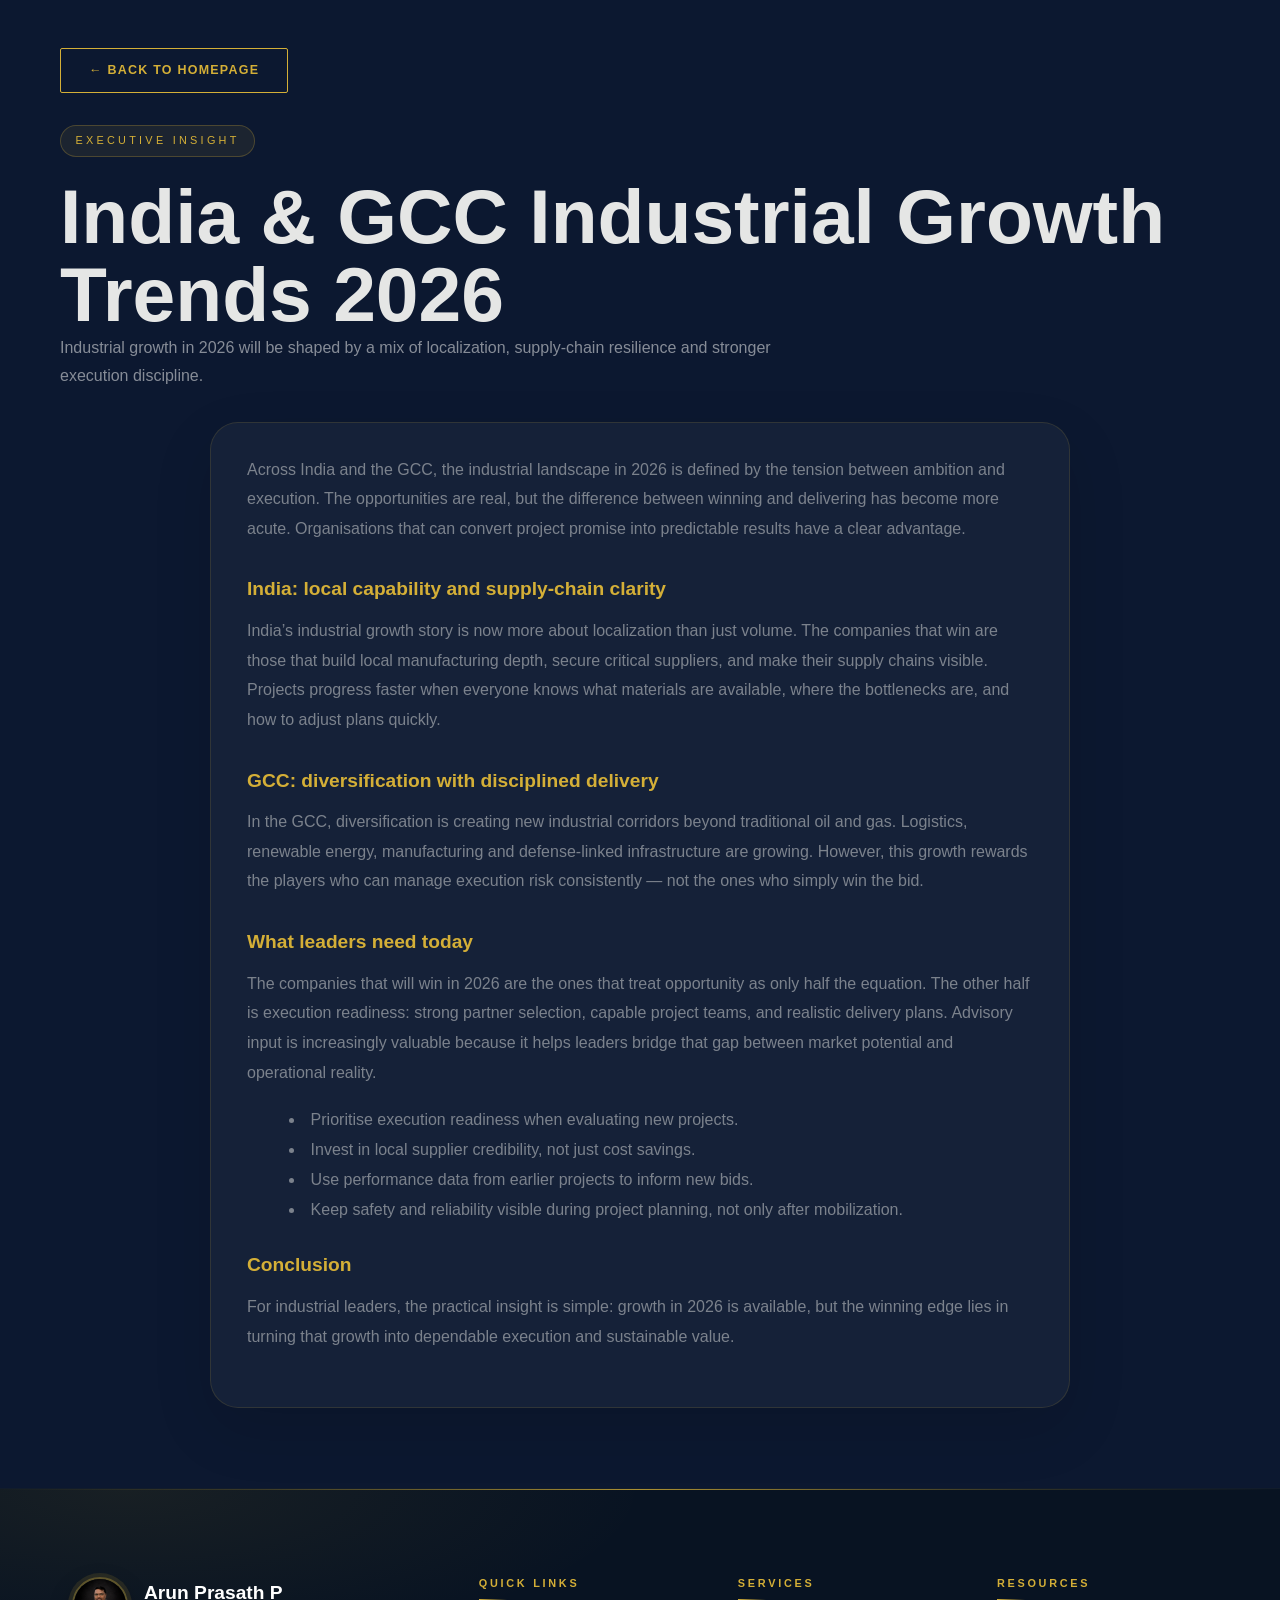
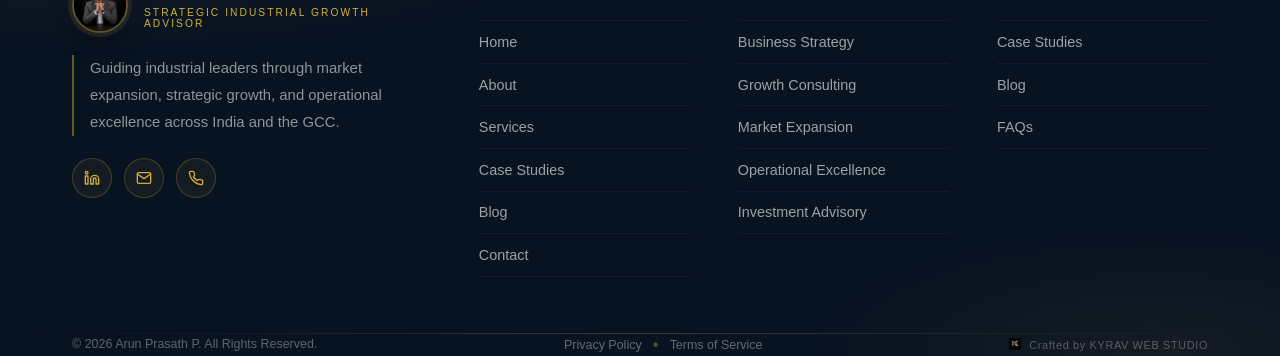
<file: insights/india-gcc-industrial-growth-trends-2026.html>
<!DOCTYPE html>
<html lang="en">
<head>
  <meta charset="UTF-8" />
  <meta name="viewport" content="width=device-width, initial-scale=1.0" />
  <title>India GCC Industrial Growth Trends 2026 | Arun Prasath P</title>
  <meta name="description" content="Explore the industrial growth trends shaping India and the GCC in 2026 and why strategic advisory is becoming more important for expansion-minded leaders." />
  <meta name="keywords" content="industrial growth advisor, strategy growth advisor, CEO industrial advisor, founder industrial advisor, industrial consulting India, industrial consulting GCC, crane consultant India, material handling consultant, GCC market expansion advisor, India market entry advisor, business development consultant industrial, plant growth advisor, executive industrial advisor, heavy industry strategy consultant, manufacturing growth advisor, industrial operations advisor, strategic advisory for CEOs, B2B industrial consulting, supply chain strategy advisor, plant expansion advisor, industrial performance consultant, industrial advisory services, industrial client advisor, industrial advisor for founders, industrial strategy advisor GCC, industrial strategy advisor India, industrial executive advisor, industrial market growth consultant, industrial delivery advisor, industrial advisory firm, industrial project advisor, industrial business advisor, industrial growth consultant, crane safety advisor, material handling strategy advisor, industrial operations consultant, industrial expansion consultant, GCC industrial consultant, India industrial growth consultant, industrial advisory for CEOs, industrial advisory for founders, industrial growth strategy consultant, industrial market expansion consultant, industrial consulting services India, industrial consulting services GCC, industrial business strategy advisor, industrial transformation advisor, industrial optimization consultant, industrial leadership advisor, industrial growth advisor India, industrial growth advisor GCC, industrial growth advisor India GCC, industrial growth advisor for CEOs, strategy growth advisor India, strategy growth advisor GCC, strategy growth advisor India GCC, strategy growth advisor for CEOs, CEO industrial advisor India, CEO industrial advisor GCC, CEO industrial advisor India GCC, CEO industrial advisor for CEOs, founder industrial advisor India, founder industrial advisor GCC, founder industrial advisor India GCC, founder industrial advisor for CEOs, industrial consulting India India, industrial consulting India GCC, industrial consulting India India GCC, industrial consulting India for CEOs, industrial consulting GCC India, industrial consulting GCC GCC, industrial consulting GCC India GCC, industrial consulting GCC for CEOs, crane consultant India India, crane consultant India GCC, crane consultant India India GCC, crane consultant India for CEOs, material handling consultant India, material handling consultant GCC, material handling consultant India GCC, material handling consultant for CEOs, GCC market expansion advisor India, GCC market expansion advisor GCC, GCC market expansion advisor India GCC, GCC market expansion advisor for CEOs, India market entry advisor India, India market entry advisor GCC, India market entry advisor India GCC, India market entry advisor for CEOs, business development consultant industrial India, business development consultant industrial GCC, business development consultant industrial India GCC, business development consultant industrial for CEOs, plant growth advisor India, plant growth advisor GCC, plant growth advisor India GCC, plant growth advisor for CEOs, executive industrial advisor India, executive industrial advisor GCC, executive industrial advisor India GCC, executive industrial advisor for CEOs, heavy industry strategy consultant India, heavy industry strategy consultant GCC, heavy industry strategy consultant India GCC, heavy industry strategy consultant for CEOs, manufacturing growth advisor India, manufacturing growth advisor GCC, manufacturing growth advisor India GCC, manufacturing growth advisor for CEOs, industrial operations advisor India, industrial operations advisor GCC, industrial operations advisor India GCC, industrial operations advisor for CEOs, strategic advisory for CEOs India, strategic advisory for CEOs GCC, strategic advisory for CEOs India GCC, strategic advisory for CEOs for CEOs, B2B industrial consulting India, B2B industrial consulting GCC, B2B industrial consulting India GCC, B2B industrial consulting for CEOs, supply chain strategy advisor India, supply chain strategy advisor GCC, supply chain strategy advisor India GCC, supply chain strategy advisor for CEOs, plant expansion advisor India, plant expansion advisor GCC, plant expansion advisor India GCC, plant expansion advisor for CEOs, industrial performance consultant India, industrial performance consultant GCC, industrial performance consultant India GCC, industrial performance consultant for CEOs, industrial advisory services India, industrial advisory services GCC, industrial advisory services India GCC, industrial advisory services for CEOs, industrial client advisor India, industrial client advisor GCC, industrial client advisor India GCC, industrial client advisor for CEOs, industrial advisor for founders India, industrial advisor for founders GCC, industrial advisor for founders India GCC, industrial advisor for founders for CEOs, industrial strategy advisor GCC India, industrial strategy advisor GCC GCC, industrial strategy advisor GCC India GCC, industrial strategy advisor GCC for CEOs, industrial strategy advisor India India, industrial strategy advisor India GCC, industrial strategy advisor India India GCC, industrial strategy advisor India for CEOs, industrial executive advisor India, industrial executive advisor GCC, industrial executive advisor India GCC, industrial executive advisor for CEOs, industrial market growth consultant India, industrial market growth consultant GCC, industrial market growth consultant India GCC, industrial market growth consultant for CEOs, industrial delivery advisor India, industrial delivery advisor GCC, industrial delivery advisor India GCC, industrial delivery advisor for CEOs, industrial advisory firm India, industrial advisory firm GCC, industrial advisory firm India GCC, industrial advisory firm for CEOs, industrial project advisor India, industrial project advisor GCC, industrial project advisor India GCC, industrial project advisor for CEOs, industrial business advisor India, industrial business advisor GCC, industrial business advisor India GCC, industrial business advisor for CEOs, industrial growth consultant India, industrial growth consultant GCC, industrial growth consultant India GCC, industrial growth consultant for CEOs, crane safety advisor India, crane safety advisor GCC, crane safety advisor India GCC, crane safety advisor for CEOs, material handling strategy advisor India, material handling strategy advisor GCC, material handling strategy advisor India GCC, material handling strategy advisor for CEOs, industrial operations consultant India, industrial operations consultant GCC, industrial operations consultant India GCC, industrial operations consultant for CEOs, industrial expansion consultant India, industrial expansion consultant GCC, industrial expansion consultant India GCC, industrial expansion consultant for CEOs, GCC industrial consultant India, GCC industrial consultant GCC, GCC industrial consultant India GCC, GCC industrial consultant for CEOs, India industrial growth consultant India, India industrial growth consultant GCC, India industrial growth consultant India GCC, India industrial growth consultant for CEOs, industrial advisory for CEOs India, industrial advisory for CEOs GCC, industrial advisory for CEOs India GCC, industrial advisory for CEOs for CEOs, industrial advisory for founders India, industrial advisory for founders GCC, industrial advisory for founders India GCC, industrial advisory for founders for CEOs, industrial growth strategy consultant India, industrial growth strategy consultant GCC, industrial growth strategy consultant India GCC, industrial growth strategy consultant for CEOs, industrial market expansion consultant India, industrial market expansion consultant GCC, industrial market expansion consultant India GCC, industrial market expansion consultant for CEOs, industrial consulting services India India, industrial consulting services India GCC, industrial consulting services India India GCC, industrial consulting services India for CEOs, industrial consulting services GCC India, industrial consulting services GCC GCC, industrial consulting services GCC India GCC, industrial consulting services GCC for CEOs, industrial business strategy advisor India, industrial business strategy advisor GCC, industrial business strategy advisor India GCC, industrial business strategy advisor for CEOs, industrial transformation advisor India, industrial transformation advisor GCC, industrial transformation advisor India GCC, industrial transformation advisor for CEOs, industrial optimization consultant India, industrial optimization consultant GCC, industrial optimization consultant India GCC, industrial optimization consultant for CEOs, industrial leadership advisor India, industrial leadership advisor GCC, industrial leadership advisor India GCC, industrial leadership advisor for CEOs, industrial growth advisor for founders, industrial growth advisor for executives, industrial growth advisor for industrial leaders, strategy growth advisor for founders, strategy growth advisor for executives, strategy growth advisor for industrial leaders, CEO industrial advisor for founders, CEO industrial advisor for executives, CEO industrial advisor for industrial leaders, founder industrial advisor for founders, founder industrial advisor for executives, founder industrial advisor for industrial leaders, industrial consulting India for founders, industrial consulting India for executives, industrial consulting India for industrial leaders, industrial consulting GCC for founders, industrial consulting GCC for executives, industrial consulting GCC for industrial leaders, crane consultant India for founders, crane consultant India for executives, crane consultant India for industrial leaders, material handling consultant for founders, material handling consultant for executives, material handling consultant for industrial leaders, GCC market expansion advisor for founders, GCC market expansion advisor for executives, GCC market expansion advisor for industrial leaders, India market entry advisor for founders, India market entry advisor for executives, India market entry advisor for industrial leaders, business development consultant industrial for founders, business development consultant industrial for executives, business development consultant industrial for industrial leaders, plant growth advisor for founders, plant growth advisor for executives, plant growth advisor for industrial leaders, executive industrial advisor for founders, executive industrial advisor for executives, executive industrial advisor for industrial leaders, heavy industry strategy consultant for founders, heavy industry strategy consultant for executives, heavy industry strategy consultant for industrial leaders, manufacturing growth advisor for founders, manufacturing growth advisor for executives, manufacturing growth advisor for industrial leaders, industrial operations advisor for founders, industrial operations advisor for executives, industrial operations advisor for industrial leaders, strategic advisory for CEOs for founders, strategic advisory for CEOs for executives, strategic advisory for CEOs for industrial leaders, B2B industrial consulting for founders, B2B industrial consulting for executives, B2B industrial consulting for industrial leaders, supply chain strategy advisor for founders, supply chain strategy advisor for executives, supply chain strategy advisor for industrial leaders, plant expansion advisor for founders, plant expansion advisor for executives, plant expansion advisor for industrial leaders, industrial performance consultant for founders, industrial performance consultant for executives, industrial performance consultant for industrial leaders, industrial advisory services for founders, industrial advisory services for executives, industrial advisory services for industrial leaders, industrial client advisor for founders, industrial client advisor for executives, industrial client advisor for industrial leaders, industrial advisor for founders for founders, industrial advisor for founders for executives, industrial advisor for founders for industrial leaders, industrial strategy advisor GCC for founders, industrial strategy advisor GCC for executives, industrial strategy advisor GCC for industrial leaders, industrial risk advisor, industrial capability advisor, industrial planning consultant, industrial operations strategy, industrial delivery strategy, industrial performance improvement, industrial growth plan, industrial revenue growth advisor, industrial growth planning consultant, industrial expansion advisor India, industrial expansion advisor GCC, industrial execution consultant, industrial execution advisor, industrial capability growth advisor, industrial market strategy advisor, industrial commercial advisor, industrial project delivery consultant, industrial transformation consultant, industrial supply chain advisor, industrial procurement advisor, industrial asset performance advisor, industrial capacity advisor, industrial productivity consultant, industrial efficiency advisor, industrial strategy 1, industrial advisor 1, industrial consultant 1, industrial consulting 1, industrial advisor India 1, industrial advisor GCC 1, industrial consultant India 1, industrial consultant GCC 1, industrial strategy India 1, industrial strategy GCC 1, crane strategy 2, crane advisor 2, crane consultant 2, crane consulting 2, crane advisor India 2, crane advisor GCC 2, crane consultant India 2, crane consultant GCC 2, crane strategy India 2, crane strategy GCC 2, material handling strategy 3, material handling advisor 3, material handling consultant 3, material handling consulting 3, material handling advisor India 3, material handling advisor GCC 3, material handling consultant India 3, material handling consultant GCC 3, material handling strategy India 3, material handling strategy GCC 3, manufacturing strategy 4, manufacturing advisor 4, manufacturing consultant 4, manufacturing consulting 4, manufacturing advisor India 4, manufacturing advisor GCC 4, manufacturing consultant India 4, manufacturing consultant GCC 4, manufacturing strategy India 4, manufacturing strategy GCC 4, supply chain strategy 5, supply chain advisor 5, supply chain consultant 5, supply chain consulting 5, supply chain advisor India 5, supply chain advisor GCC 5, supply chain consultant India 5, supply chain consultant GCC 5, supply chain strategy India 5, supply chain strategy GCC 5, plant strategy 6, plant advisor 6, plant consultant 6, plant consulting 6, plant advisor India 6, plant advisor GCC 6, plant consultant India 6, plant consultant GCC 6, plant strategy India 6, plant strategy GCC 6, operations strategy 7, operations advisor 7, operations consultant 7, operations consulting 7, operations advisor India 7, operations advisor GCC 7, operations consultant India 7, operations consultant GCC 7, operations strategy India 7, operations strategy GCC 7, growth strategy 8, growth advisor 8, growth consultant 8, growth consulting 8, growth advisor India 8, growth advisor GCC 8, growth consultant India 8, growth consultant GCC 8, growth strategy India 8, growth strategy GCC 8, market strategy 9, market advisor 9, market consultant 9, market consulting 9, market advisor India 9, market advisor GCC 9, market consultant India 9, market consultant GCC 9, market strategy India 9, market strategy GCC 9, business strategy 10, business advisor 10, business consultant 10, business consulting 10, business advisor India 10, business advisor GCC 10, business consultant India 10, business consultant GCC 10, business strategy India 10, business strategy GCC 10, advisory strategy 11, advisory advisor 11, advisory consultant 11, advisory consulting 11, advisory advisor India 11, advisory advisor GCC 11, advisory consultant India 11, advisory consultant GCC 11, advisory strategy India 11, advisory strategy GCC 11, industrial strategy 12, industrial advisor 12, industrial consultant 12, industrial consulting 12, industrial advisor India 12, industrial advisor GCC 12, industrial consultant India 12, industrial consultant GCC 12, industrial strategy India 12, industrial strategy GCC 12, crane strategy 13, crane advisor 13, crane consultant 13, crane consulting 13, crane advisor India 13, crane advisor GCC 13, crane consultant India 13, crane consultant GCC 13, crane strategy India 13, crane strategy GCC 13, material handling strategy 14, material handling advisor 14, material handling consultant 14, material handling consulting 14, material handling advisor India 14, material handling advisor GCC 14, material handling consultant India 14, material handling consultant GCC 14, material handling strategy India 14, material handling strategy GCC 14, manufacturing strategy 15, manufacturing advisor 15, manufacturing consultant 15, manufacturing consulting 15, manufacturing advisor India 15, manufacturing advisor GCC 15, manufacturing consultant India 15, manufacturing consultant GCC 15, manufacturing strategy India 15, manufacturing strategy GCC 15, supply chain strategy 16, supply chain advisor 16, supply chain consultant 16, supply chain consulting 16, supply chain advisor India 16, supply chain advisor GCC 16, supply chain consultant India 16, supply chain consultant GCC 16, supply chain strategy India 16, supply chain strategy GCC 16, plant strategy 17, plant advisor 17, plant consultant 17, plant consulting 17, plant advisor India 17, plant advisor GCC 17, plant consultant India 17, plant consultant GCC 17, plant strategy India 17, plant strategy GCC 17, operations strategy 18, operations advisor 18, operations consultant 18, operations consulting 18, operations advisor India 18, operations advisor GCC 18, operations consultant India 18, operations consultant GCC 18, operations strategy India 18, operations strategy GCC 18, growth strategy 19, growth advisor 19, growth consultant 19, growth consulting 19, growth advisor India 19, growth advisor GCC 19, growth consultant India 19, growth consultant GCC 19, growth strategy India 19, growth strategy GCC 19, market strategy 20, market advisor 20, market consultant 20, market consulting 20, market advisor India 20, market advisor GCC 20, market consultant India 20, market consultant GCC 20, market strategy India 20, market strategy GCC 20, business strategy 21, business advisor 21, business consultant 21, business consulting 21, business advisor India 21, business advisor GCC 21, business consultant India 21, business consultant GCC 21, business strategy India 21, business strategy GCC 21, advisory strategy 22, advisory advisor 22, advisory consultant 22, advisory consulting 22, advisory advisor India 22, advisory advisor GCC 22, advisory consultant India 22, advisory consultant GCC 22, advisory strategy India 22, advisory strategy GCC 22, industrial strategy 23, industrial advisor 23, industrial consultant 23, industrial consulting 23, industrial advisor India 23, industrial advisor GCC 23, industrial consultant India 23, industrial consultant GCC 23, industrial strategy India 23, industrial strategy GCC 23, crane strategy 24, crane advisor 24, crane consultant 24, crane consulting 24, crane advisor India 24, crane advisor GCC 24, crane consultant India 24, crane consultant GCC 24, crane strategy India 24, crane strategy GCC 24, material handling strategy 25, material handling advisor 25, material handling consultant 25, material handling consulting 25, material handling advisor India 25, material handling advisor GCC 25, material handling consultant India 25, material handling consultant GCC 25, material handling strategy India 25, material handling strategy GCC 25, manufacturing strategy 26, manufacturing advisor 26, manufacturing consultant 26, manufacturing consulting 26, manufacturing advisor India 26, manufacturing advisor GCC 26, manufacturing consultant India 26, manufacturing consultant GCC 26, manufacturing strategy India 26, manufacturing strategy GCC 26, supply chain strategy 27, supply chain advisor 27, supply chain consultant 27, supply chain consulting 27, supply chain advisor India 27, supply chain advisor GCC 27, supply chain consultant India 27, supply chain consultant GCC 27, supply chain strategy India 27, supply chain strategy GCC 27, plant strategy 28, plant advisor 28, plant consultant 28, plant consulting 28, plant advisor India 28, plant advisor GCC 28, plant consultant India 28, plant consultant GCC 28, plant strategy India 28, plant strategy GCC 28, operations strategy 29, operations advisor 29, operations consultant 29, operations consulting 29, operations advisor India 29, operations advisor GCC 29, operations consultant India 29, operations consultant GCC 29, operations strategy India 29, operations strategy GCC 29, growth strategy 30, growth advisor 30, growth consultant 30, growth consulting 30, growth advisor India 30, growth advisor GCC 30, growth consultant India 30, growth consultant GCC 30, growth strategy India 30, growth strategy GCC 30, market strategy 31, market advisor 31, market consultant 31, market consulting 31, market advisor India 31, market advisor GCC 31, market consultant India 31, market consultant GCC 31, market strategy India 31, market strategy GCC 31, business strategy 32, business advisor 32, business consultant 32, business consulting 32, business advisor India 32, business advisor GCC 32, business consultant India 32, business consultant GCC 32, business strategy India 32, business strategy GCC 32, advisory strategy 33, advisory advisor 33, advisory consultant 33, advisory consulting 33, advisory advisor India 33, advisory advisor GCC 33, advisory consultant India 33, advisory consultant GCC 33, advisory strategy India 33, advisory strategy GCC 33, industrial strategy 34, industrial advisor 34, industrial consultant 34, industrial consulting 34, industrial advisor India 34, industrial advisor GCC 34, industrial consultant India 34, industrial consultant GCC 34, industrial strategy India 34, industrial strategy GCC 34, crane strategy 35, crane advisor 35, crane consultant 35, crane consulting 35, crane advisor India 35, crane advisor GCC 35, crane consultant India 35, crane consultant GCC 35, crane strategy India 35, crane strategy GCC 35, material handling strategy 36, material handling advisor 36, material handling consultant 36, material handling consulting 36, material handling advisor India 36, material handling advisor GCC 36, material handling consultant India 36, material handling consultant GCC 36, material handling strategy India 36, material handling strategy GCC 36, manufacturing strategy 37, manufacturing advisor 37, manufacturing consultant 37, manufacturing consulting 37, manufacturing advisor India 37, manufacturing advisor GCC 37, manufacturing consultant India 37, manufacturing consultant GCC 37, manufacturing strategy India 37, manufacturing strategy GCC 37, supply chain strategy 38, supply chain advisor 38, supply chain consultant 38, supply chain consulting 38, supply chain advisor India 38, supply chain advisor GCC 38, supply chain consultant India 38, supply chain consultant GCC 38, supply chain strategy India 38, supply chain strategy GCC 38, plant strategy 39, plant advisor 39, plant consultant 39, plant consulting 39, plant advisor India 39, plant advisor GCC 39, plant consultant India 39, plant consultant GCC 39, plant strategy India 39, plant strategy GCC 39, operations strategy 40, operations advisor 40, operations consultant 40, operations consulting 40, operations advisor India 40, operations advisor GCC 40, operations consultant India 40, operations consultant GCC 40, operations strategy India 40, operations strategy GCC 40, growth strategy 41, growth advisor 41, growth consultant 41, growth consulting 41, growth advisor India 41, growth advisor GCC 41, growth consultant India 41, growth consultant GCC 41, growth strategy India 41, growth strategy GCC 41, market strategy 42, market advisor 42, market consultant 42, market consulting 42, market advisor India 42, market advisor GCC 42, market consultant India 42, market consultant GCC 42, market strategy India 42, market strategy GCC 42, business strategy 43, business advisor 43, business consultant 43, business consulting 43, business advisor India 43, business advisor GCC 43, business consultant India 43, business consultant GCC 43, business strategy India 43, business strategy GCC 43, advisory strategy 44, advisory advisor 44, advisory consultant 44, advisory consulting 44, advisory advisor India 44, advisory advisor GCC 44, advisory consultant India 44, advisory consultant GCC 44, advisory strategy India 44, advisory strategy GCC 44, industrial strategy 45, industrial advisor 45, industrial consultant 45, industrial consulting 45, industrial advisor India 45, industrial advisor GCC 45, industrial consultant India 45, industrial consultant GCC 45, industrial strategy India 45, industrial strategy GCC 45, crane strategy 46, crane advisor 46, crane consultant 46, crane consulting 46, crane advisor India 46, crane advisor GCC 46, crane consultant India 46, crane consultant GCC 46, crane strategy India 46, crane strategy GCC 46, material handling strategy 47, material handling advisor 47, material handling consultant 47, material handling consulting 47, material handling advisor India 47, material handling advisor GCC 47, material handling consultant India 47, material handling consultant GCC 47, material handling strategy India 47, material handling strategy GCC 47, manufacturing strategy 48, manufacturing advisor 48, manufacturing consultant 48, manufacturing consulting 48, manufacturing advisor India 48, manufacturing advisor GCC 48, manufacturing consultant India 48, manufacturing consultant GCC 48, manufacturing strategy India 48, manufacturing strategy GCC 48, supply chain strategy 49, supply chain advisor 49, supply chain consultant 49, supply chain consulting 49, supply chain advisor India 49, supply chain advisor GCC 49, supply chain consultant India 49, supply chain consultant GCC 49, supply chain strategy India 49, supply chain strategy GCC 49, plant strategy 50, plant advisor 50, plant consultant 50, plant consulting 50, plant advisor India 50, plant advisor GCC 50, plant consultant India 50, plant consultant GCC 50, plant strategy India 50, plant strategy GCC 50, operations strategy 51, operations advisor 51, operations consultant 51, operations consulting 51, operations advisor India 51, operations advisor GCC 51, operations consultant India 51, operations consultant GCC 51, operations strategy India 51, operations strategy GCC 51, growth strategy 52, growth advisor 52, growth consultant 52, growth consulting 52, growth advisor India 52, growth advisor GCC 52, growth consultant India 52, growth consultant GCC 52, growth strategy India 52, growth strategy GCC 52, market strategy 53, market advisor 53, market consultant 53, market consulting 53, market advisor India 53, market advisor GCC 53, market consultant India 53, market consultant GCC 53, market strategy India 53, market strategy GCC 53, business strategy 54, business advisor 54, business consultant 54, business consulting 54, business advisor India 54, business advisor GCC 54, business consultant India 54, business consultant GCC 54, business strategy India 54, business strategy GCC 54, advisory strategy 55, advisory advisor 55, advisory consultant 55, advisory consulting 55, advisory advisor India 55, advisory advisor GCC 55, advisory consultant India 55, advisory consultant GCC 55, advisory strategy India 55, advisory strategy GCC 55, industrial strategy 56, industrial advisor 56, industrial consultant 56, industrial consulting 56, industrial advisor India 56, industrial advisor GCC 56, industrial consultant India 56, industrial consultant GCC 56, industrial strategy India 56, industrial strategy GCC 56, crane strategy 57, crane advisor 57, crane consultant 57, crane consulting 57, crane advisor India 57, crane advisor GCC 57, crane consultant India 57, crane consultant GCC 57, crane strategy India 57, crane strategy GCC 57, material handling strategy 58, material handling advisor 58, material handling consultant 58, material handling consulting 58, material handling advisor India 58, material handling advisor GCC 58, material handling consultant India 58, material handling consultant GCC 58, material handling strategy India 58, material handling strategy GCC 58, manufacturing strategy 59, manufacturing advisor 59, manufacturing consultant 59, manufacturing consulting 59, manufacturing advisor India 59, manufacturing advisor GCC 59, manufacturing consultant India 59, manufacturing consultant GCC 59, manufacturing strategy India 59, manufacturing strategy GCC 59, supply chain strategy 60, supply chain advisor 60, supply chain consultant 60, supply chain consulting 60, supply chain advisor India 60, supply chain advisor GCC 60, supply chain consultant India 60, supply chain consultant GCC 60, supply chain strategy India 60, supply chain strategy GCC 60, plant strategy 61, plant advisor 61, plant consultant 61, plant consulting 61, plant advisor India 61, plant advisor GCC 61, plant consultant India 61, plant consultant GCC 61, plant strategy India 61, plant strategy GCC 61, operations strategy 62, operations advisor 62, operations consultant 62, operations consulting 62, operations advisor India 62, operations advisor GCC 62, operations consultant India 62, operations consultant GCC 62, operations strategy India 62, operations strategy GCC 62, growth strategy 63, growth advisor 63, growth consultant 63, growth consulting 63, growth advisor India 63, growth advisor GCC 63, growth consultant India 63, growth consultant GCC 63, growth strategy India 63, growth strategy GCC 63, market strategy 64, market advisor 64, market consultant 64, market consulting 64, market advisor India 64, market advisor GCC 64, market consultant India 64, market consultant GCC 64, market strategy India 64, market strategy GCC 64, business strategy 65, business advisor 65, business consultant 65, business consulting 65, business advisor India 65, business advisor GCC 65, business consultant India 65, business consultant GCC 65, business strategy India 65, business strategy GCC 65, advisory strategy 66, advisory advisor 66, advisory consultant 66, advisory consulting 66, advisory advisor India 66, advisory advisor GCC 66" />
  <link rel="canonical" href="https://arunprasathp.in/insights/india-gcc-industrial-growth-trends-2026.html" />
  <link rel="stylesheet" href="../assets/css/main.css" />
  <link rel="stylesheet" href="../assets/css/typography.css" />
  <link rel="stylesheet" href="../assets/css/components.css" />
  <link rel="stylesheet" href="../assets/css/sections.css" />
  <link rel="stylesheet" href="../assets/css/responsive.css" />
  <link rel="icon" type="image/png" sizes="16x16" href="../assets/images/favicon-16.png" />
  <link rel="icon" type="image/png" sizes="32x32" href="../assets/images/favicon-32.png" />
  <link rel="icon" type="image/png" sizes="48x48" href="../assets/images/favicon-48.png" />
  <link rel="apple-touch-icon" sizes="180x180" href="../assets/images/favicon-48.png" />
  <script type="application/ld+json">
  {
    "@context": "https://schema.org",
    "@type": "BreadcrumbList",
    "itemListElement": [
      { "@type": "ListItem", "position": 1, "name": "Home", "item": "https://arunprasathp.in/" },
      { "@type": "ListItem", "position": 2, "name": "Insights", "item": "https://arunprasathp.in/" },
      { "@type": "ListItem", "position": 3, "name": "India GCC Industrial Growth Trends 2026", "item": "https://arunprasathp.in/insights/india-gcc-industrial-growth-trends-2026.html" }
    ]
  }
  </script>
</head>
<body>
  <main class="container" style="padding: 3rem 1.25rem 5rem;">
    <a href="../index.html" class="button button-secondary" style="margin-bottom: 2rem;">← Back to homepage</a>
    <header style="margin-bottom: 2rem;">
      <p class="section-eyebrow">Executive Insight</p>
      <h1>India & GCC Industrial Growth Trends 2026</h1>
      <p class="section-intro">Industrial growth in 2026 will be shaped by a mix of localization, supply-chain resilience and stronger execution discipline.</p>
    </header>
    <article class="insight-article">
      <p>Across India and the GCC, the industrial landscape in 2026 is defined by the tension between ambition and execution. The opportunities are real, but the difference between winning and delivering has become more acute. Organisations that can convert project promise into predictable results have a clear advantage.</p>
      <h2>India: local capability and supply-chain clarity</h2>
      <p>India’s industrial growth story is now more about localization than just volume. The companies that win are those that build local manufacturing depth, secure critical suppliers, and make their supply chains visible. Projects progress faster when everyone knows what materials are available, where the bottlenecks are, and how to adjust plans quickly.</p>
      <h2>GCC: diversification with disciplined delivery</h2>
      <p>In the GCC, diversification is creating new industrial corridors beyond traditional oil and gas. Logistics, renewable energy, manufacturing and defense-linked infrastructure are growing. However, this growth rewards the players who can manage execution risk consistently — not the ones who simply win the bid.</p>
      <h2>What leaders need today</h2>
      <p>The companies that will win in 2026 are the ones that treat opportunity as only half the equation. The other half is execution readiness: strong partner selection, capable project teams, and realistic delivery plans. Advisory input is increasingly valuable because it helps leaders bridge that gap between market potential and operational reality.</p>
      <ul>
        <li>Prioritise execution readiness when evaluating new projects.</li>
        <li>Invest in local supplier credibility, not just cost savings.</li>
        <li>Use performance data from earlier projects to inform new bids.</li>
        <li>Keep safety and reliability visible during project planning, not only after mobilization.</li>
      </ul>
      <h2>Conclusion</h2>
      <p>For industrial leaders, the practical insight is simple: growth in 2026 is available, but the winning edge lies in turning that growth into dependable execution and sustainable value.</p>
    </article>
  </main>

  <footer class="site-footer" role="contentinfo">
    <div class="footer-glow" aria-hidden="true"></div>

    <div class="footer-inner">
      <div class="container footer-body">
        <div class="footer-brand-col">
          <a href="../index.html#top" class="footer-brand-mark" aria-label="Back to top of page">
            <div class="footer-avatar">
              <img src="../assets/images/ap-headshot.png" alt="Arun Prasath P" width="56" height="56" loading="lazy" />
            </div>
            <div class="footer-brand-text">
              <span class="footer-brand-name">Arun Prasath P</span>
              <span class="footer-brand-role">Strategic Industrial Growth Advisor</span>
            </div>
          </a>

          <p class="footer-tagline">
            Guiding industrial leaders through market expansion, strategic growth, and operational excellence across India and the GCC.
          </p>

          <div class="footer-social">
            <a href="https://www.linkedin.com/in/arun-prasath-p-pap-3214b1165/" target="_blank" rel="noopener" class="footer-social-btn" aria-label="Connect on LinkedIn">
              <svg viewBox="0 0 24 24" fill="none" stroke="currentColor" stroke-width="2" stroke-linecap="round" stroke-linejoin="round" aria-hidden="true">
                <path d="M16 8a6 6 0 0 1 6 6v7h-4v-7a2 2 0 0 0-2-2 2 2 0 0 0-2 2v7h-4v-7a6 6 0 0 1 6-6z" />
                <rect x="2" y="9" width="4" height="12" />
                <circle cx="4" cy="4" r="2" />
              </svg>
            </a>
            <a href="mailto:arun.papiis@gmail.com" class="footer-social-btn" aria-label="Send Email">
              <svg viewBox="0 0 24 24" fill="none" stroke="currentColor" stroke-width="2" stroke-linecap="round" stroke-linejoin="round" aria-hidden="true">
                <path d="M4 4h16c1.1 0 2 .9 2 2v12c0 1.1-.9 2-2 2H4c-1.1 0-2-.9-2-2V6c0-1.1.9-2 2-2z" />
                <polyline points="22,6 12,13 2,6" />
              </svg>
            </a>
            <a href="tel:+919894400663" class="footer-social-btn" aria-label="Call Phone">
              <svg viewBox="0 0 24 24" fill="none" stroke="currentColor" stroke-width="2" stroke-linecap="round" stroke-linejoin="round" aria-hidden="true">
                <path d="M22 16.92v3a2 2 0 0 1-2.18 2 19.79 19.79 0 0 1-8.63-3.07 19.5 19.5 0 0 1-6-6 19.79 19.79 0 0 1-3.07-8.67A2 2 0 0 1 4.11 2h3a2 2 0 0 1 2 1.72 12.84 12.84 0 0 0 .7 2.81 2 2 0 0 1-.45 2.11L8.09 9.91a16 16 0 0 0 6 6l1.27-1.27a2 2 0 0 1 2.11-.45 12.84 12.84 0 0 0 2.81.7A2 2 0 0 1 22 16.92z" />
              </svg>
            </a>
          </div>
        </div>

        <div class="footer-nav-col">
          <h4 class="footer-col-heading">Quick Links</h4>
          <ul class="footer-nav-list">
            <li><a href="../index.html#top"><span>Home</span></a></li>
            <li><a href="../index.html#about"><span>About</span></a></li>
            <li><a href="../index.html#services"><span>Services</span></a></li>
            <li><a href="../index.html#case-studies"><span>Case Studies</span></a></li>
            <li><a href="../index.html#insights"><span>Blog</span></a></li>
            <li><a href="../index.html#connect"><span>Contact</span></a></li>
          </ul>
        </div>

        <div class="footer-nav-col">
          <h4 class="footer-col-heading">Services</h4>
          <ul class="footer-nav-list">
            <li><a href="../index.html#services"><span>Business Strategy</span></a></li>
            <li><a href="../index.html#services"><span>Growth Consulting</span></a></li>
            <li><a href="../index.html#services"><span>Market Expansion</span></a></li>
            <li><a href="../index.html#services"><span>Operational Excellence</span></a></li>
            <li><a href="../index.html#services"><span>Investment Advisory</span></a></li>
          </ul>
        </div>

        <div class="footer-nav-col">
          <h4 class="footer-col-heading">Resources</h4>
          <ul class="footer-nav-list">
            <li><a href="../index.html#case-studies"><span>Case Studies</span></a></li>
            <li><a href="../index.html#insights"><span>Blog</span></a></li>
            <li><a href="../index.html#faq"><span>FAQs</span></a></li>
          </ul>
        </div>

      </div>
    </div>

    <div class="footer-rule" aria-hidden="true"></div>

    <div class="container footer-base">
      <p class="footer-copy">&copy; 2026 Arun Prasath P. All Rights Reserved.</p>
      <div class="footer-base-center">
        <a href="../privacy.html" class="footer-legal-link">Privacy Policy</a>
        <span class="footer-dot">•</span>
        <a href="../privacy.html" class="footer-legal-link">Terms of Service</a>
      </div>
      <a href="https://kyrav.in" target="_blank" rel="noopener" class="footer-watermark" aria-label="Visit Kyrav Web Studio website">
        <img src="../assets/images/logo/kyrav-logo.png" alt="KYRAV WEB STUDIO" class="watermark-logo" loading="lazy">
        <span class="watermark-text">Crafted by KYRAV WEB STUDIO</span>
      </a>
    </div>
  </footer>

</body>
</html>
</file>
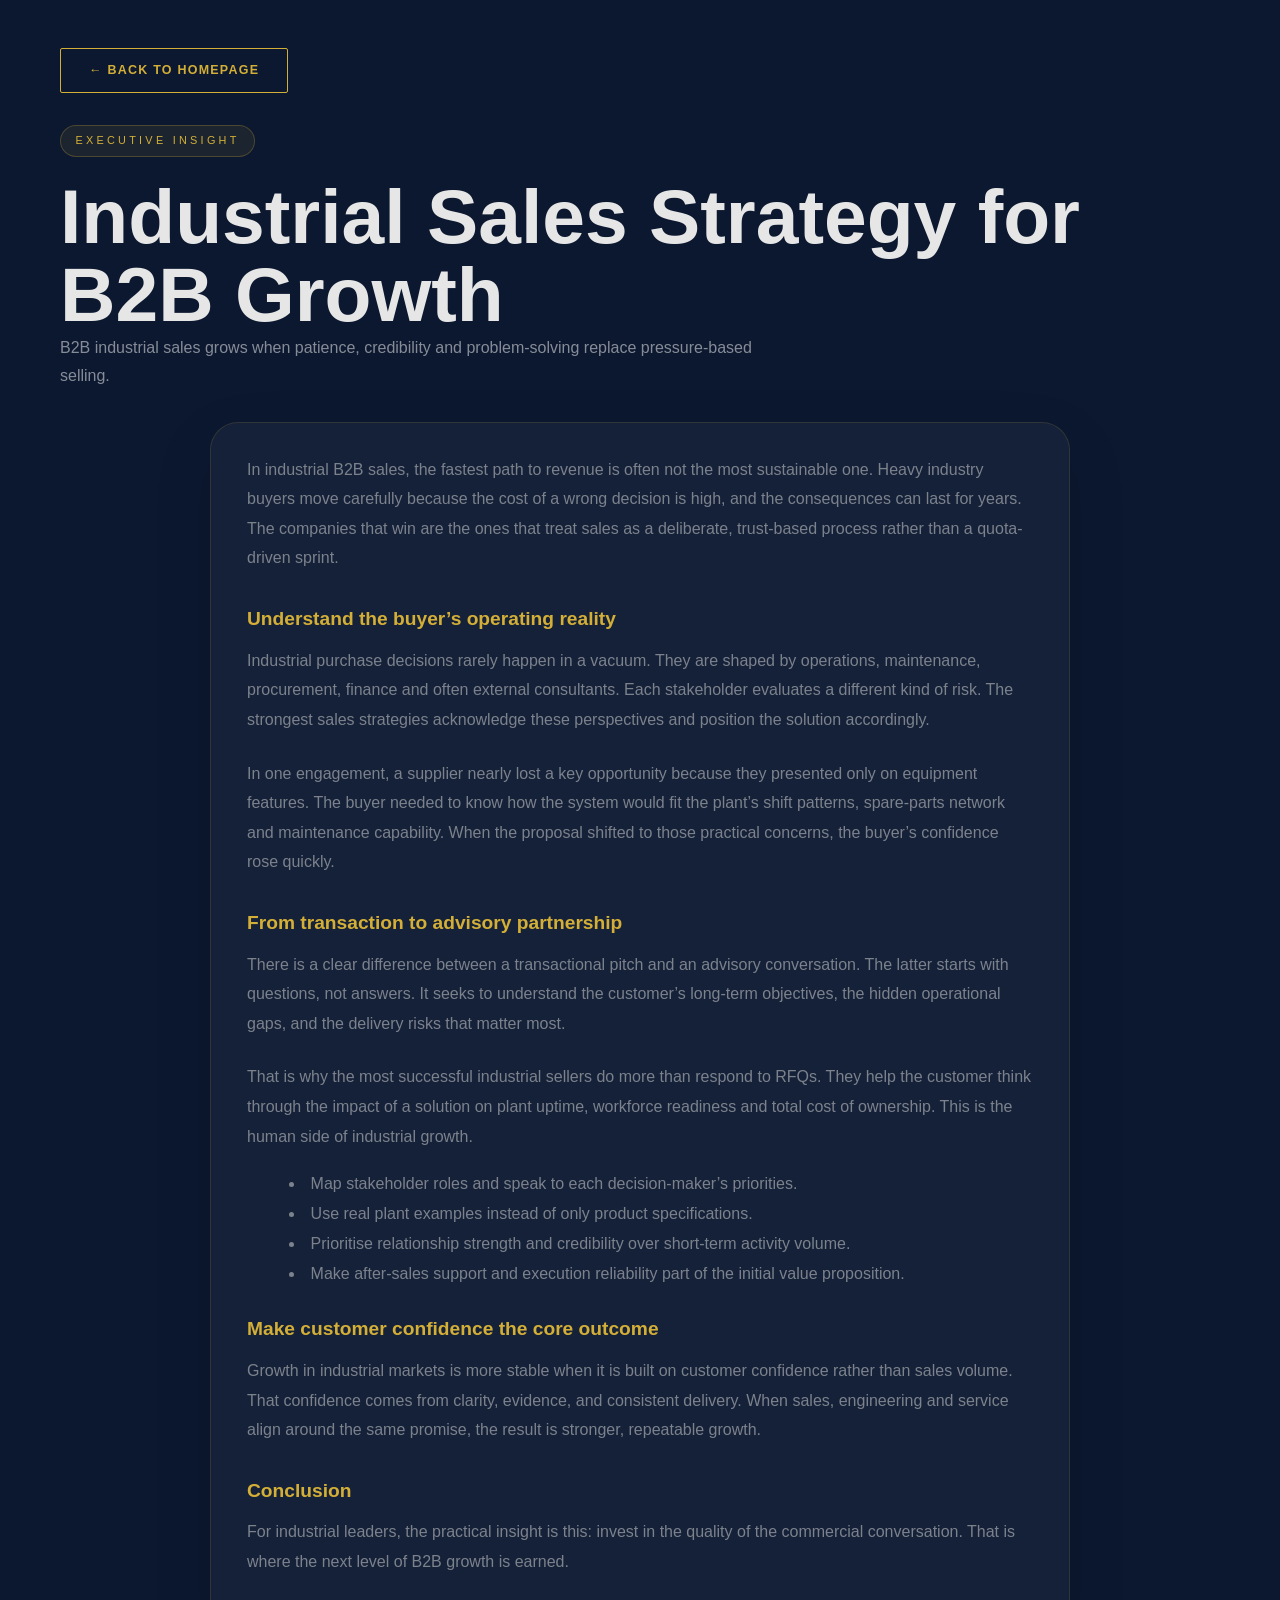
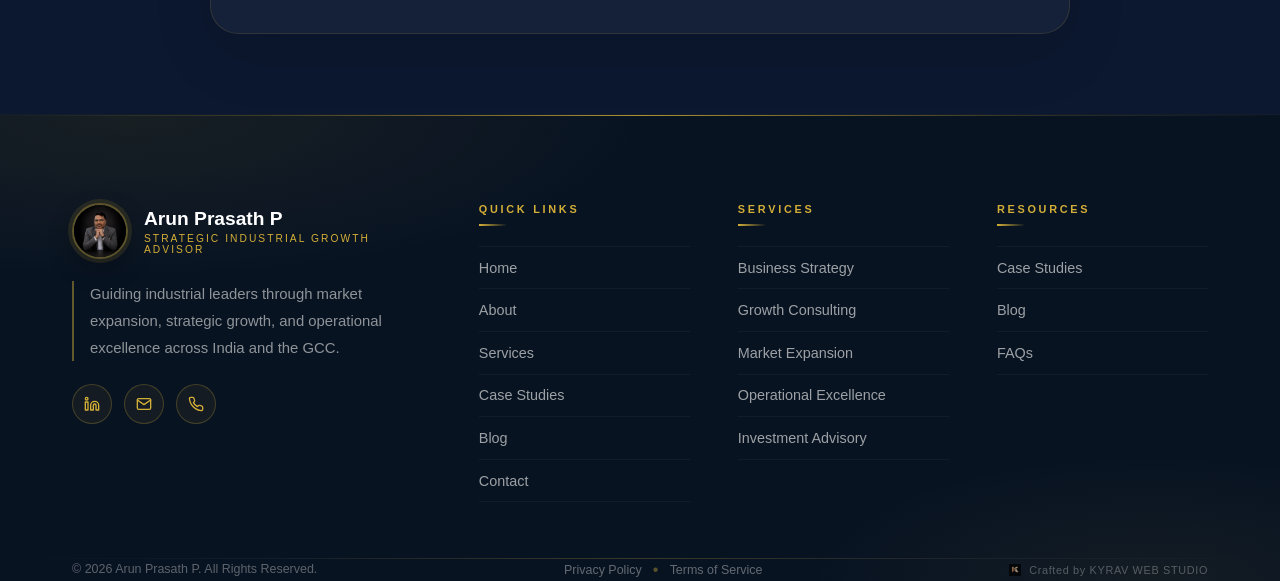
<file: insights/industrial-sales-strategy-for-b2b-growth.html>
<!DOCTYPE html>
<html lang="en">
<head>
  <meta charset="UTF-8" />
  <meta name="viewport" content="width=device-width, initial-scale=1.0" />
  <title>Industrial Sales Strategy for B2B Growth | Arun Prasath P</title>
  <meta name="description" content="Learn how Arun Prasath P approaches industrial sales strategy for B2B growth, long-cycle deals and solution-selling across India and the GCC." />
  <meta name="keywords" content="industrial growth advisor, strategy growth advisor, CEO industrial advisor, founder industrial advisor, industrial consulting India, industrial consulting GCC, crane consultant India, material handling consultant, GCC market expansion advisor, India market entry advisor, business development consultant industrial, plant growth advisor, executive industrial advisor, heavy industry strategy consultant, manufacturing growth advisor, industrial operations advisor, strategic advisory for CEOs, B2B industrial consulting, supply chain strategy advisor, plant expansion advisor, industrial performance consultant, industrial advisory services, industrial client advisor, industrial advisor for founders, industrial strategy advisor GCC, industrial strategy advisor India, industrial executive advisor, industrial market growth consultant, industrial delivery advisor, industrial advisory firm, industrial project advisor, industrial business advisor, industrial growth consultant, crane safety advisor, material handling strategy advisor, industrial operations consultant, industrial expansion consultant, GCC industrial consultant, India industrial growth consultant, industrial advisory for CEOs, industrial advisory for founders, industrial growth strategy consultant, industrial market expansion consultant, industrial consulting services India, industrial consulting services GCC, industrial business strategy advisor, industrial transformation advisor, industrial optimization consultant, industrial leadership advisor, industrial growth advisor India, industrial growth advisor GCC, industrial growth advisor India GCC, industrial growth advisor for CEOs, strategy growth advisor India, strategy growth advisor GCC, strategy growth advisor India GCC, strategy growth advisor for CEOs, CEO industrial advisor India, CEO industrial advisor GCC, CEO industrial advisor India GCC, CEO industrial advisor for CEOs, founder industrial advisor India, founder industrial advisor GCC, founder industrial advisor India GCC, founder industrial advisor for CEOs, industrial consulting India India, industrial consulting India GCC, industrial consulting India India GCC, industrial consulting India for CEOs, industrial consulting GCC India, industrial consulting GCC GCC, industrial consulting GCC India GCC, industrial consulting GCC for CEOs, crane consultant India India, crane consultant India GCC, crane consultant India India GCC, crane consultant India for CEOs, material handling consultant India, material handling consultant GCC, material handling consultant India GCC, material handling consultant for CEOs, GCC market expansion advisor India, GCC market expansion advisor GCC, GCC market expansion advisor India GCC, GCC market expansion advisor for CEOs, India market entry advisor India, India market entry advisor GCC, India market entry advisor India GCC, India market entry advisor for CEOs, business development consultant industrial India, business development consultant industrial GCC, business development consultant industrial India GCC, business development consultant industrial for CEOs, plant growth advisor India, plant growth advisor GCC, plant growth advisor India GCC, plant growth advisor for CEOs, executive industrial advisor India, executive industrial advisor GCC, executive industrial advisor India GCC, executive industrial advisor for CEOs, heavy industry strategy consultant India, heavy industry strategy consultant GCC, heavy industry strategy consultant India GCC, heavy industry strategy consultant for CEOs, manufacturing growth advisor India, manufacturing growth advisor GCC, manufacturing growth advisor India GCC, manufacturing growth advisor for CEOs, industrial operations advisor India, industrial operations advisor GCC, industrial operations advisor India GCC, industrial operations advisor for CEOs, strategic advisory for CEOs India, strategic advisory for CEOs GCC, strategic advisory for CEOs India GCC, strategic advisory for CEOs for CEOs, B2B industrial consulting India, B2B industrial consulting GCC, B2B industrial consulting India GCC, B2B industrial consulting for CEOs, supply chain strategy advisor India, supply chain strategy advisor GCC, supply chain strategy advisor India GCC, supply chain strategy advisor for CEOs, plant expansion advisor India, plant expansion advisor GCC, plant expansion advisor India GCC, plant expansion advisor for CEOs, industrial performance consultant India, industrial performance consultant GCC, industrial performance consultant India GCC, industrial performance consultant for CEOs, industrial advisory services India, industrial advisory services GCC, industrial advisory services India GCC, industrial advisory services for CEOs, industrial client advisor India, industrial client advisor GCC, industrial client advisor India GCC, industrial client advisor for CEOs, industrial advisor for founders India, industrial advisor for founders GCC, industrial advisor for founders India GCC, industrial advisor for founders for CEOs, industrial strategy advisor GCC India, industrial strategy advisor GCC GCC, industrial strategy advisor GCC India GCC, industrial strategy advisor GCC for CEOs, industrial strategy advisor India India, industrial strategy advisor India GCC, industrial strategy advisor India India GCC, industrial strategy advisor India for CEOs, industrial executive advisor India, industrial executive advisor GCC, industrial executive advisor India GCC, industrial executive advisor for CEOs, industrial market growth consultant India, industrial market growth consultant GCC, industrial market growth consultant India GCC, industrial market growth consultant for CEOs, industrial delivery advisor India, industrial delivery advisor GCC, industrial delivery advisor India GCC, industrial delivery advisor for CEOs, industrial advisory firm India, industrial advisory firm GCC, industrial advisory firm India GCC, industrial advisory firm for CEOs, industrial project advisor India, industrial project advisor GCC, industrial project advisor India GCC, industrial project advisor for CEOs, industrial business advisor India, industrial business advisor GCC, industrial business advisor India GCC, industrial business advisor for CEOs, industrial growth consultant India, industrial growth consultant GCC, industrial growth consultant India GCC, industrial growth consultant for CEOs, crane safety advisor India, crane safety advisor GCC, crane safety advisor India GCC, crane safety advisor for CEOs, material handling strategy advisor India, material handling strategy advisor GCC, material handling strategy advisor India GCC, material handling strategy advisor for CEOs, industrial operations consultant India, industrial operations consultant GCC, industrial operations consultant India GCC, industrial operations consultant for CEOs, industrial expansion consultant India, industrial expansion consultant GCC, industrial expansion consultant India GCC, industrial expansion consultant for CEOs, GCC industrial consultant India, GCC industrial consultant GCC, GCC industrial consultant India GCC, GCC industrial consultant for CEOs, India industrial growth consultant India, India industrial growth consultant GCC, India industrial growth consultant India GCC, India industrial growth consultant for CEOs, industrial advisory for CEOs India, industrial advisory for CEOs GCC, industrial advisory for CEOs India GCC, industrial advisory for CEOs for CEOs, industrial advisory for founders India, industrial advisory for founders GCC, industrial advisory for founders India GCC, industrial advisory for founders for CEOs, industrial growth strategy consultant India, industrial growth strategy consultant GCC, industrial growth strategy consultant India GCC, industrial growth strategy consultant for CEOs, industrial market expansion consultant India, industrial market expansion consultant GCC, industrial market expansion consultant India GCC, industrial market expansion consultant for CEOs, industrial consulting services India India, industrial consulting services India GCC, industrial consulting services India India GCC, industrial consulting services India for CEOs, industrial consulting services GCC India, industrial consulting services GCC GCC, industrial consulting services GCC India GCC, industrial consulting services GCC for CEOs, industrial business strategy advisor India, industrial business strategy advisor GCC, industrial business strategy advisor India GCC, industrial business strategy advisor for CEOs, industrial transformation advisor India, industrial transformation advisor GCC, industrial transformation advisor India GCC, industrial transformation advisor for CEOs, industrial optimization consultant India, industrial optimization consultant GCC, industrial optimization consultant India GCC, industrial optimization consultant for CEOs, industrial leadership advisor India, industrial leadership advisor GCC, industrial leadership advisor India GCC, industrial leadership advisor for CEOs, industrial growth advisor for founders, industrial growth advisor for executives, industrial growth advisor for industrial leaders, strategy growth advisor for founders, strategy growth advisor for executives, strategy growth advisor for industrial leaders, CEO industrial advisor for founders, CEO industrial advisor for executives, CEO industrial advisor for industrial leaders, founder industrial advisor for founders, founder industrial advisor for executives, founder industrial advisor for industrial leaders, industrial consulting India for founders, industrial consulting India for executives, industrial consulting India for industrial leaders, industrial consulting GCC for founders, industrial consulting GCC for executives, industrial consulting GCC for industrial leaders, crane consultant India for founders, crane consultant India for executives, crane consultant India for industrial leaders, material handling consultant for founders, material handling consultant for executives, material handling consultant for industrial leaders, GCC market expansion advisor for founders, GCC market expansion advisor for executives, GCC market expansion advisor for industrial leaders, India market entry advisor for founders, India market entry advisor for executives, India market entry advisor for industrial leaders, business development consultant industrial for founders, business development consultant industrial for executives, business development consultant industrial for industrial leaders, plant growth advisor for founders, plant growth advisor for executives, plant growth advisor for industrial leaders, executive industrial advisor for founders, executive industrial advisor for executives, executive industrial advisor for industrial leaders, heavy industry strategy consultant for founders, heavy industry strategy consultant for executives, heavy industry strategy consultant for industrial leaders, manufacturing growth advisor for founders, manufacturing growth advisor for executives, manufacturing growth advisor for industrial leaders, industrial operations advisor for founders, industrial operations advisor for executives, industrial operations advisor for industrial leaders, strategic advisory for CEOs for founders, strategic advisory for CEOs for executives, strategic advisory for CEOs for industrial leaders, B2B industrial consulting for founders, B2B industrial consulting for executives, B2B industrial consulting for industrial leaders, supply chain strategy advisor for founders, supply chain strategy advisor for executives, supply chain strategy advisor for industrial leaders, plant expansion advisor for founders, plant expansion advisor for executives, plant expansion advisor for industrial leaders, industrial performance consultant for founders, industrial performance consultant for executives, industrial performance consultant for industrial leaders, industrial advisory services for founders, industrial advisory services for executives, industrial advisory services for industrial leaders, industrial client advisor for founders, industrial client advisor for executives, industrial client advisor for industrial leaders, industrial advisor for founders for founders, industrial advisor for founders for executives, industrial advisor for founders for industrial leaders, industrial strategy advisor GCC for founders, industrial strategy advisor GCC for executives, industrial strategy advisor GCC for industrial leaders, industrial risk advisor, industrial capability advisor, industrial planning consultant, industrial operations strategy, industrial delivery strategy, industrial performance improvement, industrial growth plan, industrial revenue growth advisor, industrial growth planning consultant, industrial expansion advisor India, industrial expansion advisor GCC, industrial execution consultant, industrial execution advisor, industrial capability growth advisor, industrial market strategy advisor, industrial commercial advisor, industrial project delivery consultant, industrial transformation consultant, industrial supply chain advisor, industrial procurement advisor, industrial asset performance advisor, industrial capacity advisor, industrial productivity consultant, industrial efficiency advisor, industrial strategy 1, industrial advisor 1, industrial consultant 1, industrial consulting 1, industrial advisor India 1, industrial advisor GCC 1, industrial consultant India 1, industrial consultant GCC 1, industrial strategy India 1, industrial strategy GCC 1, crane strategy 2, crane advisor 2, crane consultant 2, crane consulting 2, crane advisor India 2, crane advisor GCC 2, crane consultant India 2, crane consultant GCC 2, crane strategy India 2, crane strategy GCC 2, material handling strategy 3, material handling advisor 3, material handling consultant 3, material handling consulting 3, material handling advisor India 3, material handling advisor GCC 3, material handling consultant India 3, material handling consultant GCC 3, material handling strategy India 3, material handling strategy GCC 3, manufacturing strategy 4, manufacturing advisor 4, manufacturing consultant 4, manufacturing consulting 4, manufacturing advisor India 4, manufacturing advisor GCC 4, manufacturing consultant India 4, manufacturing consultant GCC 4, manufacturing strategy India 4, manufacturing strategy GCC 4, supply chain strategy 5, supply chain advisor 5, supply chain consultant 5, supply chain consulting 5, supply chain advisor India 5, supply chain advisor GCC 5, supply chain consultant India 5, supply chain consultant GCC 5, supply chain strategy India 5, supply chain strategy GCC 5, plant strategy 6, plant advisor 6, plant consultant 6, plant consulting 6, plant advisor India 6, plant advisor GCC 6, plant consultant India 6, plant consultant GCC 6, plant strategy India 6, plant strategy GCC 6, operations strategy 7, operations advisor 7, operations consultant 7, operations consulting 7, operations advisor India 7, operations advisor GCC 7, operations consultant India 7, operations consultant GCC 7, operations strategy India 7, operations strategy GCC 7, growth strategy 8, growth advisor 8, growth consultant 8, growth consulting 8, growth advisor India 8, growth advisor GCC 8, growth consultant India 8, growth consultant GCC 8, growth strategy India 8, growth strategy GCC 8, market strategy 9, market advisor 9, market consultant 9, market consulting 9, market advisor India 9, market advisor GCC 9, market consultant India 9, market consultant GCC 9, market strategy India 9, market strategy GCC 9, business strategy 10, business advisor 10, business consultant 10, business consulting 10, business advisor India 10, business advisor GCC 10, business consultant India 10, business consultant GCC 10, business strategy India 10, business strategy GCC 10, advisory strategy 11, advisory advisor 11, advisory consultant 11, advisory consulting 11, advisory advisor India 11, advisory advisor GCC 11, advisory consultant India 11, advisory consultant GCC 11, advisory strategy India 11, advisory strategy GCC 11, industrial strategy 12, industrial advisor 12, industrial consultant 12, industrial consulting 12, industrial advisor India 12, industrial advisor GCC 12, industrial consultant India 12, industrial consultant GCC 12, industrial strategy India 12, industrial strategy GCC 12, crane strategy 13, crane advisor 13, crane consultant 13, crane consulting 13, crane advisor India 13, crane advisor GCC 13, crane consultant India 13, crane consultant GCC 13, crane strategy India 13, crane strategy GCC 13, material handling strategy 14, material handling advisor 14, material handling consultant 14, material handling consulting 14, material handling advisor India 14, material handling advisor GCC 14, material handling consultant India 14, material handling consultant GCC 14, material handling strategy India 14, material handling strategy GCC 14, manufacturing strategy 15, manufacturing advisor 15, manufacturing consultant 15, manufacturing consulting 15, manufacturing advisor India 15, manufacturing advisor GCC 15, manufacturing consultant India 15, manufacturing consultant GCC 15, manufacturing strategy India 15, manufacturing strategy GCC 15, supply chain strategy 16, supply chain advisor 16, supply chain consultant 16, supply chain consulting 16, supply chain advisor India 16, supply chain advisor GCC 16, supply chain consultant India 16, supply chain consultant GCC 16, supply chain strategy India 16, supply chain strategy GCC 16, plant strategy 17, plant advisor 17, plant consultant 17, plant consulting 17, plant advisor India 17, plant advisor GCC 17, plant consultant India 17, plant consultant GCC 17, plant strategy India 17, plant strategy GCC 17, operations strategy 18, operations advisor 18, operations consultant 18, operations consulting 18, operations advisor India 18, operations advisor GCC 18, operations consultant India 18, operations consultant GCC 18, operations strategy India 18, operations strategy GCC 18, growth strategy 19, growth advisor 19, growth consultant 19, growth consulting 19, growth advisor India 19, growth advisor GCC 19, growth consultant India 19, growth consultant GCC 19, growth strategy India 19, growth strategy GCC 19, market strategy 20, market advisor 20, market consultant 20, market consulting 20, market advisor India 20, market advisor GCC 20, market consultant India 20, market consultant GCC 20, market strategy India 20, market strategy GCC 20, business strategy 21, business advisor 21, business consultant 21, business consulting 21, business advisor India 21, business advisor GCC 21, business consultant India 21, business consultant GCC 21, business strategy India 21, business strategy GCC 21, advisory strategy 22, advisory advisor 22, advisory consultant 22, advisory consulting 22, advisory advisor India 22, advisory advisor GCC 22, advisory consultant India 22, advisory consultant GCC 22, advisory strategy India 22, advisory strategy GCC 22, industrial strategy 23, industrial advisor 23, industrial consultant 23, industrial consulting 23, industrial advisor India 23, industrial advisor GCC 23, industrial consultant India 23, industrial consultant GCC 23, industrial strategy India 23, industrial strategy GCC 23, crane strategy 24, crane advisor 24, crane consultant 24, crane consulting 24, crane advisor India 24, crane advisor GCC 24, crane consultant India 24, crane consultant GCC 24, crane strategy India 24, crane strategy GCC 24, material handling strategy 25, material handling advisor 25, material handling consultant 25, material handling consulting 25, material handling advisor India 25, material handling advisor GCC 25, material handling consultant India 25, material handling consultant GCC 25, material handling strategy India 25, material handling strategy GCC 25, manufacturing strategy 26, manufacturing advisor 26, manufacturing consultant 26, manufacturing consulting 26, manufacturing advisor India 26, manufacturing advisor GCC 26, manufacturing consultant India 26, manufacturing consultant GCC 26, manufacturing strategy India 26, manufacturing strategy GCC 26, supply chain strategy 27, supply chain advisor 27, supply chain consultant 27, supply chain consulting 27, supply chain advisor India 27, supply chain advisor GCC 27, supply chain consultant India 27, supply chain consultant GCC 27, supply chain strategy India 27, supply chain strategy GCC 27, plant strategy 28, plant advisor 28, plant consultant 28, plant consulting 28, plant advisor India 28, plant advisor GCC 28, plant consultant India 28, plant consultant GCC 28, plant strategy India 28, plant strategy GCC 28, operations strategy 29, operations advisor 29, operations consultant 29, operations consulting 29, operations advisor India 29, operations advisor GCC 29, operations consultant India 29, operations consultant GCC 29, operations strategy India 29, operations strategy GCC 29, growth strategy 30, growth advisor 30, growth consultant 30, growth consulting 30, growth advisor India 30, growth advisor GCC 30, growth consultant India 30, growth consultant GCC 30, growth strategy India 30, growth strategy GCC 30, market strategy 31, market advisor 31, market consultant 31, market consulting 31, market advisor India 31, market advisor GCC 31, market consultant India 31, market consultant GCC 31, market strategy India 31, market strategy GCC 31, business strategy 32, business advisor 32, business consultant 32, business consulting 32, business advisor India 32, business advisor GCC 32, business consultant India 32, business consultant GCC 32, business strategy India 32, business strategy GCC 32, advisory strategy 33, advisory advisor 33, advisory consultant 33, advisory consulting 33, advisory advisor India 33, advisory advisor GCC 33, advisory consultant India 33, advisory consultant GCC 33, advisory strategy India 33, advisory strategy GCC 33, industrial strategy 34, industrial advisor 34, industrial consultant 34, industrial consulting 34, industrial advisor India 34, industrial advisor GCC 34, industrial consultant India 34, industrial consultant GCC 34, industrial strategy India 34, industrial strategy GCC 34, crane strategy 35, crane advisor 35, crane consultant 35, crane consulting 35, crane advisor India 35, crane advisor GCC 35, crane consultant India 35, crane consultant GCC 35, crane strategy India 35, crane strategy GCC 35, material handling strategy 36, material handling advisor 36, material handling consultant 36, material handling consulting 36, material handling advisor India 36, material handling advisor GCC 36, material handling consultant India 36, material handling consultant GCC 36, material handling strategy India 36, material handling strategy GCC 36, manufacturing strategy 37, manufacturing advisor 37, manufacturing consultant 37, manufacturing consulting 37, manufacturing advisor India 37, manufacturing advisor GCC 37, manufacturing consultant India 37, manufacturing consultant GCC 37, manufacturing strategy India 37, manufacturing strategy GCC 37, supply chain strategy 38, supply chain advisor 38, supply chain consultant 38, supply chain consulting 38, supply chain advisor India 38, supply chain advisor GCC 38, supply chain consultant India 38, supply chain consultant GCC 38, supply chain strategy India 38, supply chain strategy GCC 38, plant strategy 39, plant advisor 39, plant consultant 39, plant consulting 39, plant advisor India 39, plant advisor GCC 39, plant consultant India 39, plant consultant GCC 39, plant strategy India 39, plant strategy GCC 39, operations strategy 40, operations advisor 40, operations consultant 40, operations consulting 40, operations advisor India 40, operations advisor GCC 40, operations consultant India 40, operations consultant GCC 40, operations strategy India 40, operations strategy GCC 40, growth strategy 41, growth advisor 41, growth consultant 41, growth consulting 41, growth advisor India 41, growth advisor GCC 41, growth consultant India 41, growth consultant GCC 41, growth strategy India 41, growth strategy GCC 41, market strategy 42, market advisor 42, market consultant 42, market consulting 42, market advisor India 42, market advisor GCC 42, market consultant India 42, market consultant GCC 42, market strategy India 42, market strategy GCC 42, business strategy 43, business advisor 43, business consultant 43, business consulting 43, business advisor India 43, business advisor GCC 43, business consultant India 43, business consultant GCC 43, business strategy India 43, business strategy GCC 43, advisory strategy 44, advisory advisor 44, advisory consultant 44, advisory consulting 44, advisory advisor India 44, advisory advisor GCC 44, advisory consultant India 44, advisory consultant GCC 44, advisory strategy India 44, advisory strategy GCC 44, industrial strategy 45, industrial advisor 45, industrial consultant 45, industrial consulting 45, industrial advisor India 45, industrial advisor GCC 45, industrial consultant India 45, industrial consultant GCC 45, industrial strategy India 45, industrial strategy GCC 45, crane strategy 46, crane advisor 46, crane consultant 46, crane consulting 46, crane advisor India 46, crane advisor GCC 46, crane consultant India 46, crane consultant GCC 46, crane strategy India 46, crane strategy GCC 46, material handling strategy 47, material handling advisor 47, material handling consultant 47, material handling consulting 47, material handling advisor India 47, material handling advisor GCC 47, material handling consultant India 47, material handling consultant GCC 47, material handling strategy India 47, material handling strategy GCC 47, manufacturing strategy 48, manufacturing advisor 48, manufacturing consultant 48, manufacturing consulting 48, manufacturing advisor India 48, manufacturing advisor GCC 48, manufacturing consultant India 48, manufacturing consultant GCC 48, manufacturing strategy India 48, manufacturing strategy GCC 48, supply chain strategy 49, supply chain advisor 49, supply chain consultant 49, supply chain consulting 49, supply chain advisor India 49, supply chain advisor GCC 49, supply chain consultant India 49, supply chain consultant GCC 49, supply chain strategy India 49, supply chain strategy GCC 49, plant strategy 50, plant advisor 50, plant consultant 50, plant consulting 50, plant advisor India 50, plant advisor GCC 50, plant consultant India 50, plant consultant GCC 50, plant strategy India 50, plant strategy GCC 50, operations strategy 51, operations advisor 51, operations consultant 51, operations consulting 51, operations advisor India 51, operations advisor GCC 51, operations consultant India 51, operations consultant GCC 51, operations strategy India 51, operations strategy GCC 51, growth strategy 52, growth advisor 52, growth consultant 52, growth consulting 52, growth advisor India 52, growth advisor GCC 52, growth consultant India 52, growth consultant GCC 52, growth strategy India 52, growth strategy GCC 52, market strategy 53, market advisor 53, market consultant 53, market consulting 53, market advisor India 53, market advisor GCC 53, market consultant India 53, market consultant GCC 53, market strategy India 53, market strategy GCC 53, business strategy 54, business advisor 54, business consultant 54, business consulting 54, business advisor India 54, business advisor GCC 54, business consultant India 54, business consultant GCC 54, business strategy India 54, business strategy GCC 54, advisory strategy 55, advisory advisor 55, advisory consultant 55, advisory consulting 55, advisory advisor India 55, advisory advisor GCC 55, advisory consultant India 55, advisory consultant GCC 55, advisory strategy India 55, advisory strategy GCC 55, industrial strategy 56, industrial advisor 56, industrial consultant 56, industrial consulting 56, industrial advisor India 56, industrial advisor GCC 56, industrial consultant India 56, industrial consultant GCC 56, industrial strategy India 56, industrial strategy GCC 56, crane strategy 57, crane advisor 57, crane consultant 57, crane consulting 57, crane advisor India 57, crane advisor GCC 57, crane consultant India 57, crane consultant GCC 57, crane strategy India 57, crane strategy GCC 57, material handling strategy 58, material handling advisor 58, material handling consultant 58, material handling consulting 58, material handling advisor India 58, material handling advisor GCC 58, material handling consultant India 58, material handling consultant GCC 58, material handling strategy India 58, material handling strategy GCC 58, manufacturing strategy 59, manufacturing advisor 59, manufacturing consultant 59, manufacturing consulting 59, manufacturing advisor India 59, manufacturing advisor GCC 59, manufacturing consultant India 59, manufacturing consultant GCC 59, manufacturing strategy India 59, manufacturing strategy GCC 59, supply chain strategy 60, supply chain advisor 60, supply chain consultant 60, supply chain consulting 60, supply chain advisor India 60, supply chain advisor GCC 60, supply chain consultant India 60, supply chain consultant GCC 60, supply chain strategy India 60, supply chain strategy GCC 60, plant strategy 61, plant advisor 61, plant consultant 61, plant consulting 61, plant advisor India 61, plant advisor GCC 61, plant consultant India 61, plant consultant GCC 61, plant strategy India 61, plant strategy GCC 61, operations strategy 62, operations advisor 62, operations consultant 62, operations consulting 62, operations advisor India 62, operations advisor GCC 62, operations consultant India 62, operations consultant GCC 62, operations strategy India 62, operations strategy GCC 62, growth strategy 63, growth advisor 63, growth consultant 63, growth consulting 63, growth advisor India 63, growth advisor GCC 63, growth consultant India 63, growth consultant GCC 63, growth strategy India 63, growth strategy GCC 63, market strategy 64, market advisor 64, market consultant 64, market consulting 64, market advisor India 64, market advisor GCC 64, market consultant India 64, market consultant GCC 64, market strategy India 64, market strategy GCC 64, business strategy 65, business advisor 65, business consultant 65, business consulting 65, business advisor India 65, business advisor GCC 65, business consultant India 65, business consultant GCC 65, business strategy India 65, business strategy GCC 65, advisory strategy 66, advisory advisor 66, advisory consultant 66, advisory consulting 66, advisory advisor India 66, advisory advisor GCC 66" />
  <link rel="canonical" href="https://arunprasathp.in/insights/industrial-sales-strategy-for-b2b-growth.html" />
  <link rel="stylesheet" href="../assets/css/main.css" />
  <link rel="stylesheet" href="../assets/css/typography.css" />
  <link rel="stylesheet" href="../assets/css/components.css" />
  <link rel="stylesheet" href="../assets/css/sections.css" />
  <link rel="stylesheet" href="../assets/css/responsive.css" />
  <link rel="icon" type="image/png" sizes="16x16" href="../assets/images/favicon-16.png" />
  <link rel="icon" type="image/png" sizes="32x32" href="../assets/images/favicon-32.png" />
  <link rel="icon" type="image/png" sizes="48x48" href="../assets/images/favicon-48.png" />
  <link rel="apple-touch-icon" sizes="180x180" href="../assets/images/favicon-48.png" />
  <script type="application/ld+json">
  {
    "@context": "https://schema.org",
    "@type": "BreadcrumbList",
    "itemListElement": [
      { "@type": "ListItem", "position": 1, "name": "Home", "item": "https://arunprasathp.in/" },
      { "@type": "ListItem", "position": 2, "name": "Insights", "item": "https://arunprasathp.in/" },
      { "@type": "ListItem", "position": 3, "name": "Industrial Sales Strategy for B2B Growth", "item": "https://arunprasathp.in/insights/industrial-sales-strategy-for-b2b-growth.html" }
    ]
  }
  </script>
</head>
<body>
  <main class="container" style="padding: 3rem 1.25rem 5rem;">
    <a href="../index.html" class="button button-secondary" style="margin-bottom: 2rem;">← Back to homepage</a>
    <header style="margin-bottom: 2rem;">
      <p class="section-eyebrow">Executive Insight</p>
      <h1>Industrial Sales Strategy for B2B Growth</h1>
      <p class="section-intro">B2B industrial sales grows when patience, credibility and problem-solving replace pressure-based selling.</p>
    </header>
    <article class="insight-article">
      <p>In industrial B2B sales, the fastest path to revenue is often not the most sustainable one. Heavy industry buyers move carefully because the cost of a wrong decision is high, and the consequences can last for years. The companies that win are the ones that treat sales as a deliberate, trust-based process rather than a quota-driven sprint.</p>
      <h2>Understand the buyer’s operating reality</h2>
      <p>Industrial purchase decisions rarely happen in a vacuum. They are shaped by operations, maintenance, procurement, finance and often external consultants. Each stakeholder evaluates a different kind of risk. The strongest sales strategies acknowledge these perspectives and position the solution accordingly.</p>
      <p>In one engagement, a supplier nearly lost a key opportunity because they presented only on equipment features. The buyer needed to know how the system would fit the plant’s shift patterns, spare-parts network and maintenance capability. When the proposal shifted to those practical concerns, the buyer’s confidence rose quickly.</p>
      <h2>From transaction to advisory partnership</h2>
      <p>There is a clear difference between a transactional pitch and an advisory conversation. The latter starts with questions, not answers. It seeks to understand the customer’s long-term objectives, the hidden operational gaps, and the delivery risks that matter most.</p>
      <p>That is why the most successful industrial sellers do more than respond to RFQs. They help the customer think through the impact of a solution on plant uptime, workforce readiness and total cost of ownership. This is the human side of industrial growth.</p>
      <ul>
        <li>Map stakeholder roles and speak to each decision-maker’s priorities.</li>
        <li>Use real plant examples instead of only product specifications.</li>
        <li>Prioritise relationship strength and credibility over short-term activity volume.</li>
        <li>Make after-sales support and execution reliability part of the initial value proposition.</li>
      </ul>
      <h2>Make customer confidence the core outcome</h2>
      <p>Growth in industrial markets is more stable when it is built on customer confidence rather than sales volume. That confidence comes from clarity, evidence, and consistent delivery. When sales, engineering and service align around the same promise, the result is stronger, repeatable growth.</p>
      <h2>Conclusion</h2>
      <p>For industrial leaders, the practical insight is this: invest in the quality of the commercial conversation. That is where the next level of B2B growth is earned.</p>
    </article>
  </main>

  <footer class="site-footer" role="contentinfo">
    <div class="footer-glow" aria-hidden="true"></div>

    <div class="footer-inner">
      <div class="container footer-body">
        <div class="footer-brand-col">
          <a href="../index.html#top" class="footer-brand-mark" aria-label="Back to top of page">
            <div class="footer-avatar">
              <img src="../assets/images/ap-headshot.png" alt="Arun Prasath P" width="56" height="56" loading="lazy" />
            </div>
            <div class="footer-brand-text">
              <span class="footer-brand-name">Arun Prasath P</span>
              <span class="footer-brand-role">Strategic Industrial Growth Advisor</span>
            </div>
          </a>

          <p class="footer-tagline">
            Guiding industrial leaders through market expansion, strategic growth, and operational excellence across India and the GCC.
          </p>

          <div class="footer-social">
            <a href="https://www.linkedin.com/in/arun-prasath-p-pap-3214b1165/" target="_blank" rel="noopener" class="footer-social-btn" aria-label="Connect on LinkedIn">
              <svg viewBox="0 0 24 24" fill="none" stroke="currentColor" stroke-width="2" stroke-linecap="round" stroke-linejoin="round" aria-hidden="true">
                <path d="M16 8a6 6 0 0 1 6 6v7h-4v-7a2 2 0 0 0-2-2 2 2 0 0 0-2 2v7h-4v-7a6 6 0 0 1 6-6z" />
                <rect x="2" y="9" width="4" height="12" />
                <circle cx="4" cy="4" r="2" />
              </svg>
            </a>
            <a href="mailto:arun.papiis@gmail.com" class="footer-social-btn" aria-label="Send Email">
              <svg viewBox="0 0 24 24" fill="none" stroke="currentColor" stroke-width="2" stroke-linecap="round" stroke-linejoin="round" aria-hidden="true">
                <path d="M4 4h16c1.1 0 2 .9 2 2v12c0 1.1-.9 2-2 2H4c-1.1 0-2-.9-2-2V6c0-1.1.9-2 2-2z" />
                <polyline points="22,6 12,13 2,6" />
              </svg>
            </a>
            <a href="tel:+919894400663" class="footer-social-btn" aria-label="Call Phone">
              <svg viewBox="0 0 24 24" fill="none" stroke="currentColor" stroke-width="2" stroke-linecap="round" stroke-linejoin="round" aria-hidden="true">
                <path d="M22 16.92v3a2 2 0 0 1-2.18 2 19.79 19.79 0 0 1-8.63-3.07 19.5 19.5 0 0 1-6-6 19.79 19.79 0 0 1-3.07-8.67A2 2 0 0 1 4.11 2h3a2 2 0 0 1 2 1.72 12.84 12.84 0 0 0 .7 2.81 2 2 0 0 1-.45 2.11L8.09 9.91a16 16 0 0 0 6 6l1.27-1.27a2 2 0 0 1 2.11-.45 12.84 12.84 0 0 0 2.81.7A2 2 0 0 1 22 16.92z" />
              </svg>
            </a>
          </div>
        </div>

        <div class="footer-nav-col">
          <h4 class="footer-col-heading">Quick Links</h4>
          <ul class="footer-nav-list">
            <li><a href="../index.html#top"><span>Home</span></a></li>
            <li><a href="../index.html#about"><span>About</span></a></li>
            <li><a href="../index.html#services"><span>Services</span></a></li>
            <li><a href="../index.html#case-studies"><span>Case Studies</span></a></li>
            <li><a href="../index.html#insights"><span>Blog</span></a></li>
            <li><a href="../index.html#connect"><span>Contact</span></a></li>
          </ul>
        </div>

        <div class="footer-nav-col">
          <h4 class="footer-col-heading">Services</h4>
          <ul class="footer-nav-list">
            <li><a href="../index.html#services"><span>Business Strategy</span></a></li>
            <li><a href="../index.html#services"><span>Growth Consulting</span></a></li>
            <li><a href="../index.html#services"><span>Market Expansion</span></a></li>
            <li><a href="../index.html#services"><span>Operational Excellence</span></a></li>
            <li><a href="../index.html#services"><span>Investment Advisory</span></a></li>
          </ul>
        </div>

        <div class="footer-nav-col">
          <h4 class="footer-col-heading">Resources</h4>
          <ul class="footer-nav-list">
            <li><a href="../index.html#case-studies"><span>Case Studies</span></a></li>
            <li><a href="../index.html#insights"><span>Blog</span></a></li>
            <li><a href="../index.html#faq"><span>FAQs</span></a></li>
          </ul>
        </div>

      </div>
    </div>

    <div class="footer-rule" aria-hidden="true"></div>

    <div class="container footer-base">
      <p class="footer-copy">&copy; 2026 Arun Prasath P. All Rights Reserved.</p>
      <div class="footer-base-center">
        <a href="../privacy.html" class="footer-legal-link">Privacy Policy</a>
        <span class="footer-dot">•</span>
        <a href="../privacy.html" class="footer-legal-link">Terms of Service</a>
      </div>
      <a href="https://kyrav.in" target="_blank" rel="noopener" class="footer-watermark" aria-label="Visit Kyrav Web Studio website">
        <img src="../assets/images/logo/kyrav-logo.png" alt="KYRAV WEB STUDIO" class="watermark-logo" loading="lazy">
        <span class="watermark-text">Crafted by KYRAV WEB STUDIO</span>
      </a>
    </div>
  </footer>

</body>
</html>
</file>
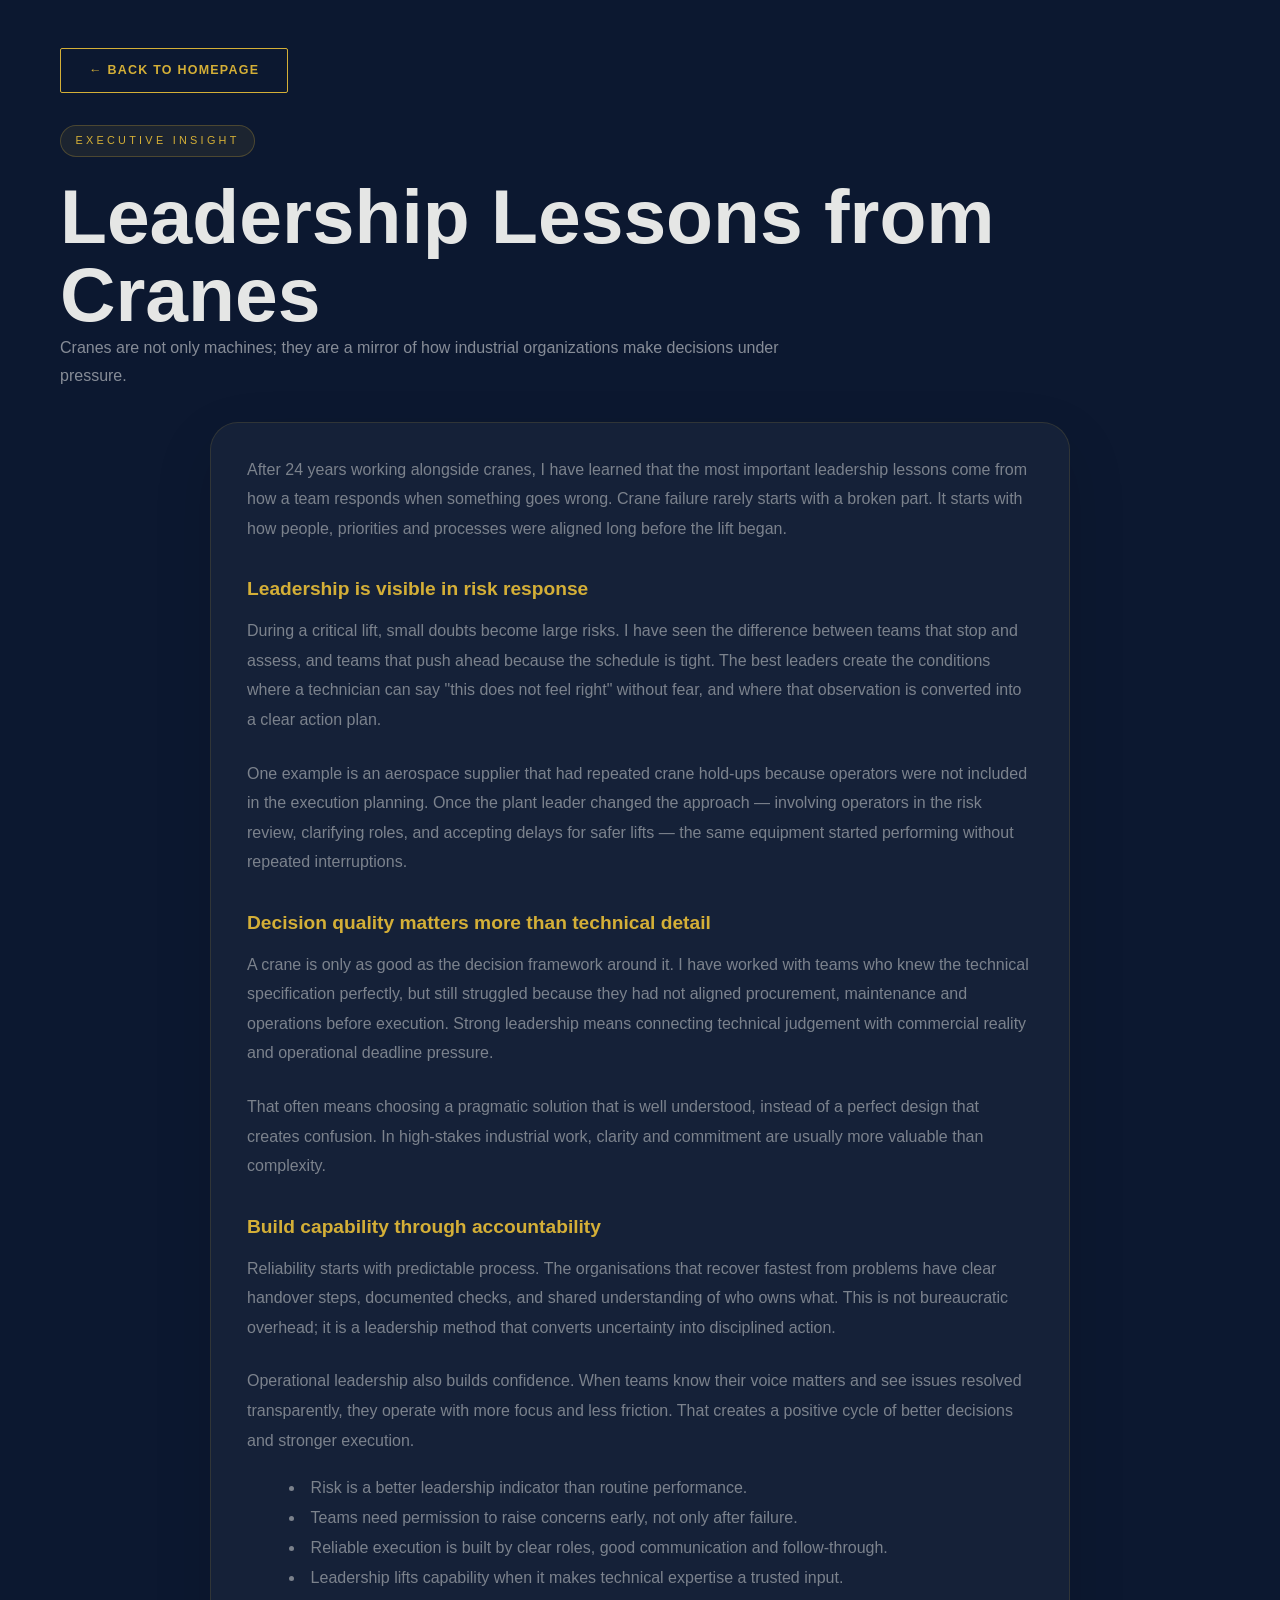
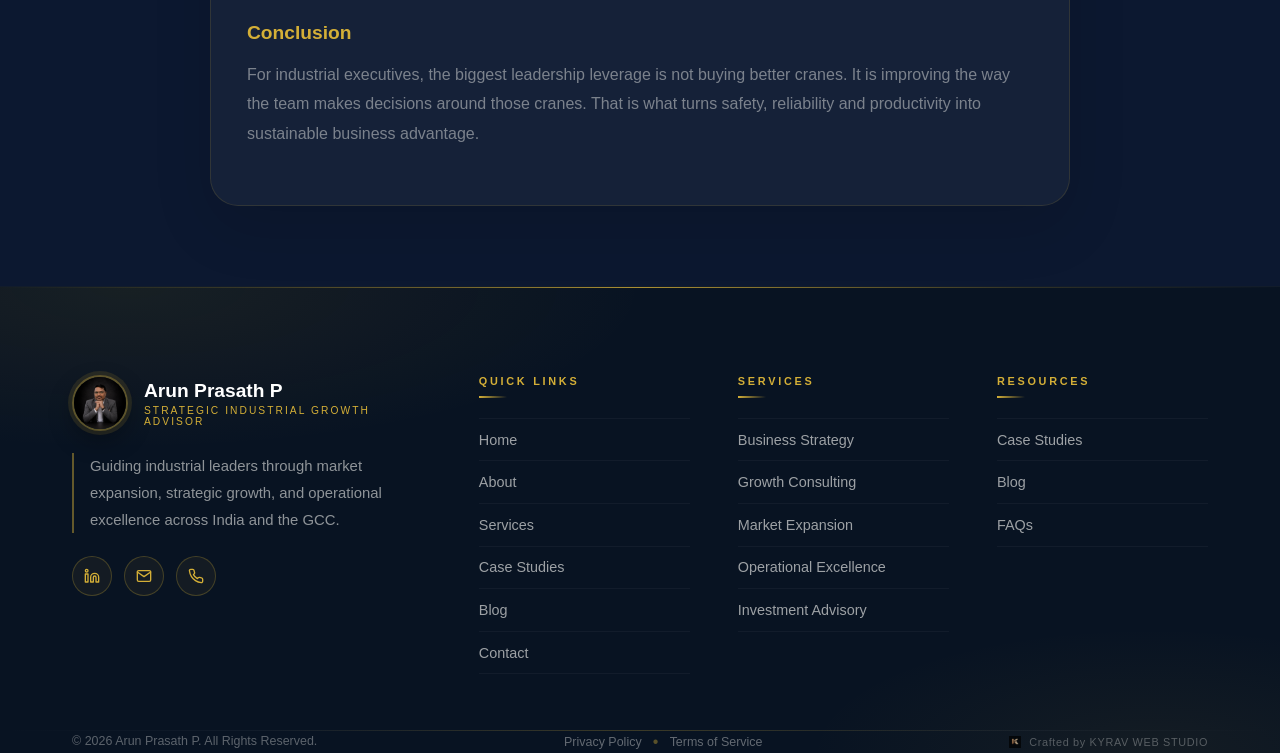
<file: insights/leadership-lessons-from-cranes.html>
<!DOCTYPE html>
<html lang="en">
<head>
  <meta charset="UTF-8" />
  <meta name="viewport" content="width=device-width, initial-scale=1.0" />
  <title>Leadership Lessons from Cranes | Arun Prasath P</title>
  <meta name="description" content="Discover how 24 years of crane and material handling experience shaped Arun Prasath P’s leadership lessons for industrial executives and plant leaders." />
  <meta name="keywords" content="industrial growth advisor, strategy growth advisor, CEO industrial advisor, founder industrial advisor, industrial consulting India, industrial consulting GCC, crane consultant India, material handling consultant, GCC market expansion advisor, India market entry advisor, business development consultant industrial, plant growth advisor, executive industrial advisor, heavy industry strategy consultant, manufacturing growth advisor, industrial operations advisor, strategic advisory for CEOs, B2B industrial consulting, supply chain strategy advisor, plant expansion advisor, industrial performance consultant, industrial advisory services, industrial client advisor, industrial advisor for founders, industrial strategy advisor GCC, industrial strategy advisor India, industrial executive advisor, industrial market growth consultant, industrial delivery advisor, industrial advisory firm, industrial project advisor, industrial business advisor, industrial growth consultant, crane safety advisor, material handling strategy advisor, industrial operations consultant, industrial expansion consultant, GCC industrial consultant, India industrial growth consultant, industrial advisory for CEOs, industrial advisory for founders, industrial growth strategy consultant, industrial market expansion consultant, industrial consulting services India, industrial consulting services GCC, industrial business strategy advisor, industrial transformation advisor, industrial optimization consultant, industrial leadership advisor, industrial growth advisor India, industrial growth advisor GCC, industrial growth advisor India GCC, industrial growth advisor for CEOs, strategy growth advisor India, strategy growth advisor GCC, strategy growth advisor India GCC, strategy growth advisor for CEOs, CEO industrial advisor India, CEO industrial advisor GCC, CEO industrial advisor India GCC, CEO industrial advisor for CEOs, founder industrial advisor India, founder industrial advisor GCC, founder industrial advisor India GCC, founder industrial advisor for CEOs, industrial consulting India India, industrial consulting India GCC, industrial consulting India India GCC, industrial consulting India for CEOs, industrial consulting GCC India, industrial consulting GCC GCC, industrial consulting GCC India GCC, industrial consulting GCC for CEOs, crane consultant India India, crane consultant India GCC, crane consultant India India GCC, crane consultant India for CEOs, material handling consultant India, material handling consultant GCC, material handling consultant India GCC, material handling consultant for CEOs, GCC market expansion advisor India, GCC market expansion advisor GCC, GCC market expansion advisor India GCC, GCC market expansion advisor for CEOs, India market entry advisor India, India market entry advisor GCC, India market entry advisor India GCC, India market entry advisor for CEOs, business development consultant industrial India, business development consultant industrial GCC, business development consultant industrial India GCC, business development consultant industrial for CEOs, plant growth advisor India, plant growth advisor GCC, plant growth advisor India GCC, plant growth advisor for CEOs, executive industrial advisor India, executive industrial advisor GCC, executive industrial advisor India GCC, executive industrial advisor for CEOs, heavy industry strategy consultant India, heavy industry strategy consultant GCC, heavy industry strategy consultant India GCC, heavy industry strategy consultant for CEOs, manufacturing growth advisor India, manufacturing growth advisor GCC, manufacturing growth advisor India GCC, manufacturing growth advisor for CEOs, industrial operations advisor India, industrial operations advisor GCC, industrial operations advisor India GCC, industrial operations advisor for CEOs, strategic advisory for CEOs India, strategic advisory for CEOs GCC, strategic advisory for CEOs India GCC, strategic advisory for CEOs for CEOs, B2B industrial consulting India, B2B industrial consulting GCC, B2B industrial consulting India GCC, B2B industrial consulting for CEOs, supply chain strategy advisor India, supply chain strategy advisor GCC, supply chain strategy advisor India GCC, supply chain strategy advisor for CEOs, plant expansion advisor India, plant expansion advisor GCC, plant expansion advisor India GCC, plant expansion advisor for CEOs, industrial performance consultant India, industrial performance consultant GCC, industrial performance consultant India GCC, industrial performance consultant for CEOs, industrial advisory services India, industrial advisory services GCC, industrial advisory services India GCC, industrial advisory services for CEOs, industrial client advisor India, industrial client advisor GCC, industrial client advisor India GCC, industrial client advisor for CEOs, industrial advisor for founders India, industrial advisor for founders GCC, industrial advisor for founders India GCC, industrial advisor for founders for CEOs, industrial strategy advisor GCC India, industrial strategy advisor GCC GCC, industrial strategy advisor GCC India GCC, industrial strategy advisor GCC for CEOs, industrial strategy advisor India India, industrial strategy advisor India GCC, industrial strategy advisor India India GCC, industrial strategy advisor India for CEOs, industrial executive advisor India, industrial executive advisor GCC, industrial executive advisor India GCC, industrial executive advisor for CEOs, industrial market growth consultant India, industrial market growth consultant GCC, industrial market growth consultant India GCC, industrial market growth consultant for CEOs, industrial delivery advisor India, industrial delivery advisor GCC, industrial delivery advisor India GCC, industrial delivery advisor for CEOs, industrial advisory firm India, industrial advisory firm GCC, industrial advisory firm India GCC, industrial advisory firm for CEOs, industrial project advisor India, industrial project advisor GCC, industrial project advisor India GCC, industrial project advisor for CEOs, industrial business advisor India, industrial business advisor GCC, industrial business advisor India GCC, industrial business advisor for CEOs, industrial growth consultant India, industrial growth consultant GCC, industrial growth consultant India GCC, industrial growth consultant for CEOs, crane safety advisor India, crane safety advisor GCC, crane safety advisor India GCC, crane safety advisor for CEOs, material handling strategy advisor India, material handling strategy advisor GCC, material handling strategy advisor India GCC, material handling strategy advisor for CEOs, industrial operations consultant India, industrial operations consultant GCC, industrial operations consultant India GCC, industrial operations consultant for CEOs, industrial expansion consultant India, industrial expansion consultant GCC, industrial expansion consultant India GCC, industrial expansion consultant for CEOs, GCC industrial consultant India, GCC industrial consultant GCC, GCC industrial consultant India GCC, GCC industrial consultant for CEOs, India industrial growth consultant India, India industrial growth consultant GCC, India industrial growth consultant India GCC, India industrial growth consultant for CEOs, industrial advisory for CEOs India, industrial advisory for CEOs GCC, industrial advisory for CEOs India GCC, industrial advisory for CEOs for CEOs, industrial advisory for founders India, industrial advisory for founders GCC, industrial advisory for founders India GCC, industrial advisory for founders for CEOs, industrial growth strategy consultant India, industrial growth strategy consultant GCC, industrial growth strategy consultant India GCC, industrial growth strategy consultant for CEOs, industrial market expansion consultant India, industrial market expansion consultant GCC, industrial market expansion consultant India GCC, industrial market expansion consultant for CEOs, industrial consulting services India India, industrial consulting services India GCC, industrial consulting services India India GCC, industrial consulting services India for CEOs, industrial consulting services GCC India, industrial consulting services GCC GCC, industrial consulting services GCC India GCC, industrial consulting services GCC for CEOs, industrial business strategy advisor India, industrial business strategy advisor GCC, industrial business strategy advisor India GCC, industrial business strategy advisor for CEOs, industrial transformation advisor India, industrial transformation advisor GCC, industrial transformation advisor India GCC, industrial transformation advisor for CEOs, industrial optimization consultant India, industrial optimization consultant GCC, industrial optimization consultant India GCC, industrial optimization consultant for CEOs, industrial leadership advisor India, industrial leadership advisor GCC, industrial leadership advisor India GCC, industrial leadership advisor for CEOs, industrial growth advisor for founders, industrial growth advisor for executives, industrial growth advisor for industrial leaders, strategy growth advisor for founders, strategy growth advisor for executives, strategy growth advisor for industrial leaders, CEO industrial advisor for founders, CEO industrial advisor for executives, CEO industrial advisor for industrial leaders, founder industrial advisor for founders, founder industrial advisor for executives, founder industrial advisor for industrial leaders, industrial consulting India for founders, industrial consulting India for executives, industrial consulting India for industrial leaders, industrial consulting GCC for founders, industrial consulting GCC for executives, industrial consulting GCC for industrial leaders, crane consultant India for founders, crane consultant India for executives, crane consultant India for industrial leaders, material handling consultant for founders, material handling consultant for executives, material handling consultant for industrial leaders, GCC market expansion advisor for founders, GCC market expansion advisor for executives, GCC market expansion advisor for industrial leaders, India market entry advisor for founders, India market entry advisor for executives, India market entry advisor for industrial leaders, business development consultant industrial for founders, business development consultant industrial for executives, business development consultant industrial for industrial leaders, plant growth advisor for founders, plant growth advisor for executives, plant growth advisor for industrial leaders, executive industrial advisor for founders, executive industrial advisor for executives, executive industrial advisor for industrial leaders, heavy industry strategy consultant for founders, heavy industry strategy consultant for executives, heavy industry strategy consultant for industrial leaders, manufacturing growth advisor for founders, manufacturing growth advisor for executives, manufacturing growth advisor for industrial leaders, industrial operations advisor for founders, industrial operations advisor for executives, industrial operations advisor for industrial leaders, strategic advisory for CEOs for founders, strategic advisory for CEOs for executives, strategic advisory for CEOs for industrial leaders, B2B industrial consulting for founders, B2B industrial consulting for executives, B2B industrial consulting for industrial leaders, supply chain strategy advisor for founders, supply chain strategy advisor for executives, supply chain strategy advisor for industrial leaders, plant expansion advisor for founders, plant expansion advisor for executives, plant expansion advisor for industrial leaders, industrial performance consultant for founders, industrial performance consultant for executives, industrial performance consultant for industrial leaders, industrial advisory services for founders, industrial advisory services for executives, industrial advisory services for industrial leaders, industrial client advisor for founders, industrial client advisor for executives, industrial client advisor for industrial leaders, industrial advisor for founders for founders, industrial advisor for founders for executives, industrial advisor for founders for industrial leaders, industrial strategy advisor GCC for founders, industrial strategy advisor GCC for executives, industrial strategy advisor GCC for industrial leaders, industrial risk advisor, industrial capability advisor, industrial planning consultant, industrial operations strategy, industrial delivery strategy, industrial performance improvement, industrial growth plan, industrial revenue growth advisor, industrial growth planning consultant, industrial expansion advisor India, industrial expansion advisor GCC, industrial execution consultant, industrial execution advisor, industrial capability growth advisor, industrial market strategy advisor, industrial commercial advisor, industrial project delivery consultant, industrial transformation consultant, industrial supply chain advisor, industrial procurement advisor, industrial asset performance advisor, industrial capacity advisor, industrial productivity consultant, industrial efficiency advisor, industrial strategy 1, industrial advisor 1, industrial consultant 1, industrial consulting 1, industrial advisor India 1, industrial advisor GCC 1, industrial consultant India 1, industrial consultant GCC 1, industrial strategy India 1, industrial strategy GCC 1, crane strategy 2, crane advisor 2, crane consultant 2, crane consulting 2, crane advisor India 2, crane advisor GCC 2, crane consultant India 2, crane consultant GCC 2, crane strategy India 2, crane strategy GCC 2, material handling strategy 3, material handling advisor 3, material handling consultant 3, material handling consulting 3, material handling advisor India 3, material handling advisor GCC 3, material handling consultant India 3, material handling consultant GCC 3, material handling strategy India 3, material handling strategy GCC 3, manufacturing strategy 4, manufacturing advisor 4, manufacturing consultant 4, manufacturing consulting 4, manufacturing advisor India 4, manufacturing advisor GCC 4, manufacturing consultant India 4, manufacturing consultant GCC 4, manufacturing strategy India 4, manufacturing strategy GCC 4, supply chain strategy 5, supply chain advisor 5, supply chain consultant 5, supply chain consulting 5, supply chain advisor India 5, supply chain advisor GCC 5, supply chain consultant India 5, supply chain consultant GCC 5, supply chain strategy India 5, supply chain strategy GCC 5, plant strategy 6, plant advisor 6, plant consultant 6, plant consulting 6, plant advisor India 6, plant advisor GCC 6, plant consultant India 6, plant consultant GCC 6, plant strategy India 6, plant strategy GCC 6, operations strategy 7, operations advisor 7, operations consultant 7, operations consulting 7, operations advisor India 7, operations advisor GCC 7, operations consultant India 7, operations consultant GCC 7, operations strategy India 7, operations strategy GCC 7, growth strategy 8, growth advisor 8, growth consultant 8, growth consulting 8, growth advisor India 8, growth advisor GCC 8, growth consultant India 8, growth consultant GCC 8, growth strategy India 8, growth strategy GCC 8, market strategy 9, market advisor 9, market consultant 9, market consulting 9, market advisor India 9, market advisor GCC 9, market consultant India 9, market consultant GCC 9, market strategy India 9, market strategy GCC 9, business strategy 10, business advisor 10, business consultant 10, business consulting 10, business advisor India 10, business advisor GCC 10, business consultant India 10, business consultant GCC 10, business strategy India 10, business strategy GCC 10, advisory strategy 11, advisory advisor 11, advisory consultant 11, advisory consulting 11, advisory advisor India 11, advisory advisor GCC 11, advisory consultant India 11, advisory consultant GCC 11, advisory strategy India 11, advisory strategy GCC 11, industrial strategy 12, industrial advisor 12, industrial consultant 12, industrial consulting 12, industrial advisor India 12, industrial advisor GCC 12, industrial consultant India 12, industrial consultant GCC 12, industrial strategy India 12, industrial strategy GCC 12, crane strategy 13, crane advisor 13, crane consultant 13, crane consulting 13, crane advisor India 13, crane advisor GCC 13, crane consultant India 13, crane consultant GCC 13, crane strategy India 13, crane strategy GCC 13, material handling strategy 14, material handling advisor 14, material handling consultant 14, material handling consulting 14, material handling advisor India 14, material handling advisor GCC 14, material handling consultant India 14, material handling consultant GCC 14, material handling strategy India 14, material handling strategy GCC 14, manufacturing strategy 15, manufacturing advisor 15, manufacturing consultant 15, manufacturing consulting 15, manufacturing advisor India 15, manufacturing advisor GCC 15, manufacturing consultant India 15, manufacturing consultant GCC 15, manufacturing strategy India 15, manufacturing strategy GCC 15, supply chain strategy 16, supply chain advisor 16, supply chain consultant 16, supply chain consulting 16, supply chain advisor India 16, supply chain advisor GCC 16, supply chain consultant India 16, supply chain consultant GCC 16, supply chain strategy India 16, supply chain strategy GCC 16, plant strategy 17, plant advisor 17, plant consultant 17, plant consulting 17, plant advisor India 17, plant advisor GCC 17, plant consultant India 17, plant consultant GCC 17, plant strategy India 17, plant strategy GCC 17, operations strategy 18, operations advisor 18, operations consultant 18, operations consulting 18, operations advisor India 18, operations advisor GCC 18, operations consultant India 18, operations consultant GCC 18, operations strategy India 18, operations strategy GCC 18, growth strategy 19, growth advisor 19, growth consultant 19, growth consulting 19, growth advisor India 19, growth advisor GCC 19, growth consultant India 19, growth consultant GCC 19, growth strategy India 19, growth strategy GCC 19, market strategy 20, market advisor 20, market consultant 20, market consulting 20, market advisor India 20, market advisor GCC 20, market consultant India 20, market consultant GCC 20, market strategy India 20, market strategy GCC 20, business strategy 21, business advisor 21, business consultant 21, business consulting 21, business advisor India 21, business advisor GCC 21, business consultant India 21, business consultant GCC 21, business strategy India 21, business strategy GCC 21, advisory strategy 22, advisory advisor 22, advisory consultant 22, advisory consulting 22, advisory advisor India 22, advisory advisor GCC 22, advisory consultant India 22, advisory consultant GCC 22, advisory strategy India 22, advisory strategy GCC 22, industrial strategy 23, industrial advisor 23, industrial consultant 23, industrial consulting 23, industrial advisor India 23, industrial advisor GCC 23, industrial consultant India 23, industrial consultant GCC 23, industrial strategy India 23, industrial strategy GCC 23, crane strategy 24, crane advisor 24, crane consultant 24, crane consulting 24, crane advisor India 24, crane advisor GCC 24, crane consultant India 24, crane consultant GCC 24, crane strategy India 24, crane strategy GCC 24, material handling strategy 25, material handling advisor 25, material handling consultant 25, material handling consulting 25, material handling advisor India 25, material handling advisor GCC 25, material handling consultant India 25, material handling consultant GCC 25, material handling strategy India 25, material handling strategy GCC 25, manufacturing strategy 26, manufacturing advisor 26, manufacturing consultant 26, manufacturing consulting 26, manufacturing advisor India 26, manufacturing advisor GCC 26, manufacturing consultant India 26, manufacturing consultant GCC 26, manufacturing strategy India 26, manufacturing strategy GCC 26, supply chain strategy 27, supply chain advisor 27, supply chain consultant 27, supply chain consulting 27, supply chain advisor India 27, supply chain advisor GCC 27, supply chain consultant India 27, supply chain consultant GCC 27, supply chain strategy India 27, supply chain strategy GCC 27, plant strategy 28, plant advisor 28, plant consultant 28, plant consulting 28, plant advisor India 28, plant advisor GCC 28, plant consultant India 28, plant consultant GCC 28, plant strategy India 28, plant strategy GCC 28, operations strategy 29, operations advisor 29, operations consultant 29, operations consulting 29, operations advisor India 29, operations advisor GCC 29, operations consultant India 29, operations consultant GCC 29, operations strategy India 29, operations strategy GCC 29, growth strategy 30, growth advisor 30, growth consultant 30, growth consulting 30, growth advisor India 30, growth advisor GCC 30, growth consultant India 30, growth consultant GCC 30, growth strategy India 30, growth strategy GCC 30, market strategy 31, market advisor 31, market consultant 31, market consulting 31, market advisor India 31, market advisor GCC 31, market consultant India 31, market consultant GCC 31, market strategy India 31, market strategy GCC 31, business strategy 32, business advisor 32, business consultant 32, business consulting 32, business advisor India 32, business advisor GCC 32, business consultant India 32, business consultant GCC 32, business strategy India 32, business strategy GCC 32, advisory strategy 33, advisory advisor 33, advisory consultant 33, advisory consulting 33, advisory advisor India 33, advisory advisor GCC 33, advisory consultant India 33, advisory consultant GCC 33, advisory strategy India 33, advisory strategy GCC 33, industrial strategy 34, industrial advisor 34, industrial consultant 34, industrial consulting 34, industrial advisor India 34, industrial advisor GCC 34, industrial consultant India 34, industrial consultant GCC 34, industrial strategy India 34, industrial strategy GCC 34, crane strategy 35, crane advisor 35, crane consultant 35, crane consulting 35, crane advisor India 35, crane advisor GCC 35, crane consultant India 35, crane consultant GCC 35, crane strategy India 35, crane strategy GCC 35, material handling strategy 36, material handling advisor 36, material handling consultant 36, material handling consulting 36, material handling advisor India 36, material handling advisor GCC 36, material handling consultant India 36, material handling consultant GCC 36, material handling strategy India 36, material handling strategy GCC 36, manufacturing strategy 37, manufacturing advisor 37, manufacturing consultant 37, manufacturing consulting 37, manufacturing advisor India 37, manufacturing advisor GCC 37, manufacturing consultant India 37, manufacturing consultant GCC 37, manufacturing strategy India 37, manufacturing strategy GCC 37, supply chain strategy 38, supply chain advisor 38, supply chain consultant 38, supply chain consulting 38, supply chain advisor India 38, supply chain advisor GCC 38, supply chain consultant India 38, supply chain consultant GCC 38, supply chain strategy India 38, supply chain strategy GCC 38, plant strategy 39, plant advisor 39, plant consultant 39, plant consulting 39, plant advisor India 39, plant advisor GCC 39, plant consultant India 39, plant consultant GCC 39, plant strategy India 39, plant strategy GCC 39, operations strategy 40, operations advisor 40, operations consultant 40, operations consulting 40, operations advisor India 40, operations advisor GCC 40, operations consultant India 40, operations consultant GCC 40, operations strategy India 40, operations strategy GCC 40, growth strategy 41, growth advisor 41, growth consultant 41, growth consulting 41, growth advisor India 41, growth advisor GCC 41, growth consultant India 41, growth consultant GCC 41, growth strategy India 41, growth strategy GCC 41, market strategy 42, market advisor 42, market consultant 42, market consulting 42, market advisor India 42, market advisor GCC 42, market consultant India 42, market consultant GCC 42, market strategy India 42, market strategy GCC 42, business strategy 43, business advisor 43, business consultant 43, business consulting 43, business advisor India 43, business advisor GCC 43, business consultant India 43, business consultant GCC 43, business strategy India 43, business strategy GCC 43, advisory strategy 44, advisory advisor 44, advisory consultant 44, advisory consulting 44, advisory advisor India 44, advisory advisor GCC 44, advisory consultant India 44, advisory consultant GCC 44, advisory strategy India 44, advisory strategy GCC 44, industrial strategy 45, industrial advisor 45, industrial consultant 45, industrial consulting 45, industrial advisor India 45, industrial advisor GCC 45, industrial consultant India 45, industrial consultant GCC 45, industrial strategy India 45, industrial strategy GCC 45, crane strategy 46, crane advisor 46, crane consultant 46, crane consulting 46, crane advisor India 46, crane advisor GCC 46, crane consultant India 46, crane consultant GCC 46, crane strategy India 46, crane strategy GCC 46, material handling strategy 47, material handling advisor 47, material handling consultant 47, material handling consulting 47, material handling advisor India 47, material handling advisor GCC 47, material handling consultant India 47, material handling consultant GCC 47, material handling strategy India 47, material handling strategy GCC 47, manufacturing strategy 48, manufacturing advisor 48, manufacturing consultant 48, manufacturing consulting 48, manufacturing advisor India 48, manufacturing advisor GCC 48, manufacturing consultant India 48, manufacturing consultant GCC 48, manufacturing strategy India 48, manufacturing strategy GCC 48, supply chain strategy 49, supply chain advisor 49, supply chain consultant 49, supply chain consulting 49, supply chain advisor India 49, supply chain advisor GCC 49, supply chain consultant India 49, supply chain consultant GCC 49, supply chain strategy India 49, supply chain strategy GCC 49, plant strategy 50, plant advisor 50, plant consultant 50, plant consulting 50, plant advisor India 50, plant advisor GCC 50, plant consultant India 50, plant consultant GCC 50, plant strategy India 50, plant strategy GCC 50, operations strategy 51, operations advisor 51, operations consultant 51, operations consulting 51, operations advisor India 51, operations advisor GCC 51, operations consultant India 51, operations consultant GCC 51, operations strategy India 51, operations strategy GCC 51, growth strategy 52, growth advisor 52, growth consultant 52, growth consulting 52, growth advisor India 52, growth advisor GCC 52, growth consultant India 52, growth consultant GCC 52, growth strategy India 52, growth strategy GCC 52, market strategy 53, market advisor 53, market consultant 53, market consulting 53, market advisor India 53, market advisor GCC 53, market consultant India 53, market consultant GCC 53, market strategy India 53, market strategy GCC 53, business strategy 54, business advisor 54, business consultant 54, business consulting 54, business advisor India 54, business advisor GCC 54, business consultant India 54, business consultant GCC 54, business strategy India 54, business strategy GCC 54, advisory strategy 55, advisory advisor 55, advisory consultant 55, advisory consulting 55, advisory advisor India 55, advisory advisor GCC 55, advisory consultant India 55, advisory consultant GCC 55, advisory strategy India 55, advisory strategy GCC 55, industrial strategy 56, industrial advisor 56, industrial consultant 56, industrial consulting 56, industrial advisor India 56, industrial advisor GCC 56, industrial consultant India 56, industrial consultant GCC 56, industrial strategy India 56, industrial strategy GCC 56, crane strategy 57, crane advisor 57, crane consultant 57, crane consulting 57, crane advisor India 57, crane advisor GCC 57, crane consultant India 57, crane consultant GCC 57, crane strategy India 57, crane strategy GCC 57, material handling strategy 58, material handling advisor 58, material handling consultant 58, material handling consulting 58, material handling advisor India 58, material handling advisor GCC 58, material handling consultant India 58, material handling consultant GCC 58, material handling strategy India 58, material handling strategy GCC 58, manufacturing strategy 59, manufacturing advisor 59, manufacturing consultant 59, manufacturing consulting 59, manufacturing advisor India 59, manufacturing advisor GCC 59, manufacturing consultant India 59, manufacturing consultant GCC 59, manufacturing strategy India 59, manufacturing strategy GCC 59, supply chain strategy 60, supply chain advisor 60, supply chain consultant 60, supply chain consulting 60, supply chain advisor India 60, supply chain advisor GCC 60, supply chain consultant India 60, supply chain consultant GCC 60, supply chain strategy India 60, supply chain strategy GCC 60, plant strategy 61, plant advisor 61, plant consultant 61, plant consulting 61, plant advisor India 61, plant advisor GCC 61, plant consultant India 61, plant consultant GCC 61, plant strategy India 61, plant strategy GCC 61, operations strategy 62, operations advisor 62, operations consultant 62, operations consulting 62, operations advisor India 62, operations advisor GCC 62, operations consultant India 62, operations consultant GCC 62, operations strategy India 62, operations strategy GCC 62, growth strategy 63, growth advisor 63, growth consultant 63, growth consulting 63, growth advisor India 63, growth advisor GCC 63, growth consultant India 63, growth consultant GCC 63, growth strategy India 63, growth strategy GCC 63, market strategy 64, market advisor 64, market consultant 64, market consulting 64, market advisor India 64, market advisor GCC 64, market consultant India 64, market consultant GCC 64, market strategy India 64, market strategy GCC 64, business strategy 65, business advisor 65, business consultant 65, business consulting 65, business advisor India 65, business advisor GCC 65, business consultant India 65, business consultant GCC 65, business strategy India 65, business strategy GCC 65, advisory strategy 66, advisory advisor 66, advisory consultant 66, advisory consulting 66, advisory advisor India 66, advisory advisor GCC 66" />
  <link rel="canonical" href="https://arunprasathp.in/insights/leadership-lessons-from-cranes.html" />
  <link rel="stylesheet" href="../assets/css/main.css" />
  <link rel="stylesheet" href="../assets/css/typography.css" />
  <link rel="stylesheet" href="../assets/css/components.css" />
  <link rel="stylesheet" href="../assets/css/sections.css" />
  <link rel="stylesheet" href="../assets/css/responsive.css" />
  <link rel="icon" type="image/png" sizes="16x16" href="../assets/images/favicon-16.png" />
  <link rel="icon" type="image/png" sizes="32x32" href="../assets/images/favicon-32.png" />
  <link rel="icon" type="image/png" sizes="48x48" href="../assets/images/favicon-48.png" />
  <link rel="apple-touch-icon" sizes="180x180" href="../assets/images/favicon-48.png" />
  <script type="application/ld+json">
  {
    "@context": "https://schema.org",
    "@type": "BreadcrumbList",
    "itemListElement": [
      { "@type": "ListItem", "position": 1, "name": "Home", "item": "https://arunprasathp.in/" },
      { "@type": "ListItem", "position": 2, "name": "Insights", "item": "https://arunprasathp.in/" },
      { "@type": "ListItem", "position": 3, "name": "Leadership Lessons from Cranes", "item": "https://arunprasathp.in/insights/leadership-lessons-from-cranes.html" }
    ]
  }
  </script>
</head>
<body>
  <main class="container" style="padding: 3rem 1.25rem 5rem;">
    <a href="../index.html" class="button button-secondary" style="margin-bottom: 2rem;">← Back to homepage</a>
    <header style="margin-bottom: 2rem;">
      <p class="section-eyebrow">Executive Insight</p>
      <h1>Leadership Lessons from Cranes</h1>
      <p class="section-intro">Cranes are not only machines; they are a mirror of how industrial organizations make decisions under pressure.</p>
    </header>
    <article class="insight-article">
      <p>After 24 years working alongside cranes, I have learned that the most important leadership lessons come from how a team responds when something goes wrong. Crane failure rarely starts with a broken part. It starts with how people, priorities and processes were aligned long before the lift began.</p>
      <h2>Leadership is visible in risk response</h2>
      <p>During a critical lift, small doubts become large risks. I have seen the difference between teams that stop and assess, and teams that push ahead because the schedule is tight. The best leaders create the conditions where a technician can say "this does not feel right" without fear, and where that observation is converted into a clear action plan.</p>
      <p>One example is an aerospace supplier that had repeated crane hold-ups because operators were not included in the execution planning. Once the plant leader changed the approach — involving operators in the risk review, clarifying roles, and accepting delays for safer lifts — the same equipment started performing without repeated interruptions.</p>
      <h2>Decision quality matters more than technical detail</h2>
      <p>A crane is only as good as the decision framework around it. I have worked with teams who knew the technical specification perfectly, but still struggled because they had not aligned procurement, maintenance and operations before execution. Strong leadership means connecting technical judgement with commercial reality and operational deadline pressure.</p>
      <p>That often means choosing a pragmatic solution that is well understood, instead of a perfect design that creates confusion. In high-stakes industrial work, clarity and commitment are usually more valuable than complexity.</p>
      <h2>Build capability through accountability</h2>
      <p>Reliability starts with predictable process. The organisations that recover fastest from problems have clear handover steps, documented checks, and shared understanding of who owns what. This is not bureaucratic overhead; it is a leadership method that converts uncertainty into disciplined action.</p>
      <p>Operational leadership also builds confidence. When teams know their voice matters and see issues resolved transparently, they operate with more focus and less friction. That creates a positive cycle of better decisions and stronger execution.</p>
      <ul>
        <li>Risk is a better leadership indicator than routine performance.</li>
        <li>Teams need permission to raise concerns early, not only after failure.</li>
        <li>Reliable execution is built by clear roles, good communication and follow-through.</li>
        <li>Leadership lifts capability when it makes technical expertise a trusted input.</li>
      </ul>
      <h2>Conclusion</h2>
      <p>For industrial executives, the biggest leadership leverage is not buying better cranes. It is improving the way the team makes decisions around those cranes. That is what turns safety, reliability and productivity into sustainable business advantage.</p>
    </article>
  </main>

  <footer class="site-footer" role="contentinfo">
    <div class="footer-glow" aria-hidden="true"></div>

    <div class="footer-inner">
      <div class="container footer-body">
        <div class="footer-brand-col">
          <a href="../index.html#top" class="footer-brand-mark" aria-label="Back to top of page">
            <div class="footer-avatar">
              <img src="../assets/images/ap-headshot.png" alt="Arun Prasath P" width="56" height="56" loading="lazy" />
            </div>
            <div class="footer-brand-text">
              <span class="footer-brand-name">Arun Prasath P</span>
              <span class="footer-brand-role">Strategic Industrial Growth Advisor</span>
            </div>
          </a>

          <p class="footer-tagline">
            Guiding industrial leaders through market expansion, strategic growth, and operational excellence across India and the GCC.
          </p>

          <div class="footer-social">
            <a href="https://www.linkedin.com/in/arun-prasath-p-pap-3214b1165/" target="_blank" rel="noopener" class="footer-social-btn" aria-label="Connect on LinkedIn">
              <svg viewBox="0 0 24 24" fill="none" stroke="currentColor" stroke-width="2" stroke-linecap="round" stroke-linejoin="round" aria-hidden="true">
                <path d="M16 8a6 6 0 0 1 6 6v7h-4v-7a2 2 0 0 0-2-2 2 2 0 0 0-2 2v7h-4v-7a6 6 0 0 1 6-6z" />
                <rect x="2" y="9" width="4" height="12" />
                <circle cx="4" cy="4" r="2" />
              </svg>
            </a>
            <a href="mailto:arun.papiis@gmail.com" class="footer-social-btn" aria-label="Send Email">
              <svg viewBox="0 0 24 24" fill="none" stroke="currentColor" stroke-width="2" stroke-linecap="round" stroke-linejoin="round" aria-hidden="true">
                <path d="M4 4h16c1.1 0 2 .9 2 2v12c0 1.1-.9 2-2 2H4c-1.1 0-2-.9-2-2V6c0-1.1.9-2 2-2z" />
                <polyline points="22,6 12,13 2,6" />
              </svg>
            </a>
            <a href="tel:+919894400663" class="footer-social-btn" aria-label="Call Phone">
              <svg viewBox="0 0 24 24" fill="none" stroke="currentColor" stroke-width="2" stroke-linecap="round" stroke-linejoin="round" aria-hidden="true">
                <path d="M22 16.92v3a2 2 0 0 1-2.18 2 19.79 19.79 0 0 1-8.63-3.07 19.5 19.5 0 0 1-6-6 19.79 19.79 0 0 1-3.07-8.67A2 2 0 0 1 4.11 2h3a2 2 0 0 1 2 1.72 12.84 12.84 0 0 0 .7 2.81 2 2 0 0 1-.45 2.11L8.09 9.91a16 16 0 0 0 6 6l1.27-1.27a2 2 0 0 1 2.11-.45 12.84 12.84 0 0 0 2.81.7A2 2 0 0 1 22 16.92z" />
              </svg>
            </a>
          </div>
        </div>

        <div class="footer-nav-col">
          <h4 class="footer-col-heading">Quick Links</h4>
          <ul class="footer-nav-list">
            <li><a href="../index.html#top"><span>Home</span></a></li>
            <li><a href="../index.html#about"><span>About</span></a></li>
            <li><a href="../index.html#services"><span>Services</span></a></li>
            <li><a href="../index.html#case-studies"><span>Case Studies</span></a></li>
            <li><a href="../index.html#insights"><span>Blog</span></a></li>
            <li><a href="../index.html#connect"><span>Contact</span></a></li>
          </ul>
        </div>

        <div class="footer-nav-col">
          <h4 class="footer-col-heading">Services</h4>
          <ul class="footer-nav-list">
            <li><a href="../index.html#services"><span>Business Strategy</span></a></li>
            <li><a href="../index.html#services"><span>Growth Consulting</span></a></li>
            <li><a href="../index.html#services"><span>Market Expansion</span></a></li>
            <li><a href="../index.html#services"><span>Operational Excellence</span></a></li>
            <li><a href="../index.html#services"><span>Investment Advisory</span></a></li>
          </ul>
        </div>

        <div class="footer-nav-col">
          <h4 class="footer-col-heading">Resources</h4>
          <ul class="footer-nav-list">
            <li><a href="../index.html#case-studies"><span>Case Studies</span></a></li>
            <li><a href="../index.html#insights"><span>Blog</span></a></li>
            <li><a href="../index.html#faq"><span>FAQs</span></a></li>
          </ul>
        </div>

      </div>
    </div>

    <div class="footer-rule" aria-hidden="true"></div>

    <div class="container footer-base">
      <p class="footer-copy">&copy; 2026 Arun Prasath P. All Rights Reserved.</p>
      <div class="footer-base-center">
        <a href="../privacy.html" class="footer-legal-link">Privacy Policy</a>
        <span class="footer-dot">•</span>
        <a href="../privacy.html" class="footer-legal-link">Terms of Service</a>
      </div>
      <a href="https://kyrav.in" target="_blank" rel="noopener" class="footer-watermark" aria-label="Visit Kyrav Web Studio website">
        <img src="../assets/images/logo/kyrav-logo.png" alt="KYRAV WEB STUDIO" class="watermark-logo" loading="lazy">
        <span class="watermark-text">Crafted by KYRAV WEB STUDIO</span>
      </a>
    </div>
  </footer>

</body>
</html>
</file>
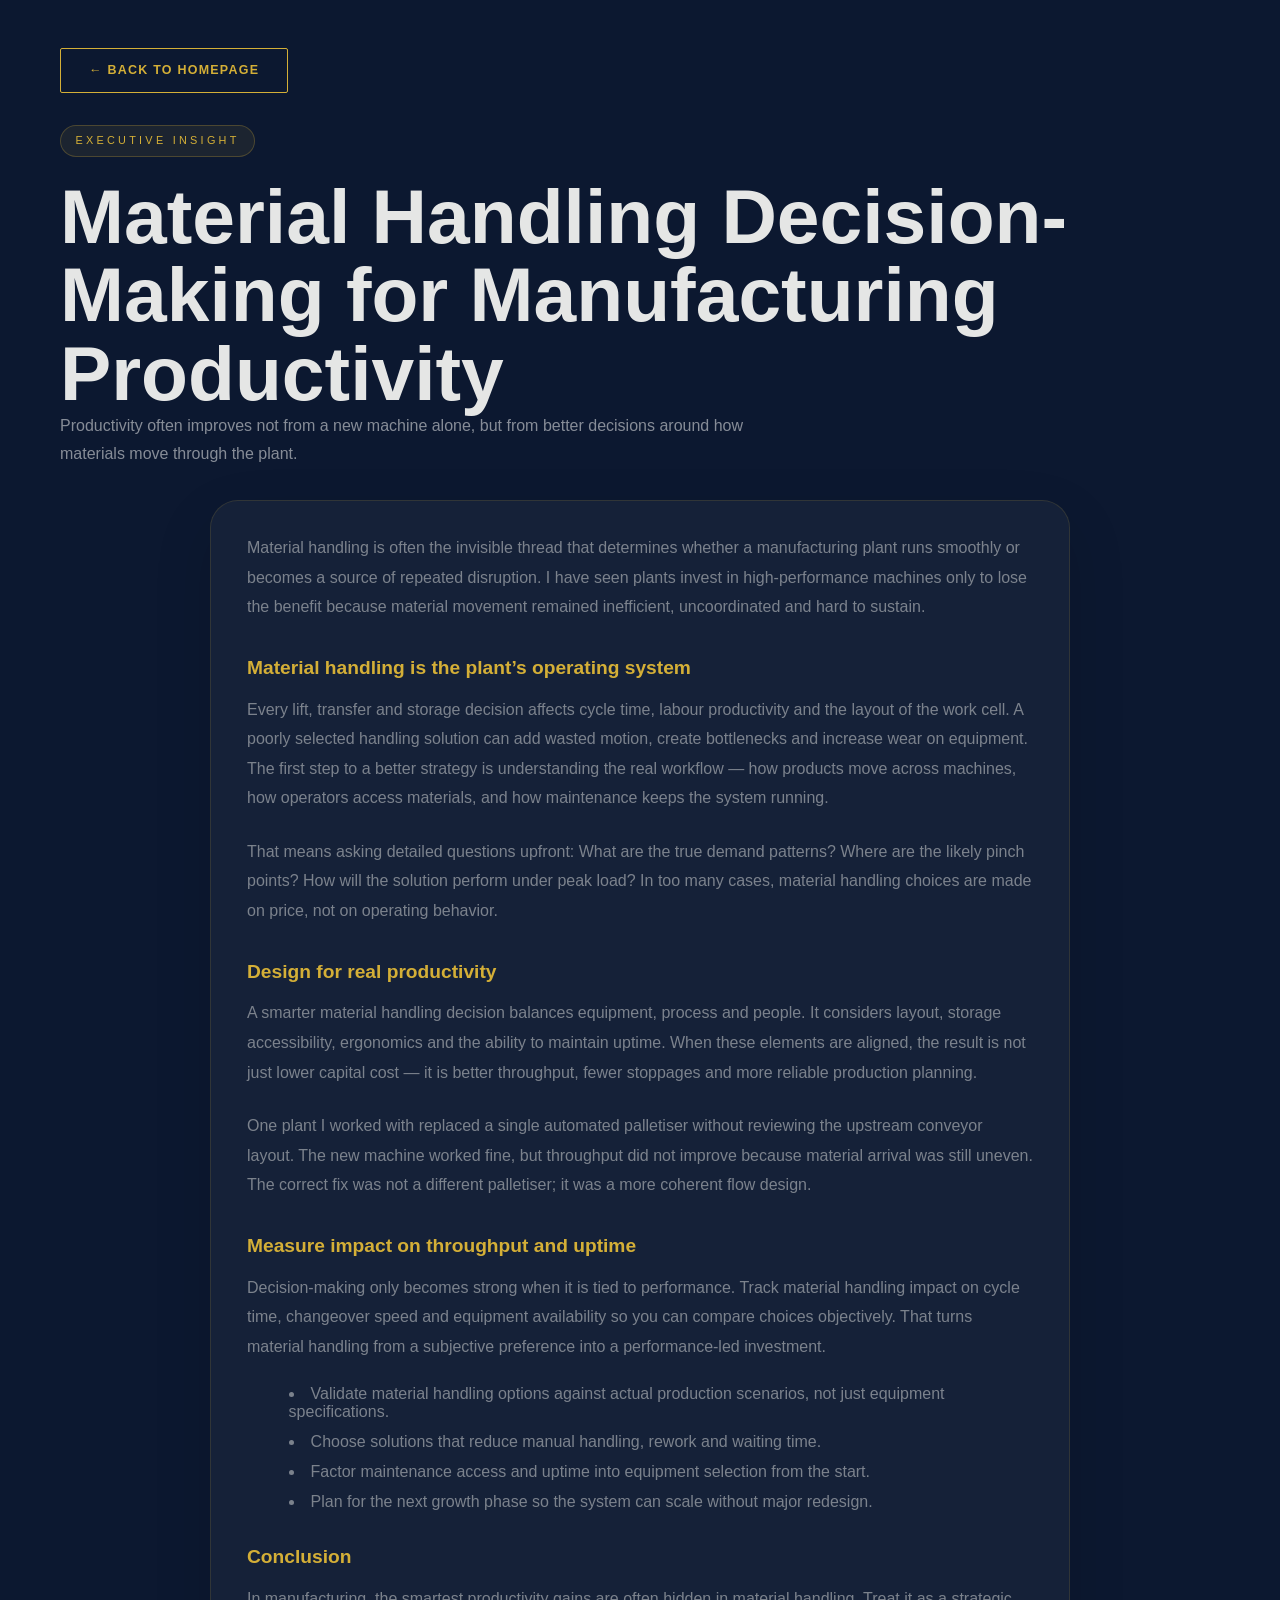
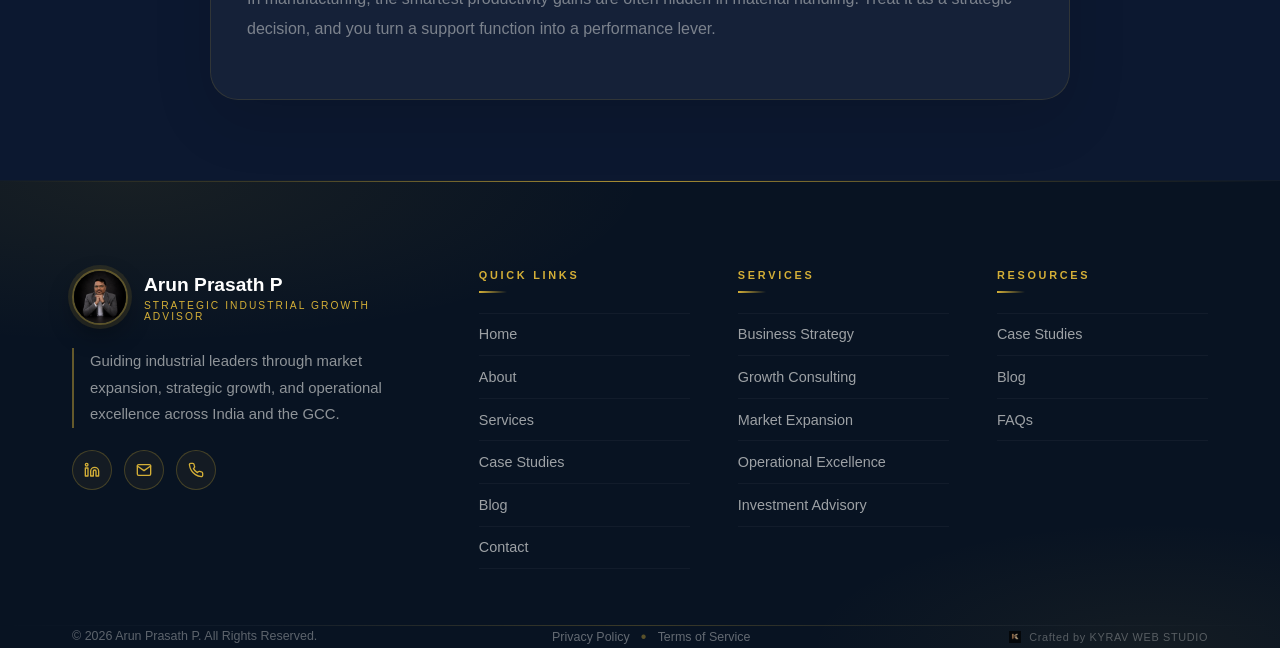
<file: insights/material-handling-decision-making-for-manufacturing-productivity.html>
<!DOCTYPE html>
<html lang="en">
<head>
  <meta charset="UTF-8" />
  <meta name="viewport" content="width=device-width, initial-scale=1.0" />
  <title>Material Handling Decision-Making for Manufacturing Productivity | Arun Prasath P</title>
  <meta name="description" content="Understand how smarter material handling decisions improve manufacturing productivity, plant efficiency and growth outcomes for industrial leaders." />
  <meta name="keywords" content="industrial growth advisor, strategy growth advisor, CEO industrial advisor, founder industrial advisor, industrial consulting India, industrial consulting GCC, crane consultant India, material handling consultant, GCC market expansion advisor, India market entry advisor, business development consultant industrial, plant growth advisor, executive industrial advisor, heavy industry strategy consultant, manufacturing growth advisor, industrial operations advisor, strategic advisory for CEOs, B2B industrial consulting, supply chain strategy advisor, plant expansion advisor, industrial performance consultant, industrial advisory services, industrial client advisor, industrial advisor for founders, industrial strategy advisor GCC, industrial strategy advisor India, industrial executive advisor, industrial market growth consultant, industrial delivery advisor, industrial advisory firm, industrial project advisor, industrial business advisor, industrial growth consultant, crane safety advisor, material handling strategy advisor, industrial operations consultant, industrial expansion consultant, GCC industrial consultant, India industrial growth consultant, industrial advisory for CEOs, industrial advisory for founders, industrial growth strategy consultant, industrial market expansion consultant, industrial consulting services India, industrial consulting services GCC, industrial business strategy advisor, industrial transformation advisor, industrial optimization consultant, industrial leadership advisor, industrial growth advisor India, industrial growth advisor GCC, industrial growth advisor India GCC, industrial growth advisor for CEOs, strategy growth advisor India, strategy growth advisor GCC, strategy growth advisor India GCC, strategy growth advisor for CEOs, CEO industrial advisor India, CEO industrial advisor GCC, CEO industrial advisor India GCC, CEO industrial advisor for CEOs, founder industrial advisor India, founder industrial advisor GCC, founder industrial advisor India GCC, founder industrial advisor for CEOs, industrial consulting India India, industrial consulting India GCC, industrial consulting India India GCC, industrial consulting India for CEOs, industrial consulting GCC India, industrial consulting GCC GCC, industrial consulting GCC India GCC, industrial consulting GCC for CEOs, crane consultant India India, crane consultant India GCC, crane consultant India India GCC, crane consultant India for CEOs, material handling consultant India, material handling consultant GCC, material handling consultant India GCC, material handling consultant for CEOs, GCC market expansion advisor India, GCC market expansion advisor GCC, GCC market expansion advisor India GCC, GCC market expansion advisor for CEOs, India market entry advisor India, India market entry advisor GCC, India market entry advisor India GCC, India market entry advisor for CEOs, business development consultant industrial India, business development consultant industrial GCC, business development consultant industrial India GCC, business development consultant industrial for CEOs, plant growth advisor India, plant growth advisor GCC, plant growth advisor India GCC, plant growth advisor for CEOs, executive industrial advisor India, executive industrial advisor GCC, executive industrial advisor India GCC, executive industrial advisor for CEOs, heavy industry strategy consultant India, heavy industry strategy consultant GCC, heavy industry strategy consultant India GCC, heavy industry strategy consultant for CEOs, manufacturing growth advisor India, manufacturing growth advisor GCC, manufacturing growth advisor India GCC, manufacturing growth advisor for CEOs, industrial operations advisor India, industrial operations advisor GCC, industrial operations advisor India GCC, industrial operations advisor for CEOs, strategic advisory for CEOs India, strategic advisory for CEOs GCC, strategic advisory for CEOs India GCC, strategic advisory for CEOs for CEOs, B2B industrial consulting India, B2B industrial consulting GCC, B2B industrial consulting India GCC, B2B industrial consulting for CEOs, supply chain strategy advisor India, supply chain strategy advisor GCC, supply chain strategy advisor India GCC, supply chain strategy advisor for CEOs, plant expansion advisor India, plant expansion advisor GCC, plant expansion advisor India GCC, plant expansion advisor for CEOs, industrial performance consultant India, industrial performance consultant GCC, industrial performance consultant India GCC, industrial performance consultant for CEOs, industrial advisory services India, industrial advisory services GCC, industrial advisory services India GCC, industrial advisory services for CEOs, industrial client advisor India, industrial client advisor GCC, industrial client advisor India GCC, industrial client advisor for CEOs, industrial advisor for founders India, industrial advisor for founders GCC, industrial advisor for founders India GCC, industrial advisor for founders for CEOs, industrial strategy advisor GCC India, industrial strategy advisor GCC GCC, industrial strategy advisor GCC India GCC, industrial strategy advisor GCC for CEOs, industrial strategy advisor India India, industrial strategy advisor India GCC, industrial strategy advisor India India GCC, industrial strategy advisor India for CEOs, industrial executive advisor India, industrial executive advisor GCC, industrial executive advisor India GCC, industrial executive advisor for CEOs, industrial market growth consultant India, industrial market growth consultant GCC, industrial market growth consultant India GCC, industrial market growth consultant for CEOs, industrial delivery advisor India, industrial delivery advisor GCC, industrial delivery advisor India GCC, industrial delivery advisor for CEOs, industrial advisory firm India, industrial advisory firm GCC, industrial advisory firm India GCC, industrial advisory firm for CEOs, industrial project advisor India, industrial project advisor GCC, industrial project advisor India GCC, industrial project advisor for CEOs, industrial business advisor India, industrial business advisor GCC, industrial business advisor India GCC, industrial business advisor for CEOs, industrial growth consultant India, industrial growth consultant GCC, industrial growth consultant India GCC, industrial growth consultant for CEOs, crane safety advisor India, crane safety advisor GCC, crane safety advisor India GCC, crane safety advisor for CEOs, material handling strategy advisor India, material handling strategy advisor GCC, material handling strategy advisor India GCC, material handling strategy advisor for CEOs, industrial operations consultant India, industrial operations consultant GCC, industrial operations consultant India GCC, industrial operations consultant for CEOs, industrial expansion consultant India, industrial expansion consultant GCC, industrial expansion consultant India GCC, industrial expansion consultant for CEOs, GCC industrial consultant India, GCC industrial consultant GCC, GCC industrial consultant India GCC, GCC industrial consultant for CEOs, India industrial growth consultant India, India industrial growth consultant GCC, India industrial growth consultant India GCC, India industrial growth consultant for CEOs, industrial advisory for CEOs India, industrial advisory for CEOs GCC, industrial advisory for CEOs India GCC, industrial advisory for CEOs for CEOs, industrial advisory for founders India, industrial advisory for founders GCC, industrial advisory for founders India GCC, industrial advisory for founders for CEOs, industrial growth strategy consultant India, industrial growth strategy consultant GCC, industrial growth strategy consultant India GCC, industrial growth strategy consultant for CEOs, industrial market expansion consultant India, industrial market expansion consultant GCC, industrial market expansion consultant India GCC, industrial market expansion consultant for CEOs, industrial consulting services India India, industrial consulting services India GCC, industrial consulting services India India GCC, industrial consulting services India for CEOs, industrial consulting services GCC India, industrial consulting services GCC GCC, industrial consulting services GCC India GCC, industrial consulting services GCC for CEOs, industrial business strategy advisor India, industrial business strategy advisor GCC, industrial business strategy advisor India GCC, industrial business strategy advisor for CEOs, industrial transformation advisor India, industrial transformation advisor GCC, industrial transformation advisor India GCC, industrial transformation advisor for CEOs, industrial optimization consultant India, industrial optimization consultant GCC, industrial optimization consultant India GCC, industrial optimization consultant for CEOs, industrial leadership advisor India, industrial leadership advisor GCC, industrial leadership advisor India GCC, industrial leadership advisor for CEOs, industrial growth advisor for founders, industrial growth advisor for executives, industrial growth advisor for industrial leaders, strategy growth advisor for founders, strategy growth advisor for executives, strategy growth advisor for industrial leaders, CEO industrial advisor for founders, CEO industrial advisor for executives, CEO industrial advisor for industrial leaders, founder industrial advisor for founders, founder industrial advisor for executives, founder industrial advisor for industrial leaders, industrial consulting India for founders, industrial consulting India for executives, industrial consulting India for industrial leaders, industrial consulting GCC for founders, industrial consulting GCC for executives, industrial consulting GCC for industrial leaders, crane consultant India for founders, crane consultant India for executives, crane consultant India for industrial leaders, material handling consultant for founders, material handling consultant for executives, material handling consultant for industrial leaders, GCC market expansion advisor for founders, GCC market expansion advisor for executives, GCC market expansion advisor for industrial leaders, India market entry advisor for founders, India market entry advisor for executives, India market entry advisor for industrial leaders, business development consultant industrial for founders, business development consultant industrial for executives, business development consultant industrial for industrial leaders, plant growth advisor for founders, plant growth advisor for executives, plant growth advisor for industrial leaders, executive industrial advisor for founders, executive industrial advisor for executives, executive industrial advisor for industrial leaders, heavy industry strategy consultant for founders, heavy industry strategy consultant for executives, heavy industry strategy consultant for industrial leaders, manufacturing growth advisor for founders, manufacturing growth advisor for executives, manufacturing growth advisor for industrial leaders, industrial operations advisor for founders, industrial operations advisor for executives, industrial operations advisor for industrial leaders, strategic advisory for CEOs for founders, strategic advisory for CEOs for executives, strategic advisory for CEOs for industrial leaders, B2B industrial consulting for founders, B2B industrial consulting for executives, B2B industrial consulting for industrial leaders, supply chain strategy advisor for founders, supply chain strategy advisor for executives, supply chain strategy advisor for industrial leaders, plant expansion advisor for founders, plant expansion advisor for executives, plant expansion advisor for industrial leaders, industrial performance consultant for founders, industrial performance consultant for executives, industrial performance consultant for industrial leaders, industrial advisory services for founders, industrial advisory services for executives, industrial advisory services for industrial leaders, industrial client advisor for founders, industrial client advisor for executives, industrial client advisor for industrial leaders, industrial advisor for founders for founders, industrial advisor for founders for executives, industrial advisor for founders for industrial leaders, industrial strategy advisor GCC for founders, industrial strategy advisor GCC for executives, industrial strategy advisor GCC for industrial leaders, industrial risk advisor, industrial capability advisor, industrial planning consultant, industrial operations strategy, industrial delivery strategy, industrial performance improvement, industrial growth plan, industrial revenue growth advisor, industrial growth planning consultant, industrial expansion advisor India, industrial expansion advisor GCC, industrial execution consultant, industrial execution advisor, industrial capability growth advisor, industrial market strategy advisor, industrial commercial advisor, industrial project delivery consultant, industrial transformation consultant, industrial supply chain advisor, industrial procurement advisor, industrial asset performance advisor, industrial capacity advisor, industrial productivity consultant, industrial efficiency advisor, industrial strategy 1, industrial advisor 1, industrial consultant 1, industrial consulting 1, industrial advisor India 1, industrial advisor GCC 1, industrial consultant India 1, industrial consultant GCC 1, industrial strategy India 1, industrial strategy GCC 1, crane strategy 2, crane advisor 2, crane consultant 2, crane consulting 2, crane advisor India 2, crane advisor GCC 2, crane consultant India 2, crane consultant GCC 2, crane strategy India 2, crane strategy GCC 2, material handling strategy 3, material handling advisor 3, material handling consultant 3, material handling consulting 3, material handling advisor India 3, material handling advisor GCC 3, material handling consultant India 3, material handling consultant GCC 3, material handling strategy India 3, material handling strategy GCC 3, manufacturing strategy 4, manufacturing advisor 4, manufacturing consultant 4, manufacturing consulting 4, manufacturing advisor India 4, manufacturing advisor GCC 4, manufacturing consultant India 4, manufacturing consultant GCC 4, manufacturing strategy India 4, manufacturing strategy GCC 4, supply chain strategy 5, supply chain advisor 5, supply chain consultant 5, supply chain consulting 5, supply chain advisor India 5, supply chain advisor GCC 5, supply chain consultant India 5, supply chain consultant GCC 5, supply chain strategy India 5, supply chain strategy GCC 5, plant strategy 6, plant advisor 6, plant consultant 6, plant consulting 6, plant advisor India 6, plant advisor GCC 6, plant consultant India 6, plant consultant GCC 6, plant strategy India 6, plant strategy GCC 6, operations strategy 7, operations advisor 7, operations consultant 7, operations consulting 7, operations advisor India 7, operations advisor GCC 7, operations consultant India 7, operations consultant GCC 7, operations strategy India 7, operations strategy GCC 7, growth strategy 8, growth advisor 8, growth consultant 8, growth consulting 8, growth advisor India 8, growth advisor GCC 8, growth consultant India 8, growth consultant GCC 8, growth strategy India 8, growth strategy GCC 8, market strategy 9, market advisor 9, market consultant 9, market consulting 9, market advisor India 9, market advisor GCC 9, market consultant India 9, market consultant GCC 9, market strategy India 9, market strategy GCC 9, business strategy 10, business advisor 10, business consultant 10, business consulting 10, business advisor India 10, business advisor GCC 10, business consultant India 10, business consultant GCC 10, business strategy India 10, business strategy GCC 10, advisory strategy 11, advisory advisor 11, advisory consultant 11, advisory consulting 11, advisory advisor India 11, advisory advisor GCC 11, advisory consultant India 11, advisory consultant GCC 11, advisory strategy India 11, advisory strategy GCC 11, industrial strategy 12, industrial advisor 12, industrial consultant 12, industrial consulting 12, industrial advisor India 12, industrial advisor GCC 12, industrial consultant India 12, industrial consultant GCC 12, industrial strategy India 12, industrial strategy GCC 12, crane strategy 13, crane advisor 13, crane consultant 13, crane consulting 13, crane advisor India 13, crane advisor GCC 13, crane consultant India 13, crane consultant GCC 13, crane strategy India 13, crane strategy GCC 13, material handling strategy 14, material handling advisor 14, material handling consultant 14, material handling consulting 14, material handling advisor India 14, material handling advisor GCC 14, material handling consultant India 14, material handling consultant GCC 14, material handling strategy India 14, material handling strategy GCC 14, manufacturing strategy 15, manufacturing advisor 15, manufacturing consultant 15, manufacturing consulting 15, manufacturing advisor India 15, manufacturing advisor GCC 15, manufacturing consultant India 15, manufacturing consultant GCC 15, manufacturing strategy India 15, manufacturing strategy GCC 15, supply chain strategy 16, supply chain advisor 16, supply chain consultant 16, supply chain consulting 16, supply chain advisor India 16, supply chain advisor GCC 16, supply chain consultant India 16, supply chain consultant GCC 16, supply chain strategy India 16, supply chain strategy GCC 16, plant strategy 17, plant advisor 17, plant consultant 17, plant consulting 17, plant advisor India 17, plant advisor GCC 17, plant consultant India 17, plant consultant GCC 17, plant strategy India 17, plant strategy GCC 17, operations strategy 18, operations advisor 18, operations consultant 18, operations consulting 18, operations advisor India 18, operations advisor GCC 18, operations consultant India 18, operations consultant GCC 18, operations strategy India 18, operations strategy GCC 18, growth strategy 19, growth advisor 19, growth consultant 19, growth consulting 19, growth advisor India 19, growth advisor GCC 19, growth consultant India 19, growth consultant GCC 19, growth strategy India 19, growth strategy GCC 19, market strategy 20, market advisor 20, market consultant 20, market consulting 20, market advisor India 20, market advisor GCC 20, market consultant India 20, market consultant GCC 20, market strategy India 20, market strategy GCC 20, business strategy 21, business advisor 21, business consultant 21, business consulting 21, business advisor India 21, business advisor GCC 21, business consultant India 21, business consultant GCC 21, business strategy India 21, business strategy GCC 21, advisory strategy 22, advisory advisor 22, advisory consultant 22, advisory consulting 22, advisory advisor India 22, advisory advisor GCC 22, advisory consultant India 22, advisory consultant GCC 22, advisory strategy India 22, advisory strategy GCC 22, industrial strategy 23, industrial advisor 23, industrial consultant 23, industrial consulting 23, industrial advisor India 23, industrial advisor GCC 23, industrial consultant India 23, industrial consultant GCC 23, industrial strategy India 23, industrial strategy GCC 23, crane strategy 24, crane advisor 24, crane consultant 24, crane consulting 24, crane advisor India 24, crane advisor GCC 24, crane consultant India 24, crane consultant GCC 24, crane strategy India 24, crane strategy GCC 24, material handling strategy 25, material handling advisor 25, material handling consultant 25, material handling consulting 25, material handling advisor India 25, material handling advisor GCC 25, material handling consultant India 25, material handling consultant GCC 25, material handling strategy India 25, material handling strategy GCC 25, manufacturing strategy 26, manufacturing advisor 26, manufacturing consultant 26, manufacturing consulting 26, manufacturing advisor India 26, manufacturing advisor GCC 26, manufacturing consultant India 26, manufacturing consultant GCC 26, manufacturing strategy India 26, manufacturing strategy GCC 26, supply chain strategy 27, supply chain advisor 27, supply chain consultant 27, supply chain consulting 27, supply chain advisor India 27, supply chain advisor GCC 27, supply chain consultant India 27, supply chain consultant GCC 27, supply chain strategy India 27, supply chain strategy GCC 27, plant strategy 28, plant advisor 28, plant consultant 28, plant consulting 28, plant advisor India 28, plant advisor GCC 28, plant consultant India 28, plant consultant GCC 28, plant strategy India 28, plant strategy GCC 28, operations strategy 29, operations advisor 29, operations consultant 29, operations consulting 29, operations advisor India 29, operations advisor GCC 29, operations consultant India 29, operations consultant GCC 29, operations strategy India 29, operations strategy GCC 29, growth strategy 30, growth advisor 30, growth consultant 30, growth consulting 30, growth advisor India 30, growth advisor GCC 30, growth consultant India 30, growth consultant GCC 30, growth strategy India 30, growth strategy GCC 30, market strategy 31, market advisor 31, market consultant 31, market consulting 31, market advisor India 31, market advisor GCC 31, market consultant India 31, market consultant GCC 31, market strategy India 31, market strategy GCC 31, business strategy 32, business advisor 32, business consultant 32, business consulting 32, business advisor India 32, business advisor GCC 32, business consultant India 32, business consultant GCC 32, business strategy India 32, business strategy GCC 32, advisory strategy 33, advisory advisor 33, advisory consultant 33, advisory consulting 33, advisory advisor India 33, advisory advisor GCC 33, advisory consultant India 33, advisory consultant GCC 33, advisory strategy India 33, advisory strategy GCC 33, industrial strategy 34, industrial advisor 34, industrial consultant 34, industrial consulting 34, industrial advisor India 34, industrial advisor GCC 34, industrial consultant India 34, industrial consultant GCC 34, industrial strategy India 34, industrial strategy GCC 34, crane strategy 35, crane advisor 35, crane consultant 35, crane consulting 35, crane advisor India 35, crane advisor GCC 35, crane consultant India 35, crane consultant GCC 35, crane strategy India 35, crane strategy GCC 35, material handling strategy 36, material handling advisor 36, material handling consultant 36, material handling consulting 36, material handling advisor India 36, material handling advisor GCC 36, material handling consultant India 36, material handling consultant GCC 36, material handling strategy India 36, material handling strategy GCC 36, manufacturing strategy 37, manufacturing advisor 37, manufacturing consultant 37, manufacturing consulting 37, manufacturing advisor India 37, manufacturing advisor GCC 37, manufacturing consultant India 37, manufacturing consultant GCC 37, manufacturing strategy India 37, manufacturing strategy GCC 37, supply chain strategy 38, supply chain advisor 38, supply chain consultant 38, supply chain consulting 38, supply chain advisor India 38, supply chain advisor GCC 38, supply chain consultant India 38, supply chain consultant GCC 38, supply chain strategy India 38, supply chain strategy GCC 38, plant strategy 39, plant advisor 39, plant consultant 39, plant consulting 39, plant advisor India 39, plant advisor GCC 39, plant consultant India 39, plant consultant GCC 39, plant strategy India 39, plant strategy GCC 39, operations strategy 40, operations advisor 40, operations consultant 40, operations consulting 40, operations advisor India 40, operations advisor GCC 40, operations consultant India 40, operations consultant GCC 40, operations strategy India 40, operations strategy GCC 40, growth strategy 41, growth advisor 41, growth consultant 41, growth consulting 41, growth advisor India 41, growth advisor GCC 41, growth consultant India 41, growth consultant GCC 41, growth strategy India 41, growth strategy GCC 41, market strategy 42, market advisor 42, market consultant 42, market consulting 42, market advisor India 42, market advisor GCC 42, market consultant India 42, market consultant GCC 42, market strategy India 42, market strategy GCC 42, business strategy 43, business advisor 43, business consultant 43, business consulting 43, business advisor India 43, business advisor GCC 43, business consultant India 43, business consultant GCC 43, business strategy India 43, business strategy GCC 43, advisory strategy 44, advisory advisor 44, advisory consultant 44, advisory consulting 44, advisory advisor India 44, advisory advisor GCC 44, advisory consultant India 44, advisory consultant GCC 44, advisory strategy India 44, advisory strategy GCC 44, industrial strategy 45, industrial advisor 45, industrial consultant 45, industrial consulting 45, industrial advisor India 45, industrial advisor GCC 45, industrial consultant India 45, industrial consultant GCC 45, industrial strategy India 45, industrial strategy GCC 45, crane strategy 46, crane advisor 46, crane consultant 46, crane consulting 46, crane advisor India 46, crane advisor GCC 46, crane consultant India 46, crane consultant GCC 46, crane strategy India 46, crane strategy GCC 46, material handling strategy 47, material handling advisor 47, material handling consultant 47, material handling consulting 47, material handling advisor India 47, material handling advisor GCC 47, material handling consultant India 47, material handling consultant GCC 47, material handling strategy India 47, material handling strategy GCC 47, manufacturing strategy 48, manufacturing advisor 48, manufacturing consultant 48, manufacturing consulting 48, manufacturing advisor India 48, manufacturing advisor GCC 48, manufacturing consultant India 48, manufacturing consultant GCC 48, manufacturing strategy India 48, manufacturing strategy GCC 48, supply chain strategy 49, supply chain advisor 49, supply chain consultant 49, supply chain consulting 49, supply chain advisor India 49, supply chain advisor GCC 49, supply chain consultant India 49, supply chain consultant GCC 49, supply chain strategy India 49, supply chain strategy GCC 49, plant strategy 50, plant advisor 50, plant consultant 50, plant consulting 50, plant advisor India 50, plant advisor GCC 50, plant consultant India 50, plant consultant GCC 50, plant strategy India 50, plant strategy GCC 50, operations strategy 51, operations advisor 51, operations consultant 51, operations consulting 51, operations advisor India 51, operations advisor GCC 51, operations consultant India 51, operations consultant GCC 51, operations strategy India 51, operations strategy GCC 51, growth strategy 52, growth advisor 52, growth consultant 52, growth consulting 52, growth advisor India 52, growth advisor GCC 52, growth consultant India 52, growth consultant GCC 52, growth strategy India 52, growth strategy GCC 52, market strategy 53, market advisor 53, market consultant 53, market consulting 53, market advisor India 53, market advisor GCC 53, market consultant India 53, market consultant GCC 53, market strategy India 53, market strategy GCC 53, business strategy 54, business advisor 54, business consultant 54, business consulting 54, business advisor India 54, business advisor GCC 54, business consultant India 54, business consultant GCC 54, business strategy India 54, business strategy GCC 54, advisory strategy 55, advisory advisor 55, advisory consultant 55, advisory consulting 55, advisory advisor India 55, advisory advisor GCC 55, advisory consultant India 55, advisory consultant GCC 55, advisory strategy India 55, advisory strategy GCC 55, industrial strategy 56, industrial advisor 56, industrial consultant 56, industrial consulting 56, industrial advisor India 56, industrial advisor GCC 56, industrial consultant India 56, industrial consultant GCC 56, industrial strategy India 56, industrial strategy GCC 56, crane strategy 57, crane advisor 57, crane consultant 57, crane consulting 57, crane advisor India 57, crane advisor GCC 57, crane consultant India 57, crane consultant GCC 57, crane strategy India 57, crane strategy GCC 57, material handling strategy 58, material handling advisor 58, material handling consultant 58, material handling consulting 58, material handling advisor India 58, material handling advisor GCC 58, material handling consultant India 58, material handling consultant GCC 58, material handling strategy India 58, material handling strategy GCC 58, manufacturing strategy 59, manufacturing advisor 59, manufacturing consultant 59, manufacturing consulting 59, manufacturing advisor India 59, manufacturing advisor GCC 59, manufacturing consultant India 59, manufacturing consultant GCC 59, manufacturing strategy India 59, manufacturing strategy GCC 59, supply chain strategy 60, supply chain advisor 60, supply chain consultant 60, supply chain consulting 60, supply chain advisor India 60, supply chain advisor GCC 60, supply chain consultant India 60, supply chain consultant GCC 60, supply chain strategy India 60, supply chain strategy GCC 60, plant strategy 61, plant advisor 61, plant consultant 61, plant consulting 61, plant advisor India 61, plant advisor GCC 61, plant consultant India 61, plant consultant GCC 61, plant strategy India 61, plant strategy GCC 61, operations strategy 62, operations advisor 62, operations consultant 62, operations consulting 62, operations advisor India 62, operations advisor GCC 62, operations consultant India 62, operations consultant GCC 62, operations strategy India 62, operations strategy GCC 62, growth strategy 63, growth advisor 63, growth consultant 63, growth consulting 63, growth advisor India 63, growth advisor GCC 63, growth consultant India 63, growth consultant GCC 63, growth strategy India 63, growth strategy GCC 63, market strategy 64, market advisor 64, market consultant 64, market consulting 64, market advisor India 64, market advisor GCC 64, market consultant India 64, market consultant GCC 64, market strategy India 64, market strategy GCC 64, business strategy 65, business advisor 65, business consultant 65, business consulting 65, business advisor India 65, business advisor GCC 65, business consultant India 65, business consultant GCC 65, business strategy India 65, business strategy GCC 65, advisory strategy 66, advisory advisor 66, advisory consultant 66, advisory consulting 66, advisory advisor India 66, advisory advisor GCC 66" />
  <link rel="canonical" href="https://arunprasathp.in/insights/material-handling-decision-making-for-manufacturing-productivity.html" />
  <link rel="stylesheet" href="../assets/css/main.css" />
  <link rel="stylesheet" href="../assets/css/typography.css" />
  <link rel="stylesheet" href="../assets/css/components.css" />
  <link rel="stylesheet" href="../assets/css/sections.css" />
  <link rel="stylesheet" href="../assets/css/responsive.css" />
  <link rel="icon" type="image/png" sizes="16x16" href="../assets/images/favicon-16.png" />
  <link rel="icon" type="image/png" sizes="32x32" href="../assets/images/favicon-32.png" />
  <link rel="icon" type="image/png" sizes="48x48" href="../assets/images/favicon-48.png" />
  <link rel="apple-touch-icon" sizes="180x180" href="../assets/images/favicon-48.png" />
  <script type="application/ld+json">
  {
    "@context": "https://schema.org",
    "@type": "BreadcrumbList",
    "itemListElement": [
      { "@type": "ListItem", "position": 1, "name": "Home", "item": "https://arunprasathp.in/" },
      { "@type": "ListItem", "position": 2, "name": "Insights", "item": "https://arunprasathp.in/" },
      { "@type": "ListItem", "position": 3, "name": "Material Handling Decision-Making for Manufacturing Productivity", "item": "https://arunprasathp.in/insights/material-handling-decision-making-for-manufacturing-productivity.html" }
    ]
  }
  </script>
</head>
<body>
  <main class="container" style="padding: 3rem 1.25rem 5rem;">
    <a href="../index.html" class="button button-secondary" style="margin-bottom: 2rem;">← Back to homepage</a>
    <header style="margin-bottom: 2rem;">
      <p class="section-eyebrow">Executive Insight</p>
      <h1>Material Handling Decision-Making for Manufacturing Productivity</h1>
      <p class="section-intro">Productivity often improves not from a new machine alone, but from better decisions around how materials move through the plant.</p>
    </header>
    <article class="insight-article">
      <p>Material handling is often the invisible thread that determines whether a manufacturing plant runs smoothly or becomes a source of repeated disruption. I have seen plants invest in high-performance machines only to lose the benefit because material movement remained inefficient, uncoordinated and hard to sustain.</p>
      <h2>Material handling is the plant’s operating system</h2>
      <p>Every lift, transfer and storage decision affects cycle time, labour productivity and the layout of the work cell. A poorly selected handling solution can add wasted motion, create bottlenecks and increase wear on equipment. The first step to a better strategy is understanding the real workflow — how products move across machines, how operators access materials, and how maintenance keeps the system running.</p>
      <p>That means asking detailed questions upfront: What are the true demand patterns? Where are the likely pinch points? How will the solution perform under peak load? In too many cases, material handling choices are made on price, not on operating behavior.</p>
      <h2>Design for real productivity</h2>
      <p>A smarter material handling decision balances equipment, process and people. It considers layout, storage accessibility, ergonomics and the ability to maintain uptime. When these elements are aligned, the result is not just lower capital cost — it is better throughput, fewer stoppages and more reliable production planning.</p>
      <p>One plant I worked with replaced a single automated palletiser without reviewing the upstream conveyor layout. The new machine worked fine, but throughput did not improve because material arrival was still uneven. The correct fix was not a different palletiser; it was a more coherent flow design.</p>
      <h2>Measure impact on throughput and uptime</h2>
      <p>Decision-making only becomes strong when it is tied to performance. Track material handling impact on cycle time, changeover speed and equipment availability so you can compare choices objectively. That turns material handling from a subjective preference into a performance-led investment.</p>
      <ul>
        <li>Validate material handling options against actual production scenarios, not just equipment specifications.</li>
        <li>Choose solutions that reduce manual handling, rework and waiting time.</li>
        <li>Factor maintenance access and uptime into equipment selection from the start.</li>
        <li>Plan for the next growth phase so the system can scale without major redesign.</li>
      </ul>
      <h2>Conclusion</h2>
      <p>In manufacturing, the smartest productivity gains are often hidden in material handling. Treat it as a strategic decision, and you turn a support function into a performance lever.</p>
    </article>
  </main>

  <footer class="site-footer" role="contentinfo">
    <div class="footer-glow" aria-hidden="true"></div>

    <div class="footer-inner">
      <div class="container footer-body">
        <div class="footer-brand-col">
          <a href="../index.html#top" class="footer-brand-mark" aria-label="Back to top of page">
            <div class="footer-avatar">
              <img src="../assets/images/ap-headshot.png" alt="Arun Prasath P" width="56" height="56" loading="lazy" />
            </div>
            <div class="footer-brand-text">
              <span class="footer-brand-name">Arun Prasath P</span>
              <span class="footer-brand-role">Strategic Industrial Growth Advisor</span>
            </div>
          </a>

          <p class="footer-tagline">
            Guiding industrial leaders through market expansion, strategic growth, and operational excellence across India and the GCC.
          </p>

          <div class="footer-social">
            <a href="https://www.linkedin.com/in/arun-prasath-p-pap-3214b1165/" target="_blank" rel="noopener" class="footer-social-btn" aria-label="Connect on LinkedIn">
              <svg viewBox="0 0 24 24" fill="none" stroke="currentColor" stroke-width="2" stroke-linecap="round" stroke-linejoin="round" aria-hidden="true">
                <path d="M16 8a6 6 0 0 1 6 6v7h-4v-7a2 2 0 0 0-2-2 2 2 0 0 0-2 2v7h-4v-7a6 6 0 0 1 6-6z" />
                <rect x="2" y="9" width="4" height="12" />
                <circle cx="4" cy="4" r="2" />
              </svg>
            </a>
            <a href="mailto:arun.papiis@gmail.com" class="footer-social-btn" aria-label="Send Email">
              <svg viewBox="0 0 24 24" fill="none" stroke="currentColor" stroke-width="2" stroke-linecap="round" stroke-linejoin="round" aria-hidden="true">
                <path d="M4 4h16c1.1 0 2 .9 2 2v12c0 1.1-.9 2-2 2H4c-1.1 0-2-.9-2-2V6c0-1.1.9-2 2-2z" />
                <polyline points="22,6 12,13 2,6" />
              </svg>
            </a>
            <a href="tel:+919894400663" class="footer-social-btn" aria-label="Call Phone">
              <svg viewBox="0 0 24 24" fill="none" stroke="currentColor" stroke-width="2" stroke-linecap="round" stroke-linejoin="round" aria-hidden="true">
                <path d="M22 16.92v3a2 2 0 0 1-2.18 2 19.79 19.79 0 0 1-8.63-3.07 19.5 19.5 0 0 1-6-6 19.79 19.79 0 0 1-3.07-8.67A2 2 0 0 1 4.11 2h3a2 2 0 0 1 2 1.72 12.84 12.84 0 0 0 .7 2.81 2 2 0 0 1-.45 2.11L8.09 9.91a16 16 0 0 0 6 6l1.27-1.27a2 2 0 0 1 2.11-.45 12.84 12.84 0 0 0 2.81.7A2 2 0 0 1 22 16.92z" />
              </svg>
            </a>
          </div>
        </div>

        <div class="footer-nav-col">
          <h4 class="footer-col-heading">Quick Links</h4>
          <ul class="footer-nav-list">
            <li><a href="../index.html#top"><span>Home</span></a></li>
            <li><a href="../index.html#about"><span>About</span></a></li>
            <li><a href="../index.html#services"><span>Services</span></a></li>
            <li><a href="../index.html#case-studies"><span>Case Studies</span></a></li>
            <li><a href="../index.html#insights"><span>Blog</span></a></li>
            <li><a href="../index.html#connect"><span>Contact</span></a></li>
          </ul>
        </div>

        <div class="footer-nav-col">
          <h4 class="footer-col-heading">Services</h4>
          <ul class="footer-nav-list">
            <li><a href="../index.html#services"><span>Business Strategy</span></a></li>
            <li><a href="../index.html#services"><span>Growth Consulting</span></a></li>
            <li><a href="../index.html#services"><span>Market Expansion</span></a></li>
            <li><a href="../index.html#services"><span>Operational Excellence</span></a></li>
            <li><a href="../index.html#services"><span>Investment Advisory</span></a></li>
          </ul>
        </div>

        <div class="footer-nav-col">
          <h4 class="footer-col-heading">Resources</h4>
          <ul class="footer-nav-list">
            <li><a href="../index.html#case-studies"><span>Case Studies</span></a></li>
            <li><a href="../index.html#insights"><span>Blog</span></a></li>
            <li><a href="../index.html#faq"><span>FAQs</span></a></li>
          </ul>
        </div>

      </div>
    </div>

    <div class="footer-rule" aria-hidden="true"></div>

    <div class="container footer-base">
      <p class="footer-copy">&copy; 2026 Arun Prasath P. All Rights Reserved.</p>
      <div class="footer-base-center">
        <a href="../privacy.html" class="footer-legal-link">Privacy Policy</a>
        <span class="footer-dot">•</span>
        <a href="../privacy.html" class="footer-legal-link">Terms of Service</span>
      </div>
      <a href="https://kyrav.in" target="_blank" rel="noopener" class="footer-watermark" aria-label="Visit Kyrav Web Studio website">
        <img src="../assets/images/logo/kyrav-logo.png" alt="KYRAV WEB STUDIO" class="watermark-logo" loading="lazy">
        <span class="watermark-text">Crafted by KYRAV WEB STUDIO</span>
      </a>
    </div>
  </footer>

</body>
</html>
</file>
<file: assets/css/main.css>
:root {
  /* ── Dark Foundations ── */
  --color-ink: #081322;
  --color-ink-mid: #0C1830;
  --color-ink-soft: #14253C;

  /* ── Primary Gold ── */
  --color-accent: #D4AF37;
  --color-accent-light: #E2C56A;
  --color-accent-glow: rgba(212, 175, 55, 0.18);

  /* ── Accent Amber ── */
  --color-gold: #D4AF37;
  --color-gold-light: #E2C56A;
  --color-gold-muted: rgba(212, 175, 55, 0.14);

  /* ── Light Surfaces ── */
  --color-ivory: #F5F3EF;
  --color-paper: #F5F3EF;
  --color-slate-soft: #EAE6DB;
  --color-white: #FFFFFF;

  /* ── Text ── */
  --color-text-dark: #09090B;
  --color-text-muted: rgba(248,248,245,0.65);
  --color-text-soft: rgba(248,248,245,0.45);
  --color-text-light: rgba(248,248,245,0.92);
  --color-text-dimmed: rgba(248,248,245,0.52);

  /* ── Borders ── */
  --color-border-dark: rgba(248,248,245,0.07);
  --color-border-light: rgba(9,9,11,0.09);
  --color-border-accent: rgba(212,175,55,0.26);

  /* ── Fonts ── */
  --font-display: 'Inter', 'Segoe UI', sans-serif;
  --font-body: 'Inter', 'Segoe UI', sans-serif;
  --font-label: 'Inter', 'Segoe UI', sans-serif;

  /* ── Type Scale ── */
  --text-xs: 0.75rem;
  --text-sm: 0.875rem;
  --text-base: 1rem;
  --text-lg: 1.125rem;
  --text-xl: 1.25rem;
  --text-2xl: 1.5rem;
  --text-3xl: 1.875rem;
  --text-4xl: 2.25rem;
  --text-5xl: 3rem;
  --text-hero: clamp(3.5rem, 6vw, 5.5rem);

  /* ── Layout ── */
  --section-padding: 7rem 0;
  --container-width: 1200px;
  --container-padding: 0 2rem;
  --radius-sm: 2px;
  --radius-md: 8px;
  --radius-lg: 16px;

  /* ── Shadows ── */
  --shadow-card: 0 20px 60px rgba(9,9,11,0.28);
  --shadow-hover: 0 12px 40px rgba(212,175,55,0.2);
  --shadow-gold: 0 8px 28px rgba(198,138,43,0.18);

  /* ── Transitions ── */
  --transition-fast: 160ms ease;
  --transition-base: 300ms cubic-bezier(0.4, 0, 0.2, 1);
  --transition-slow: 540ms cubic-bezier(0.4, 0, 0.2, 1);
}


* { box-sizing: border-box; }
html { scroll-behavior: smooth; overflow-x: hidden; }
body {
  margin: 0;
  min-height: 100vh;
  font-family: var(--font-body);
  color: var(--color-text-light);
  background: var(--color-ink-mid);
  overflow-x: hidden;
}
img, svg { max-width: 100%; display: block; }
a { color: inherit; text-decoration: none; }
button, input, textarea { font: inherit; }
button { border: 0; background: none; }

.container {
  width: min(100%, var(--container-width));
  margin: 0 auto;
  padding: var(--container-padding);
}

.section,
.impact-section {
  padding: var(--section-padding);
  background: var(--color-ink);
  position: relative;
  border-bottom: 1px solid rgba(184, 146, 42, 0.25);
}
.impact-section {
  background: linear-gradient(180deg, #070b18 0%, #0c1830 100%);
}

main > .section:nth-of-type(even) {
  background: var(--color-ivory);
  color: var(--color-text-dark);
}

main > .section:nth-of-type(even) h2,
main > .section:nth-of-type(even) h3,
main > .section:nth-of-type(even) p {
  color: var(--color-text-dark);
}

main > .section:nth-of-type(even) p {
  color: #4A4A52; /* darker text for readable paragraph on light */
}

main > .section.why-me-section {
  background: var(--color-ink-mid) !important;
  color: var(--color-text-light) !important;
}

main > .section.why-me-section h2,
main > .section.why-me-section h3,
main > .section.why-me-section p,
main > .section.why-me-section .section-eyebrow {
  color: inherit !important;
}

.dark-section,
.connect-section {
  background: #081322 !important;
  color: var(--color-text-light) !important;
}

.dark-section h2,
.dark-section h3,
.dark-section p,
.connect-section h2,
.connect-section h3,
.connect-section p,
.impact-section h2,
.impact-section h3,
.impact-section p { color: inherit !important; }

/* Ensure dark sections always stay dark — override nth-of-type(even) */
main > .section.dark-section,
main > .section.about-section {
  background: var(--color-ink-mid) !important;
  color: var(--color-text-light) !important;
}
main > .section.dark-section h2,
main > .section.dark-section h3,
main > .section.about-section h2,
main > .section.about-section h3 { color: var(--color-white) !important; }
main > .section.dark-section p,
main > .section.about-section p { color: var(--color-text-dimmed) !important; }
main > .section.dark-section .section-eyebrow,
main > .section.about-section .section-eyebrow { color: var(--color-accent) !important; }

h1,h2,h3,h4,h5,h6 {
  margin: 0;
  font-family: var(--font-display);
  color: inherit;
}
h1 { font-size: var(--text-hero); line-height: 1.02; letter-spacing: 0; }
h2 { font-size: clamp(2rem, 3vw, 3rem); line-height: 1.08; letter-spacing: 0; color: var(--color-text-light); }
h3 { font-size: 1.35rem; line-height: 1.35; }
p { line-height: 1.75; margin: 0 0 1.25rem; color: var(--color-text-dimmed); }
ul { padding-left: 1.25rem; }
li { margin-bottom: 0.75rem; }

.grid-two,
.about-grid,
.contact-wrapper {
  display: grid;
  grid-template-columns: minmax(0, 1fr) minmax(0, 1.2fr);
  gap: 5rem;
  align-items: start;
}

.sr-only {
  position: absolute;
  left: -10000px;
  top: auto;
  width: 1px;
  height: 1px;
  overflow: hidden;
}
</file>
<file: assets/css/typography.css>
:root { font-size: 16px; }
body { font-family: var(--font-body); font-size: var(--text-base); color: var(--color-text-light); }
h1 { font-size: var(--text-hero); line-height: 1.02; letter-spacing: 0; }
h2 { font-size: clamp(2rem, 3vw, 3rem); line-height: 1.08; letter-spacing: 0; }
h3 { font-size: 1.35rem; line-height: 1.35; }
button, input, textarea, select { font-family: var(--font-body); }
input, textarea { width: 100%; border-radius: var(--radius-sm); border: 1px solid var(--color-border-light); padding: 1rem; background: var(--color-ink-mid); color: var(--color-text-light); }
textarea { resize: vertical; }
ul { padding-left: 1.25rem; }
li { margin-bottom: 0.75rem; }
.brand-name { font-family: var(--font-display); font-style: italic; }
</file>
<file: assets/css/components.css>
.card,
.expertise-card,
.service-card,
.insight-card,
.market-grid article,
.testimonial-card,
.identity-card,
.client-grid > div,
.tabs-panel {
  border-radius: var(--radius-md);
  border: 1px solid rgba(255,255,255,0.07);
  background: rgba(20,20,24,0.5);
  backdrop-filter: blur(12px);
  -webkit-backdrop-filter: blur(12px);
  transition: transform var(--transition-base), box-shadow var(--transition-base), border-color var(--transition-base), background var(--transition-base);
  overflow: hidden;
}

.card:hover,
.expertise-card:hover,
.service-card:hover,
.insight-card:hover,
.market-grid article:hover,
.testimonial-card:hover,
.identity-card:hover,
.client-grid > div:hover {
  transform: translateY(-5px);
  box-shadow: var(--shadow-hover);
  border-color: var(--color-border-accent);
}

.btn-primary,
.button-primary {
  display: inline-flex;
  align-items: center;
  justify-content: center;
  gap: 0.5rem;
  background: var(--color-accent);
  color: var(--color-white);
  border: 1px solid var(--color-accent);
  padding: 0.9rem 1.75rem;
  border-radius: 999px;
  font-family: var(--font-label);
  font-size: 0.78rem;
  font-weight: 600;
  letter-spacing: 0.1em;
  text-transform: uppercase;
  cursor: pointer;
  transition: background var(--transition-fast), transform var(--transition-fast), box-shadow var(--transition-fast);
  box-shadow: 0 4px 20px rgba(212,175,55,0.3);
  position: relative;
  overflow: hidden;
}

.btn-primary::after,
.button-primary::after {
  content: '';
  position: absolute;
  top: 0;
  left: -100%;
  width: 100%;
  height: 100%;
  background: linear-gradient(
    90deg,
    rgba(255, 255, 255, 0) 0%,
    rgba(255, 255, 255, 0.25) 50%,
    rgba(255, 255, 255, 0) 100%
  );
  transform: skewX(-25deg);
  transition: none;
}

.btn-primary:hover::after,
.button-primary:hover::after {
  left: 120%;
  transition: left 0.8s ease-in-out;
}

.btn-primary:hover,
.btn-primary:focus-visible,
.button-primary:hover,
.button-primary:focus-visible {
  background: var(--color-accent-light);
  transform: translateY(-2px);
  box-shadow: 0 8px 32px rgba(212,175,55,0.4);
}

.btn-ghost,
.button-secondary {
  display: inline-flex;
  align-items: center;
  justify-content: center;
  background: transparent;
  color: var(--color-accent);
  border: 1px solid var(--color-accent);
  padding: 0.9rem 1.75rem;
  border-radius: var(--radius-sm);
  font-family: var(--font-label);
  font-size: 0.78rem;
  font-weight: 600;
  letter-spacing: 0.1em;
  text-transform: uppercase;
  cursor: pointer;
  transition: border-color var(--transition-fast), color var(--transition-fast), transform var(--transition-fast), background var(--transition-fast);
}

.btn-ghost:hover,
.btn-ghost:focus-visible,
.button-secondary:hover,
.button-secondary:focus-visible {
  border-color: var(--color-gold-light);
  color: var(--color-white);
  background: var(--color-accent);
  transform: translateY(-2px);
}

.site-header {
  position: fixed;
  top: 0;
  left: 0;
  right: 0;
  width: 100%;
  z-index: 1000;
  background: var(--color-ink-mid);
  backdrop-filter: blur(24px) saturate(180%);
  border-bottom: 1px solid var(--color-accent);
  transition: border-color var(--transition-base), background var(--transition-base), box-shadow var(--transition-base);
}
.site-header.scrolled {
  background: rgba(10, 22, 40, 0.96); /* Darker Navy */
  border-bottom-color: var(--color-accent);
  box-shadow: 0 8px 32px rgba(9,9,11,0.08);
}
.site-nav { height: 72px; display: flex; align-items: center; justify-content: space-between; gap: 1.5rem; }
.brand { display: inline-flex; align-items: center; gap: 0.85rem; }
.brand-text { display: flex; flex-direction: column; gap: 0.1rem; }
.brand-name { font-family: var(--font-display); font-style: italic; font-size: 1.1rem; color: var(--color-text-light); letter-spacing: 0.01em; text-transform: none; }
.brand-subtitle { font-family: var(--font-label); font-size: 10px; letter-spacing: 0.12em; text-transform: uppercase; color: var(--color-accent); white-space: nowrap; }
.header-logo-mark {
  position: relative;
  width: 38px;
  height: 38px;
  display: grid;
  place-items: center;
  flex-shrink: 0;
  box-sizing: border-box;
  background: var(--color-ink-mid);
  border: 1px solid rgba(212, 175, 55, 0.9);
  border-radius: 50%;
  box-shadow: 0 8px 24px rgba(0, 0, 0, 0.16);
}
.header-logo-mark img {
  width: 100%;
  height: 100%;
  object-fit: cover;
  display: block;
  border-radius: 50%;
  transition: filter var(--transition-fast), transform var(--transition-fast);
}
.brand:hover .header-logo-mark img {
  filter: drop-shadow(0 0 6px rgba(184, 146, 42, 0.5));
  transform: scale(1.05);
}
.nav-links { display: flex; align-items: center; gap: 1.35rem; }
.nav-links a { font-family: var(--font-label); font-size: 0.75rem; letter-spacing: 0.08em; text-transform: uppercase; color: var(--color-text-light); transition: color var(--transition-fast); }
.nav-links a:hover, .nav-links a:focus-visible { color: var(--color-accent); }
.nav-actions { display: flex; align-items: center; }
.nav-actions .btn-primary { padding: 0.75rem 1rem; white-space: nowrap; }
.mobile-nav-toggle { display: none; width: 44px; height: 44px; position: relative; cursor: pointer; border: 1px solid rgba(255,255,255,0.12); border-radius: var(--radius-sm); background: rgba(255,255,255,0.07); }
.mobile-nav-toggle span:not(.sr-only) { position: absolute; left: 50%; width: 20px; height: 2px; background: var(--color-text-light); transform: translateX(-50%); transition: transform var(--transition-base), opacity var(--transition-base), top var(--transition-base); }
.mobile-nav-toggle span:nth-child(1) { top: 14px; }
.mobile-nav-toggle span:nth-child(2) { top: 21px; }
.mobile-nav-toggle span:nth-child(3) { top: 28px; }
.mobile-nav-toggle[aria-expanded="true"] span:nth-child(1) { top: 21px; transform: translateX(-50%) rotate(45deg); }
.mobile-nav-toggle[aria-expanded="true"] span:nth-child(2) { opacity: 0; }
.mobile-nav-toggle[aria-expanded="true"] span:nth-child(3) { top: 21px; transform: translateX(-50%) rotate(-45deg); }

/* ── Hero Section — Premium Light Layout ── */
.hero-section {
  position: relative;
  min-height: auto;
  display: flex;
  flex-direction: column;
  justify-content: flex-start;
  padding-top: 3rem;
  background:
    radial-gradient(circle at 12% 18%, rgba(212,175,55,0.08), transparent 18%),
    radial-gradient(circle at 88% 15%, rgba(255,255,255,0.05), transparent 16%),
    linear-gradient(180deg, #06080F 0%, #05070E 35%, #060810 62%, #09090B 100%);
  overflow-x: clip;
  overflow-y: visible;
  box-shadow: inset 0 0 120px rgba(0,0,0,0.18);
}
.hero-section::before {
  content: '';
  position: absolute;
  inset: 0;
  background:
    radial-gradient(circle at 20% 20%, rgba(212,175,55,0.06), transparent 18%),
    radial-gradient(circle at 82% 18%, rgba(255,255,255,0.04), transparent 14%),
    repeating-radial-gradient(circle at 30% 30%, rgba(212,175,55,0.04), rgba(212,175,55,0.04) 1px, transparent 3px, transparent 6px),
    linear-gradient(180deg, rgba(255,255,255,0.02), transparent 40%);
  opacity: 0.6;
  pointer-events: none;
  z-index: 0;
}
.hero-section::after {
  content: '';
  position: absolute;
  inset: 0;
  background:
    linear-gradient(135deg, transparent 40%, rgba(212,175,55,0.08) 50%, rgba(212,175,55,0.04) 52%, transparent 54%),
    radial-gradient(circle at 12% 90%, rgba(212,175,55,0.10), transparent 20%),
    radial-gradient(circle at 38% 64%, rgba(255,255,255,0.06), transparent 16%),
    radial-gradient(circle at 78% 18%, rgba(255,255,255,0.05), transparent 12%);
  pointer-events: none;
  z-index: 0;
  mix-blend-mode: screen;
}
/* Desktop hero overrides are handled in responsive.css */
.hero-background {
  position: absolute;
  inset: 0;
  background:
    linear-gradient(180deg, rgba(4, 6, 13, 0.95), rgba(8, 10, 18, 0.45)),
    radial-gradient(circle at 20% 20%, rgba(212,175,55,0.16), transparent 22%),
    url("../images/bg-mobile.png") center/cover no-repeat;
  background-blend-mode: overlay, screen, normal;
  opacity: 1;
  pointer-events: none;
  z-index: 0;
}
.hero-grid {
  display: flex;
  flex-direction: column;
  align-items: stretch;
  gap: 2rem;
  min-height: auto;
  padding-block: 1.5rem 2.5rem;
  position: relative;
  z-index: 1;
  width: 100%;
}
.hero-copy {
  display: flex;
  flex-direction: column;
  justify-content: center;
  align-items: flex-start;
  text-align: left;
  min-width: 0;
  width: 100%;
  max-width: 100%;
  overflow-wrap: break-word;
}
.hero-descriptor,
.hero-copy .eyebrow {
  display: inline-flex;
  align-items: center;
  gap: 8px;
  font-family: var(--font-label);
  font-size: 0.72rem;
  letter-spacing: 0.28em;
  text-transform: uppercase;
  color: var(--color-accent);
  margin-bottom: 1.25rem;
  font-weight: 600;
  padding: 0.4rem 1rem 0.4rem 0;
  border: 1px solid rgba(212,175,55,0.22);
  border-radius: 999px;
  background: rgba(212,175,55,0.07);
}
.hero-descriptor::before,
.hero-copy .eyebrow::before {
  content: '';
  width: 8px;
  height: 8px;
  border-radius: 50%;
  background: linear-gradient(135deg, var(--color-accent), var(--color-gold));
  flex-shrink: 0;
  margin-left: 0.75rem;
}
.hero-tag {
  display: none;
}
.hero-headline,
.hero-copy h1 {
  font-family: var(--font-display);
  font-size: clamp(2.75rem, 5.2vw, 4.5rem);
  font-weight: 700;
  color: var(--color-text-light);
  line-height: 1.06;
  letter-spacing: -0.01em;
  max-width: none;
  margin-bottom: 1.35rem;
}
/* max-width for h1 is set in responsive.css at 900px+ */
.hero-headline .line-accent,
.hero-copy h1 strong { color: var(--color-accent); display: block; }
.hero-headline .line-gold,
.hero-copy h1 em { color: var(--color-gold); font-style: italic; }
.hero-body,
.hero-text {
  max-width: 40rem;
  width: 100%;
  color: var(--color-text-muted);
  font-size: 1.05rem;
  line-height: 1.82;
  font-weight: 400;
}
.hero-buttons {
  display: flex;
  flex-wrap: wrap;
  gap: 0.85rem;
  margin-top: 2rem;
  align-items: center;
}
.hero-tagline {
  margin-top: 1rem;
  font-family: var(--font-label);
  font-size: 0.875rem;
  letter-spacing: 0.2em;
  text-transform: uppercase;
  color: rgba(255,255,255,0.75);
  text-align: left;
  max-width: 560px;
  width: 100%;
}
.hero-section .button-secondary,
.hero-section .button-primary {
  border: 1.5px solid rgba(212,175,55,0.9);
  background: rgba(10,10,12,0.96);
  color: var(--color-gold);
  border-radius: 999px;
  backdrop-filter: blur(18px);
  -webkit-backdrop-filter: blur(18px);
  box-shadow: inset 0 0 0 1px rgba(255,255,255,0.04), 0 18px 40px rgba(0,0,0,0.32);
  transition: transform 0.35s ease, box-shadow 0.35s ease, background 0.35s ease, border-color 0.35s ease, color 0.35s ease;
}
.hero-section .button-secondary {
  background: rgba(10,10,12,0.96);
  color: rgba(255,255,255,0.95);
}
.hero-section .button-primary {
  background: rgba(212,175,55,0.98);
  color: rgba(10,10,12,0.96);
  border-color: rgba(212,175,55,1);
  box-shadow: 0 22px 45px rgba(212,175,55,0.25);
  min-width: 260px;
  padding: 1rem 1.9rem;
  letter-spacing: 0.16em;
}
.hero-section .button-primary::before,
.hero-section .button-secondary::before {
  content: '';
  position: absolute;
  inset: 0;
  border-radius: inherit;
  background: radial-gradient(circle at top left, rgba(255,255,255,0.18), transparent 32%);
  opacity: 0.4;
  pointer-events: none;
}
.hero-section .button-secondary:hover,
.hero-section .button-primary:hover {
  transform: translateY(-2px);
  border-color: rgba(212,175,55,1);
  box-shadow: inset 0 0 0 1px rgba(255,255,255,0.08), 0 20px 50px rgba(0,0,0,0.38);
}
.hero-section .button-secondary:hover {
  background: rgba(10,10,12,0.98);
}
.hero-section .button-primary:hover {
  background: rgba(212,175,55,1);
  color: rgba(10,10,12,0.96);
}
.hero-stats {
  display: grid;
  grid-template-columns: repeat(2, minmax(0, 1fr));
  gap: 1rem 0.75rem;
  width: 100%;
  max-width: none;
}
/* Hero stats breakpoints handled in responsive.css */
.hero-stat {
  display: flex;
  flex-direction: column;
  gap: 0.35rem;
  background: rgba(255, 255, 255, 0.02);
  border: 1px solid rgba(255, 255, 255, 0.04);
  border-radius: 8px;
  padding: 1rem;
  transition: all 0.4s cubic-bezier(0.16, 1, 0.3, 1);
  position: relative;
  overflow: hidden;
}
.hero-stat::before {
  content: '';
  position: absolute;
  top: 0;
  left: 0;
  width: 100%;
  height: 2px;
  background: linear-gradient(90deg, var(--color-accent), transparent);
  opacity: 0;
  transition: opacity 0.4s ease;
}
.hero-stat:hover {
  background: rgba(255, 255, 255, 0.04);
  border-color: rgba(212, 175, 55, 0.2);
  transform: translateY(-4px);
  box-shadow: 0 10px 20px rgba(0, 0, 0, 0.4);
}
.hero-stat:hover::before {
  opacity: 1;
}
.hero-stat-value {
  font-family: var(--font-display);
  font-size: clamp(1.5rem, 2.5vw, 2rem);
  font-weight: 700;
  color: var(--color-text-light);
  line-height: 1;
  background: linear-gradient(135deg, var(--color-accent) 0%, var(--color-gold) 100%);
  -webkit-background-clip: text;
  -webkit-text-fill-color: transparent;
  background-clip: text;
}
.hero-stat-label {
  font-family: var(--font-label);
  font-size: 0.62rem;
  letter-spacing: 0.12em;
  text-transform: uppercase;
  color: var(--color-text-soft);
  line-height: 1.4;
}

/* Portrait visual */
.hero-visual {
  display: flex;
  flex-direction: column;
  align-items: center;
  justify-content: flex-end;
  position: relative;
  min-width: 0;
  width: 100%;
  max-width: 100%;
  padding: 1rem 0;
  overflow: visible;
  gap: 2rem;
}
.hero-img-wrapper {
  display: flex;
  align-items: flex-end;
  justify-content: center;
  width: 100%;
  animation: hero-float 6s ease-in-out infinite;
  position: relative;
  isolation: isolate;
}

/* Warm ambient light halo behind the figure */
.hero-img-wrapper::before {
  content: '';
  position: absolute;
  inset: 0;
  border-radius: 50% 50% 0 0;
  background: radial-gradient(
    ellipse 70% 60% at 50% 80%,
    rgba(184, 146, 42, 0.18) 0%,
    rgba(184, 146, 42, 0.06) 50%,
    transparent 75%
  );
  pointer-events: none;
  z-index: -1;
}
.hero-img-wrapper::after {
  content: '';
  position: absolute;
  inset: 0;
  background: radial-gradient(circle at 30% 90%, rgba(212,175,55,0.14), transparent 28%),
              radial-gradient(circle at 65% 80%, rgba(212,175,55,0.10), transparent 24%);
  pointer-events: none;
  z-index: 0;
}

/* Keep the actual image on top of the overlays */
.hero-img-full {
  position: relative;
  z-index: 2;
  width: 100%;
  height: auto;
  object-fit: contain;
  object-position: center bottom;
  display: block;
  filter: drop-shadow(0 32px 48px rgba(0,0,0,0.5)) drop-shadow(0 8px 24px rgba(184,146,42,0.12));
}

@keyframes hero-float {
  0%, 100% {
    transform: translateY(0);
  }
  50% {
    transform: translateY(-6px);
  }
}



.scroll-indicator {
  position: absolute;
  bottom: 2rem;
  left: 50%;
  transform: translateX(-50%);
  display: flex;
  flex-direction: column;
  align-items: center;
  gap: 0.5rem;
  color: var(--color-text-soft);
  font-family: var(--font-label);
  font-size: 0.68rem;
  letter-spacing: 0.14em;
  text-transform: uppercase;
  animation: bounce-down 2.4s cubic-bezier(0.4,0,0.2,1) infinite;
  z-index: 2;
}
.scroll-indicator svg { opacity: 0.5; stroke: var(--color-text-soft); }
@keyframes bounce-down { 0%, 100% { opacity: 0.4; transform: translateX(-50%) translateY(0); } 50% { opacity: 1; transform: translateX(-50%) translateY(6px); } }
@keyframes glowPulse { 0%, 100% { opacity: 0.85; transform: translateX(-50%) scale(1); } 50% { opacity: 1; transform: translateX(-50%) scale(1.06); } }
@keyframes ringRotate { to { transform: translate(-50%, -50%) rotate(360deg); } }
@keyframes shapeFloat { 0%, 100% { transform: translateY(0); } 50% { transform: translateY(-10px); } }

.hero-right { display: none; }
.hero-quotes { display: none; }
.hero-stat-pill { display: none; }

.ticker-strip { background: #06060A; color: var(--color-white); overflow: hidden; border-block: 1px solid var(--color-border-dark); }
.ticker-wrapper { display: flex; gap: 4rem; min-height: 3rem; align-items: center; overflow: hidden; padding: 0 2rem; }
.ticker-track { display: inline-flex; gap: 3rem; animation: scroll 24s linear infinite; white-space: nowrap; }
.ticker-track span { font-family: var(--font-label); color: rgba(255,255,255,0.82); letter-spacing: 0.08em; text-transform: uppercase; font-size: 0.78rem; }
@keyframes scroll { to { transform: translateX(-50%); } }

.photo-card { border-radius: var(--radius-lg); overflow: hidden; background: var(--color-ink-mid); box-shadow: var(--shadow-card); }
.photo-placeholder { aspect-ratio: 4 / 5; background: var(--color-ink-mid); }
.photo-placeholder img { width: 100%; height: 100%; object-fit: cover; }
.identity-grid { display: grid; grid-template-columns: repeat(2, minmax(0,1fr)); gap: 1rem; margin-top: 2rem; }
.identity-card { padding: 1.15rem 1.25rem; font-weight: 700; border-top: 2px solid var(--color-accent); }


.stat-card-v2, .stat-card { background: rgba(20, 20, 24, 0.45); backdrop-filter: blur(16px); -webkit-backdrop-filter: blur(16px); border: 1px solid rgba(255, 255, 255, 0.06); border-radius: var(--radius-md); padding: 2rem; display: flex; flex-direction: column; gap: 1rem; position: relative; overflow: hidden; transition: border-color var(--transition-base), background var(--transition-base); }
.stat-card-v2::after, .stat-card::after { content: ''; position: absolute; bottom: 0; left: 0; right: 0; height: 2px; background: linear-gradient(90deg, var(--color-accent), var(--color-gold)); transform: scaleX(0); transform-origin: left; transition: transform 0.6s ease-out; }
.stat-card-v2.in-view::after, .stat-card.in-view::after { transform: scaleX(1); }
.stat-card-v2:hover, .stat-card:hover { border-color: var(--color-border-accent); background: rgba(212,175,55,0.06); }
.stat-num, .stat-value { font-family: var(--font-display); font-size: clamp(1.8rem, 3.2vw, 2.25rem); font-weight: 800; color: var(--color-gold); letter-spacing: -0.01em; line-height: 1.1; white-space: nowrap; }
.stat-desc, .stat-card p { font-family: var(--font-label); font-size: 0.7rem; letter-spacing: 0.18em; text-transform: uppercase; color: var(--color-text-dimmed); margin: 0; }

.stats-grid { display: grid; grid-template-columns: repeat(2, minmax(0,1fr)); gap: 1rem; margin-top: 2.5rem; }
.expertise-grid, .services-grid, .client-grid, .insights-grid, .language-grid, .market-grid, .testimonial-grid { display: grid; gap: 1.25rem; margin-top: 2rem; }
/* Default: single column — responsive.css scales up per breakpoint */
.expertise-grid, .services-grid { grid-template-columns: 1fr; }
.expertise-grid.expertise-grid-alt { grid-template-columns: 1fr; gap: 1rem; }
.client-grid, .insights-grid, .market-grid, .testimonial-grid { grid-template-columns: 1fr; }
.language-grid { grid-template-columns: repeat(2, minmax(0,1fr)); }
.expertise-card, .service-card, .insight-card, .client-grid > div, .market-grid article, .testimonial-card { padding: 1.75rem; min-height: 190px; border-top: 2px solid var(--color-accent); }
.client-grid > div h3 { color: var(--color-white); font-size: 1rem; margin-bottom: 0.5rem; }
.client-grid > div p { color: var(--color-text-dimmed); font-size: 0.9rem; line-height: 1.75; margin: 0; }
.trust-badge-grid { display: grid; grid-template-columns: 1fr; gap: 1.5rem; margin-top: 2.5rem; margin-bottom: 2rem; }
.service-card h3 { color: var(--color-white); margin-bottom: 0.5rem; }
.service-card p { color: var(--color-text-dimmed); font-size: 0.9rem; line-height: 1.7; margin: 0; }
.services-list-grid { display: grid; grid-template-columns: repeat(2, minmax(0,1fr)); gap: 1.5rem 2.5rem; margin-top: 2rem; }
.service-list-item { padding: 1rem 0 1rem 1.5rem; border-left: 2px solid var(--color-accent); font-size: 0.95rem; color: var(--color-text-dimmed); line-height: 1.6; background: rgba(255,255,255,0.02); border-radius: 0 var(--radius-md) var(--radius-md) 0; transition: transform var(--transition-fast), background var(--transition-fast); }
.service-list-item:hover { background: rgba(212,175,55,0.05); transform: translateX(4px); }
.service-list-item strong { color: var(--color-white); font-weight: 600; font-family: var(--font-display); font-size: 1.1rem; letter-spacing: 0.02em; }
.expertise-card h3 { color: var(--color-white); margin-bottom: 0.5rem; }
.expertise-card p { color: var(--color-text-dimmed); font-size: 0.9rem; line-height: 1.7; margin: 0; }
.expertise-grid-alt .expertise-card { border: 1px solid rgba(212,175,55,0.18); background: rgba(20, 20, 24, 0.45); backdrop-filter: blur(12px); -webkit-backdrop-filter: blur(12px); padding: 1.4rem; min-height: auto; transition: all 0.3s cubic-bezier(0.4,0,0.2,1); }
.expertise-grid-alt .expertise-card:hover { border-color: var(--color-accent); background: rgba(212,175,55,0.08); transform: translateY(-3px); box-shadow: 0 8px 24px rgba(212,175,55,0.18); }
.expertise-card-icon { width: 84px; height: 84px; padding: 8px; display: inline-flex; align-items: center; justify-content: center; margin-bottom: 1rem; border-radius: 50%; background: #ffffff; border: 1px solid rgba(255,255,255,0.16); box-shadow: 0 10px 24px rgba(0, 0, 0, 0.12); transition: transform 0.3s cubic-bezier(0.4,0,0.2,1), background 0.3s cubic-bezier(0.4,0,0.2,1); overflow: hidden; }
.expertise-card-icon img { width: 100%; height: 100%; object-fit: cover; display: block; border-radius: 50%; transform: scale(1.08); }
.expertise-grid-alt .expertise-card:hover .expertise-card-icon { background: #fff; transform: scale(1.12) translateY(-2px); }
.expertise-grid-alt .expertise-card h3 { margin-bottom: 0.5rem; font-size: 1.05rem; font-weight: 600; letter-spacing: 0.02em; color: var(--color-white); }
.expertise-grid-alt .expertise-card p { margin: 0; color: var(--color-text-dimmed); line-height: 1.7; font-size: 0.9rem; }
.dark-section .service-card, .dark-section .market-grid article, .dark-section .testimonial-card { background: rgba(20, 20, 24, 0.45); backdrop-filter: blur(12px); -webkit-backdrop-filter: blur(12px); border-color: rgba(255, 255, 255, 0.05); }
.dark-section .service-card h3, .dark-section .market-grid h3, .dark-section .testimonial-card strong { color: var(--color-white); }
.dark-section .service-card p, .dark-section .market-grid p, .dark-section .testimonial-card p, .testimonial-meta span { color: var(--color-text-dimmed); }

.case-grid { display: grid; grid-template-columns: repeat(3, minmax(0,1fr)); gap: 1.75rem; margin-top: 2.5rem; }
.case-card-v2, .case-card { background: rgba(20, 20, 24, 0.6); backdrop-filter: blur(16px); -webkit-backdrop-filter: blur(16px); border-radius: var(--radius-lg); overflow: hidden; box-shadow: var(--shadow-card); display: grid; grid-template-rows: 1fr; border: 1px solid rgba(255, 255, 255, 0.08); transition: transform var(--transition-base), box-shadow var(--transition-base), border-color var(--transition-base); cursor: pointer; padding: 0; }
.case-card-v2:hover, .case-card:hover { transform: translateY(-8px); box-shadow: var(--shadow-hover); border-color: rgba(212,175,55,0.3); }
.case-content { padding: 2rem; display: flex; flex-direction: column; }
.case-industry-tag, .case-label { display: inline-block; font-family: var(--font-label); font-size: 0.65rem; letter-spacing: 0.25em; text-transform: uppercase; padding: 0.25rem 0.75rem; border-radius: 999px; background: rgba(212,175,55,0.1); border: 1px solid var(--color-border-accent); color: var(--color-accent); margin-bottom: 0.75rem; width: fit-content; }
.case-content h3, .case-card h3 { font-family: var(--font-display); font-size: 1.25rem; color: var(--color-white); line-height: 1.3; margin: 0 0 0.6rem; }
.case-content p, .case-card p { font-size: 0.88rem; color: var(--color-text-dimmed); line-height: 1.75; }
.case-read-more, .case-cta { display: inline-flex; align-items: center; gap: 6px; font-family: var(--font-label); font-size: 0.73rem; font-weight: 700; letter-spacing: 0.1em; text-transform: uppercase; color: var(--color-accent); margin-top: 1.5rem; transition: gap var(--transition-fast), color var(--transition-fast); }
.case-card:hover .case-read-more, .case-card:hover .case-cta { gap: 12px; color: var(--color-accent-light); }

/* ════════════════════════════════════════════════════════
   TIMELINE — Centered alternating layout
   Line runs down center; cards alternate left / right
   ════════════════════════════════════════════════════════ */

/* ── Outer wrapper: sets the central axis ── */
.timeline-wrapper {
  position: relative;
  display: flex;
  flex-direction: column;
  gap: 0;                       /* gap controlled per-item */
  margin-top: 3rem;
  padding: 0;
}

/* ── Central vertical gold line ── */
.timeline-wrapper::before {
  content: '';
  position: absolute;
  left: 50%;
  top: 0;
  bottom: 0;
  width: 1px;
  background: linear-gradient(
    180deg,
    transparent 0%,
    rgba(212, 175, 55, 0.6) 8%,
    rgba(212, 175, 55, 0.5) 92%,
    transparent 100%
  );
  transform: translateX(-50%);
  z-index: 0;
}

/* ── Each row: full-width flex container ── */
.timeline-item {
  position: relative;
  display: flex;
  align-items: flex-start;
  justify-content: center;
  width: 100%;
  padding-block: 1.5rem;
  z-index: 1;
}

/* ── Circular gold marker: sits exactly on the center line ── */
.timeline-marker {
  position: absolute;
  left: 50%;
  top: 50%;
  transform: translate(-50%, -50%);
  width: 30px;
  height: 30px;
  border-radius: 50%;
  border: 5px solid var(--color-accent);
  background: #09090B;
  box-shadow: 0 0 0 3px rgba(212, 175, 55, 0.12);
  z-index: 4;
  flex-shrink: 0;
  transition: transform 250ms cubic-bezier(0.4, 0, 0.2, 1),
              box-shadow 250ms ease;
}
.timeline-item:hover .timeline-marker {
  transform: translate(-50%, -50%) scale(1.18);
  box-shadow: 0 0 0 6px rgba(212, 175, 55, 0.2),
              0 0 20px rgba(212, 175, 55, 0.25);
}

/* ── Card: shared base ── */
.timeline-card {
  width: calc(50% - 2rem);      /* half width minus gap from center */
  display: flex;
  flex-direction: column;
  gap: 0.85rem;
  padding: 1.5rem 1.75rem;
  border: 1px solid rgba(255, 255, 255, 0.07);
  border-radius: var(--radius-lg);
  background: rgba(18, 18, 22, 0.6);
  backdrop-filter: blur(16px);
  -webkit-backdrop-filter: blur(16px);
  box-shadow: 0 8px 32px rgba(0, 0, 0, 0.35);
  transition: border-color 250ms ease, box-shadow 250ms ease,
              transform 250ms cubic-bezier(0.4, 0, 0.2, 1);
}
.timeline-card:hover {
  border-color: rgba(212, 175, 55, 0.25);
  box-shadow: 0 12px 48px rgba(0, 0, 0, 0.5),
              0 0 0 1px rgba(212, 175, 55, 0.1);
}

/* ── LEFT card: sits in left half, pushed to right edge ── */
.timeline-item[data-pos="left"] {
  justify-content: flex-start;
}
.timeline-item[data-pos="left"] .timeline-card {
  margin-right: auto;           /* flush left of center gap */
  transform-origin: right center;
}
.timeline-item[data-pos="left"] .timeline-card:hover {
  transform: translateX(-4px);
}

/* ── RIGHT card: sits in right half ── */
.timeline-item[data-pos="right"] {
  justify-content: flex-end;
}
.timeline-item[data-pos="right"] .timeline-card {
  margin-left: auto;            /* flush right of center gap */
  transform-origin: left center;
}
.timeline-item[data-pos="right"] .timeline-card:hover {
  transform: translateX(4px);
}

/* ── Meta (logo + date) ── */
.timeline-meta {
  display: flex;
  flex-direction: row;
  align-items: center;
  gap: 0.75rem;
  flex-wrap: wrap;
}
.timeline-logo {
  width: 72px;
  height: 36px;
  object-fit: contain;
  object-position: left center;
  border-radius: 4px;
  background: rgba(255,255,255,0.92);
  padding: 4px 6px;
  filter: grayscale(100%);
  opacity: 0.75;
  transition: filter 250ms ease, opacity 250ms ease;
}
.timeline-card:hover .timeline-logo {
  filter: grayscale(0%);
  opacity: 1;
}
.timeline-date {
  font-family: var(--font-label);
  font-size: 0.7rem;
  letter-spacing: 0.18em;
  text-transform: uppercase;
  color: var(--color-accent);
  font-weight: 700;
}

/* ── Content ── */
.timeline-details h3 {
  font-family: var(--font-display);
  font-size: 1rem;
  color: var(--color-white);
  margin: 0 0 0.4rem;
  line-height: 1.4;
  font-weight: 600;
}
.timeline-details p {
  font-size: 0.875rem;
  color: var(--color-text-dimmed);
  line-height: 1.75;
  margin: 0;
}

.tabs-panel { padding: 1.5rem; background: rgba(255,255,255,0.03); border: 1px solid rgba(255,255,255,0.08); border-radius: var(--radius-xl); box-shadow: var(--shadow-card); }
.tabs-list { display: flex; flex-wrap: wrap; gap: 0.75rem; margin-bottom: 1.25rem; }
.tab-button { padding: 0.85rem 1rem; border-radius: var(--radius-md); border: 1px solid transparent; font-family: var(--font-label); font-size: 0.78rem; letter-spacing: 0.1em; text-transform: uppercase; cursor: pointer; color: var(--color-text-soft); background: rgba(255,255,255,0.04); transition: background var(--transition-fast), color var(--transition-fast), transform var(--transition-fast); }
.tab-button:hover { background: rgba(212,175,55,0.12); }
.tab-button.active { background: var(--color-accent); color: var(--color-white); border-color: var(--color-accent); box-shadow: inset 0 -4px 0 rgba(0,0,0,0.08); transform: translateY(-1px); }
.tab-content { display: none; padding: 1rem 0 0; color: var(--color-text-dimmed); }
.tab-content.active { display: block; }
.competency-grid { display: grid; grid-template-columns: repeat(2, minmax(0, 1fr)); gap: 1rem; margin: 0; padding: 0; list-style: none; }
.competency-grid li { position: relative; padding-left: 1.35rem; line-height: 1.8; color: var(--color-text-dimmed); }
.competency-grid li::before { content: '•'; position: absolute; left: 0; top: 0; color: var(--color-accent); font-size: 1.25rem; line-height: 1.5; }
@media (max-width: 899px) {
  .competency-grid { grid-template-columns: 1fr; }
}
.language-grid span { display: inline-flex; justify-content: center; padding: 0.95rem 1rem; border-radius: var(--radius-sm); font-weight: 700; background: rgba(255,255,255,0.05); color: var(--color-text-light); border: 1px solid rgba(255,255,255,0.08); }
.language-grid .solid { border: 2px solid var(--color-accent); background: rgba(212,175,55,0.07); }
.language-grid .dashed { border: 2px dashed var(--color-gold); background: rgba(198,138,43,0.06); }

/* Overrides for light background sections */
main > .section:nth-of-type(even) .tabs-panel { background: rgba(0,0,0,0.03); border-color: rgba(0,0,0,0.08); }
main > .section:nth-of-type(even) .tab-button { color: var(--color-ink); background: rgba(0,0,0,0.04); }
main > .section:nth-of-type(even) .tab-button.active { color: var(--color-white); background: var(--color-accent); border-color: var(--color-accent); }
main > .section:nth-of-type(even) .tab-button:hover:not(.active) { background: rgba(212,175,55,0.12); color: var(--color-ink); }
main > .section:nth-of-type(even) .tab-content { color: var(--color-ink-soft); }
main > .section:nth-of-type(even) .competency-grid li { color: var(--color-ink-soft); }


.contact-wrapper { grid-template-columns: 1fr 1.3fr; }
.contact-left h2, .connect-copy h2 { font-family: var(--font-display); font-size: clamp(2rem, 4vw, 2.75rem); color: var(--color-white); line-height: 1.15; }
.contact-availability { display: inline-flex; align-items: center; gap: 8px; font-family: var(--font-label); font-size: 0.72rem; letter-spacing: 0.15em; text-transform: uppercase; color: rgba(255,255,255,0.6); margin-top: 1.5rem; padding: 0.5rem 0.9rem; border: 1px solid rgba(255,255,255,0.1); border-radius: 999px; }
.contact-availability::before { content: ''; width: 8px; height: 8px; border-radius: 50%; background: #22C55E; box-shadow: 0 0 8px #22C55E; animation: pulse-green 2s ease-in-out infinite; }
.contact-form-v2, .connect-form { background: var(--color-ink-mid); border: 1px solid var(--color-border-dark); border-radius: var(--radius-lg); padding: 2.5rem; }
.connect-form form { display: grid; gap: 1rem; }
.contact-form-v2 input, .contact-form-v2 textarea, .connect-form input, .connect-form textarea { width: 100%; background: rgba(255,255,255,0.05); border: 1px solid var(--color-border-dark); border-radius: var(--radius-sm); color: var(--color-white); padding: 0.95rem 1rem; font-family: var(--font-body); font-size: 0.9rem; outline: none; transition: border-color var(--transition-fast), background var(--transition-fast); }
.contact-form-v2 input:focus, .contact-form-v2 textarea:focus, .connect-form input:focus, .connect-form textarea:focus { border-color: var(--color-accent); background: rgba(212,175,55,0.05); }
.connect-form label { font-family: var(--font-label); font-size: 0.72rem; letter-spacing: 0.12em; text-transform: uppercase; color: var(--color-text-dimmed); }
.connect-form button { width: fit-content; }
.contact-details { display: grid; gap: 1rem; margin-top: 2rem; }
.contact-details strong { display: block; color: var(--color-gold); margin-bottom: 0.4rem; }
.contact-details a, .connect-copy p { color: var(--color-text-dimmed); }

.cta-crimson { background: var(--color-ink-mid); color: var(--color-white); border-top: 1px solid var(--color-border-dark); }
.cta-crimson h2 { color: var(--color-white); }
.cta-crimson p { color: var(--color-text-dimmed); }
.case-modal {
  position: fixed;
  inset: 0;
  display: none;
  background: rgba(8, 8, 12, 0.82);
  backdrop-filter: blur(16px);
  -webkit-backdrop-filter: blur(16px);
  align-items: center;
  justify-content: center;
  padding: 2rem;
  z-index: 200;
}
.case-modal.active { display: flex; }
.modal-panel {
  background: rgba(14, 14, 18, 0.98);
  border: 1px solid rgba(255, 255, 255, 0.08);
  width: min(100%, 760px);
  max-height: 90vh;
  overflow-y: auto;
  border-radius: var(--radius-lg);
  padding: 3rem 2.5rem;
  position: relative;
  color: var(--color-text-light);
  box-shadow: 0 30px 90px rgba(0, 0, 0, 0.8), 0 0 0 1px rgba(255, 255, 255, 0.05);
}
.modal-panel h2 {
  font-family: var(--font-display);
  font-size: 2.2rem;
  font-weight: 700;
  line-height: 1.25;
  margin-bottom: 2rem;
  color: var(--color-white);
  padding-right: 3.5rem;
}
.modal-panel .case-label {
  display: inline-block;
  font-family: var(--font-label);
  font-size: 0.68rem;
  font-weight: 700;
  letter-spacing: 0.2em;
  text-transform: uppercase;
  color: var(--color-accent);
  border: 1px solid rgba(212, 175, 55, 0.3);
  padding: 0.35rem 1rem;
  border-radius: 999px;
  background: rgba(212, 175, 55, 0.08);
  margin-top: 1.5rem;
  margin-bottom: 0.75rem;
}
.modal-panel p {
  font-size: 1.05rem;
  line-height: 1.75;
  color: var(--color-text-dimmed);
  margin-bottom: 1.5rem;
}
.modal-panel p:last-child {
  margin-bottom: 0;
}
.modal-close {
  position: absolute;
  right: 1.25rem;
  top: 1.25rem;
  width: 2.5rem;
  height: 2.5rem;
  border-radius: 50%;
  background: rgba(255,255,255,0.06);
  border: 1px solid rgba(255,255,255,0.1);
  color: var(--color-white);
  font-size: 1.5rem;
  line-height: 1;
  cursor: pointer;
  transition: background var(--transition-fast);
  display: flex;
  align-items: center;
  justify-content: center;
}
.modal-close:hover {
  background: rgba(212,175,55,0.25);
  border-color: rgba(212,175,55,0.4);
}

/* Redesigned case studies and contact sections */
#case-studies .container { max-width: 1120px; }
#case-studies h2 { max-width: 620px; }
#case-studies .section-intro { max-width: 620px; }
.case-grid { gap: 1.25rem; align-items: stretch; }
.case-card-v2, .case-card { grid-template-rows: 1fr; border-radius: var(--radius-md); box-shadow: 0 8px 32px rgba(0,0,0,0.4); background: rgba(18,18,22,0.7); border: 1px solid rgba(255,255,255,0.08); }
.case-card:hover { transform: translateY(-6px); border-color: rgba(212,175,55,0.3); }
.case-content { padding: 1.75rem; min-height: 280px; }
.case-content h3, .case-card h3 { font-size: 1.2rem; margin-bottom: 0.75rem; color: var(--color-white); }
.case-content p, .case-card p { font-size: 0.9rem; margin-bottom: 1rem; color: var(--color-text-dimmed); }
.case-result { margin-top: auto; padding: 0.85rem 1rem; border-left: 3px solid var(--color-accent); background: rgba(212,175,55,0.08); color: var(--color-text-light); font-weight: 600; font-size: 0.88rem; line-height: 1.55; border-radius: 0 4px 4px 0; }
.case-cta { margin-top: 1.25rem; background: transparent; cursor: pointer; padding: 0; color: var(--color-accent); }

.connect-layout { display: grid; grid-template-columns: minmax(0, 0.95fr) minmax(0, 1.05fr); gap: 4rem; align-items: start; }
.connect-copy h2 { max-width: 620px; font-size: clamp(2.4rem, 5vw, 4.25rem); line-height: 1.02; }
.connect-section .section-intro { max-width: 560px; font-size: 1rem; }
.contact-details { grid-template-columns: repeat(3, minmax(0,1fr)); gap: 0.85rem; }
.contact-card { display: grid; gap: 0.45rem; min-height: 108px; padding: 1.15rem; border: 1px solid var(--color-border-dark); border-radius: var(--radius-md); background: rgba(255,255,255,0.035); transition: border-color var(--transition-fast), transform var(--transition-fast), background var(--transition-fast); }
.contact-card:hover { transform: translateY(-3px); border-color: var(--color-border-accent); background: rgba(212,175,55,0.07); }
.contact-card strong { color: var(--color-gold); margin: 0; }
.contact-card span { color: var(--color-text-dimmed); overflow-wrap: anywhere; }
.connect-form { border-radius: var(--radius-md); padding: 2rem; background: linear-gradient(180deg, rgba(255,255,255,0.045), rgba(255,255,255,0.02)); }
.form-heading { display: flex; align-items: end; justify-content: space-between; gap: 1rem; margin-bottom: 1.5rem; padding-bottom: 1.25rem; border-bottom: 1px solid var(--color-border-dark); }
.form-heading span { font-family: var(--font-label); font-size: 0.68rem; letter-spacing: 0.18em; text-transform: uppercase; color: var(--color-text-dimmed); }
.form-heading h3 { color: var(--color-white); font-size: 1.45rem; }
.form-row { display: grid; grid-template-columns: repeat(2, minmax(0,1fr)); gap: 1rem; }
.connect-form input, .connect-form textarea { border-radius: var(--radius-md); background: rgba(255,255,255,0.07); }
.connect-form button { margin-top: 0.25rem; }

/* Premium contact section */
.connect-section {
  background: #081322;
  color: var(--color-text-light);
  padding: 7rem 0;
}
.connect-shell {
  display: grid;
  grid-template-columns: minmax(0, 0.92fr) minmax(0, 1.08fr);
  min-height: 820px;
  padding: 0;
  overflow: hidden;
  border: 1px solid rgba(212, 175, 55, 0.12);
  border-radius: 24px;
  background: rgba(8, 19, 34, 0.85);
  box-shadow: 0 32px 80px rgba(2, 8, 23, 0.45), 0 0 0 1px rgba(255,255,255,0.03) inset;
  position: relative;
}
.connect-photo {
  display: flex;
  flex-direction: column;
  justify-content: space-between;
  min-height: 100%;
  padding: 2.25rem;
  background: linear-gradient(160deg, #0e1f35 0%, #081322 100%);
  position: relative;
  border-right: 1px solid rgba(212, 175, 55, 0.1);
}
.connect-photo::before {
  content: '';
  position: absolute;
  inset: 0;
  background: radial-gradient(ellipse 80% 50% at 30% 0%, rgba(212, 175, 55, 0.12), transparent 60%);
  pointer-events: none;
}
.portrait-card {
  position: relative;
  border-radius: 16px;
  overflow: hidden;
  border: 1px solid rgba(212, 175, 55, 0.15);
  background: #091729;
  box-shadow: 0 24px 60px rgba(2, 8, 23, 0.4), inset 0 1px 0 rgba(255,255,255,0.05);
  flex: 1;
}
.portrait-card img {
  width: 100%;
  height: 100%;
  min-height: 340px;
  object-fit: cover;
  object-position: center top;
  display: block;
}
.connect-achievements {
  display: grid;
  grid-template-columns: repeat(3, minmax(0, 1fr));
  gap: 0.6rem;
  margin-top: 1.5rem;
  position: relative;
  z-index: 1;
  flex-shrink: 0;
}
.achievement-card {
  padding: 1rem 0.6rem;
  background: rgba(212, 175, 55, 0.06);
  border: 1px solid rgba(212, 175, 55, 0.18);
  border-radius: 16px;
  text-align: center;
  display: flex;
  flex-direction: column;
  gap: 0.3rem;
  transition: background 0.3s ease, border-color 0.3s ease, transform 0.3s ease;
}
.achievement-card:hover {
  background: rgba(212, 175, 55, 0.1);
  border-color: rgba(212, 175, 55, 0.35);
  transform: translateY(-2px);
}
.achievement-card strong {
  font-size: 1.1rem;
  font-weight: 700;
  color: var(--color-accent);
  line-height: 1;
}
.achievement-card span {
  font-size: 0.65rem;
  color: rgba(248,248,245,0.5);
  text-transform: uppercase;
  letter-spacing: 0.1em;
  line-height: 1.3;
}
.connect-profile {
  margin-top: 1.25rem;
  position: relative;
  z-index: 1;
  padding-top: 1.25rem;
  border-top: 1px solid rgba(212, 175, 55, 0.12);
  flex-shrink: 0;
}
.connect-profile-name {
  font-size: 1.25rem;
  font-weight: 700;
  color: var(--color-white);
  margin-bottom: 0.2rem;
  letter-spacing: -0.01em;
}
.connect-profile-role {
  font-size: 0.85rem;
  color: var(--color-accent);
  margin: 0;
  font-weight: 500;
  letter-spacing: 0.02em;
}
.connect-panel {
  display: flex;
  flex-direction: column;
  justify-content: center;
  padding: clamp(2rem, 4vw, 4rem);
  background: transparent;
  color: var(--color-text-light);
  position: relative;
  --form-accent: var(--color-gold);
  --form-accent-glow: rgba(212, 175, 55, 0.18);
}
/* Gold badge eyebrow */
.connect-eyebrow {
  display: inline-flex;
  align-items: center;
  gap: 0.5rem;
  color: var(--color-accent) !important;
  background: rgba(212,175,55,0.1) !important;
  border: 1px solid rgba(212,175,55,0.28) !important;
  padding: 0.45rem 1rem !important;
  border-radius: 100px !important;
  margin-bottom: 1.5rem !important;
  width: fit-content;
  font-size: 0.72rem;
  font-weight: 600;
  letter-spacing: 0.15em;
  text-transform: uppercase;
}
.connect-panel h2 {
  color: var(--color-white);
  font-family: var(--font-body);
  font-size: clamp(2rem, 3.2vw, 3rem);
  font-weight: 800;
  line-height: 1.06;
  margin-bottom: 1rem;
  letter-spacing: -0.02em;
}
.connect-panel .section-intro {
  color: rgba(248,248,245,0.62);
  max-width: 520px;
  margin-bottom: 2rem;
  font-size: 0.97rem;
  line-height: 1.8;
}
/* --- Professional Form Redesign --- */
.pro-form {
  display: flex;
  flex-direction: column;
  gap: 1.4rem;
  margin-top: 1rem;
}
.pro-form-row {
  display: grid;
  grid-template-columns: repeat(2, minmax(0, 1fr));
  gap: 1.25rem;
}
.pro-field {
  display: flex;
  flex-direction: column;
  gap: 0.5rem;
  position: relative;
}
.pro-label {
  display: inline-flex;
  align-items: center;
  gap: 0.4rem;
  font-family: var(--font-body);
  font-size: 0.85rem;
  font-weight: 600;
  color: var(--color-text-light);
  letter-spacing: 0.02em;
}
.pro-label svg {
  width: 14px;
  height: 14px;
  fill: none;
  stroke: var(--color-accent);
  stroke-width: 2;
  opacity: 0.8;
}
.pro-required {
  color: #EF4444;
}
.pro-input {
  width: 100%;
  border: 1.5px solid rgba(255, 255, 255, 0.1);
  border-radius: 12px;
  background: rgba(255, 255, 255, 0.02);
  color: var(--color-white);
  padding: 0.9rem 1rem;
  font-size: 0.95rem;
  outline: none;
  transition: all 250ms ease;
  font-family: var(--font-body);
}
.pro-input::placeholder {
  color: rgba(255, 255, 255, 0.25);
}
.pro-input:focus {
  border-color: var(--color-accent);
  background: rgba(212, 175, 55, 0.03);
  box-shadow: 0 0 0 4px rgba(212, 175, 55, 0.1);
}
.pro-textarea {
  resize: vertical;
  min-height: 120px;
}
.pro-char-counter {
  position: absolute;
  right: 0.5rem;
  top: 0.5rem;
  font-size: 0.7rem;
  color: rgba(255, 255, 255, 0.3);
}
.pro-char-counter.near-limit { color: #F59E0B; }
.pro-char-counter.at-limit { color: #EF4444; }

/* Validation States for JS to hook into */
.form-group.is-invalid .pro-input {
  border-color: #EF4444 !important;
  box-shadow: 0 0 0 4px rgba(239, 68, 68, 0.08) !important;
}
.form-group.is-invalid .pro-label svg { stroke: #EF4444; }
.pro-validation {
  font-size: 0.75rem;
  color: #EF4444;
  margin-top: 0.2rem;
  min-height: 1rem;
  display: block;
}

/* Bottom Row (Method Toggle & Privacy) */
.pro-bottom-row {
  display: flex;
  justify-content: space-between;
  align-items: center;
  margin-top: 0.5rem;
  flex-wrap: wrap;
  gap: 1rem;
}
.pro-toggle-group {
  display: flex;
  align-items: center;
  gap: 1rem;
}
.pro-toggle-label {
  font-size: 0.8rem;
  color: var(--color-text-dimmed);
  font-weight: 500;
}
.pro-toggle {
  display: inline-flex;
  background: rgba(255, 255, 255, 0.04);
  border: 1px solid rgba(255, 255, 255, 0.08);
  border-radius: 8px;
  padding: 3px;
}
.pro-toggle-btn {
  display: inline-flex;
  align-items: center;
  gap: 0.4rem;
  font-size: 0.75rem;
  font-weight: 600;
  color: var(--color-text-soft);
  padding: 0.45rem 0.8rem;
  border-radius: 6px;
  cursor: pointer;
  background: transparent;
  border: none;
  transition: all 250ms ease;
}
.pro-toggle-btn svg { width: 14px; height: 14px; }
.pro-toggle-btn.active {
  background: var(--color-accent);
  color: var(--color-dark);
}
.pro-toggle-btn:not(.active):hover {
  color: var(--color-white);
  background: rgba(255, 255, 255, 0.08);
}
.pro-privacy {
  display: inline-flex;
  align-items: center;
  gap: 0.4rem;
  font-size: 0.75rem;
  color: var(--color-text-dimmed);
  margin: 0;
}
.pro-privacy svg { width: 12px; height: 12px; stroke: currentColor; opacity: 0.7; }

@media (max-width: 768px) {
  .pro-form-row { grid-template-columns: 1fr; gap: 1.4rem; }
  .pro-bottom-row { flex-direction: column; align-items: flex-start; }
}

/* Submit Button — premium full-width gold gradient */
.connect-panel .button {
  position: relative;
  width: 100%;
  height: 56px;
  display: flex;
  align-items: center;
  justify-content: center;
  margin-top: 0.5rem;
  background: linear-gradient(135deg, #B8860B 0%, #D4AF37 40%, #E2C56A 100%);
  border: none;
  color: #030c18;
  border-radius: 16px;
  font-family: var(--font-label);
  font-size: 0.85rem;
  font-weight: 700;
  letter-spacing: 0.12em;
  text-transform: uppercase;
  cursor: pointer;
  transition: transform 250ms cubic-bezier(0.4, 0, 0.2, 1),
              box-shadow 250ms ease,
              filter 250ms ease,
              opacity 250ms ease;
  box-shadow: 0 8px 28px rgba(212, 175, 55, 0.28), 0 2px 8px rgba(212, 175, 55, 0.12);
  overflow: hidden;
}
.connect-panel .button:hover:not(:disabled) {
  transform: translateY(-2px);
  box-shadow: 0 16px 44px rgba(212, 175, 55, 0.42), 0 4px 12px rgba(212, 175, 55, 0.18);
  filter: brightness(1.08);
}
.connect-panel .button:hover:not(:disabled) .button-icon {
  transform: translate(3px, -3px);
}
.connect-panel .button:active:not(:disabled) {
  transform: translateY(0);
  box-shadow: 0 4px 12px rgba(212, 175, 55, 0.2);
  filter: brightness(0.96);
}
.connect-panel .button:disabled {
  background: rgba(255, 255, 255, 0.06);
  border: 1px solid rgba(255, 255, 255, 0.08);
  color: var(--color-text-soft);
  box-shadow: none;
  cursor: not-allowed;
  opacity: 0.45;
}
.btn-content {
  display: inline-flex;
  align-items: center;
  gap: 0.6rem;
  transition: transform 300ms cubic-bezier(0.4, 0, 0.2, 1), opacity 300ms ease;
}
.button-icon {
  width: 16px;
  height: 16px;
  fill: none;
  stroke: currentColor;
  stroke-width: 2;
  stroke-linecap: round;
  stroke-linejoin: round;
  flex-shrink: 0;
  transition: transform 250ms ease;
}
.btn-loader {
  position: absolute;
  display: flex;
  align-items: center;
  justify-content: center;
  opacity: 0;
  transform: translateY(10px);
  transition: transform 300ms cubic-bezier(0.4, 0, 0.2, 1), opacity 300ms ease;
  pointer-events: none;
}
.connect-panel .button.is-loading .btn-content {
  transform: translateY(-15px);
  opacity: 0;
}
.connect-panel .button.is-loading .btn-loader {
  transform: translateY(0);
  opacity: 1;
}

/* Spinner */
.spinner {
  animation: rotate 2s linear infinite;
  width: 24px;
  height: 24px;
}
.spinner .path {
  stroke: currentColor;
  stroke-linecap: round;
  animation: dash 1.5s ease-in-out infinite;
}
@keyframes rotate {
  100% { transform: rotate(360deg); }
}
@keyframes dash {
  0% { stroke-dasharray: 1, 150; stroke-dashoffset: 0; }
  50% { stroke-dasharray: 90, 150; stroke-dashoffset: -35; }
  100% { stroke-dasharray: 90, 150; stroke-dashoffset: -124; }
}

/* Hide all other connect panel children when success card is active */
.connect-panel.show-success .form-progress,
.connect-panel.show-success .section-eyebrow,
.connect-panel.show-success h2,
.connect-panel.show-success .section-intro,
.connect-panel.show-success .connect-direct {
  display: none !important;
}

/* Success Card Overlay layout */
.success-card {
  display: flex;
  flex-direction: column;
  align-items: center;
  justify-content: center;
  text-align: center;
  padding: 2.5rem 1.5rem;
  background: var(--color-ink-soft);
  border: 1.5px solid rgba(212, 175, 55, 0.18);
  border-radius: var(--radius-lg);
  box-shadow: var(--shadow-card);
  animation: fadeInUp 500ms cubic-bezier(0.34, 1.56, 0.64, 1) forwards;
  position: relative;
}
@keyframes fadeInUp {
  from { opacity: 0; transform: translateY(20px); }
  to { opacity: 1; transform: translateY(0); }
}
.success-icon-wrap {
  margin-bottom: 1.5rem;
}
.success-handshake {
  width: 92px;
  height: 92px;
  position: relative;
  border-radius: 50%;
  border: 4px solid var(--form-accent);
  background: linear-gradient(180deg, rgba(255,255,255,0.12), rgba(255,255,255,0.04));
  display: flex;
  align-items: center;
  justify-content: center;
  box-sizing: border-box;
  overflow: hidden;
}
.success-handshake::after {
  content: '';
  position: absolute;
  inset: -10px;
  border-radius: 50%;
  border: 4px solid rgba(212, 175, 55, 0.18);
  box-shadow: 0 0 0 0 rgba(212, 175, 55, 0.18);
  animation: pulseCircle 1.8s ease-out infinite;
  pointer-events: none;
}
.hand {
  position: absolute;
  width: 28px;
  height: 34px;
  border-radius: 16px 16px 12px 12px;
  background: linear-gradient(180deg, rgba(255,255,255,0.98), rgba(255,255,255,0.8));
  box-shadow: inset 0 4px 10px rgba(0, 0, 0, 0.12);
}
.hand::before {
  content: '';
  position: absolute;
  top: 4px;
  left: 5px;
  width: 18px;
  height: 10px;
  border-radius: 6px;
  background: rgba(0, 0, 0, 0.08);
}
.hand-left {
  left: 16px;
  top: 28px;
  transform: rotate(-24deg);
  transform-origin: center center;
  animation: shake-left 1.1s ease-in-out infinite;
}
.hand-right {
  right: 16px;
  top: 28px;
  transform: rotate(24deg);
  transform-origin: center center;
  animation: shake-right 1.1s ease-in-out infinite;
}
.handshake-bar {
  position: absolute;
  top: 46px;
  left: 50%;
  width: 30px;
  height: 10px;
  transform: translateX(-50%);
  border-radius: 999px;
  background: rgba(255,255,255,0.95);
  box-shadow: inset 0 2px 6px rgba(0, 0, 0, 0.14);
}
@keyframes shake-left {
  0%, 100% { transform: rotate(-24deg) translateX(0); }
  50% { transform: rotate(-18deg) translateX(3px); }
}
@keyframes shake-right {
  0%, 100% { transform: rotate(24deg) translateX(0); }
  50% { transform: rotate(18deg) translateX(-3px); }
}
@keyframes pulseCircle {
  0% { transform: scale(1); opacity: 1; box-shadow: 0 0 0 0 rgba(212, 175, 55, 0.18); }
  65% { transform: scale(1.08); opacity: 0.5; box-shadow: 0 0 0 10px rgba(212, 175, 55, 0.08); }
  100% { transform: scale(1.14); opacity: 0; box-shadow: 0 0 0 18px rgba(212, 175, 55, 0); }
}
  100% { transform: scale(1.15); opacity: 0; box-shadow: 0 0 0 0 rgba(37, 211, 102, 0); }
}
.check-icon .icon-line {
  height: 5px;
  background-color: var(--form-accent);
  display: block;
  border-radius: 2px;
  position: absolute;
  z-index: 10;
}
.check-icon .icon-line.line-tip {
  width: 25px;
  left: 14px;
  top: 43px;
  transform: rotate(45deg);
  transform-origin: left;
  animation: writeTip 300ms ease-in forwards 200ms;
  opacity: 0;
}
.check-icon .icon-line.line-long {
  width: 47px;
  right: 8px;
  top: 38px;
  transform: rotate(-45deg);
  transform-origin: right;
  animation: writeLong 400ms ease-in forwards 400ms;
  opacity: 0;
}
@keyframes writeTip {
  0% { width: 0; opacity: 0; }
  100% { width: 25px; opacity: 1; }
}
@keyframes writeLong {
  0% { width: 0; opacity: 0; }
  100% { width: 47px; opacity: 1; }
}
.success-card h3 {
  font-size: 1.8rem;
  color: var(--color-text-light);
  margin-bottom: 0.75rem;
}
.success-message {
  color: var(--color-text-muted);
  font-size: 0.95rem;
  line-height: 1.6;
  max-width: 400px;
  margin-bottom: 1.5rem;
}
.success-summary {
  width: 100%;
  max-width: 400px;
  background: rgba(255, 255, 255, 0.04);
  border: 1px solid rgba(255,255,255,0.08);
  border-radius: var(--radius-md);
  padding: 1.2rem;
  margin-bottom: 2rem;
  text-align: left;
  display: flex;
  flex-direction: column;
  gap: 0.5rem;
}
.summary-item {
  font-size: 0.88rem;
  color: var(--color-text-muted);
}
.summary-item strong {
  color: var(--color-text-light);
}
.success-actions {
  display: flex;
  flex-direction: column;
  width: 100%;
  max-width: 400px;
  gap: 0.8rem;
}
.success-actions .button {
  margin-top: 0;
  height: 48px;
}
.success-actions .button-secondary {
  background: transparent;
  border-color: rgba(255, 255, 255, 0.15);
  color: var(--color-text-light);
  box-shadow: none;
}
.success-actions .button-secondary:hover {
  border-color: var(--color-text-light);
  background: rgba(255, 255, 255, 0.05);
}

/* Contact cards */
.connect-direct {
  display: grid;
  grid-template-columns: repeat(3, minmax(0, 1fr));
  gap: 0.75rem;
  margin-top: 1.4rem;
  width: 100%;
}
.contact-badge {
  position: relative;
  display: flex;
  align-items: center;
  justify-content: space-between;
  background: rgba(255, 255, 255, 0.04);
  border: 1px solid rgba(255, 255, 255, 0.07);
  padding: 0.9rem 3.6rem 0.9rem 0.95rem;
  border-radius: 16px;
  transition: background 250ms ease, border-color 250ms ease,
              box-shadow 250ms ease, transform 250ms ease;
}
.contact-badge::after {
  content: 'Copied!';
  position: absolute;
  right: 0.75rem;
  top: -0.65rem;
  z-index: 2;
  padding: 0.2rem 0.5rem;
  border-radius: 999px;
  background: var(--color-accent);
  color: var(--color-ink);
  font-family: var(--font-label);
  font-size: 0.6rem;
  font-weight: 700;
  letter-spacing: 0.08em;
  text-transform: uppercase;
  opacity: 0;
  transform: translateY(6px) scale(0.9);
  pointer-events: none;
  transition: opacity 180ms ease, transform 180ms ease;
}
.contact-badge.copied::after {
  opacity: 1;
  transform: translateY(0) scale(1);
}
.contact-badge:hover {
  background: rgba(212, 175, 55, 0.07);
  border-color: rgba(212, 175, 55, 0.3);
  box-shadow: 0 10px 24px rgba(212, 175, 55, 0.08);
  transform: translateY(-2px);
}
.badge-link {
  display: flex;
  align-items: center;
  gap: 0.7rem;
  color: var(--color-text-light) !important;
  font-weight: 500;
  font-size: 0.86rem;
  flex-grow: 1;
  text-decoration: none !important;
}
.badge-link .contact-badge-label {
  display: block;
  font-size: 0.66rem;
  letter-spacing: 0.14em;
  text-transform: uppercase;
  color: var(--color-accent);
  margin-bottom: 0.2rem;
}
.badge-link .contact-badge-value {
  display: block;
  font-size: 0.9rem;
  color: var(--color-text-light);
}
.badge-link svg {
  width: 1.05rem;
  height: 1.05rem;
  color: var(--color-accent);
  fill: none;
  stroke: currentColor;
  stroke-width: 2;
  stroke-linecap: round;
  stroke-linejoin: round;
  flex-shrink: 0;
  transition: transform 200ms ease;
}
.contact-badge:hover .badge-link svg {
  transform: scale(1.08) rotate(-8deg);
}
.badge-copy-btn {
  position: absolute;
  right: 0.7rem;
  top: 50%;
  transform: translateY(-50%);
  display: flex;
  align-items: center;
  justify-content: center;
  width: 32px;
  height: 32px;
  border-radius: 10px;
  color: rgba(248, 248, 245, 0.35);
  background: rgba(255, 255, 255, 0.05);
  border: 1px solid rgba(255, 255, 255, 0.06);
  cursor: pointer;
  transition: background 180ms ease, border-color 180ms ease,
              color 180ms ease, transform 180ms ease;
}
.badge-copy-btn:hover,
.badge-copy-btn:focus-visible,
.contact-badge.copied .badge-copy-btn {
  color: var(--color-accent);
  background: rgba(212, 175, 55, 0.12);
  border-color: rgba(212, 175, 55, 0.3);
  transform: translateY(-50%) scale(1.06);
}
.badge-copy-btn svg {
  width: 0.95rem;
  height: 0.95rem;
  fill: none;
  stroke: currentColor;
  stroke-width: 2;
  stroke-linecap: round;
  stroke-linejoin: round;
}

/* Animated Background Glow Blobs */
.hero-glow {
  position: absolute;
  border-radius: 50%;
  filter: blur(120px);
  -webkit-filter: blur(120px);
  opacity: 0.16;
  pointer-events: none;
  z-index: 0;
}
.hero-glow-1 {
  top: 12%;
  right: 14%;
  width: 520px;
  height: 520px;
  background: radial-gradient(circle, rgba(212,175,55,0.28) 0%, transparent 62%);
  animation: float-glow-1 26s ease-in-out infinite;
}
.hero-glow-2 {
  bottom: 12%;
  left: 4%;
  width: 540px;
  height: 540px;
  background: radial-gradient(circle, rgba(255,255,255,0.14) 0%, transparent 72%);
  animation: float-glow-2 32s ease-in-out infinite;
}

@keyframes float-glow-1 {
  0%, 100% {
    transform: translate(0, 0) scale(1);
  }
  33% {
    transform: translate(40px, -60px) scale(1.1);
  }
  66% {
    transform: translate(-30px, 30px) scale(0.9);
  }
}
@keyframes float-glow-2 {
  0%, 100% {
    transform: translate(0, 0) scale(1);
  }
  50% {
    transform: translate(-50px, 80px) scale(1.15);
  }
}

.go-top-btn {
  position: fixed;
  bottom: 2rem;
  right: 2rem;
  width: 3rem;
  height: 3rem;
  background: var(--color-ink-mid);
  border: 1px solid var(--color-accent);
  color: var(--color-accent);
  border-radius: 50%;
  display: flex;
  align-items: center;
  justify-content: center;
  cursor: pointer;
  opacity: 0;
  visibility: hidden;
  transform: translateY(20px);
  transition: opacity var(--transition-base), visibility var(--transition-base), transform var(--transition-base), background var(--transition-fast), color var(--transition-fast);
  z-index: var(--z-sticky);
  box-shadow: 0 4px 12px rgba(212, 175, 55, 0.2);
}

.go-top-btn.visible {
  opacity: 1;
  visibility: visible;
  transform: translateY(0);
}

.go-top-btn:hover {
  background: var(--color-accent);
  color: var(--color-dark);
}

.go-top-btn svg {
  width: 1.25rem;
  height: 1.25rem;
}

/* Custom class to prevent text overflow in stats grid for text values */
.stat-value-long {
  font-size: clamp(1.2rem, 2vw, 1.55rem) !important;
  white-space: nowrap !important;
}

/* Visually-hidden skip-link for keyboard accessibility */
.skip-link {
  position: absolute;
  top: -100px;
  left: 1.5rem;
  background: var(--color-accent);
  color: var(--color-dark);
  padding: 0.75rem 1.5rem;
  font-family: var(--font-label), sans-serif;
  font-size: 0.78rem;
  font-weight: 700;
  text-transform: uppercase;
  letter-spacing: 0.08em;
  border-radius: var(--radius-sm);
  z-index: 9999;
  transition: top var(--transition-fast) cubic-bezier(0.4, 0, 0.2, 1);
  box-shadow: 0 4px 20px rgba(0, 0, 0, 0.4);
}
.skip-link:focus {
  top: 1.5rem;
  outline: 2px solid var(--color-white);
}

/* Privacy Note */
.form-privacy-note {
  font-family: var(--font-body), sans-serif;
  font-size: 0.76rem;
  color: var(--color-text-dimmed);
  margin-top: 1.25rem;
  margin-bottom: 1rem;
  line-height: 1.4;
  opacity: 0.85;
}

/* Submission Method Toggle */
.method-toggle-container {
  display: flex;
  flex-direction: column;
  gap: 0.5rem;
  margin-bottom: 1.75rem;
}
.method-toggle-container .toggle-label {
  font-family: var(--font-label), sans-serif;
  font-size: 0.68rem;
  font-weight: 600;
  letter-spacing: 0.08em;
  text-transform: uppercase;
  color: var(--color-text-dimmed);
}
.method-toggle-group {
  display: inline-flex;
  background: rgba(255, 255, 255, 0.03);
  border: 1px solid rgba(255, 255, 255, 0.08);
  border-radius: var(--radius-sm);
  padding: 3px;
  width: fit-content;
}
.method-toggle-btn {
  font-family: var(--font-label), sans-serif;
  font-size: 0.7rem;
  font-weight: 600;
  letter-spacing: 0.04em;
  text-transform: uppercase;
  color: var(--color-text-soft);
  padding: 0.45rem 1rem;
  border-radius: 4px;
  cursor: pointer;
  background: transparent;
  border: none;
  transition: all var(--transition-fast) ease;
}
.method-toggle-btn.active {
  background: var(--color-accent);
  color: var(--color-dark);
}
.method-toggle-btn:not(.active):hover {
  color: var(--color-white);
  background: rgba(255, 255, 255, 0.05);
}

/* Footer Bottom Layout & Legal Links Styling */
.footer-bottom-info {
  display: flex;
  flex-wrap: wrap;
  align-items: center;
  gap: 1.5rem;
}
.footer-legal-links {
  display: flex;
  align-items: center;
  gap: 0.75rem;
  font-family: var(--font-body), sans-serif;
  font-size: 0.75rem;
}
.footer-legal-links a {
  color: var(--color-text-dimmed);
  text-decoration: none;
  transition: color var(--transition-fast) ease;
}
.footer-legal-links a:hover {
  color: var(--color-accent);
}
.footer-legal-links .separator {
  color: var(--color-text-dimmed);
  opacity: 0.35;
  user-select: none;
}

/* Responsive alignment for footer bottom info */
@media (max-width: 768px) {
  .footer-bottom-info {
    justify-content: center;
    text-align: center;
    gap: 0.75rem;
  }
}
</file>
<file: assets/css/sections.css>
.section-header-center { text-align: center; max-width: 640px; margin: 0 auto 3.5rem; }
.section-header-left { max-width: 720px; margin-bottom: 3rem; }
#about { padding: 2rem 0; }
.section h2, .impact-section h2 { max-width: 760px; margin-bottom: 1.25rem; }
.dark-section h2, .impact-section h2 { color: var(--color-white); }
.section-intro { max-width: 720px; margin-bottom: 1.5rem; color: var(--color-text-soft); }
.dark-section .section-intro, .impact-section .section-intro { color: var(--color-text-dimmed); }
.insight-article { max-width: 860px; margin: 0 auto; padding-bottom: 1.5rem; }
.insight-article p { text-align: left; line-height: 1.85; margin-bottom: 1.5rem; color: var(--color-text-soft); }
.insight-article h2 { margin-top: 2.25rem; margin-bottom: 1rem; color: var(--color-accent); font-size: 1.2rem; }
.insight-article ul { margin: 1rem 0 1.5rem 1.35rem; color: var(--color-text-soft); list-style: disc inside; }
.insight-article li { margin-bottom: 0.75rem; }
.insight-page-main { padding: 3rem 1.25rem 5rem; }
.insight-page-header { display: grid; gap: 1.5rem; margin-bottom: 2.5rem; }
.insight-page-meta { display: flex; flex-wrap: wrap; align-items: center; justify-content: space-between; gap: 1rem; }
.insight-page-meta .button-secondary { margin-bottom: 0; }
main.insight-page-main .section-intro { max-width: 780px; color: var(--color-text-soft); }
.insight-article { max-width: 860px; margin: 0 auto; padding: 2rem 2.25rem; background: rgba(255,255,255,0.04); border: 1px solid rgba(212,175,55,0.14); border-radius: 28px; box-shadow: 0 22px 60px rgba(0,0,0,0.12); }
.insight-article p { text-align: left; line-height: 1.85; margin-bottom: 1.5rem; color: var(--color-text-soft); }
.insight-article h2 { margin-top: 2.25rem; margin-bottom: 1rem; color: var(--color-accent); font-size: 1.2rem; }
.insight-article ul { margin: 1rem 0 1.5rem 1.35rem; color: var(--color-text-soft); list-style: disc inside; }
.insight-article li { margin-bottom: 0.75rem; }
.eyebrow-tag, .section-eyebrow, .eyebrow { display: inline-flex; align-items: center; gap: 8px; font-family: var(--font-label); font-size: 0.68rem; letter-spacing: 0.3em; text-transform: uppercase; padding: 0.35rem 0.9rem; border: 1px solid var(--color-border-accent); border-radius: 999px; color: var(--color-accent); background: rgba(212,175,55,0.08); margin-bottom: 1.25rem; }
.section-divider-line { height: 1px; background: linear-gradient(90deg, var(--color-accent), transparent); width: 0; }
.about-copy { text-align: left; }
.about-copy h2 { 
  margin-bottom: 1.5rem; 
  font-size: 2.5rem;
  line-height: 1.2;
  max-width: none;
  color: var(--color-white);
}
.about-copy p { max-width: none; }
.about-section .about-layout {
  display: grid;
  grid-template-columns: 1fr 1fr;
  gap: 3rem;
  align-items: flex-start;
}
.about-media {
  display: flex;
  align-items: flex-start;
}
.about-photo-shell {
  width: 100%;
  aspect-ratio: 1 / 1;
  border: none;
  border-radius: 24px;
  background: #000;
  overflow: hidden;
  display: flex;
  align-items: center;
  justify-content: center;
}
.photo-card {
  width: 100%;
  height: 100%;
}
.photo-placeholder {
  width: 100%;
  height: 100%;
  display: flex;
  align-items: center;
  justify-content: center;
}
.photo-placeholder img {
  width: 100%;
  height: 100%;
  object-fit: cover;
}
.about-detail-copy {
  margin-top: 1.5rem;
}
.about-detail-copy p {
  color: rgba(255,255,255,0.75);
  line-height: 1.8;
  margin-bottom: 1rem;
  font-size: 0.95rem;
}
.about-detail-copy p:last-child {
  margin-bottom: 0;
}
.about-role-grid {
  display: grid;
  grid-template-columns: repeat(2, 1fr);
  gap: 1.5rem;
  margin-top: 2.5rem;
}
.about-role-card {
  background: transparent;
  border: none;
  border-top: 3px solid rgba(212,175,55,0.8);
  border-radius: 0;
  padding: 1.25rem 0 0 0;
}
.about-role-card h3 {
  margin: 0;
  color: var(--color-white);
  font-size: 1rem;
  font-weight: 600;
  letter-spacing: 0;
  color: var(--color-white);
}
.about-card-grid {
  display: grid;
  grid-template-columns: repeat(2, minmax(0, 1fr));
  gap: 1rem;
  margin-top: 2rem;
}
.about-card {
  background: rgba(255,255,255,0.04);
  border: 1px solid rgba(255,255,255,0.08);
  border-radius: 18px;
  padding: 1.5rem;
}
.about-card-accent {
  background: rgba(212,175,55,0.1);
  border-color: rgba(212,175,55,0.24);
}
.about-card h3 {
  margin: 0 0 0.85rem;
  color: var(--color-white);
  font-size: 1.1rem;
}
.about-card p {
  margin: 0;
  color: rgba(255,255,255,0.74);
  line-height: 1.8;
}
.connect-section { padding-bottom: 7rem; }
.testimonial-content { margin-bottom: 1.5rem; }
.testimonial-card p { font-style: italic; color: var(--color-text-dimmed); }
.testimonial-meta { border-top: 1px solid var(--color-border-dark); padding-top: 1.25rem; }
.form-status { min-height: 1.5rem; font-size: 0.95rem; color: var(--color-gold-light); }

/* ── Framework (How I Think) ── */
#framework {
  background: var(--color-ink-mid) !important;
  color: var(--color-text-light) !important;
}
#framework h2 {
  color: var(--color-white) !important;
}
.framework-grid {
  display: grid;
  grid-template-columns: repeat(5, 1fr);
  gap: 1.25rem;
  margin-top: 3rem;
}
.framework-card {
  background: rgba(255, 255, 255, 0.03) !important;
  backdrop-filter: blur(12px) saturate(180%);
  -webkit-backdrop-filter: blur(12px) saturate(180%);
  border: 1px solid rgba(255, 255, 255, 0.08) !important;
  border-radius: var(--radius-md);
  padding: 2.25rem 1.75rem;
  position: relative;
  transition: all var(--transition-base);
  display: flex;
  flex-direction: column;
  gap: 1.25rem;
  height: 100%;
  box-shadow: 0 8px 32px 0 rgba(0, 0, 0, 0.25);
}
.framework-card:hover {
  transform: translateY(-5px);
  border-color: rgba(184, 146, 42, 0.35) !important;
  background: rgba(184, 146, 42, 0.06) !important;
  box-shadow: 0 8px 32px 0 rgba(184, 146, 42, 0.15);
}
.framework-number {
  font-family: var(--font-label);
  font-size: 2.75rem;
  font-weight: 800;
  background: linear-gradient(135deg, var(--color-accent) 0%, var(--color-gold) 100%);
  -webkit-background-clip: text;
  -webkit-text-fill-color: transparent;
  background-clip: text;
  line-height: 1;
}
.framework-card p {
  margin: 0;
  font-size: 0.95rem;
  line-height: 1.6;
  color: var(--color-text-dimmed);
  font-weight: 500;
}

/* ── Business Philosophy (What I Believe) ── */
#philosophy {
  background: var(--color-ink);
}
.philosophy-list {
  display: flex;
  flex-direction: column;
  gap: 1rem;
  max-width: 760px;
  margin: 3rem auto 0;
}
.philosophy-item {
  display: flex;
  align-items: center;
  gap: 1.5rem;
  padding: 1.25rem 2rem;
  background: rgba(255, 255, 255, 0.03);
  backdrop-filter: blur(12px) saturate(180%);
  -webkit-backdrop-filter: blur(12px) saturate(180%);
  border: 1px solid rgba(255, 255, 255, 0.06);
  border-left: 3px solid var(--color-accent);
  border-radius: 0 var(--radius-md) var(--radius-md) 0;
  transition: all var(--transition-fast);
  box-shadow: 0 8px 32px 0 rgba(0, 0, 0, 0.2);
}
.philosophy-item:hover {
  transform: translateX(6px);
  background: rgba(184, 146, 42, 0.06);
  border-color: rgba(184, 146, 42, 0.25);
  border-left-color: var(--color-accent-light);
  box-shadow: 0 8px 32px 0 rgba(184, 146, 42, 0.1);
}
.philosophy-bullet {
  font-family: var(--font-label);
  color: var(--color-accent);
  font-weight: 700;
  font-size: 0.8rem;
  letter-spacing: 0.1em;
  text-transform: uppercase;
  flex-shrink: 0;
}
.philosophy-text {
  font-size: 1.05rem;
  color: var(--color-text-light);
  font-weight: 500;
  line-height: 1.5;
}

/* ── Thought Leadership (insights) ── */
#insights {
  background: var(--color-ink-mid);
}
.insights-grid-custom {
  display: grid;
  grid-template-columns: repeat(3, minmax(0, 1fr));
  gap: 1.5rem;
  margin-top: 3rem;
}
.insight-card-custom {
  background: rgba(255, 255, 255, 0.03) !important;
  backdrop-filter: blur(12px) saturate(180%);
  -webkit-backdrop-filter: blur(12px) saturate(180%);
  border: 1px solid rgba(255, 255, 255, 0.06) !important;
  border-radius: var(--radius-md);
  padding: 2.25rem;
  display: flex;
  flex-direction: column;
  height: 100%;
  transition: all var(--transition-base);
  box-shadow: 0 8px 32px 0 rgba(0, 0, 0, 0.25);
}
.insight-card-custom:hover {
  transform: translateY(-5px);
  border-color: rgba(184, 146, 42, 0.35) !important;
  background: rgba(184, 146, 42, 0.06) !important;
  box-shadow: 0 8px 32px 0 rgba(184, 146, 42, 0.15);
}
.insight-tag {
  font-family: var(--font-label);
  font-size: 0.65rem;
  text-transform: uppercase;
  letter-spacing: 0.2em;
  color: var(--color-accent);
  margin-bottom: 1.25rem;
  display: inline-block;
}
.insight-card-custom h3 {
  font-family: var(--font-display);
  font-size: 1.3rem;
  color: var(--color-white);
  margin: 0 0 0.85rem 0;
  line-height: 1.35;
}
.insight-card-custom p {
  color: var(--color-text-dimmed);
  font-size: 0.92rem;
  line-height: 1.65;
  margin: 0 0 1.75rem 0;
  flex-grow: 1;
}
.insight-link {
  display: inline-flex;
  align-items: center;
  gap: 8px;
  font-family: var(--font-label);
  font-size: 0.72rem;
  font-weight: 700;
  letter-spacing: 0.1em;
  text-transform: uppercase;
  color: var(--color-accent);
  margin-top: auto;
  transition: gap var(--transition-fast), color var(--transition-fast);
}
.insight-link svg {
  width: 14px;
  height: 14px;
  stroke: currentColor;
  stroke-width: 2.5;
  transition: transform var(--transition-fast);
  flex-shrink: 0;
}
.insight-card-custom:hover .insight-link {
  gap: 12px;
  color: var(--color-accent-light);
}
.insight-card-custom:hover .insight-link svg {
  transform: translateX(4px);
}

/* ── Testimonials ── */
#testimonials {
  background: var(--color-ink) !important;
  color: var(--color-text-light) !important;
}
#testimonials h2 {
  color: var(--color-white) !important;
}
/* ── Carousel Slider ── */
.carousel-container {
  position: relative;
  max-width: 800px;
  margin: 3.5rem auto 0;
  overflow: hidden;
  border-radius: var(--radius-lg);
}
.carousel-track {
  display: flex;
  transition: transform 0.6s cubic-bezier(0.25, 1, 0.5, 1);
  will-change: transform;
}
.testimonial-card-custom.slide,
.client-slide.slide {
  flex: 0 0 100%;
  width: 100%;
  box-sizing: border-box;
}
.testimonial-card-custom,
.client-card-carousel {
  background: rgba(255, 255, 255, 0.03) !important;
  backdrop-filter: blur(12px) saturate(180%);
  -webkit-backdrop-filter: blur(12px) saturate(180%);
  border: 1px solid rgba(255, 255, 255, 0.08) !important;
  border-radius: var(--radius-lg);
  padding: 2.75rem 2.25rem;
  display: flex;
  flex-direction: column;
  justify-content: space-between;
  gap: 1.75rem;
  transition: all var(--transition-base);
  position: relative;
  box-shadow: 0 8px 32px 0 rgba(0, 0, 0, 0.3);
}
.client-card-carousel {
  display: flex;
  flex-direction: column;
  justify-content: center;
  gap: 1rem;
  padding: 2.25rem 2rem;
}
.testimonial-card-custom::before {
  content: "“";
  position: absolute;
  top: 1rem;
  left: 1.5rem;
  font-family: var(--font-display);
  font-size: 5rem;
  color: rgba(184, 146, 42, 0.15);
  line-height: 1;
  pointer-events: none;
}
.testimonial-card-custom:hover {
  transform: translateY(-5px);
  background: rgba(184, 146, 42, 0.06) !important;
  border-color: rgba(184, 146, 42, 0.35) !important;
  box-shadow: 0 8px 32px 0 rgba(184, 146, 42, 0.15);
}
.testimonial-quote {
  font-style: italic;
  font-size: 1.05rem;
  line-height: 1.8;
  color: var(--color-text-light);
  margin: 0;
  position: relative;
  z-index: 1;
}
.testimonial-author {
  font-family: var(--font-label);
  font-size: 0.78rem;
  letter-spacing: 0.08em;
  color: var(--color-accent);
  text-transform: uppercase;
  font-weight: 700;
  border-top: 1px solid rgba(255, 255, 255, 0.08);
  padding-top: 1.25rem;
  margin: 0;
}

/* ── Industries Served (expertise) ── */
#expertise {
  background: var(--color-ink) !important;
}
#expertise h2 {
  color: var(--color-white) !important;
}
.expertise-grid-alt .expertise-card {
  background: rgba(255, 255, 255, 0.03) !important;
  backdrop-filter: blur(12px) saturate(180%);
  -webkit-backdrop-filter: blur(12px) saturate(180%);
  border: 1px solid rgba(255, 255, 255, 0.08) !important;
  border-radius: var(--radius-md) !important;
  box-shadow: 0 8px 32px 0 rgba(0, 0, 0, 0.25) !important;
  transition: all var(--transition-base) !important;
  border-top: 1px solid rgba(255, 255, 255, 0.08) !important;
}
.expertise-grid-alt .expertise-card:hover {
  border-color: rgba(184, 146, 42, 0.35) !important;
  background: rgba(184, 146, 42, 0.06) !important;
  box-shadow: 0 8px 32px 0 rgba(184, 146, 42, 0.15) !important;
  transform: translateY(-5px) !important;
}
.expertise-grid-alt .expertise-card h3 {
  color: var(--color-white) !important;
}
.expertise-grid-alt .expertise-card p {
  color: var(--color-text-dimmed) !important;
}

/* ── Timeline Accordion Reveal ── */
#timeline {
  max-height: 0;
  opacity: 0;
  overflow: hidden;
  padding-top: 0 !important;
  padding-bottom: 0 !important;
  border-top: 0px solid transparent !important;
  border-bottom: 0px solid transparent !important;
  transition: max-height 0.8s cubic-bezier(0.4, 0, 0.2, 1), opacity 0.8s ease-in-out, padding 0.8s ease-in-out;
}
#timeline.expanded {
  max-height: 4000px;
  opacity: 1;
  padding-top: 6rem !important;
  padding-bottom: 6rem !important;
}

/* ── Carousel Slider Controls ── */
.carousel-controls {
  display: flex;
  align-items: center;
  justify-content: center;
  gap: 1.5rem;
  margin-top: 2rem;
}
.mobile-carousel-controls {
  display: none;
  width: 100%;
  justify-content: center;
}
.carousel-btn {
  background: rgba(255, 255, 255, 0.08);
  border: 1px solid rgba(255, 255, 255, 0.14);
  color: var(--color-accent);
  width: 44px;
  height: 44px;
  border-radius: 50%;
  display: inline-flex;
  align-items: center;
  justify-content: center;
  cursor: pointer;
  transition: all var(--transition-fast);
  box-shadow: 0 10px 24px rgba(0, 0, 0, 0.18);
}
.carousel-btn:hover {
  background: var(--color-accent);
  color: var(--color-ink);
  transform: scale(1.05);
}
.carousel-btn svg {
  width: 18px;
  height: 18px;
  stroke: currentColor;
}
.carousel-dots {
  display: flex;
  gap: 0.75rem;
}
.dot-btn {
  width: 10px;
  height: 10px;
  border-radius: 50%;
  background: rgba(255, 255, 255, 0.2);
  border: none;
  padding: 0;
  cursor: pointer;
  transition: transform var(--transition-fast), background var(--transition-fast);
}
.dot-btn.active {
  background: var(--color-accent);
  transform: scale(1.25);
}

/* ── Premium Fade Carousel */
.premium-carousel-section {
  padding: 0;
}
.premium-carousel-wrapper {
  position: relative;
  width: 100vw;
  left: 50%;
  right: 50%;
  margin-left: -50vw;
  margin-right: -50vw;
  overflow: hidden;
  background: #070707;
}
.premium-carousel {
  position: relative;
  min-height: 680px;
}
.premium-carousel-slide {
  position: absolute;
  inset: 0;
  opacity: 0;
  visibility: hidden;
  will-change: opacity, visibility;
  transition: opacity 1.2s ease, visibility 0s linear 1.2s;
}
.premium-carousel-slide.active {
  opacity: 1;
  visibility: visible;
  transition: opacity 1.2s ease;
}
.premium-slide-bg,
.premium-slide-overlay {
  position: absolute;
  inset: 0;
}
.premium-slide-bg {
  background-size: cover;
  background-position: center center;
  transform: scale(1);
  will-change: transform;
  animation: premium-kenburns 25s ease-out infinite alternate;
  filter: blur(0) brightness(0.9);
  opacity: 0.85;
}
.premium-slide-overlay {
  background: linear-gradient(
    to right,
    rgba(6, 10, 20, 0.82) 0%,
    rgba(6, 10, 20, 0.65) 50%,
    rgba(6, 10, 20, 0.25) 100%
  );
}
.premium-slide-copy {
  position: relative;
  z-index: 2;
  width: min(100%, var(--container-width));
  margin: 0 auto;
  padding: clamp(3rem, 6vw, 5rem) 2rem;
  display: flex;
  flex-direction: column;
  justify-content: center;
  align-items: flex-start;
  text-align: left;
  min-height: 680px;
  color: white;
  text-shadow: 0 2px 12px rgba(0, 0, 0, 0.5);
  opacity: 0;
  transform: translateY(20px);
  transition: opacity 1.2s ease, transform 1.2s ease;
}
.premium-slide-copy.container {
  width: min(100%, var(--container-width));
  margin: 0 auto;
  padding-left: 2rem;
  padding-right: 2rem;
}
.premium-slide-copy h3,
.premium-slide-copy p,
.premium-slide-copy .eyebrow-tag {
  position: relative;
  z-index: 2;
}
.premium-slide-copy p {
  color: #ffffff;
}
.premium-carousel-slide.active .premium-slide-copy {
  opacity: 1;
  transform: translateY(0);
}
.premium-slide-copy .eyebrow-tag {
  display: inline-flex;
  margin-bottom: 1rem;
  letter-spacing: 0.22em;
  color: var(--color-accent-light, #E2C56A);
  text-transform: uppercase;
  font-size: 0.76rem;
  font-weight: 700;
}
.premium-slide-copy h3 {
  margin: 0 0 0.75rem;
  font-size: clamp(2rem, 3.8vw, 3.2rem);
  line-height: 1.08;
  max-width: 16em;
  letter-spacing: -0.02em;
  color: white;
  font-weight: 700;
}
.premium-slide-copy p {
  margin: 0.75rem 0 0;
  max-width: 38rem;
  font-size: clamp(0.98rem, 1.1vw, 1.05rem);
  line-height: 1.75;
  color: rgba(255,255,255,0.80);
  text-shadow: 0 1px 4px rgba(0,0,0,0.4);
  text-align: justify;
}
.premium-slide-copy .button-secondary {
  margin-top: 2rem;
  width: fit-content;
}
.premium-slide-flag {
  margin-top: 2.5rem;
  display: inline-flex;
  align-items: center;
  justify-content: center;
  padding: 0.9rem 1.4rem;
  border-radius: 999px;
  background: rgba(255,255,255,0.08);
  color: white;
  font-weight: 700;
  letter-spacing: 0.05em;
}
@keyframes premium-kenburns {
  0% { transform: scale(1); }
  100% { transform: scale(1.06); }
}
/* ── Tablet large (≤1024px) */
@media (max-width: 1024px) {
  .premium-carousel {
    min-height: 620px;
  }
  .premium-slide-copy {
    min-height: 620px;
    padding: 3rem 2rem;
    justify-content: center;
  }
  .premium-slide-copy h3 {
    font-size: clamp(1.8rem, 3.5vw, 2.8rem);
  }
  .premium-slide-copy p {
    font-size: 1rem;
    max-width: 34rem;
  }
}

/* ── Tablet (≤899px) */
@media (max-width: 899px) {
  .premium-carousel {
    min-height: 580px;
  }
  .premium-slide-copy {
    min-height: 580px;
    padding: 3rem 2rem;
    justify-content: center;
    align-items: flex-start;
    text-align: left;
  }
  .premium-slide-copy h3 {
    font-size: clamp(1.6rem, 3.5vw, 2.2rem);
  }
  .premium-slide-copy p {
    font-size: 0.95rem;
    max-width: 100%;
    display: -webkit-box;
    -webkit-line-clamp: 4;
    -webkit-box-orient: vertical;
    overflow: hidden;
    text-align: left;
  }
}

/* ── Mobile (≤639px) */
@media (max-width: 639px) {
  .premium-carousel {
    min-height: 600px;
  }
  .premium-slide-copy {
    min-height: 600px;
    padding: 3rem 1.25rem;
    justify-content: center;
    align-items: flex-start;
    text-align: left;
  }
  .premium-slide-copy .eyebrow-tag {
    font-size: 0.68rem;
    letter-spacing: 0.14em;
    margin-bottom: 0.6rem;
  }
  .premium-slide-copy h3 {
    font-size: clamp(1.35rem, 6vw, 1.9rem);
    max-width: 100%;
    line-height: 1.15;
  }
  .premium-slide-copy p {
    font-size: 0.88rem;
    line-height: 1.65;
    margin-top: 0.6rem;
    max-width: 100%;
    text-align: left;
    display: -webkit-box;
    -webkit-line-clamp: 4;
    -webkit-box-orient: vertical;
    overflow: hidden;
  }
  /* Hide the strategy/tag meta line on mobile */
  .premium-slide-copy p[style*="uppercase"] {
    display: none;
  }
  .premium-slide-copy .button-secondary {
    margin-top: 1.25rem;
    font-size: 0.82rem;
    padding: 0.6rem 1.2rem;
  }
}

/* ── Small mobile (≤420px) */
@media (max-width: 420px) {
  .premium-carousel {
    min-height: 620px;
  }
  .premium-slide-copy {
    min-height: 620px;
    padding: 2.5rem 1rem;
    justify-content: center;
  }
  .premium-slide-copy h3 {
    font-size: clamp(1.2rem, 5.5vw, 1.6rem);
  }
  .premium-slide-copy p {
    font-size: 0.85rem;
    -webkit-line-clamp: 4;
  }
}

/* ── Impact Stats Cards ── */
.impact-section .section-header-center {
  max-width: 720px;
  margin-bottom: 2.5rem;
}
.impact-section .section-eyebrow {
  display: inline-flex;
  align-items: center;
  justify-content: center;
  padding: 0.75rem 1.3rem;
  border-radius: 999px;
  border: 1px solid rgba(212, 175, 55, 0.35);
  background: rgba(212, 175, 55, 0.08);
  color: var(--color-accent);
  letter-spacing: 0.22em;
  font-size: 0.76rem;
  font-weight: 700;
  text-transform: uppercase;
  margin-bottom: 1.25rem;
}
.impact-stats-grid {
  display: grid;
  grid-template-columns: repeat(auto-fit, minmax(240px, 1fr));
  gap: 1.5rem;
  margin-top: 3rem;
}
.impact-section .stat-card {
  min-height: 190px;
  padding: 2.25rem 2rem;
  border-radius: 26px;
  border: 1px solid rgba(212, 175, 55, 0.16);
  background: linear-gradient(180deg, rgba(18, 22, 35, 0.96), rgba(11, 14, 24, 0.88));
  box-shadow: 0 28px 88px rgba(0, 0, 0, 0.28);
  transition: transform 0.28s ease, background 0.28s ease, border-color 0.28s ease, box-shadow 0.28s ease;
}
.impact-section .stat-card:hover {
  transform: translateY(-3px);
  background: linear-gradient(180deg, rgba(26, 30, 45, 0.98), rgba(15, 18, 30, 0.94));
  border-color: rgba(212, 175, 55, 0.28);
  box-shadow: 0 30px 100px rgba(0, 0, 0, 0.32);
}
.impact-section .stat-card .stat-value {
  display: inline-block;
  font-size: clamp(2.2rem, 4vw, 3rem);
  line-height: 1.05;
  letter-spacing: -0.03em;
}
.impact-section .stat-desc {
  margin-top: 1rem;
  font-size: 0.82rem;
  letter-spacing: 0.18em;
  text-transform: uppercase;
  color: rgba(255, 255, 255, 0.68);
}
.impact-section .stat-card::before {
  content: '';
  position: absolute;
  inset: 0;
  border-radius: inherit;
  pointer-events: none;
  background: linear-gradient(180deg, rgba(255,255,255,0.02), transparent 40%);
}
.impact-section .stat-card > .stat-value,
.impact-section .stat-card > .stat-desc {
  position: relative;
  z-index: 1;
}

/* ── Trusted By (clients) ── */
#clients {
  background: var(--color-ink) !important;
}
#clients h2 {
  color: var(--color-white) !important;
}
.client-grid > div {
  background: rgba(255, 255, 255, 0.03) !important;
  backdrop-filter: blur(12px) saturate(180%);
  -webkit-backdrop-filter: blur(12px) saturate(180%);
  border: 1px solid rgba(255, 255, 255, 0.08) !important;
  border-radius: var(--radius-md) !important;
  box-shadow: 0 8px 32px 0 rgba(0, 0, 0, 0.25) !important;
  transition: all var(--transition-base) !important;
  border-top: 1px solid rgba(255, 255, 255, 0.08) !important;
}
.client-grid > div:hover {
  border-color: rgba(184, 146, 42, 0.35) !important;
  background: rgba(184, 146, 42, 0.06) !important;
  box-shadow: 0 8px 32px 0 rgba(184, 146, 42, 0.15) !important;
  transform: translateY(-5px) !important;
}
.client-grid > div h3 {
  color: var(--color-white) !important;
}
.client-grid > div p {
  color: var(--color-text-dimmed) !important;
}

/* ── Dark Timeline Cards Styling ── */
.timeline-section.dark-section {
  background: var(--color-ink) !important;
}
.timeline-section.dark-section h2 {
  color: var(--color-white) !important;
}
.timeline-section.dark-section .timeline-card {
  background: rgba(255, 255, 255, 0.03) !important;
  backdrop-filter: blur(12px) saturate(180%);
  -webkit-backdrop-filter: blur(12px) saturate(180%);
  border: 1px solid rgba(255, 255, 255, 0.08) !important;
  box-shadow: 0 8px 32px 0 rgba(0, 0, 0, 0.25) !important;
  transition: all var(--transition-base) !important;
}
.timeline-section.dark-section .timeline-card h3 {
  color: var(--color-white) !important;
}
.timeline-section.dark-section .timeline-card p {
  color: var(--color-text-dimmed) !important;
}
.timeline-section.dark-section .timeline-card:hover {
  border-color: rgba(184, 146, 42, 0.35) !important;
  background: rgba(184, 146, 42, 0.06) !important;
  box-shadow: 0 8px 32px 0 rgba(184, 146, 42, 0.15) !important;
}


/* ═══════════════════════════════════════════
   WHY ORGANIZATIONS CHOOSE TO WORK WITH ME
   ═══════════════════════════════════════════ */
.why-me-section {
  background: var(--color-ink-mid);
  position: relative;
  overflow: hidden;
}
.why-me-section::before {
  content: '';
  position: absolute;
  inset: 0;
  background:
    radial-gradient(ellipse 60% 50% at 10% 30%, rgba(184,146,42,0.07) 0%, transparent 60%),
    radial-gradient(ellipse 50% 40% at 90% 70%, rgba(184,146,42,0.05) 0%, transparent 60%);
  pointer-events: none;
}
.why-me-header {
  max-width: 640px;
  margin-bottom: 3.5rem;
}
.why-me-grid {
  display: grid;
  grid-template-columns: repeat(3, 1fr);
  gap: 1.5rem;
  position: relative;
  z-index: 1;
}
.why-me-card {
  position: relative;
  background: rgba(255,255,255,0.03);
  border: 1px solid rgba(255,255,255,0.07);
  border-top: 2px solid var(--color-accent);
  border-radius: var(--radius-md);
  padding: 2.25rem 2rem 2rem;
  display: flex;
  flex-direction: column;
  gap: 1.25rem;
  overflow: hidden;
  transition: transform var(--transition-base), box-shadow var(--transition-base), border-color var(--transition-base), background var(--transition-base);
  backdrop-filter: blur(12px) saturate(180%);
  -webkit-backdrop-filter: blur(12px) saturate(180%);
  box-shadow: 0 8px 32px rgba(0,0,0,0.22);
}
.why-me-card::after {
  content: '';
  position: absolute;
  inset: 0;
  background: linear-gradient(135deg, rgba(184,146,42,0.06) 0%, transparent 60%);
  opacity: 0;
  transition: opacity var(--transition-base);
  pointer-events: none;
}
.why-me-card:hover {
  transform: translateY(-8px);
  border-top-color: var(--color-accent-light);
  border-color: rgba(184,146,42,0.35);
  background: rgba(184,146,42,0.05);
  box-shadow: 0 20px 60px rgba(184,146,42,0.18);
}
.why-me-card:hover::after { opacity: 1; }

.why-me-icon-wrap {
  width: 60px;
  height: 60px;
  border-radius: 50%;
  background: #fff;
  border: 1px solid rgba(184,146,42,0.2);
  display: grid;
  place-items: center;
  flex-shrink: 0;
  transition: background var(--transition-base), border-color var(--transition-base), transform var(--transition-base);
  overflow: hidden;
}
.why-me-icon-wrap img {
  width: 100%;
  height: 100%;
  object-fit: cover;
  display: block;
}
.why-me-card:hover .why-me-icon-wrap {
  background: #fff;
  border-color: rgba(184,146,42,0.4);
  transform: translateY(-2px);
}
.why-me-card:hover .why-me-icon-wrap svg { stroke: var(--color-accent-light); }

.why-me-content h3 {
  font-size: 1.1rem;
  font-weight: 700;
  color: var(--color-white);
  margin: 0 0 0.6rem;
  letter-spacing: 0;
  line-height: 1.3;
}
.why-me-content p {
  font-size: 0.875rem;
  line-height: 1.7;
  color: var(--color-text-dimmed);
  margin: 0;
}
.why-me-number {
  position: absolute;
  bottom: 1.25rem;
  right: 1.5rem;
  font-family: var(--font-label);
  font-size: 2.5rem;
  font-weight: 800;
  background: linear-gradient(135deg, rgba(184,146,42,0.18) 0%, rgba(184,146,42,0.05) 100%);
  -webkit-background-clip: text;
  -webkit-text-fill-color: transparent;
  background-clip: text;
  line-height: 1;
  letter-spacing: -0.02em;
  pointer-events: none;
  transition: opacity var(--transition-base);
}
.why-me-card:hover .why-me-number {
  opacity: 0.7;
}

/* ═══════════════════════════════════════════
   BUSINESS PHILOSOPHY — 2-COL TILE GRID
   ═══════════════════════════════════════════ */
.philosophy-section {
  background: var(--color-ink) !important;
  position: relative;
  overflow: hidden;
}
.philosophy-section::before {
  content: '';
  position: absolute;
  top: 0; left: 0; right: 0;
  height: 1px;
  background: linear-gradient(90deg, transparent, rgba(184,146,42,0.5), transparent);
  pointer-events: none;
}
.philosophy-header {
  max-width: 640px;
  margin-bottom: 3.5rem;
}
.philosophy-grid {
  display: grid;
  grid-template-columns: repeat(2, 1fr);
  gap: 1.25rem;
}
.philosophy-tile {
  position: relative;
  display: flex;
  flex-direction: column;
  align-items: flex-start;
  gap: 1rem;
  padding: 1.5rem 1.25rem;
  background: rgba(255,255,255,0.025);
  border: 1px solid rgba(255,255,255,0.06);
  border-radius: var(--radius-md);
  overflow: hidden;
  transition: transform var(--transition-base), border-color var(--transition-base), background var(--transition-base), box-shadow var(--transition-base);
  backdrop-filter: blur(12px) saturate(180%);
  -webkit-backdrop-filter: blur(12px) saturate(180%);
}
.philosophy-tile::before {
  content: '';
  position: absolute;
  left: 0; top: 0; bottom: 0;
  width: 3px;
  background: linear-gradient(180deg, var(--color-accent) 0%, transparent 100%);
  border-radius: 0 2px 2px 0;
  opacity: 0;
  transition: opacity var(--transition-base);
}
.philosophy-tile:hover {
  transform: translateX(6px) translateY(-3px);
  border-color: rgba(184,146,42,0.3);
  background: rgba(184,146,42,0.04);
  box-shadow: 0 12px 40px rgba(184,146,42,0.1);
}
.philosophy-tile:hover::before { opacity: 1; }

.philosophy-tile-num {
  font-family: var(--font-label);
  font-size: 2.75rem;
  font-weight: 800;
  background: linear-gradient(135deg, var(--color-accent) 0%, rgba(184,146,42,0.4) 100%);
  -webkit-background-clip: text;
  -webkit-text-fill-color: transparent;
  background-clip: text;
  line-height: 1;
  flex-shrink: 0;
  letter-spacing: -0.03em;
}
.philosophy-tile-text {
  font-size: 1.05rem;
  font-weight: 500;
  color: var(--color-text-light);
  line-height: 1.55;
  margin: 0;
}


/* ═══════════════════════════════════════════════════════════
   FAQ SECTION
   ═══════════════════════════════════════════════════════════ */
.faq-section {
  padding-top: 5rem;
  padding-bottom: 7rem;
  background: var(--color-ink-mid);
}
.faq-grid {
  max-width: 800px;
  margin: 3rem auto 0;
  display: flex;
  flex-direction: column;
  gap: 1rem;
}
.faq-item {
  border: 1px solid rgba(255, 255, 255, 0.08);
  border-radius: 12px;
  background: rgba(255, 255, 255, 0.02);
  overflow: hidden;
  transition: border-color 0.3s ease, background 0.3s ease;
}
.faq-item:hover {
  border-color: rgba(212, 175, 55, 0.2);
  background: rgba(255, 255, 255, 0.035);
}
.faq-question {
  width: 100%;
  text-align: left;
  background: transparent;
  border: none;
  padding: 1.5rem;
  display: flex;
  justify-content: space-between;
  align-items: center;
  font-family: var(--font-body);
  font-size: 1.05rem;
  font-weight: 600;
  color: var(--color-white);
  cursor: pointer;
  transition: color 0.3s ease;
}
.faq-question:hover {
  color: var(--color-accent);
}
.faq-icon {
  width: 20px;
  height: 20px;
  flex-shrink: 0;
  transition: transform 0.4s cubic-bezier(0.4, 0, 0.2, 1);
  color: var(--color-accent);
}
.faq-question[aria-expanded="true"] .faq-icon {
  transform: rotate(180deg);
}
.faq-answer {
  max-height: 0;
  overflow: hidden;
  transition: max-height 0.4s cubic-bezier(0.4, 0, 0.2, 1);
}
.faq-answer p {
  padding: 0 1.5rem 1.5rem;
  margin: 0;
  font-size: 0.95rem;
  line-height: 1.7;
  color: var(--color-text-dimmed);
}

/* ═══════════════════════════════════════════════════════════
   FOOTER — PREMIUM CORPORATE REDESIGN
   ═══════════════════════════════════════════════════════════ */

.site-footer {
  position: relative;
  background: #081322;
  overflow: hidden;
  isolation: isolate;
  border-top: 1px solid rgba(255, 255, 255, 0.04);
}

.footer-glow {
  position: absolute;
  inset: 0;
  background:
    radial-gradient(ellipse 70% 60% at 10% 0%, rgba(212, 175, 55, 0.08) 0%, transparent 58%),
    radial-gradient(ellipse 45% 45% at 90% 100%, rgba(212, 175, 55, 0.06) 0%, transparent 60%);
  pointer-events: none;
  z-index: 0;
}

.site-footer::before {
  content: '';
  position: absolute;
  top: 0; left: 0; right: 0;
  height: 1px;
  background: linear-gradient(90deg, transparent 0%, rgba(212,175,55,0.2) 20%, rgba(212,175,55,0.8) 50%, rgba(212,175,55,0.2) 80%, transparent 100%);
  z-index: 2;
}

.footer-inner {
  position: relative;
  z-index: 1;
  padding: 5.5rem 0 3.5rem;
}

.footer-body {
  display: grid;
  grid-template-columns: 1.7fr 1fr 1fr 1fr;
  gap: 3rem;
  align-items: start;
}

.footer-brand-col {
  display: flex;
  flex-direction: column;
  gap: 1.4rem;
}

.footer-brand-mark {
  display: inline-flex;
  align-items: center;
  gap: 1rem;
  text-decoration: none;
}

.footer-avatar {
  width: 56px;
  height: 56px;
  border-radius: 50%;
  flex-shrink: 0;
  overflow: hidden;
  border: 2px solid rgba(212, 175, 55, 0.4);
  box-shadow: 0 0 0 4px rgba(212, 175, 55, 0.12), 0 10px 24px rgba(0,0,0,0.32);
  transition: border-color 0.3s ease, box-shadow 0.3s ease, transform 0.3s ease;
}
.footer-avatar img { width: 100%; height: 100%; object-fit: cover; object-position: center top; display: block; }
.footer-brand-mark:hover .footer-avatar {
  border-color: var(--color-accent);
  box-shadow: 0 0 0 4px rgba(212, 175, 55, 0.2), 0 12px 28px rgba(212,175,55,0.2);
  transform: scale(1.05);
}

.footer-brand-text { display: flex; flex-direction: column; gap: 0.2rem; }
.footer-brand-name {
  font-family: var(--font-display);
  font-size: 1.2rem;
  font-weight: 700;
  color: var(--color-white);
  line-height: 1.2;
}
.footer-brand-role {
  font-family: var(--font-label);
  font-size: 0.64rem;
  letter-spacing: 0.2em;
  text-transform: uppercase;
  color: var(--color-accent);
}

.footer-tagline {
  font-size: 0.93rem;
  line-height: 1.8;
  color: rgba(248, 248, 245, 0.56);
  margin: 0;
  padding-left: 1rem;
  border-left: 2px solid rgba(212, 175, 55, 0.45);
  max-width: 360px;
}

.footer-social { display: flex; align-items: center; gap: 0.75rem; }
.footer-social-btn {
  width: 40px;
  height: 40px;
  border-radius: 50%;
  border: 1px solid rgba(212, 175, 55, 0.25);
  background: rgba(212, 175, 55, 0.06);
  display: grid;
  place-items: center;
  color: var(--color-accent);
  transition: background 0.3s ease, border-color 0.3s ease, color 0.3s ease, transform 0.3s cubic-bezier(0.25, 0.8, 0.25, 1);
}
.footer-social-btn svg { width: 16px; height: 16px; stroke: currentColor; }
.footer-social-btn:hover {
  background: var(--color-accent);
  border-color: var(--color-accent);
  color: #050608;
  transform: translateY(-4px);
  box-shadow: 0 8px 18px rgba(212,175,55,0.22);
}

.footer-col-heading {
  font-family: var(--font-label);
  font-size: 0.68rem;
  font-weight: 700;
  letter-spacing: 0.25em;
  text-transform: uppercase;
  color: var(--color-accent);
  margin: 0 0 1.25rem;
  padding-bottom: 0.7rem;
  position: relative;
}
.footer-col-heading::after {
  content: '';
  position: absolute;
  bottom: 0; left: 0;
  width: 28px;
  height: 1.5px;
  background: linear-gradient(90deg, var(--color-accent), transparent);
}

.footer-nav-col { display: flex; flex-direction: column; }
.footer-nav-list {
  list-style: none;
  padding: 0;
  margin: 0;
  display: flex;
  flex-direction: column;
  gap: 0;
}
.footer-nav-list li { margin: 0; border-bottom: 1px solid rgba(255,255,255,0.04); }
.footer-nav-list li:first-child { border-top: 1px solid rgba(255,255,255,0.04); }
.footer-nav-list a {
  display: inline-flex;
  align-items: center;
  padding: 0.8rem 0;
  font-size: 0.9rem;
  font-weight: 500;
  color: rgba(248,248,245,0.62);
  position: relative;
  transition: color 0.3s ease;
}
.footer-nav-list a span { position: relative; }
.footer-nav-list a span::after {
  content: '';
  position: absolute;
  width: 100%;
  transform: scaleX(0);
  height: 1.5px;
  bottom: -2px;
  left: 0;
  background-color: var(--color-accent);
  transform-origin: bottom right;
  transition: transform 0.34s cubic-bezier(0.25, 0.8, 0.25, 1);
}
.footer-nav-list a:hover { color: var(--color-white); }
.footer-nav-list a:hover span::after { transform: scaleX(1); transform-origin: bottom left; }

.footer-newsletter {
  display: flex;
  flex-direction: column;
  gap: 0.85rem;
  padding: 1.2rem 1.2rem 1.35rem;
  border: 1px solid rgba(255,255,255,0.06);
  border-radius: 18px;
  background: rgba(255,255,255,0.03);
}
.footer-newsletter-copy {
  margin: 0;
  font-size: 0.88rem;
  line-height: 1.7;
  color: rgba(248,248,245,0.58);
}
.footer-newsletter-form {
  display: flex;
  flex-direction: column;
  gap: 0.7rem;
}
.footer-newsletter-form input {
  border: 1px solid rgba(255,255,255,0.08);
  border-radius: 12px;
  background: rgba(255,255,255,0.04);
  color: var(--color-white);
  padding: 0.8rem 0.95rem;
  outline: none;
}
.footer-newsletter-form input::placeholder { color: rgba(248,248,245,0.38); }
.footer-newsletter-form input:focus { border-color: rgba(212,175,55,0.4); box-shadow: 0 0 0 3px rgba(212,175,55,0.12); }
.footer-newsletter-form button {
  border-radius: 12px;
  padding: 0.8rem 1rem;
  font-family: var(--font-label);
  font-size: 0.78rem;
  font-weight: 700;
  letter-spacing: 0.12em;
  text-transform: uppercase;
  color: #081322;
  background: linear-gradient(135deg, var(--color-accent) 0%, var(--color-gold-light) 100%);
  cursor: pointer;
  transition: transform 0.2s ease, box-shadow 0.2s ease;
}
.footer-newsletter-form button:hover { transform: translateY(-2px); box-shadow: 0 10px 24px rgba(212,175,55,0.18); }

.footer-rule {
  position: relative;
  z-index: 1;
  height: 1px;
  background: linear-gradient(90deg, transparent 0%, rgba(255,255,255,0.04) 20%, rgba(212,175,55,0.25) 50%, rgba(255,255,255,0.04) 80%, transparent 100%);
  margin: 0;
}

.footer-base {
  position: relative;
  z-index: 1;
  display: flex;
  align-items: center;
  justify-content: space-between;
  gap: 1.5rem;
  padding-top: 1.75rem;
  padding-bottom: 2rem;
  flex-wrap: wrap;
}
.footer-base > * { min-width: 0; }
.footer-copy { margin: 0; font-size: 0.78rem; color: rgba(248,248,245,0.35); white-space: nowrap; flex: 0 0 auto; }
.footer-base-center { display: flex; align-items: center; justify-content: center; flex: 1 1 360px; gap: 0.7rem; min-width: 0; }
.footer-legal-link { font-size: 0.78rem; color: rgba(248,248,245,0.38); transition: color 0.2s ease; }
.footer-legal-link:hover { color: var(--color-accent); }
.footer-dot { color: rgba(212,175,55,0.4); font-size: 1rem; line-height: 1; }
.footer-watermark { display: flex; align-items: center; justify-content: flex-end; gap: 0.5rem; text-decoration: none; flex: 0 0 auto; min-width: 0; }
.watermark-logo { height: 12px; width: auto; display: inline-block; margin-top: -1px; opacity: 0.7; transition: opacity var(--transition-fast); }
.footer-watermark:hover .watermark-logo { opacity: 1; }
.watermark-text { font-family: var(--font-label); font-size: 0.68rem; letter-spacing: 0.06em; color: rgba(248,248,245,0.3); transition: color var(--transition-fast); white-space: nowrap; }
.footer-watermark:hover .watermark-text { color: rgba(248,248,245,0.6); }

@media (max-width: 1023px) {
  .why-me-grid { grid-template-columns: repeat(2, 1fr); }
  .footer-body { grid-template-columns: 1.4fr 1fr 1fr; gap: 2.5rem; }
  .footer-brand-col { grid-column: 1 / -1; }
  .footer-tagline { max-width: 100%; }
}

@media (max-width: 640px) {
  .why-me-grid { grid-template-columns: 1fr; }
  .philosophy-grid { grid-template-columns: 1fr; }
  .footer-inner { padding: 3.75rem 0 2.5rem; }
  .footer-body { grid-template-columns: 1fr; gap: 2rem; }
  .footer-brand-col { align-items: flex-start; }
  .footer-tagline { max-width: 100%; }
  .footer-newsletter { padding: 1rem; }
  .footer-base { flex-direction: column; align-items: center; text-align: center; gap: 0.6rem; padding-top: 1.25rem; padding-bottom: 1.5rem; }
  .footer-base-center { flex: none; width: 100%; justify-content: center; }
  .footer-copy { white-space: normal; text-align: center; }
  .footer-watermark { justify-content: center; width: 100%; }
}
</file>
<file: assets/css/animations.css>
@keyframes fadeSlideUp { from { opacity: 0; transform: translateY(28px); } to { opacity: 1; transform: translateY(0); } }
@keyframes fadeSlideRight { from { opacity: 0; transform: translateX(-24px); } to { opacity: 1; transform: translateX(0); } }
@keyframes slideRight { from { opacity: 0; transform: translateX(-32px); } to { opacity: 1; transform: translateX(0); } }
@keyframes slideUp { from { opacity: 0; transform: translateY(20px); } to { opacity: 1; transform: translateY(0); } }
@keyframes pillFloat { 0%, 100% { transform: translateY(0); } 50% { transform: translateY(-6px); } }
@keyframes accentPulse { 0%, 100% { box-shadow: 0 0 0 0 rgba(212,175,55,0.4); } 50% { box-shadow: 0 0 0 8px rgba(212,175,55,0); } }
@keyframes nodePop { 0% { transform: scale(0); opacity: 0; } 70% { transform: scale(1.3); } 100% { transform: scale(1); opacity: 1; } }
@keyframes drawLine { from { width: 0; } to { width: 100%; } }
@keyframes pulse-green { 0%, 100% { opacity: 1; } 50% { opacity: 0.4; } }

.hero-descriptor, .hero-copy .eyebrow { animation: slideRight 0.7s ease-out 0.1s both; }
.hero-headline, .hero-copy h1 { animation: slideRight 0.9s ease-out 0.25s both; }
.hero-tag { animation: slideRight 0.8s ease-out 0.18s both; }
.hero-body, .hero-text { animation: slideUp 0.8s ease-out 0.45s both; }
.hero-buttons { animation: slideUp 0.8s ease-out 0.6s both; }
.hero-stat { animation: slideUp 0.7s ease-out calc(0.7s + var(--delay, 0s)) both; }
.hero-stat:nth-child(1) { --delay: 0s; }
.hero-stat:nth-child(2) { --delay: 0.08s; }
.hero-stat:nth-child(3) { --delay: 0.16s; }
.hero-stat:nth-child(4) { --delay: 0.24s; }
.hero-portrait { animation: slideUp 1s ease-out 0.3s both; }
.btn-primary, .button-primary { animation: accentPulse 3s ease-in-out infinite; }
.btn-primary:hover, .button-primary:hover { animation: none; }
.ticker-strip:hover .ticker-track { animation-play-state: paused; }
.timeline-node.aos-animate::before, .timeline-item.aos-animate::before { animation: nodePop 0.4s cubic-bezier(0.4,0,0.2,1) 0.3s both; }
.stat-card-v2.in-view::after, .stat-card.in-view::after { transform: scaleX(1); transition: transform 0.8s cubic-bezier(0.4,0,0.2,1) 0.2s; }
.section-divider-line.animated { animation: drawLine 0.8s ease-out forwards; }
.stat-num.counted, .stat-value.counted { animation: fadeSlideUp 0.4s ease-out; }

.preloader {
  position: fixed;
  inset: 0;
  z-index: 9999;
  display: grid;
  place-items: center;
  background: #060608;
  opacity: 1;
  visibility: visible;
  transition: opacity 600ms cubic-bezier(0.85, 0, 0.15, 1), visibility 600ms ease;
}
.preloader.is-hidden {
  opacity: 0;
  visibility: hidden;
  pointer-events: none;
}
.preloader-hidden .preloader {
  opacity: 0 !important;
  visibility: hidden !important;
  pointer-events: none !important;
  transition: none !important;
}
.preloader-content {
  display: flex;
  flex-direction: column;
  align-items: center;
  gap: 1.75rem;
}
.preloader-mark {
  position: relative;
  width: 90px;
  height: 90px;
  display: grid;
  place-items: center;
}
.preloader-mark::before {
  content: '';
  position: absolute;
  inset: 22px;
  border-radius: 50%;
  background: rgba(212, 175, 55, 0.15);
  filter: blur(12px);
  animation: pulseCore 2.4s ease-in-out infinite;
}
.preloader-ring-outer,
.preloader-ring-inner {
  position: absolute;
  border-radius: 50%;
  box-sizing: border-box;
  pointer-events: none;
}
.preloader-ring-outer {
  width: 92px;
  height: 92px;
  border: 1.7px solid var(--color-accent, #D4AF37);
  opacity: 0.8;
  animation: pulseOuter 2.6s ease-in-out infinite;
}
.preloader-ring-inner {
  width: 68px;
  height: 68px;
  border: 1.2px solid var(--color-gold, #C68A2B);
  opacity: 0.7;
  animation: pulseInner 2.2s ease-in-out infinite;
}
.preloader-mark-image {
  position: relative;
  z-index: 1;
  width: 72px;
  height: 72px;
  object-fit: cover;
  display: block;
  border-radius: 50%;
  filter: drop-shadow(0 0 8px rgba(255, 255, 255, 0.18));
}

@keyframes pulseOuter {
  0%, 100% {
    transform: scale(0.94);
    opacity: 0.7;
  }
  50% {
    transform: scale(1.05);
    opacity: 1;
  }
}

@keyframes pulseInner {
  0%, 100% {
    transform: scale(1);
    opacity: 0.55;
  }
  50% {
    transform: scale(1.08);
    opacity: 0.9;
  }
}

@keyframes pulseCore {
  0%, 100% {
    transform: scale(1);
    opacity: 0.22;
  }
  50% {
    transform: scale(1.05);
    opacity: 0.4;
  }
}
.preloader-text {
  position: absolute;
  font-family: var(--font-display), "Playfair Display", Georgia, serif;
  font-size: 1.15rem;
  font-weight: 700;
  color: var(--color-white, #FFFFFF);
  letter-spacing: 0.05em;
  transform: translateY(-1px);
  text-shadow: 0 0 12px rgba(255, 255, 255, 0.4);
  animation: preloaderTextFade 2s ease-in-out infinite;
}
.preloader-brand {
  display: flex;
  flex-direction: column;
  align-items: center;
  gap: 0.4rem;
  text-align: center;
}
.preloader-name {
  font-family: var(--font-label), sans-serif;
  font-size: 0.8rem;
  font-weight: 600;
  letter-spacing: 0.28em;
  color: var(--color-text-light, #F8F8F5);
  animation: preloaderFadeInUp 1.2s ease-out both 0.2s;
}
.preloader-sub {
  font-family: var(--font-label), sans-serif;
  font-size: 0.55rem;
  font-weight: 500;
  text-transform: uppercase;
  letter-spacing: 0.22em;
  color: var(--color-gold, #C68A2B);
  opacity: 0.85;
  animation: preloaderFadeInUp 1.2s ease-out both 0.4s;
}
.preloader-tagline {
  font-family: var(--font-label), sans-serif;
  font-size: 0.78rem;
  letter-spacing: 0.18em;
  text-transform: uppercase;
  color: var(--color-accent);
  margin-top: 0.5rem;
  animation: preloaderFadeInUp 1.2s ease-out both 0.6s;
}

@media (max-width: 639px) {
  .preloader-tagline {
    font-size: 0.55rem;
    letter-spacing: 0.12em;
  }
}

@keyframes hexRotateOuter {
  0% { transform: rotate(0deg); }
  50% { transform: rotate(180deg); }
  100% { transform: rotate(360deg); }
}
@keyframes hexRotateInner {
  0% { transform: rotate(360deg); }
  50% { transform: rotate(180deg); }
  100% { transform: rotate(0deg); }
}
@keyframes hexCorePulse {
  0%, 100% { opacity: 0.4; transform: scale(0.85); }
  50% { opacity: 0.9; transform: scale(1.15); }
}
@keyframes preloaderTextFade {
  0%, 100% { opacity: 0.8; filter: drop-shadow(0 0 2px rgba(212,175,55,0.4)); }
  50% { opacity: 1; filter: drop-shadow(0 0 8px rgba(212,175,55,0.9)); }
}
@keyframes preloaderFadeInUp {
  from {
    opacity: 0;
    transform: translateY(8px);
  }
  to {
    opacity: 1;
    transform: translateY(0);
  }
}

@keyframes kenBurns {
  0%, 100% {
    transform: scale(1) translate(0, 0);
  }
  50% {
    transform: scale(1.06) translate(-1.5%, 0.5%);
  }
}
</file>
<file: assets/css/responsive.css>
/* =====================================================
   RESPONSIVE.CSS — Mobile-first, clean breakpoints
   Breakpoints:
     xs  : < 480px
     sm  : 480px – 639px
     md  : 640px – 899px
     lg  : 900px – 1199px
     xl  : 1200px+
   ===================================================== */

/* ── 1. GLOBAL BASE (applies to all sizes) ── */
.container {
  width: 100%;
  max-width: 1200px;
  margin: 0 auto;
  padding: 0 1.25rem;
}

/* ── 2. MOBILE DEFAULT (< 640px) ── */

/* --- Navigation --- */
.nav-links {
  display: none;
  flex-direction: column;
  position: absolute;
  left: 1rem;
  right: 1rem;
  top: 72px;
  background: rgba(8, 8, 12, 0.97);
  border: 1px solid rgba(212, 175, 55, 0.18);
  border-radius: 14px;
  padding: 0;
  box-shadow: 0 20px 60px rgba(0, 0, 0, 0.7), 0 0 0 1px rgba(212,175,55,0.05);
  backdrop-filter: blur(28px);
  -webkit-backdrop-filter: blur(28px);
  z-index: 99;
  overflow: hidden;
  max-height: 0;
  transition: max-height 0.4s cubic-bezier(0.4, 0, 0.2, 1);
}
.nav-links.open {
  display: flex;
  max-height: 600px;
  padding: 0.75rem;
}
.nav-links a {
  opacity: 0;
  transform: translateX(-12px);
  color: var(--color-text-light);
  padding: 0.7rem 0.75rem;
  border-radius: 8px;
  font-family: var(--font-label);
  font-size: 0.8rem;
  letter-spacing: 0.1em;
  text-transform: uppercase;
  transition: opacity 0.3s ease calc(var(--i, 0) * 60ms),
              transform 0.3s ease calc(var(--i, 0) * 60ms),
              color var(--transition-fast),
              background var(--transition-fast);
}
.nav-links a:hover {
  background: rgba(212, 175, 55, 0.1);
  color: var(--color-accent);
}
.nav-links.open a {
  opacity: 1;
  transform: translateX(0);
}
.mobile-nav-toggle { display: flex; }
.nav-actions { display: none; }

/* --- Hero Section --- */
.hero-section {
  overflow-x: hidden;
  padding-top: 4.5rem; /* ensure first hero line clears the fixed mobile header */
}
.hero-grid {
  display: flex;
  flex-direction: column;
  gap: 2rem;
  padding-block: 0 0;
}
.hero-copy {
  order: 2;
  width: 100%;
  align-items: flex-start;
  text-align: left;
  padding-inline: 0;
}
.hero-copy > * {
  max-width: 100%;
}
.hero-copy .eyebrow {
  font-size: 0.62rem;
  letter-spacing: 0.18em;
  flex-wrap: wrap;
  align-self: flex-start;
  max-width: 100%;
}
.hero-copy h1 {
  font-size: clamp(2rem, 9vw, 2.75rem);
  line-height: 1.1;
  max-width: 100%;
  word-break: break-word;
  color: var(--color-text-light);
}
.hero-tag {
  width: 100%;
  max-width: 100%;
  box-sizing: border-box;
  font-size: 0.88rem;
  color: var(--color-text-dimmed);
}
.hero-text {
  font-size: clamp(0.92rem, 3.8vw, 1rem);
  line-height: 1.75;
  max-width: 100%;
  color: var(--color-text-dimmed);
}
.hero-buttons {
  flex-direction: column;
  align-items: stretch;
  width: 100%;
  gap: 0.75rem;
  margin-top: 1.5rem;
}
.hero-buttons .button-primary,
.hero-buttons .button-secondary {
  width: 100%;
  justify-content: center;
}
.hero-tagline {
  max-width: 100%;
  width: 100%;
}
.hero-stats {
  grid-template-columns: repeat(2, minmax(0, 1fr));
  gap: 0.85rem 0.5rem;
  max-width: 100%;
}
.hero-stat-value {
  font-size: clamp(1.25rem, 6vw, 1.6rem);
}
.hero-stat-label {
  font-size: 0.58rem;
  letter-spacing: 0.08em;
  word-break: break-word;
  color: var(--color-text-dimmed);
}

/* Hero Visual — mobile: below content, centered */
.hero-visual {
  order: 1;
  justify-content: center;
  margin-inline: auto;
  overflow: hidden;
  max-width: 100%;
  width: 100%;
  gap: 1.5rem;
}
.hero-portrait {
  width: min(100%, 320px);
  margin: 0 auto;
  aspect-ratio: auto;
  height: auto;
  display: block;
  overflow: hidden;
}
.hero-portrait-bg {
  position: absolute;
  inset: 0;
  width: 100%;
  height: clamp(250px, 68vw, 340px);
}
.hero-portrait-shape--1 { width: 44px; height: 44px; }
.hero-portrait-shape--2 { width: 28px; height: 28px; }
.hero-portrait-shape--3 { width: 14px; height: 14px; }
.hero-img-stage {
  position: relative;
  left: auto;
  bottom: auto;
  transform: none;
  width: 90%;
  height: clamp(250px, 68vw, 340px);
  margin: 0 auto;
  display: flex;
  align-items: flex-end;
  justify-content: center;
}

/* Scroll indicator — hide on mobile */
.scroll-indicator { display: none; }

/* --- Sections --- */
.section,
.impact-section {
  padding: 3.5rem 0;
}

/* Section text visibility */
.section-intro {
  color: var(--color-text-dimmed);
}
h2 {
  color: var(--color-text-light);
}

/* --- Grids — single column on mobile --- */
.grid-two,
.about-grid,
.contact-wrapper {
  grid-template-columns: 1fr;
  gap: 2.5rem;
}
.about-section .about-layout {
  grid-template-columns: 1fr;
  gap: 2rem;
}
.about-media {
  margin-bottom: 1rem;
}

/* Stats grid — 2 cols on mobile */
.stats-grid {
  grid-template-columns: repeat(2, 1fr);
  gap: 1rem;
}
.stat-card {
  padding: 1.5rem 1.1rem;
  gap: 0.75rem;
}
.stat-value-long {
  font-size: 1.2rem !important;
  white-space: normal !important;
  word-break: break-word;
  line-height: 1.25;
}

@media (max-width: 480px) {
  .stat-card {
    padding: 1.25rem 0.85rem;
  }
  .stat-value-long {
    font-size: 1.05rem !important;
  }
}

/* Expertise / Services — 1 col on mobile */
.expertise-grid,
.expertise-grid.expertise-grid-alt,
.services-grid,
.services-list-grid {
  grid-template-columns: 1fr;
  gap: 1rem;
}

/* Client / Case / Insights grids — 1 col on mobile */
.case-grid,
.insights-grid,
.market-grid,
.testimonial-grid,
.client-grid {
  grid-template-columns: 1fr;
  gap: 1rem;
}

/* Language grid */
.language-grid {
  grid-template-columns: repeat(2, minmax(0, 1fr));
}

/* Form row — single column on mobile */
.form-row {
  grid-template-columns: 1fr;
  gap: 0.85rem;
}

/* Footer grid */
.footer-grid {
  grid-template-columns: 1fr;
  gap: 2rem;
}

/* Case content */
.case-content {
  min-height: auto;
}

/* Timeline — mobile: single-side, line on left */
.timeline-wrapper {
  padding-left: 2rem;   /* space for the left-side line */
}
.timeline-wrapper::before {
  left: 0;              /* line at left edge of padding */
  transform: none;
}
.timeline-item {
  justify-content: flex-end;  /* card fills right of line */
  padding-block: 1rem;
}
.timeline-item[data-pos="left"],
.timeline-item[data-pos="right"] {
  justify-content: flex-end;
}
.timeline-marker {
  left: 0;
  top: 1.5rem;
  transform: translate(-50%, 0);
  width: 24px;
  height: 24px;
  border-width: 4px;
}
.timeline-item:hover .timeline-marker {
  transform: translate(-50%, 0) scale(1.15);
}
.timeline-card,
.timeline-item[data-pos="left"] .timeline-card,
.timeline-item[data-pos="right"] .timeline-card {
  width: 100%;
  margin: 0;
  transform: none !important;
}


/* Connect section — mobile stacked */
.connect-shell {
  grid-template-columns: 1fr;
  min-height: 0;
}
.connect-photo {
  min-height: 280px;
}
.connect-panel {
  padding: 1.75rem;
}
.connect-section {
  padding: 3rem 0;
}
.modal-panel {
  padding: 2rem 1.5rem;
}
.modal-panel h2 {
  font-size: 1.75rem;
  margin-bottom: 1.5rem;
}

/* ── 3. SMALL PHONES (< 480px) ── */
@media (max-width: 479px) {
  .container { padding: 0 1rem; }
  .hero-section { padding-top: 5rem; }
  .hero-grid { padding-block: 1.5rem 2rem; gap: 1.5rem; }
  .hero-portrait { width: min(100%, 280px); }
  .hero-img-stage,
  .hero-portrait-bg { height: clamp(220px, 62vw, 280px); }
  .hero-copy .eyebrow { max-width: 100%; }
  .hero-copy h1 { font-size: clamp(1.75rem, 8.5vw, 2.25rem); }
  .hero-stats { gap: 0.75rem 0.5rem; }
  .connect-panel { padding: 1.35rem; }
  .connect-panel h2 { font-size: clamp(2rem, 10vw, 2.75rem); }
  .connect-panel .button { width: 100%; }
  .stats-grid { grid-template-columns: repeat(2, 1fr); }
  .section, .impact-section { padding: 3rem 0; }
  .modal-panel { padding: 1.75rem 1.15rem; }
  .modal-panel h2 { font-size: 1.45rem; margin-bottom: 1.25rem; }
}

/* ── 4. TABLET PORTRAIT (480px – 639px) ── */

@media (max-width: 639px) {
  .case-grid,
  .insights-grid-custom,
  .stats-grid {
    display: flex;
    flex-wrap: nowrap;
    overflow-x: auto;
    scroll-snap-type: x mandatory;
    gap: 1rem;
    padding-bottom: 1rem;
    margin-left: -1.25rem;
    margin-right: -1.25rem;
    padding-left: 1.25rem;
    -webkit-overflow-scrolling: touch;
  }

  .case-grid > article,
  .insights-grid-custom > article,
  .stats-grid > article {
    flex: 0 0 90%;
    min-width: 90%;
    scroll-snap-align: start;
    will-change: transform, opacity;
    animation: premium-card-pop 0.85s ease-out both;
    opacity: 0;
  }

  .case-grid > article:nth-child(1),
  .insights-grid-custom > article:nth-child(1),
  .stats-grid > article:nth-child(1) {
    animation-delay: 0.04s;
  }
  .case-grid > article:nth-child(2),
  .insights-grid-custom > article:nth-child(2),
  .stats-grid > article:nth-child(2) {
    animation-delay: 0.12s;
  }
  .case-grid > article:nth-child(3),
  .insights-grid-custom > article:nth-child(3),
  .stats-grid > article:nth-child(3) {
    animation-delay: 0.20s;
  }
  .case-grid > article:nth-child(4),
  .insights-grid-custom > article:nth-child(4),
  .stats-grid > article:nth-child(4) {
    animation-delay: 0.28s;
  }

  .case-grid::-webkit-scrollbar,
  .insights-grid-custom::-webkit-scrollbar,
  .stats-grid::-webkit-scrollbar {
    display: none;
  }
  .case-grid,
  .insights-grid-custom,
  .stats-grid {
    scrollbar-width: none;
    -ms-overflow-style: none;
    scroll-behavior: smooth;
  }
  .case-grid {
    gap: 1rem;
  }
  .case-grid > article,
  .insights-grid-custom > article,
  .stats-grid > article {
    scroll-snap-stop: always;
  }
  .mobile-carousel-controls {
    display: flex;
    justify-content: center;
    margin-top: 1.5rem;
  }

  @keyframes premium-card-pop {
    0% {
      opacity: 0;
      transform: translateY(22px) scale(0.98);
    }
    60% {
      opacity: 1;
      transform: translateY(-6px) scale(1.005);
    }
    100% {
      opacity: 1;
      transform: translateY(0) scale(1);
    }
  }
}
@media (min-width: 480px) {
  .container { padding: 0 1.5rem; }
  .hero-portrait { width: min(100%, 340px); }
  .hero-copy h1 { font-size: clamp(2.25rem, 7vw, 2.75rem); }
  .hero-buttons { flex-direction: row; align-items: center; }
  .hero-buttons .button-primary,
  .hero-buttons .button-secondary { width: auto; }
  .expertise-grid.expertise-grid-alt { grid-template-columns: repeat(2, minmax(0, 1fr)); }
  .services-grid { grid-template-columns: repeat(2, minmax(0, 1fr)); }
  .trust-badge-grid { grid-template-columns: repeat(2, minmax(0, 1fr)); }
  .stats-grid { grid-template-columns: repeat(3, 1fr); }
  .client-grid { grid-template-columns: repeat(1, 1fr); }
}

/* ── 5. TABLET LANDSCAPE / SMALL DESKTOP (640px – 899px) ── */
@media (min-width: 640px) {
  .container { padding: 0 1.75rem; }
  .hero-grid { padding-block: 2.5rem 3.5rem; gap: 2rem; }
  .hero-portrait { width: min(100%, 360px); }
  .hero-copy h1 { font-size: clamp(2.5rem, 6vw, 3.25rem); }
  .hero-buttons { flex-direction: row; align-items: center; }
  .hero-buttons .button-primary,
  .hero-buttons .button-secondary { width: auto; }
  .hero-stats { grid-template-columns: repeat(4, minmax(0, 1fr)); gap: 1rem; }

  .expertise-grid.expertise-grid-alt { grid-template-columns: repeat(2, minmax(0, 1fr)); gap: 1.1rem; }
  .services-grid, .services-list-grid { grid-template-columns: repeat(2, minmax(0, 1fr)); }
  .trust-badge-grid { grid-template-columns: repeat(2, minmax(0, 1fr)); }
  .case-grid { grid-template-columns: repeat(2, minmax(0, 1fr)); }
  .client-grid { grid-template-columns: repeat(3, minmax(0, 1fr)); }
  .stats-grid { grid-template-columns: repeat(3, 1fr); }
  .about-section .about-layout { grid-template-columns: 1fr; }
  .connect-photo { min-height: 380px; }
  .connect-panel { padding: 2rem; }
  .section,
  .impact-section { padding: 4.5rem 0; }
  .language-grid { grid-template-columns: repeat(3, minmax(0, 1fr)); }

  /* Timeline — tablet: switch to centered alternating layout */
  .timeline-wrapper {
    padding-left: 0;
  }
  .timeline-wrapper::before {
    left: 50%;
    transform: translateX(-50%);
  }
  .timeline-item {
    justify-content: center;
    padding-block: 1.25rem;
  }
  .timeline-item[data-pos="left"] { justify-content: flex-start; }
  .timeline-item[data-pos="right"] { justify-content: flex-end; }
  .timeline-marker {
    left: 50%;
    top: 50%;
    transform: translate(-50%, -50%);
    width: 26px;
    height: 26px;
    border-width: 4px;
  }
  .timeline-item:hover .timeline-marker {
    transform: translate(-50%, -50%) scale(1.15);
  }
  .timeline-card,
  .timeline-item[data-pos="left"] .timeline-card,
  .timeline-item[data-pos="right"] .timeline-card {
    width: calc(50% - 1.5rem);
    margin: 0;
    transform: none;
  }
  .timeline-item[data-pos="left"] .timeline-card:hover { transform: translateX(-3px); }
  .timeline-item[data-pos="right"] .timeline-card:hover { transform: translateX(3px); }
}

/* ── 6. DESKTOP (900px+) ── */
@media (min-width: 900px) {
  .container { padding: 0 2rem; }

  /* Nav — horizontal */
  .nav-links {
    display: flex !important;
    flex-direction: row;
    position: static;
    max-height: none;
    overflow: visible;
    background: transparent;
    border: 0;
    padding: 0;
    box-shadow: none;
    border-radius: 0;
    backdrop-filter: none;
    -webkit-backdrop-filter: none;
  }
  .nav-links a {
    opacity: 1;
    transform: none;
    padding: 0;
    border-radius: 0;
    background: transparent;
    font-size: 0.75rem;
    color: var(--color-text-light);
    transition: color var(--transition-fast);
  }
  .nav-links a:hover {
    background: transparent;
    color: var(--color-accent);
  }
  .nav-actions { display: flex; }
  .mobile-nav-toggle { display: none; }

  /* ─────────────────────────────────────────────
     HERO — Proper 2-column CSS Grid (no absolute)
     ───────────────────────────────────────────── */
  .hero-section {
    min-height: 100vh;
    display: flex;
    align-items: stretch;
    overflow: hidden;
    position: relative;
    background:
      radial-gradient(circle 620px at 75% 45%, rgba(212, 175, 55, 0.10), transparent 68%),
      radial-gradient(circle at 12% 25%, rgba(255,255,255,0.05) 0%, transparent 42%),
      linear-gradient(180deg, #04060D 0%, #05080F 34%, #070B12 62%, #06080F 100%);
  }
  .hero-section::before {
    content: '';
    position: absolute;
    inset: 0;
    background:
      radial-gradient(circle at 15% 22%, rgba(212,175,55,0.06), transparent 18%),
      radial-gradient(circle at 82% 18%, rgba(255,255,255,0.05), transparent 14%),
      linear-gradient(90deg, rgba(255,255,255,0.04) 1px, transparent 1px),
      linear-gradient(0deg, rgba(255,255,255,0.02) 1px, transparent 1px);
    background-size: 220px 220px, 180px 180px, 100% 100%, 100% 100%;
    opacity: 0.18;
    pointer-events: none;
    z-index: 0;
  }
  .hero-section::after {
    content: '';
    position: absolute;
    inset: 0;
    background:
      linear-gradient(138deg, transparent 40%, rgba(212,175,55,0.08) 50%, rgba(212,175,55,0.04) 52%, transparent 54%),
      radial-gradient(circle at 22% 88%, rgba(212,175,55,0.10), transparent 20%),
      radial-gradient(circle at 38% 64%, rgba(255,255,255,0.06), transparent 16%),
      radial-gradient(circle at 78% 18%, rgba(255,255,255,0.05), transparent 12%);
    opacity: 0.95;
    mix-blend-mode: screen;
    pointer-events: none;
    z-index: 0;
  }
  .hero-background {
    display: block !important;
    position: absolute;
    inset: 0;
    background:
      linear-gradient(180deg, rgba(4, 6, 13, 0.92), rgba(8, 10, 18, 0.35)),
      radial-gradient(circle at 75% 45%, rgba(212,175,55,0.12), transparent 28%),
      url("../images/bg-dentop.png") center/cover no-repeat;
    background-blend-mode: overlay, screen, normal;
    opacity: 1;
    pointer-events: none;
    z-index: 0;
  }

  /* Container becomes full-height flex wrapper */
  .hero-grid {
    --container-width: 1280px;
    width: 100%;
    max-width: 1280px;
    margin-inline: auto;
    padding-inline: 4rem;          /* 64px on each side */
    display: grid;
    grid-template-columns: 1fr 1fr;  /* 6 + 6 columns */
    gap: 3rem;                       /* reduced gap to 48px to eliminate empty space */
    align-items: center;
    min-height: calc(100vh - 72px);
    padding-block: 7rem 5rem;
    position: static;                /* not relative — no more absolute children */
    z-index: 1;
  }

  /* LEFT column — text content */
  .hero-copy {
    order: unset;
    display: flex;
    flex-direction: column;
    justify-content: center;
    align-items: flex-start;
    width: 100%;
    max-width: 100%;
    min-width: 0;                    /* prevent grid blowout */
    padding: 0;
  }
  .hero-copy h1 {
    font-size: clamp(2.5rem, 3.5vw, 4rem);
    max-width: 100%;
    color: var(--color-text-light);
  }
  .hero-copy h1 span {
    color: var(--color-accent) !important;
  }
  .hero-text {
    max-width: 100%;
    font-size: 1.05rem;
  }
  .hero-tag {
    max-width: 100%;
  }
  .hero-buttons {
    flex-direction: row;
    align-items: center;
    width: auto;
    margin-top: 2rem;
  }
  .hero-buttons .button-primary,
  .hero-buttons .button-secondary { width: auto; }
  .hero-stats {
    grid-template-columns: repeat(2, 1fr);
    gap: 1rem;
  }
  .hero-stat-label { font-size: 0.62rem; }
  .hero-stat-value { font-size: clamp(1.4rem, 2vw, 2rem); }

  /* RIGHT column — portrait image */
  .hero-visual {
    position: relative;
    display: flex;
    flex-direction: column;
    align-items: center;
    justify-content: flex-end;
    width: 100%;
    height: 100%;
    min-width: 0;
    overflow: visible;
    padding: 0;
    gap: 1.5rem;
  }
  .hero-visual::before {
    content: '';
    position: absolute;
    left: 50%;
    bottom: -8%;
    width: 520px;
    height: 520px;
    transform: translateX(-50%);
    background: radial-gradient(circle, rgba(212,175,55,0.18), rgba(212,175,55,0.04) 24%, transparent 48%);
    filter: blur(20px);
    opacity: 0.7;
    pointer-events: none;
    z-index: -1;
  }
  .hero-visual::after {
    display: none;
  }

  .hero-img-full {
    display: block;
    width: 100%;
    max-width: 560px;
    height: auto;
    max-height: 90vh;
    object-fit: contain;           /* keep aspect ratio, no cropping */
    object-position: center bottom;
    margin-inline: auto;
  }

  .hero-portrait-bg { display: none; }
  .hero-img-stage { display: contents; } /* passthrough wrapper */

  .scroll-indicator { display: none; }

  /* Sections */
  .section,
  .impact-section { padding: 6rem 0; }

  /* About */
  .about-section .about-layout {
    grid-template-columns: 1fr 1fr;
    gap: 3.5rem;
    align-items: flex-start;
  }

  /* Expertise — 3-col on desktop */
  .expertise-grid.expertise-grid-alt {
    grid-template-columns: repeat(3, minmax(0, 1fr));
    gap: 1.25rem;
  }

  /* Services — 4-col on desktop */
  .services-grid { grid-template-columns: repeat(4, minmax(0, 1fr)); }
  .trust-badge-grid { grid-template-columns: repeat(4, minmax(0, 1fr)); }

  /* Clients / Case — 3-col */
  .case-grid,
  .client-grid { grid-template-columns: repeat(3, minmax(0, 1fr)); }

  /* Stats — 6-col on desktop */
  .stats-grid { grid-template-columns: repeat(6, 1fr); }

  /* Language */
  .language-grid { grid-template-columns: repeat(4, minmax(0, 1fr)); }


  /* Timeline — centered alternating on desktop */
  .timeline-wrapper {
    margin-top: 4rem;
  }
  .timeline-card {
    width: calc(50% - 2.5rem);  /* half-width with 40px gap from center */
    padding: 1.75rem 2rem;
    gap: 1rem;
  }
  .timeline-item[data-pos="left"] .timeline-card {
    margin-right: auto;
  }
  .timeline-item[data-pos="right"] .timeline-card {
    margin-left: auto;
  }
  .timeline-meta {
    gap: 0.85rem;
  }
  .timeline-logo {
    width: 90px;
    height: 44px;
  }
  .timeline-details h3 {
    font-size: 1.1rem;
  }

  /* Footer grid */
  .footer-grid { grid-template-columns: 2fr 1fr 1fr; gap: 3rem; }

  /* Form row */
  .form-row { grid-template-columns: repeat(2, minmax(0, 1fr)); gap: 1.25rem; }

  /* Contact */
  .connect-shell {
    grid-template-columns: minmax(0, 0.95fr) minmax(0, 1.05fr);
    min-height: 680px;
  }
  .connect-photo { min-height: 680px; }
  .connect-panel { padding: clamp(2.5rem, 4vw, 5rem); }

  /* grids */
  .about-grid,
  .grid-two { grid-template-columns: 1fr 1.2fr; gap: 5rem; }
  .contact-wrapper { grid-template-columns: 1fr 1.3fr; gap: 5rem; }
}

/* ── 7. TABLET (768px) — stacked, centered hero ── */
@media (max-width: 899px) {
  .hero-grid {
    display: flex;
    flex-direction: column;
    align-items: center;
    gap: 2rem;
    padding-inline: 1.25rem;
    padding-block: 2rem 2rem;
    margin-inline: auto;
    max-width: 960px;
  }
  .hero-copy {
    width: 100%;
    order: 1;
    align-items: center;
    text-align: center;
  }
  .hero-copy > * {
    max-width: 740px;
    margin-inline: auto;
  }
  .hero-visual {
    order: 2;
    width: 100%;
    max-width: 720px;
    margin-inline: auto;
  }
  @media (min-width: 640px) {
    .hero-visual {
      width: 100%;
      max-width: 720px;
    }
  }
  .hero-img-full {
    width: 100%;
    max-width: 100%;
    height: auto;
    max-height: none;
    object-fit: contain;
  }
}

/* ── 8. DESKTOP MEDIUM (900px – 1199px) ── */
@media (min-width: 900px) and (max-width: 1199px) {
  .hero-grid {
    padding-inline: 2.5rem;
    gap: 3rem;
    padding-block: 4rem;
  }
  .hero-img-full { max-width: 400px; }
  .hero-copy h1 { font-size: clamp(2.25rem, 3vw, 3rem); }
  .site-nav { gap: 0.75rem; }
  .nav-links { gap: 0.75rem; }
  .nav-links a { font-size: 0.7rem; letter-spacing: 0.07em; }
  .nav-actions .button-primary { padding: 0.7rem 0.9rem; font-size: 0.68rem; }
  .stats-grid { grid-template-columns: repeat(3, minmax(0, 1fr)); }
  .expertise-grid.expertise-grid-alt { grid-template-columns: repeat(3, minmax(0, 1fr)); }
  .services-grid { grid-template-columns: repeat(3, minmax(0, 1fr)); }
  .case-grid { gap: 1rem; }
  .case-content { padding: 1.35rem; min-height: auto; }
  .case-content h3, .case-card h3 { font-size: 1.18rem; }
  .connect-shell { grid-template-columns: minmax(0, 0.9fr) minmax(0, 1.1fr); min-height: 0; }
  .connect-photo { min-height: 600px; }
  .connect-panel { padding: 2.5rem; }
  .connect-panel h2 { font-size: clamp(2.2rem, 4vw, 3.25rem); }
}

/* ── 9. DESKTOP 1024px ── */
@media (min-width: 1024px) {
  .hero-grid {
    grid-template-columns: 1fr 1fr;
    gap: 3.5rem;
    padding-inline: 3rem;
    padding-block: 4.5rem;
  }
  .hero-img-full { max-width: 440px; max-height: 90vh; transform: scale(0.95); transform-origin: center bottom; }
  .hero-stats { grid-template-columns: repeat(2, 1fr); }
}

/* ── 10. DESKTOP 1280px ── */
@media (min-width: 1280px) {
  .hero-grid {
    --container-width: 1280px;
    max-width: 1280px;
    padding-inline: 4rem;
    grid-template-columns: repeat(12, 1fr);
    gap: clamp(40px, 4vw, 60px);
    padding-block: 5rem 3.5rem;
    align-items: center;
  }
  .hero-copy {
    grid-column: span 5;
  }
  .hero-visual {
    grid-column: span 7;
    align-self: end;
    display: flex;
    flex-direction: column;
    align-items: stretch;
    justify-content: flex-end;
    padding: 0;
    gap: 2rem;
  }
  .hero-img-wrapper {
    justify-content: flex-start;
  }
  .hero-img-full {
    max-width: 480px;
    width: 100%;
    max-height: none;
    object-position: left bottom;
    transform: scale(0.95);
    transform-origin: center bottom;
  }
  .hero-stats { grid-template-columns: repeat(2, 1fr); gap: 1rem; }
  .hero-copy h1 { font-size: clamp(3rem, 3.5vw, 4.2rem); }
}

/* ── 11. DESKTOP 1366px ── */
@media (min-width: 1366px) {
  .hero-grid { gap: clamp(40px, 4vw, 60px); padding-block: 5rem 3.5rem; }
  .hero-stats { grid-template-columns: repeat(4, 1fr); gap: 1.25rem; }
}

/* ── 12. DESKTOP 1440px ── */
@media (min-width: 1440px) {
  .hero-grid {
    --container-width: 1380px;
    max-width: 1380px;
    padding-inline: 5rem;
    gap: clamp(40px, 4vw, 60px);
    padding-block: 6rem 4rem;
  }
  .hero-copy h1 { font-size: clamp(3.2rem, 3.8vw, 4.8rem); }
  .hero-stats { grid-template-columns: repeat(4, 1fr); gap: 1.5rem; }
  .section, .impact-section { padding: var(--section-padding); }
  .stats-grid { grid-template-columns: repeat(6, 1fr); }
  .expertise-grid.expertise-grid-alt { grid-template-columns: repeat(3, minmax(0, 1fr)); }
  .services-grid { grid-template-columns: repeat(4, minmax(0, 1fr)); }
  .case-grid { grid-template-columns: repeat(3, minmax(0, 1fr)); }
  .client-grid { grid-template-columns: repeat(3, minmax(0, 1fr)); }
  .connect-shell {
    grid-template-columns: minmax(0, 0.95fr) minmax(0, 1.05fr);
    min-height: 720px;
  }
  .connect-photo { min-height: 720px; }
}

/* ── 13. DESKTOP 1600px ── */
@media (min-width: 1600px) {
  .hero-grid {
    --container-width: 1520px;
    max-width: 1520px;
    padding-inline: 5rem;
    gap: clamp(40px, 4vw, 60px);
    padding-block: 7rem 4.5rem;
  }
  .hero-copy h1 { font-size: clamp(3.5rem, 4vw, 5.2rem); }
}

/* ── 14. DESKTOP 1920px ── */
@media (min-width: 1920px) {
  .hero-grid {
    --container-width: 1760px;
    max-width: 1760px;
    padding-inline: 6rem;
    gap: clamp(40px, 4vw, 60px);
    padding-block: 8rem 5rem;
  }
  .hero-copy h1 { font-size: clamp(4rem, 4.2vw, 5.8rem); }
}

/* ── 15. RESPONSIVE NEW CUSTOM SECTIONS — Overrides ── */
/* Default Mobile view for new custom grids (< 640px) */
.framework-grid,
.insights-grid-custom,
.testimonial-grid-custom {
  grid-template-columns: 1fr;
  gap: 1.25rem;
}
.philosophy-item {
  padding: 1rem 1.25rem;
  gap: 1rem;
}
.philosophy-text {
  font-size: 0.95rem;
}

/* Tablet Portrait (480px+) */
@media (min-width: 480px) {
  .framework-grid {
    grid-template-columns: repeat(2, 1fr);
  }
}

/* Tablet Landscape / Small Desktop (640px+) */
@media (min-width: 640px) {
  .framework-grid {
    grid-template-columns: repeat(3, 1fr);
  }
  .insights-grid-custom,
  .testimonial-grid-custom {
    grid-template-columns: repeat(2, 1fr);
  }
  .philosophy-item {
    padding: 1.25rem 1.75rem;
    gap: 1.5rem;
  }
  .philosophy-text {
    font-size: 1rem;
  }
}

/* Large Desktop (1024px+) */
@media (min-width: 1024px) {
  .framework-grid {
    grid-template-columns: repeat(5, 1fr);
  }
  .insights-grid-custom,
  .testimonial-grid-custom {
    grid-template-columns: repeat(3, 1fr);
  }
}

/* ── 16. REDUCED MOTION — Accessibility ── */
@media (prefers-reduced-motion: reduce) {
  *, *::before, *::after {
    animation-duration: 0.01ms !important;
    animation-iteration-count: 1 !important;
    transition-duration: 0.01ms !important;
    scroll-behavior: auto !important;
  }
  .ticker-track {
    animation: none !important;
  }
  .hero-img-wrapper {
    animation: none !important;
  }
}

/* Hide brand subtitle under 1150px width to prevent nav overlap */
@media (max-width: 1150px) {
  .brand-subtitle {
    display: none !important;
  }
}
</file>
